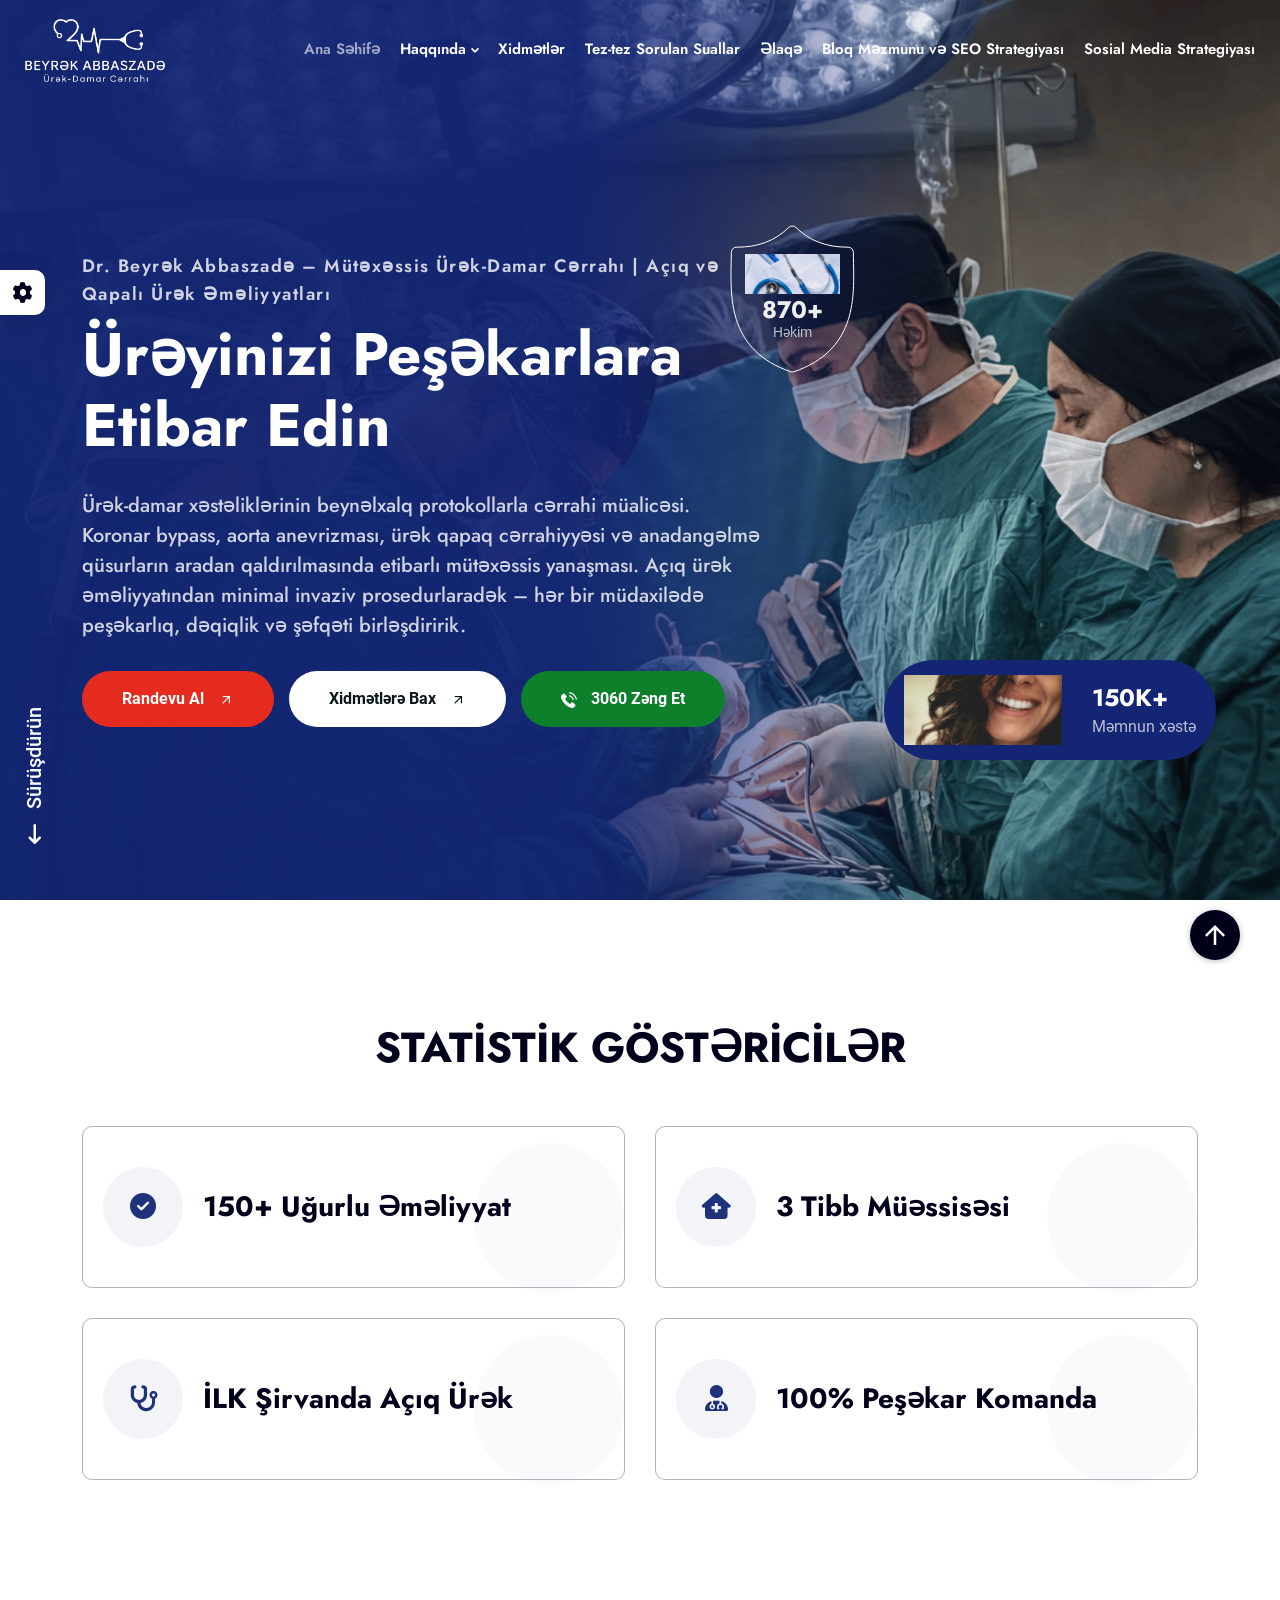
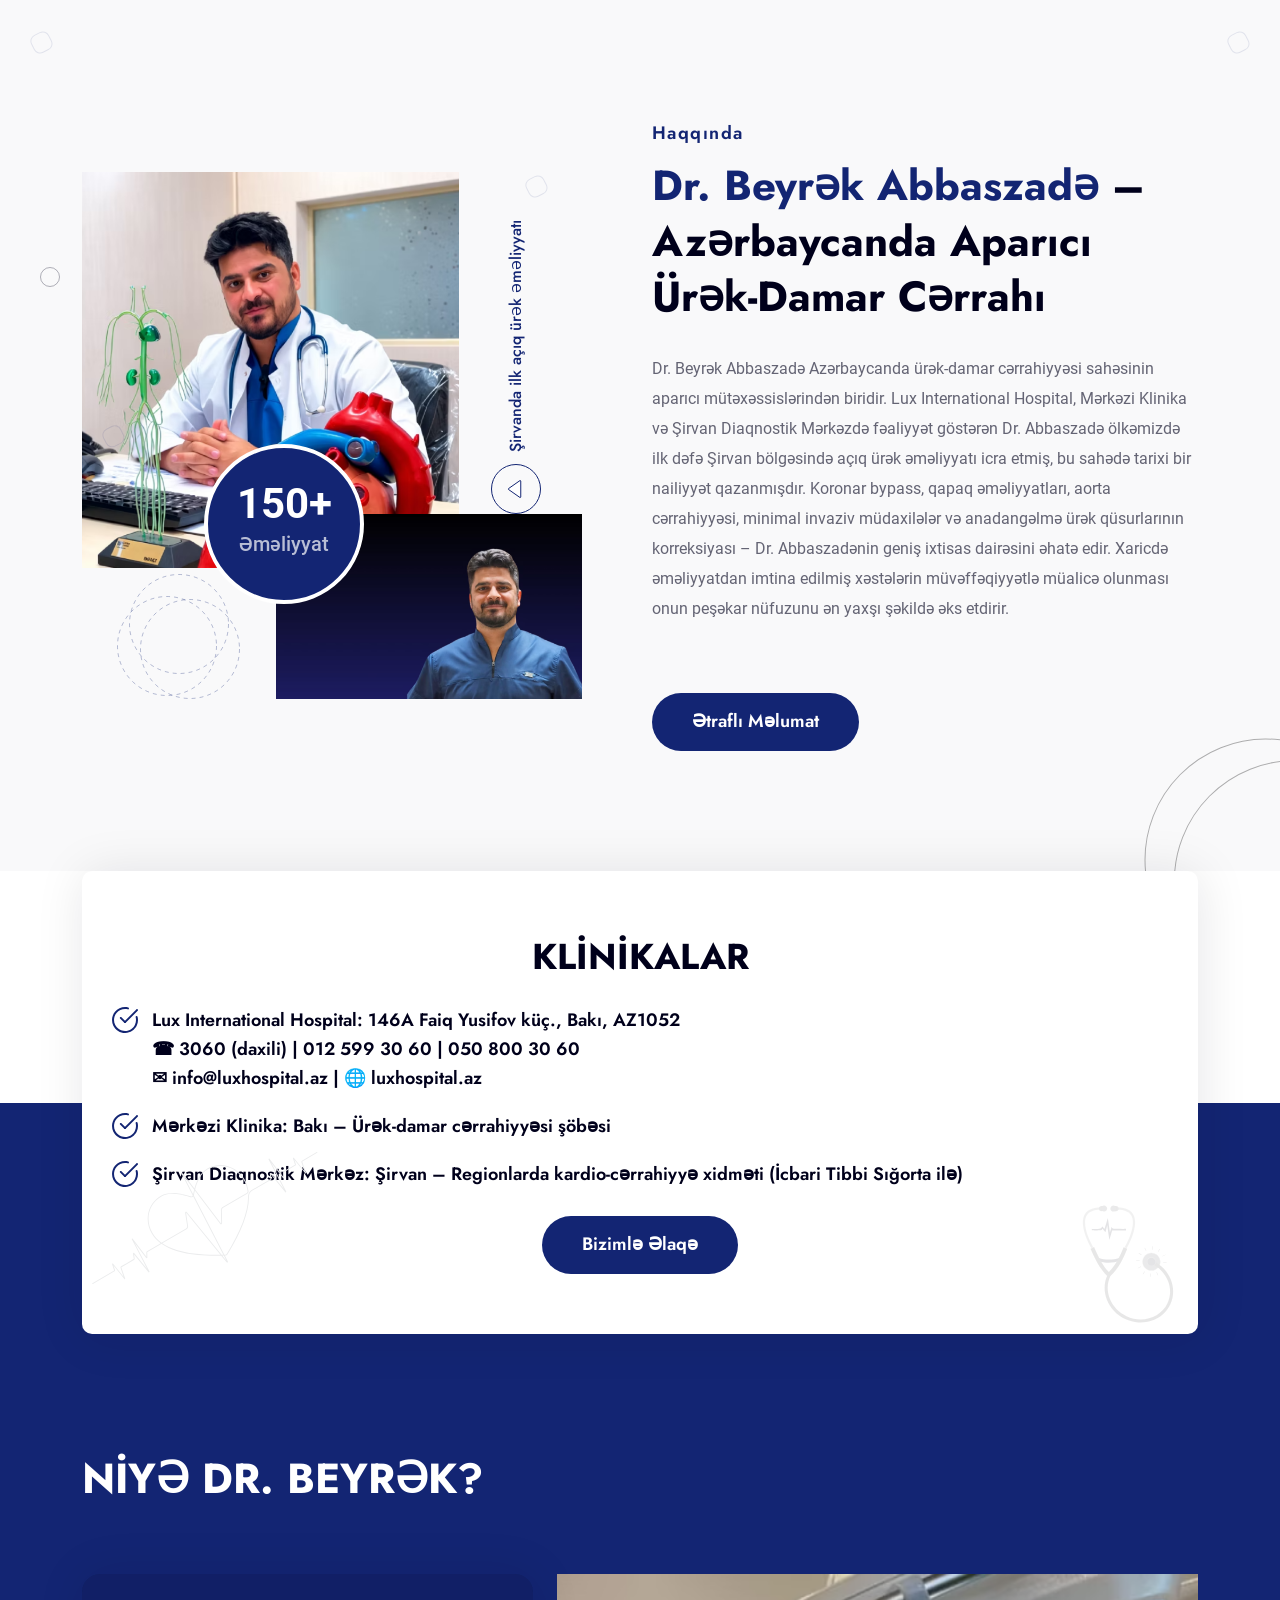
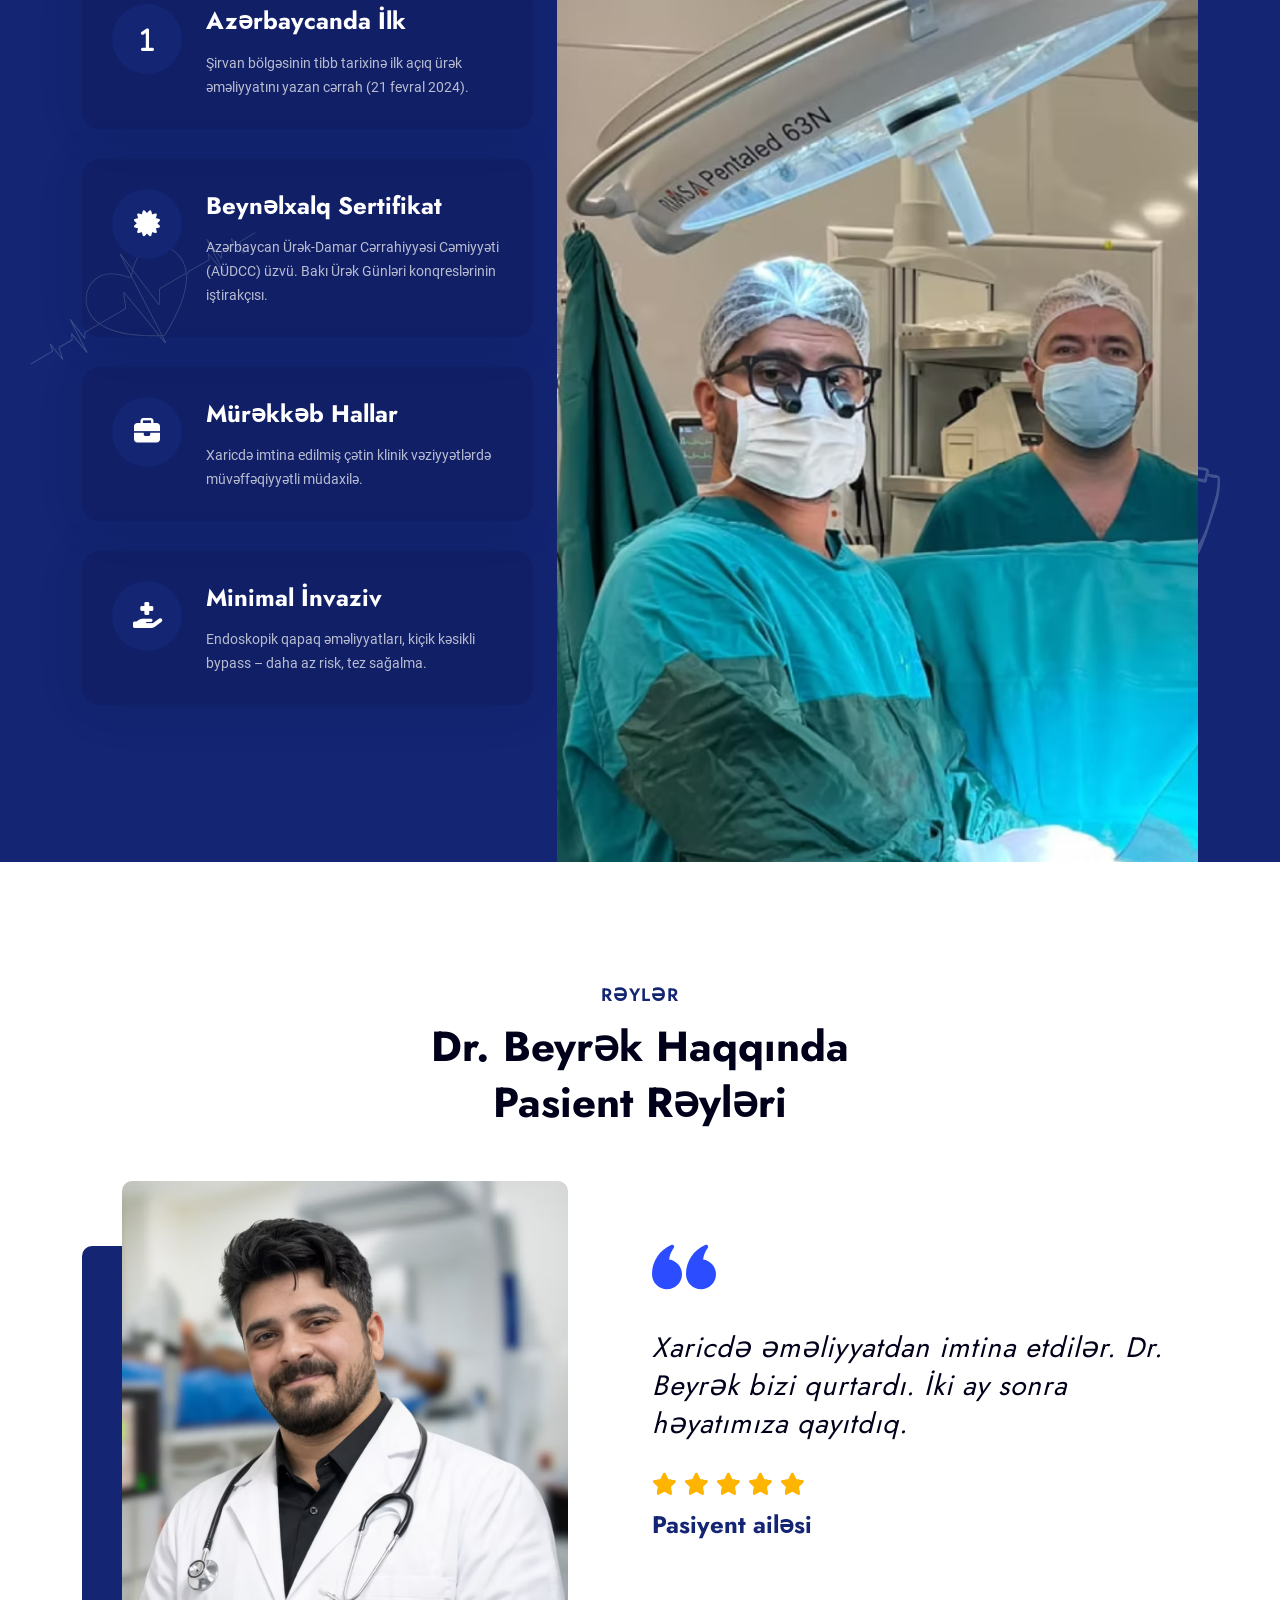
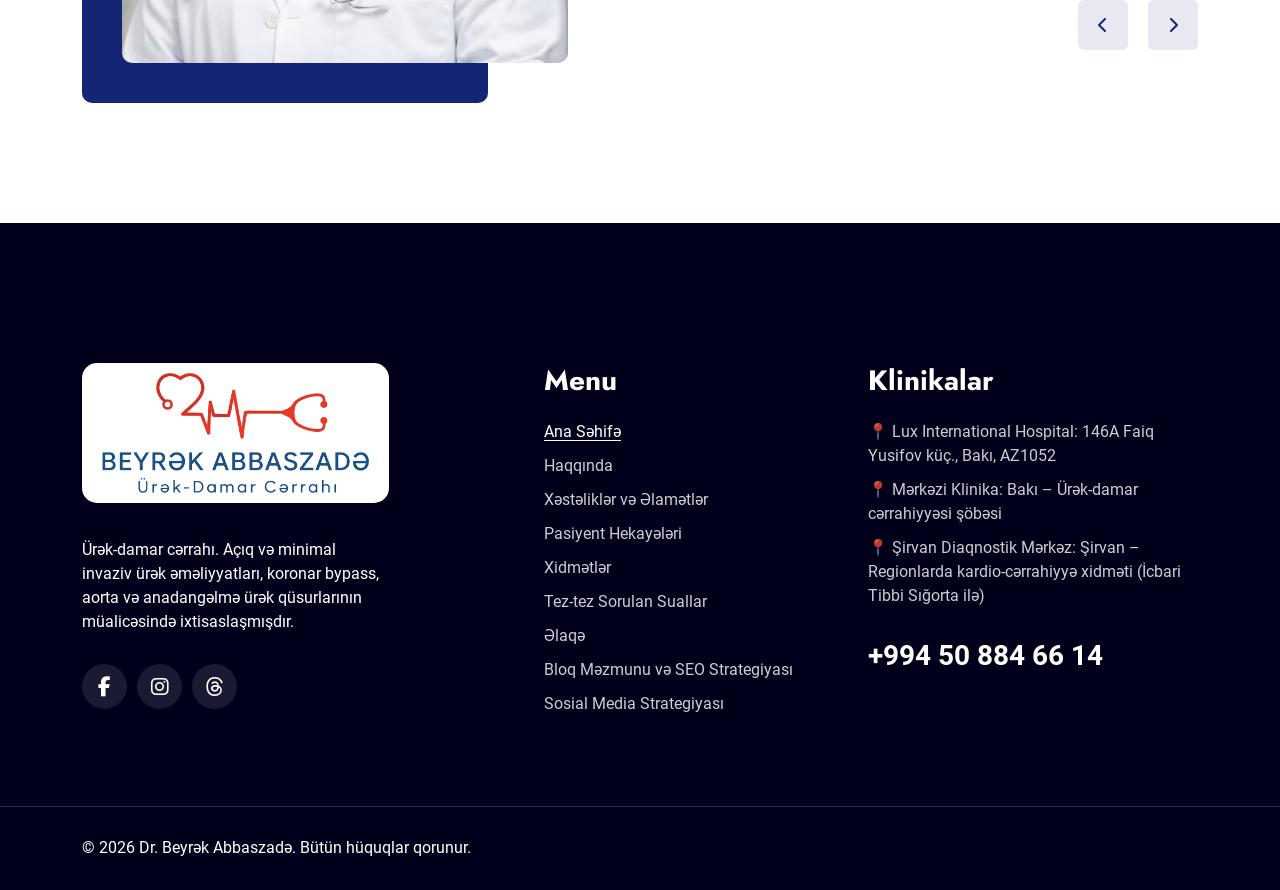
<file: index.html>
<!DOCTYPE html>
<html class="no-js" lang="az">

<head>
  <!-- Meta Tags -->
  <meta charset="utf-8">
  <meta http-equiv="x-ua-compatible" content="ie=edge">
  <meta name="viewport" content="width=device-width, initial-scale=1">
  <meta name="author" content="Aysel Mammad">
  <meta name="description" content="Dr. Beyrək Abbaszadə — Bakıda təcrübəli ürək-damar cərrahı. Koronar bypass, qapaq cərrahiyyəsi, aorta əməliyyatı. 150+ uğurlu əməliyyat. Növbə al..">
  <!-- Favicon Icon -->
  <link rel="icon" href="assets/img/favicon.png">
  <!-- Site Title -->
  <title>Ana Səhifə | Ürək-Damar Cərrahı, Dr. Beyrək Abbaszadə</title>
  <link rel="stylesheet" href="assets/css/bootstrap.min.css">
  <link rel="stylesheet" href="assets/css/fontawesome.min.css">
  <link rel="stylesheet" href="assets/css/animate.css">
  <link rel='stylesheet' href="assets/css/icon-micare.css">
  <link rel="stylesheet" href="assets/css/slick.min.css">
  <link rel="stylesheet" href="assets/css/odometer.css">
  <link rel="stylesheet" href="assets/css/light-gallerr.min.css">
  <link rel="stylesheet" href="assets/css/jquery-ui.min.css">
  <link rel="stylesheet" href="assets/css/jquery-timepicker.min.css">
  <link rel="stylesheet" href="assets/css/select2.min.css">
  <link rel="stylesheet" href="assets/css/style.css">
</head>

<body>
  <!-- Start Preloader -->
  <div class="cs_preloader">
    <div class="cs_preloader_in">
      <div class="cs_wave_first">
        <svg enable-background="new 0 0 300.08 300.08" viewBox="0 0 300.08 300.08" xmlns="http://www.w3.org/2000/svg"><path d="m293.26 184.14h-82.877l-12.692-76.138c-.546-3.287-3.396-5.701-6.718-5.701-.034 0-.061 0-.089 0-3.369.027-6.199 2.523-6.677 5.845l-12.507 87.602-14.874-148.69c-.355-3.43-3.205-6.056-6.643-6.138-.048 0-.096 0-.143 0-3.39 0-6.274 2.489-6.752 5.852l-19.621 137.368h-9.405l-12.221-42.782c-.866-3.028-3.812-5.149-6.8-4.944-3.13.109-5.777 2.332-6.431 5.395l-8.941 42.332h-73.049c-3.771 0-6.82 3.049-6.82 6.82 0 3.778 3.049 6.82 6.82 6.82h78.566c3.219 0 6.002-2.251 6.67-5.408l4.406-20.856 6.09 21.313c.839 2.939 3.526 4.951 6.568 4.951h20.46c3.396 0 6.274-2.489 6.752-5.845l12.508-87.596 14.874 148.683c.355 3.437 3.205 6.056 6.643 6.138h.143c3.39 0 6.274-2.489 6.752-5.845l14.227-99.599 6.397 38.362c.546 3.287 3.396 5.702 6.725 5.702h88.66c3.771 0 6.82-3.049 6.82-6.82-.001-3.772-3.05-6.821-6.821-6.821z" /></svg>
      </div>
      <div class="cs_wave_second">
        <svg enable-background="new 0 0 300.08 300.08" viewBox="0 0 300.08 300.08" xmlns="http://www.w3.org/2000/svg"><path d="m293.26 184.14h-82.877l-12.692-76.138c-.546-3.287-3.396-5.701-6.718-5.701-.034 0-.061 0-.089 0-3.369.027-6.199 2.523-6.677 5.845l-12.507 87.602-14.874-148.69c-.355-3.43-3.205-6.056-6.643-6.138-.048 0-.096 0-.143 0-3.39 0-6.274 2.489-6.752 5.852l-19.621 137.368h-9.405l-12.221-42.782c-.866-3.028-3.812-5.149-6.8-4.944-3.13.109-5.777 2.332-6.431 5.395l-8.941 42.332h-73.049c-3.771 0-6.82 3.049-6.82 6.82 0 3.778 3.049 6.82 6.82 6.82h78.566c3.219 0 6.002-2.251 6.67-5.408l4.406-20.856 6.09 21.313c.839 2.939 3.526 4.951 6.568 4.951h20.46c3.396 0 6.274-2.489 6.752-5.845l12.508-87.596 14.874 148.683c.355 3.437 3.205 6.056 6.643 6.138h.143c3.39 0 6.274-2.489 6.752-5.845l14.227-99.599 6.397 38.362c.546 3.287 3.396 5.702 6.725 5.702h88.66c3.771 0 6.82-3.049 6.82-6.82-.001-3.772-3.05-6.821-6.821-6.821z" /></svg>
      </div>
    </div>
  </div>
  <!-- End Preloader -->
  <!-- Start Header Section -->
  <header class="cs_site_header cs_style_1 cs_sticky_header cs_heading_font">
    <div class="cs_main_header">
      <div class="container-fluid">
        <div class="cs_main_header_in">
          <div class="cs_main_header_left diff_header">
            <a class="cs_site_branding" href="index.html">
              <img src="assets/img/Dr.-Beyrək-Abbaszadə-Logo.png" alt="Logo">
            </a>
            <div class="cs_nav cs_fs_18 cs_semibold">
              <div class="cs_nav_list_wrap">
                <ul class="cs_nav_list">
                  <li><a href="index.html" class="active">Ana Səhifə</a></li>
                  <li class="menu-item-has-children">
                    <a href="about.html">Haqqında</a>
                    <ul>
                      <li><a href="#">Xəstəliklər və Əlamətlər</a></li>
                      <li><a href="#">Pasiyent Hekayələri</a></li>
                    </ul>
                  </li>
                  <li><a href="services.html">Xidmətlər</a></li>
                  <li><a href="faq.html">Tez-tez Sorulan Suallar</a></li>
                  <li><a href="contact.html">Əlaqə</a></li>
                  <li><a href="blog.html">Bloq Məzmunu və SEO Strategiyası</a></li>
                  <li><a href="#">Sosial Media Strategiyası</a></li>
                </ul>
              </div>
            </div>
          </div>
        </div>
      </div>
    </div>
  </header>
  <div class="cs_modal_search cs_center">
    <div class="cs_search_overlay cs_header_overlay"></div>
    <form action="#" class="cs_modal_search_form">
      <button class="cs_search_close" type="button">
        <svg width="40" height="40" viewBox="0 0 40 40" fill="none" xmlns="http://www.w3.org/2000/svg">
          <path
            d="M26.4233 14.7567L21.18 20L26.4233 25.2433C26.7483 25.5683 26.7483 26.0967 26.4233 26.4217C26.26 26.585 26.0467 26.665 25.8333 26.665C25.62 26.665 25.4067 26.5833 25.2433 26.4217L20 21.1783L14.7567 26.4217C14.5933 26.585 14.38 26.665 14.1667 26.665C13.9533 26.665 13.74 26.5833 13.5767 26.4217C13.2517 26.0967 13.2517 25.5683 13.5767 25.2433L18.82 20L13.5767 14.7567C13.2517 14.4317 13.2517 13.9033 13.5767 13.5783C13.9017 13.2533 14.43 13.2533 14.755 13.5783L19.9983 18.8217L25.2417 13.5783C25.5667 13.2533 26.095 13.2533 26.42 13.5783C26.745 13.9033 26.745 14.4317 26.42 14.7567H26.4233ZM40 20C40 31.0283 31.0283 40 20 40C8.97167 40 0 31.0283 0 20C0 8.97167 8.97167 0 20 0C31.0283 0 40 8.97167 40 20ZM38.3333 20C38.3333 9.89167 30.1083 1.66667 20 1.66667C9.89167 1.66667 1.66667 9.89167 1.66667 20C1.66667 30.1083 9.89167 38.3333 20 38.3333C30.1083 38.3333 38.3333 30.1083 38.3333 20Z"
            fill="currentColor" />
        </svg>
      </button>
      <input type="text" placeholder="Type to search..." class="cs_fs_32 cs_modal_search_input">
    </form>
  </div>
  <!-- End Header Section -->
  <!-- Start Hero Section -->
  <section class="cs_hero cs_style_1 cs_bg_filed position-relative" data-src="assets/img/banner.png">
    <div class="cs_hero_overlay position-absolute"></div>
    <div class="container">
      <div class="cs_hero_content_wrapper">
        <div class="cs_hero_content wow fadeInRight" data-wow-duration="0.9s" data-wow-delay="0.25s">
          <h3 class="cs_hero_title_mini cs_fs_18 cs_white_color cs_semibold">Dr. Beyrək Abbaszadə – Mütəxəssis Ürək-Damar Cərrahı | Açıq və Qapalı Ürək Əməliyyatları</h3>
          <h1 class="cs_hero_title cs_fs_64 cs_white_color">Ürəyinizi Peşəkarlara Etibar Edin</h1>
          <p class="cs_hero_subtitle cs_fs_20 cs_medium cs_white_color cs_heading_font">Ürək-damar xəstəliklərinin beynəlxalq protokollarla cərrahi müalicəsi. Koronar bypass, aorta anevrizması, ürək qapaq cərrahiyyəsi və anadangəlmə qüsurların aradan qaldırılmasında etibarlı mütəxəssis yanaşması. Açıq ürək əməliyyatından minimal invaziv prosedurlaradək – hər bir müdaxilədə peşəkarlıq, dəqiqlik və şəfqəti birləşdiririk.</p>
          <div class="wrap-btn fade-item fade-item-3">
            <div class="hero_buttons flex-wrap">
                <a href="appointment.html" class="hero_button" target="_blank" rel="nofollow">
                    Randevu Al <i aria-hidden="true" class="icon-micare-arrow-right"></i>
                </a>
                                                                                
                <a href="services.html" class="hero_button white" target="_blank" rel="nofollow">
                    Xidmətlərə Bax <i aria-hidden="true" class="icon-micare-arrow-right"></i>
                </a>

                <a href="tel:+9943060" class="hero_button call">
                    <i aria-hidden="true" class="icon-micare-phone4"></i> 3060 Zəng Et
                </a>
            </div>
            </div>
        </div>
      </div>
    </div>
    <div class="cs_hero_doctorbox cs_center position-absolute wow fadeInDown" data-wow-duration="0.8s" data-wow-delay="0.45s">
      <div class="cs_hero_doctorbox_shape">
        <svg width="125" height="148" viewBox="0 0 125 148" fill="none" xmlns="http://www.w3.org/2000/svg">
          <path d="M123.519 38.592C123.444 34.6503 123.372 30.9264 123.372 27.3243C123.372 24.5018 121.085 22.214 118.262 22.214C96.4073 22.214 79.7679 15.9326 65.8979 2.44702C63.9138 0.517212 60.7564 0.518112 58.7729 2.44702C44.9045 15.9326 28.2677 22.214 6.41438 22.214C3.59191 22.214 1.30378 24.5018 1.30378 27.3243C1.30378 30.9273 1.2332 34.6524 1.15748 38.595C0.45716 75.2777 -0.50214 125.517 60.6615 146.718C61.204 146.906 61.7696 147 62.3351 147C62.9006 147 63.4667 146.906 64.0086 146.718C125.177 125.516 124.219 75.2756 123.519 38.592Z" fill="currentColor" fill-opacity="0.11" stroke="white" stroke-miterlimit="10" />
        </svg>
      </div>
      <div class="cs_hero_doctorbox_content">
        <div class="cs_hero_doctorbox_thumbnail">
          <img src="assets/img/doctors.png" alt="doctors">
        </div>
        <h3 class="cs_hero_doctorbox_title cs_fs_24 cs_bold cs_white_color mb-0">870+</h3>
        <p class="cs_hero_doctorbox_subtitle cs_fs_14 mb-0">Həkim</p>
      </div>
    </div>
    <div class="cs_hero_patientbox cs_accent_bg position-absolute wow fadeInRight" data-wow-duration="0.9s" data-wow-delay="0.5s">
      <div class="cs_hero_patientbox_content">
        <div class="cs_hero_patientbox_thumb">
          <img src="assets/img/patient.png" alt="Image">
        </div>
        <div class="cs_hero_patientbox_info">
          <h3 class="cs_hero_patientbox_title cs_fs_24 cs_bold cs_white_color mb-0">150K+</h3>
          <p class="cs_hero_patientbox_subtitle cs_white_color mb-0">Məmnun xəstə</p>
        </div>
      </div>
    </div>
    <a href="#about" class="cs_scroll_more_btn cs_fs_20 cs_white_color cs_medium position-absolute">
      <span class="cs_scroll_more_btn_in">
        <i class="fa-solid fa-arrow-left-long"></i> Sürüşdürün
      </span>
    </a>
  </section>
  <!-- End Hero Section -->
  <!-- Start Department Section -->
  <section class="cs_department cs_style_1">
    <div class="cs_height_120 cs_height_lg_80"></div>
    <div class="container">
      <div class="cs_section_heading cs_style_1 cs_text_center wow fadeInUp" data-wow-duration="0.9s" data-wow-delay="0.25s">
        <h2 class="cs_section_title cs_fs_48 mb-0">STATİSTİK GÖSTƏRİCİLƏR</h2>
      </div>
      <div class="cs_height_50 cs_height_lg_40"></div>
      <div class="row cs_row_gap_30 cs_gap_y_30">
        <div class="col-md-6">
          <div class="cs_iconbox cs_style_1 cs_radius_10 position-relative w-100">
            <div class="cs_iconbox_header">
              <div class="cs_iconbox_icon cs_center">
                <i class="fa-solid fa-circle-check cs_fs_28"></i>
              </div>
              <h3 class="cs_iconbox_title cs_fs_32 cs_bold mb-0">150+ Uğurlu Əməliyyat</h3>
            </div>
            <div class="cs_iconbox_shape position-absolute"></div>
        </div>
        </div>
        <div class="col-md-6">
          <div class="cs_iconbox cs_style_1 cs_radius_10 position-relative w-100">
            <div class="cs_iconbox_header">
              <div class="cs_iconbox_icon cs_center">
                <i class="fa-solid fa-house-medical cs_fs_28"></i>
              </div>
              <h3 class="cs_iconbox_title cs_fs_32 cs_bold mb-0">3 Tibb Müəssisəsi</h3>
            </div>
            <div class="cs_iconbox_shape position-absolute"></div>
        </div>
        </div>
        <div class="col-md-6">
          <div class="cs_iconbox cs_style_1 cs_radius_10 position-relative w-100">
            <div class="cs_iconbox_header">
              <div class="cs_iconbox_icon cs_center">
                <i class="fa-solid fa-stethoscope cs_fs_28"></i>
              </div>
              <h3 class="cs_iconbox_title cs_fs_32 cs_bold mb-0">İLK Şirvanda Açıq Ürək</h3>
            </div>
            <div class="cs_iconbox_shape position-absolute"></div>
        </div>
        </div>
        <div class="col-md-6">
          <div class="cs_iconbox cs_style_1 cs_radius_10 position-relative w-100">
            <div class="cs_iconbox_header">
              <div class="cs_iconbox_icon cs_center">
                <i class="fa-solid fa-user-doctor cs_fs_28"></i>
              </div>
              <h3 class="cs_iconbox_title cs_fs_32 cs_bold mb-0">100% Peşəkar Komanda</h3>
            </div>
            <div class="cs_iconbox_shape position-absolute"></div>
        </div>
        </div>
      </div>
    </div>
    <div class="cs_height_120 cs_height_lg_80"></div>
  </section>
  <!-- End Department Section -->
  <!-- Start About Section -->
  <section class="cs_about cs_style_1 position-relative" id="about">
    <div class="cs_height_120 cs_height_lg_80"></div>
    <div class="container">
      <div class="row align-items-center cs_gap_y_40">
        <div class="col-lg-6">
          <div class="cs_about_thumbnail">
            <div class="cs_about_thumbnail_1">
              <img src="assets/img/Dr.-Beyrək-Abbaszadə-About.png" alt="Dr. Beyrək Abbaszadə">
              <a href="https://www.youtube.com/embed/f3v9ULZ2zOc" class="cs_player_btn cs_style_1 cs_video_open">
                <span class="cs_player_btn_icon cs_center">
                  <img src="assets/img/icons/player_icon.svg" alt="Icon">
                </span>
                <span class="cs_play_btn_text cs_fs_18 cs_semibold cs_accent_color">Şirvanda ilk açıq ürək əməliyyatı</span>
              </a>
            </div>
            <div class="cs_about_thumbnail_2">
              <img src="assets/img/Dr.-Beyrək-Abbaszadə-About2.png" alt="About Image">
              <svg class="cs_about_thumbnail_shape_2 cs_accent_color" width="123" height="125" viewBox="0 0 123 125" fill="none" xmlns="http://www.w3.org/2000/svg">
                <circle opacity="0.3" cx="73" cy="75" r="49.5" stroke="currentColor" stroke-dasharray="4 4"/>
                <circle opacity="0.3" cx="62" cy="50" r="49.5" stroke="currentColor" stroke-dasharray="4 4"/>
                <circle opacity="0.3" cx="50" cy="72" r="49.5" stroke="currentColor" stroke-dasharray="4 4"/>
              </svg>
            </div>
            <div class="cs_experience_box cs_center cs_accent_bg cs_radius_50">
              <p class="cs_experience_box_number cs_fs_48 cs_bold cs_white_color">150+</p>
              <p class="cs_experience_box_title cs_fs_20 cs_medium cs_white_color">Əməliyyat</p>
            </div>
          </div>
        </div>
        <div class="col-lg-6 wow fadeInRight" data-wow-duration="0.9s" data-wow-delay="0.25s">
          <div class="cs_about_content">
            <div class="cs_section_heading cs_style_1">
              <p class="cs_section_subtitle cs_accent_color cs_fs_18 cs_semibold cs_heading_font">Haqqında</p>
              <h2 class="cs_section_title cs_fs_48 mb-0"><span class="cs_accent_color">Dr. Beyrək Abbaszadə</span> – Azərbaycanda aparıcı ürək-damar cərrahı</h2>
            </div>
            <p class="cs_about_text">Dr. Beyrək Abbaszadə Azərbaycanda ürək-damar cərrahiyyəsi sahəsinin aparıcı mütəxəssislərindən biridir. Lux International Hospital, Mərkəzi Klinika və Şirvan Diaqnostik Mərkəzdə fəaliyyət göstərən Dr. Abbaszadə ölkəmizdə ilk dəfə Şirvan bölgəsində açıq ürək əməliyyatı icra etmiş, bu sahədə tarixi bir nailiyyət qazanmışdır.
                Koronar bypass, qapaq əməliyyatları, aorta cərrahiyyəsi, minimal invaziv müdaxilələr və anadangəlmə ürək qüsurlarının korreksiyası – Dr. Abbaszadənin geniş ixtisas dairəsini əhatə edir. Xaricdə əməliyyatdan imtina edilmiş xəstələrin müvəffəqiyyətlə müalicə olunması onun peşəkar nüfuzunu ən yaxşı şəkildə əks etdirir.
            </p>

            <a href="about.html" class="cs_btn cs_style_1 cs_fs_18 cs_semibold cs_accent_bg  cs_radius_100"><span class="cs_btn_text">Ətraflı Məlumat</span></a>
          </div>
        </div>
      </div>
    </div>
    <div class="cs_about_shape_1">
      <img src="assets/img/about_shape_1.svg" alt="Shape Image">
    </div>
    <div class="cs_about_shape_2">
      <img src="assets/img/about_shape_1.svg" alt="Shape Image">
    </div>
    <div class="cs_about_shape_3">
      <img src="assets/img/about_shape_1.svg" alt="Shape Image">
    </div>
    <div class="cs_about_shape_4">
      <img src="assets/img/about_shape_1.svg" alt="Shape Image">
    </div>
    <div class="cs_about_shape_5">
      <img src="assets/img/about_shape_4.svg" alt="Shape Image">
    </div>
    <div class="cs_height_120 cs_height_lg_80"></div>
  </section>
  <!-- End About Section -->
  <!-- Start Video Section -->
  <section class="cs_video_section cs_style_1 cs_accent_bg position-relative">
    <div class="container">
      <div class="cs_vider_wrapper cs_style_1">
        <h2 class="cs_video_title">KLİNİKALAR</h2>

        <ul class="cs_list cs_style_1 cs_mp0 diff_list">
            <li>
                <svg class="cs_accent_color" width="26" height="26" viewBox="0 0 26 26" fill="none" xmlns="http://www.w3.org/2000/svg">
                    <path d="M13.0097 25.9988C8.06573 25.9993 3.50673 23.1663 1.32323 18.7073C-0.886265 14.1938 -0.217265 8.56483 2.98873 4.70033C6.19124 0.839828 11.3977 -0.844672 16.2517 0.408828C16.7862 0.546828 17.1077 1.09233 16.9702 1.62733C16.8322 2.16233 16.2862 2.48333 15.7517 2.34583C11.6457 1.28533 7.23874 2.71033 4.52823 5.97783C1.81624 9.24733 1.25023 14.0098 3.11974 17.8288C4.98223 21.6328 9.09073 24.1108 13.3077 23.9958C17.5242 23.8808 21.3507 21.3163 23.0562 17.4628C24.0577 15.1998 24.2697 12.6373 23.6522 10.2468C23.5142 9.71233 23.8357 9.16683 24.3707 9.02833C24.9042 8.88983 25.4507 9.21183 25.5892 9.74683C26.3182 12.5713 26.0687 15.5993 24.8857 18.2723C22.8697 22.8273 18.3462 25.8588 13.3627 25.9948C13.2447 25.9973 13.1267 25.9988 13.0097 25.9988Z" fill="currentColor"></path>
                    <path d="M12.9999 16.1171C12.7439 16.1171 12.4879 16.0196 12.2929 15.8241C11.9024 15.4336 11.9024 14.8006 12.2929 14.4101L24.2929 2.41006C24.6829 2.01956 25.3169 2.01956 25.7069 2.41006C26.0974 2.80056 26.0974 3.43356 25.7069 3.82406L13.7069 15.8241C13.5119 16.0191 13.2559 16.1171 12.9999 16.1171Z" fill="currentColor"></path>
                    <path d="M13.0002 16.1174C12.7442 16.1174 12.4882 16.0199 12.2932 15.8244L8.05069 11.5819C7.66019 11.1914 7.66019 10.5584 8.05069 10.1679C8.44069 9.77737 9.07469 9.77737 9.46469 10.1679L13.7072 14.4104C14.0977 14.8009 14.0977 15.4339 13.7072 15.8244C13.5122 16.0194 13.2562 16.1174 13.0002 16.1174Z" fill="currentColor"></path>
                </svg>
                Lux International Hospital: 146A Faiq Yusifov küç., Bakı, AZ1052

                <span>☎ 3060 (daxili) | 012 599 30 60 | 050 800 30 60</span>
                <span>✉ info@luxhospital.az | 🌐 luxhospital.az</span>
            </li>
            <li>
                <svg class="cs_accent_color" width="26" height="26" viewBox="0 0 26 26" fill="none" xmlns="http://www.w3.org/2000/svg">
                    <path d="M13.0097 25.9988C8.06573 25.9993 3.50673 23.1663 1.32323 18.7073C-0.886265 14.1938 -0.217265 8.56483 2.98873 4.70033C6.19124 0.839828 11.3977 -0.844672 16.2517 0.408828C16.7862 0.546828 17.1077 1.09233 16.9702 1.62733C16.8322 2.16233 16.2862 2.48333 15.7517 2.34583C11.6457 1.28533 7.23874 2.71033 4.52823 5.97783C1.81624 9.24733 1.25023 14.0098 3.11974 17.8288C4.98223 21.6328 9.09073 24.1108 13.3077 23.9958C17.5242 23.8808 21.3507 21.3163 23.0562 17.4628C24.0577 15.1998 24.2697 12.6373 23.6522 10.2468C23.5142 9.71233 23.8357 9.16683 24.3707 9.02833C24.9042 8.88983 25.4507 9.21183 25.5892 9.74683C26.3182 12.5713 26.0687 15.5993 24.8857 18.2723C22.8697 22.8273 18.3462 25.8588 13.3627 25.9948C13.2447 25.9973 13.1267 25.9988 13.0097 25.9988Z" fill="currentColor"></path>
                    <path d="M12.9999 16.1171C12.7439 16.1171 12.4879 16.0196 12.2929 15.8241C11.9024 15.4336 11.9024 14.8006 12.2929 14.4101L24.2929 2.41006C24.6829 2.01956 25.3169 2.01956 25.7069 2.41006C26.0974 2.80056 26.0974 3.43356 25.7069 3.82406L13.7069 15.8241C13.5119 16.0191 13.2559 16.1171 12.9999 16.1171Z" fill="currentColor"></path>
                    <path d="M13.0002 16.1174C12.7442 16.1174 12.4882 16.0199 12.2932 15.8244L8.05069 11.5819C7.66019 11.1914 7.66019 10.5584 8.05069 10.1679C8.44069 9.77737 9.07469 9.77737 9.46469 10.1679L13.7072 14.4104C14.0977 14.8009 14.0977 15.4339 13.7072 15.8244C13.5122 16.0194 13.2562 16.1174 13.0002 16.1174Z" fill="currentColor"></path>
                </svg>
                Mərkəzi Klinika: Bakı – Ürək-damar cərrahiyyəsi şöbəsi
            </li>
            <li>
                <svg class="cs_accent_color" width="26" height="26" viewBox="0 0 26 26" fill="none" xmlns="http://www.w3.org/2000/svg">
                    <path d="M13.0097 25.9988C8.06573 25.9993 3.50673 23.1663 1.32323 18.7073C-0.886265 14.1938 -0.217265 8.56483 2.98873 4.70033C6.19124 0.839828 11.3977 -0.844672 16.2517 0.408828C16.7862 0.546828 17.1077 1.09233 16.9702 1.62733C16.8322 2.16233 16.2862 2.48333 15.7517 2.34583C11.6457 1.28533 7.23874 2.71033 4.52823 5.97783C1.81624 9.24733 1.25023 14.0098 3.11974 17.8288C4.98223 21.6328 9.09073 24.1108 13.3077 23.9958C17.5242 23.8808 21.3507 21.3163 23.0562 17.4628C24.0577 15.1998 24.2697 12.6373 23.6522 10.2468C23.5142 9.71233 23.8357 9.16683 24.3707 9.02833C24.9042 8.88983 25.4507 9.21183 25.5892 9.74683C26.3182 12.5713 26.0687 15.5993 24.8857 18.2723C22.8697 22.8273 18.3462 25.8588 13.3627 25.9948C13.2447 25.9973 13.1267 25.9988 13.0097 25.9988Z" fill="currentColor"></path>
                    <path d="M12.9999 16.1171C12.7439 16.1171 12.4879 16.0196 12.2929 15.8241C11.9024 15.4336 11.9024 14.8006 12.2929 14.4101L24.2929 2.41006C24.6829 2.01956 25.3169 2.01956 25.7069 2.41006C26.0974 2.80056 26.0974 3.43356 25.7069 3.82406L13.7069 15.8241C13.5119 16.0191 13.2559 16.1171 12.9999 16.1171Z" fill="currentColor"></path>
                    <path d="M13.0002 16.1174C12.7442 16.1174 12.4882 16.0199 12.2932 15.8244L8.05069 11.5819C7.66019 11.1914 7.66019 10.5584 8.05069 10.1679C8.44069 9.77737 9.07469 9.77737 9.46469 10.1679L13.7072 14.4104C14.0977 14.8009 14.0977 15.4339 13.7072 15.8244C13.5122 16.0194 13.2562 16.1174 13.0002 16.1174Z" fill="currentColor"></path>
                </svg>
                Şirvan Diaqnostik Mərkəz: Şirvan – Regionlarda kardio-cərrahiyyə xidməti (İcbari Tibbi Sığorta ilə)
            </li>
        </ul>

        <div class="cs_btns_group wow fadeInUp" data-wow-duration="0.9s" data-wow-delay="0.25s">
          <a href="contact.html" class="cs_btn cs_style_1 cs_fs_18 cs_semibold cs_accent_bg  cs_radius_100">
            <span class="cs_btn_text">Bizimlə Əlaqə</span>
          </a>
        </div>
        <div class="cs_video_shape_3">
          <img src="assets/img/heartbeat.svg" alt="Icon">
        </div>
        <div class="cs_video_shape_4">
          <img src="assets/img/stethoscope.svg" alt="Icon">
        </div>
      </div>
      <div class="cs_video_shape_1">
        <img src="assets/img/icons/coronavirus.svg" alt="Icon">
      </div>
      <div class="cs_video_shape_2">
        <img src="assets/img/icons/health-insurance.svg" alt="Icon" class="cs_spinner_img">
      </div>
    </div>
  </section>
  <!-- End Video Section  -->
  <!-- Start Feature Section -->
  <section class="cs_service_area cs_accent_bg position-relative">
    <div class="cs_height_120 cs_height_lg_80"></div>
    <div class="container">
      <div class="cs_section_heading cs_style_1 cs_type_1">
        <div class="cs_section_heading_left">
          <h2 class="cs_section_title cs_white_color">NİYƏ DR. BEYRƏK?</h2>
        </div>
      </div>
      <div class="cs_height_50 cs_height_lg_40"></div>
      <div class="row cs_gap_y_40">
        <div class="col-xl-5">
          <div class="cs_iconbox_wrapper cs_style_2">
            <div class="cs_iconbox cs_style_2 wow fadeInUp" data-wow-duration="0.9s" data-wow-delay="0.25s">
              <div class="cs_iconbox_icon cs_center">
                <i class="fa-solid fa-1 cs_fs_28"></i>
              </div>
              <div class="cs_iconbox_text">
                <h3 class="cs_iconbox_title cs_fs_24 cs_white_color">Azərbaycanda İlk
                </h3>
                <p class="cs_iconbox_subtitle cs_white_color mb-0">Şirvan bölgəsinin tibb tarixinə ilk açıq ürək əməliyyatını yazan cərrah (21 fevral 2024).</p>
              </div>
            </div>
            <div class="cs_iconbox cs_style_2 wow fadeInUp" data-wow-duration="0.9s" data-wow-delay="0.35">
              <div class="cs_iconbox_icon cs_center">
                <i class="fa-solid fa-certificate cs_fs_28"></i>
              </div>
              <div class="cs_iconbox_text">
                <h3 class="cs_iconbox_title cs_fs_24 cs_white_color">Beynəlxalq Sertifikat</h3>
                <p class="cs_iconbox_subtitle cs_white_color mb-0">Azərbaycan Ürək-Damar Cərrahiyyəsi Cəmiyyəti (AÜDCC) üzvü. Bakı Ürək Günləri konqreslərinin iştirakçısı.</p>
              </div>
            </div>
            <div class="cs_iconbox cs_style_2 wow fadeInUp" data-wow-duration="0.9s" data-wow-delay="0.45s">
              <div class="cs_iconbox_icon cs_center">
                <i class="fa-solid fa-briefcase cs_fs_28"></i>
              </div>
              <div class="cs_iconbox_text">
                <h3 class="cs_iconbox_title cs_fs_24 cs_white_color">Mürəkkəb Hallar
                </h3>
                <p class="cs_iconbox_subtitle cs_white_color mb-0">Xaricdə imtina edilmiş çətin klinik vəziyyətlərdə müvəffəqiyyətli müdaxilə.</p>
              </div>
            </div>
            <div class="cs_iconbox cs_style_2 wow fadeInUp" data-wow-duration="0.9s" data-wow-delay="0.55">
              <div class="cs_iconbox_icon cs_center">
                <i class="fa-solid fa-hand-holding-medical cs_fs_28"></i>
              </div>
              <div class="cs_iconbox_text">
                <h3 class="cs_iconbox_title cs_fs_24 cs_white_color">Minimal İnvaziv</h3>
                <p class="cs_iconbox_subtitle cs_white_color mb-0">Endoskopik qapaq əməliyyatları, kiçik kəsikli bypass – daha az risk, tez sağalma.</p>
                
              </div>
            </div>
          </div>
        </div>
        <div class="col-xl-7">
          <div class="cs_card_thumbnail wow fadeInRight" data-wow-duration="0.9s" data-wow-delay="0.25s">
            <img src="assets/img/Dr-Beyrək-Abbaszadə-Blog-4.png" alt="Dr. Beyrək Abbaszadə">
          </div>
        </div>
      </div>
    </div>
    <div class="cs_service_shape_1 position-absolute">
      <img src="assets/img/heartbeat_2.svg" alt="Shape">
    </div>
    <div class="cs_service_shape_2 position-absolute">
      <img src="assets/img/stethoscope_2.svg" alt="Shape" class="cs_spinner_img">        
    </div>
  </section>
  <!-- End Feature Section -->
  <!-- Start Feedback Section -->
  <section class="cs_testimonial cs_style_1">
    <div class="cs_height_120 cs_height_lg_80"></div>
    <div class="container">
      <div class="cs_section_heading cs_style_1 cs_text_center wow fadeInUp" data-wow-duration="0.9s" data-wow-delay="0.25s">
        <p class="cs_section_subtitle cs_accent_color cs_fs_18 cs_semibold cs_heading_font">RƏYLƏR</p>
        <h2 class="cs_section_title cs_fs_48 mb-0">Dr. Beyrək haqqında <br> pasient rəyləri</h2>
      </div>
      <div class="cs_height_50 cs_height_lg_40"></div>
      <div class="row cs_gap_y_30 align-items-center">
        <div class="col-lg-6">
          <div class="cs_testimonial_left">
            <div class="cs_testimonial_thumbnail">
              <img src="assets/img/Dr.-Beyrək.png" alt="Dr. Beyrək">
            </div>
          </div>
        </div>
        <div class="col-lg-6">
          <div class="cs_testimonial_content">
            <div class="cs_slider cs_style_1 cs_slider_gap_30 position-relative">
              <div class="cs_slider_container" data-autoplay="0" data-loop="1" data-speed="600" data-center="0"
                data-variable-width="0" data-slides-per-view="responsive" data-xs-slides="1" data-sm-slides="1"
                data-md-slides="1" data-lg-slides="1" data-add-slides="1">
                <div class="cs_slider_wrapper">
                  <div class="cs_slide">
                    <div class="cs_testimonial cs_style_1">
                      <div class="cs_quote_icon">
                        <img src="assets/img/icons/quote_icon.svg" alt="Quote Icon">
                      </div>
                      <p class="cs_testimonial_subtitle cs_fs_32">Xaricdə əməliyyatdan imtina etdilər. Dr. Beyrək bizi qurtardı. İki ay sonra həyatımıza qayıtdıq.</p>
                      <div class="cs_avatar cs_style_1">
                        <div class="cs_rating_container">
                          <div class="cs_rating" data-rating="5">
                            <div class="cs_rating_percentage"></div>
                          </div>
                        </div>
                        <div class="cs_avatar_info">
                          <h3 class="cs_avatar_title cs_fs_24">Pasiyent ailəsi</h3>
                        </div>
                      </div>
                    </div>
                  </div>
                  <div class="cs_slide">
                    <div class="cs_testimonial cs_style_1">
                      <div class="cs_quote_icon">
                        <img src="assets/img/icons/quote_icon.svg" alt="Quote Icon">
                      </div>
                      <p class="cs_testimonial_subtitle cs_fs_32">82 yaşında bypass keçirdim. 6 gün sonra evə getdim. Çox sağ olun, həkimim.</p>
                      <div class="cs_avatar cs_style_1">
                        <div class="cs_rating_container">
                          <div class="cs_rating" data-rating="5">
                            <div class="cs_rating_percentage"></div>
                          </div>
                        </div>
                        <div class="cs_avatar_info">
                          <h3 class="cs_avatar_title cs_fs_24">Hüseynqulu baba</h3>
                        </div>
                      </div>
                    </div>
                  </div>
                  <div class="cs_slide">
                    <div class="cs_testimonial cs_style_1">
                      <div class="cs_quote_icon">
                        <img src="assets/img/icons/quote_icon.svg" alt="Quote Icon">
                      </div>
                      <p class="cs_testimonial_subtitle cs_fs_32">4 damar bypass – klinik prosedur çox peşəkar aparıldı. Bütün göstəricilər normal.</p>
                      <div class="cs_avatar cs_style_1">
                        <div class="cs_rating_container">
                          <div class="cs_rating" data-rating="5">
                            <div class="cs_rating_percentage"></div>
                          </div>
                        </div>
                        <div class="cs_avatar_info">
                          <h3 class="cs_avatar_title cs_fs_24">Biləsuvar pasiyenti</h3>
                        </div>
                      </div>
                    </div>
                  </div><div class="cs_slide">
                    <div class="cs_testimonial cs_style_1">
                      <div class="cs_quote_icon">
                        <img src="assets/img/icons/quote_icon.svg" alt="Quote Icon">
                      </div>
                      <p class="cs_testimonial_subtitle cs_fs_32">32 yaşında ASD ilə gəldim. 5 gün sonra evə yazıldım. Gözəl komanda!</p>
                      <div class="cs_avatar cs_style_1">
                        <div class="cs_rating_container">
                          <div class="cs_rating" data-rating="5">
                            <div class="cs_rating_percentage"></div>
                          </div>
                        </div>
                        <div class="cs_avatar_info">
                          <h3 class="cs_avatar_title cs_fs_24">Gənc pasiyent</h3>
                        </div>
                      </div>
                    </div>
                  </div>
                </div>
              </div>
              <div class="cs_height_50 cs_height_lg_40"></div>
              <div class="cs_slider_arrows cs_style_1">
                <div class="cs_left_arrow cs_center cs_radius_6"><i class="fa-solid fa-chevron-left"></i></div>
                <div class="cs_right_arrow cs_center cs_radius_6"><i class="fa-solid fa-chevron-right"></i></div>
              </div>
            </div>
          </div>
        </div>
      </div>
    </div>
    <div class="cs_height_120 cs_height_lg_80"></div>
  </section>
  <!-- End Feedback Section -->
  <!-- Start Footer Section -->
  <footer class="cs_footer cs_style_1 cs_heading_bg">
    <div class="container cs_white_color">
      <div class="cs_footer_row">
        <div class="cs_footer_col">
          <div class="cs_footer_widget">
            <div class="cs_footer_text_widget">
              <img src="assets/img/Dr.-Beyrək-Abbaszadə-Logo.png" alt="Logo">
              <p>Ürək-damar cərrahı. Açıq və minimal invaziv ürək əməliyyatları, koronar bypass, aorta və anadangəlmə ürək qüsurlarının müalicəsində ixtisaslaşmışdır.</p>
            </div>
            <div class="cs_social_btns cs_style_1">
              <a href="https://www.facebook.com/61550082035111" target="_blank" class="cs_center">
                <i class="fa-brands fa-facebook-f"></i>
              </a>
              <a href="https://www.instagram.com/dr.beyrek/" target="_blank" class="cs_center">
                <i class="fa-brands fa-instagram"></i>
              </a>
              <a href="https://www.threads.com/@dr.beyrek" target="_blank" class="cs_center">
                <i class="fa-brands fa-threads"></i>
              </a>
            </div>
          </div>
        </div>
        <div class="cs_footer_col">
          <div class="cs_footer_widget">
            <h2 class="cs_footer_widget_title cs_fs_32 cs_white_color cs_bold">Menu</h2>
            <ul class="cs_footer_widget_menu">
                <li><a href="index.html" class="active">Ana Səhifə</a></li>
                <li><a href="about.html">Haqqında</a></li>
                <li><a href="#">Xəstəliklər və Əlamətlər</a></li>
                <li><a href="#">Pasiyent Hekayələri</a></li>
                <li><a href="services.html">Xidmətlər</a></li>
                <li><a href="faq.html">Tez-tez Sorulan Suallar</a></li>
                <li><a href="contact.html">Əlaqə</a></li>
                <li><a href="blog.html">Bloq Məzmunu və SEO Strategiyası</a></li>
                <li><a href="#">Sosial Media Strategiyası</a></li>
            </ul>
          </div>
        </div>
        <div class="cs_footer_col">
          <div class="cs_footer_widget">
            <h2 class="cs_footer_widget_title cs_fs_32 cs_white_color cs_bold">Klinikalar</h2>
            <ul class="cs_footer_widget_menu cs_address">
              <li>📍 Lux International Hospital: 146A Faiq Yusifov küç., Bakı, AZ1052</li>
              <li>📍 Mərkəzi Klinika: Bakı – Ürək-damar cərrahiyyəsi şöbəsi</li>
              <li>📍 Şirvan Diaqnostik Mərkəz: Şirvan – Regionlarda kardio-cərrahiyyə xidməti (İcbari Tibbi Sığorta ilə)</li>
              <li class="cs_fs_32 cs_bold cs_phone_number">
                <div class="cs_height_20 cs_height_lg_20"></div>
                <a href="tel:+994508846614">+994 50 884 66 14</a>
              </li>
            </ul>
          </div>
        </div>
      </div>
    </div>
    <div class="cs_footer_bottom cs_white_color">
      <div class="container">
        <div class="cs_footer_bottom_in">
          <p class="cs_copyright mb-0">© 2026 Dr. Beyrək Abbaszadə. Bütün hüquqlar qorunur.</p>
        </div>
      </div>
    </div>
  </footer>
  <!-- End Footer Section -->
  <!-- Start Scroll Up Button -->
  <span class="cs_scrollup">
    <svg width="20" height="20" viewBox="0 0 20 20" fill="none" xmlns="http://www.w3.org/2000/svg">
      <path d="M0 10L1.7625 11.7625L8.75 4.7875V20H11.25V4.7875L18.225 11.775L20 10L10 0L0 10Z" fill="currentColor" />
    </svg>
  </span>
  <!-- End Scroll Up Button -->
  
  <!-- Start Color Chnage  -->
  <div class="cs_color_settings">
    <div class="cs_color_settings_btn cs_center"><i class="fa-solid fa-gear"></i></div>
    <div class="cs_color_settings_in">
      <div class="cs_color_option cs_color_option_bg_1 cs_center active" data-color="#132573">
        <i class="fa-solid fa-check"></i>
      </div>
      <div class="cs_color_option cs_color_option_bg_2 cs_center" data-color="#09bbaf">
        <i class="fa-solid fa-check"></i>
      </div>
      <div class="cs_color_option cs_color_option_bg_3 cs_center" data-color="#a81874">
        <i class="fa-solid fa-check"></i>
      </div>
      <div class="cs_color_option cs_color_option_bg_4 cs_center" data-color="#2d3928">
        <i class="fa-solid fa-check"></i>
      </div>
      <div class="cs_color_option cs_color_option_bg_5 cs_center" data-color="#966046">
        <i class="fa-solid fa-check"></i>
      </div>
      <div class="cs_color_option cs_color_option_bg_6 cs_center" data-color="#307bc4">
        <i class="fa-solid fa-check"></i>
      </div>
    </div>
  </div>
  <!-- End Color Chnage  -->

  <!-- Script -->
  <script src="assets/js/jquery-3.7.1.min.js"></script>
  <script src="assets/js/wow.min.js"></script>
  <script src="assets/js/jquery.slick.min.js"></script>
  <script src="assets/js/odometer.js"></script>
  <script src="assets/js/light-gallery.min.js"></script>
  <script src="assets/js/jquery-ui.js"></script>
  <script src="assets/js/jquery-timepicker.min.js"></script>
  <script src="assets/js/select2.min.js"></script>
  <script src="assets/js/ripples.min.js"></script>
  <script src="assets/js/main.js"></script>
</body>
</html>
</file>
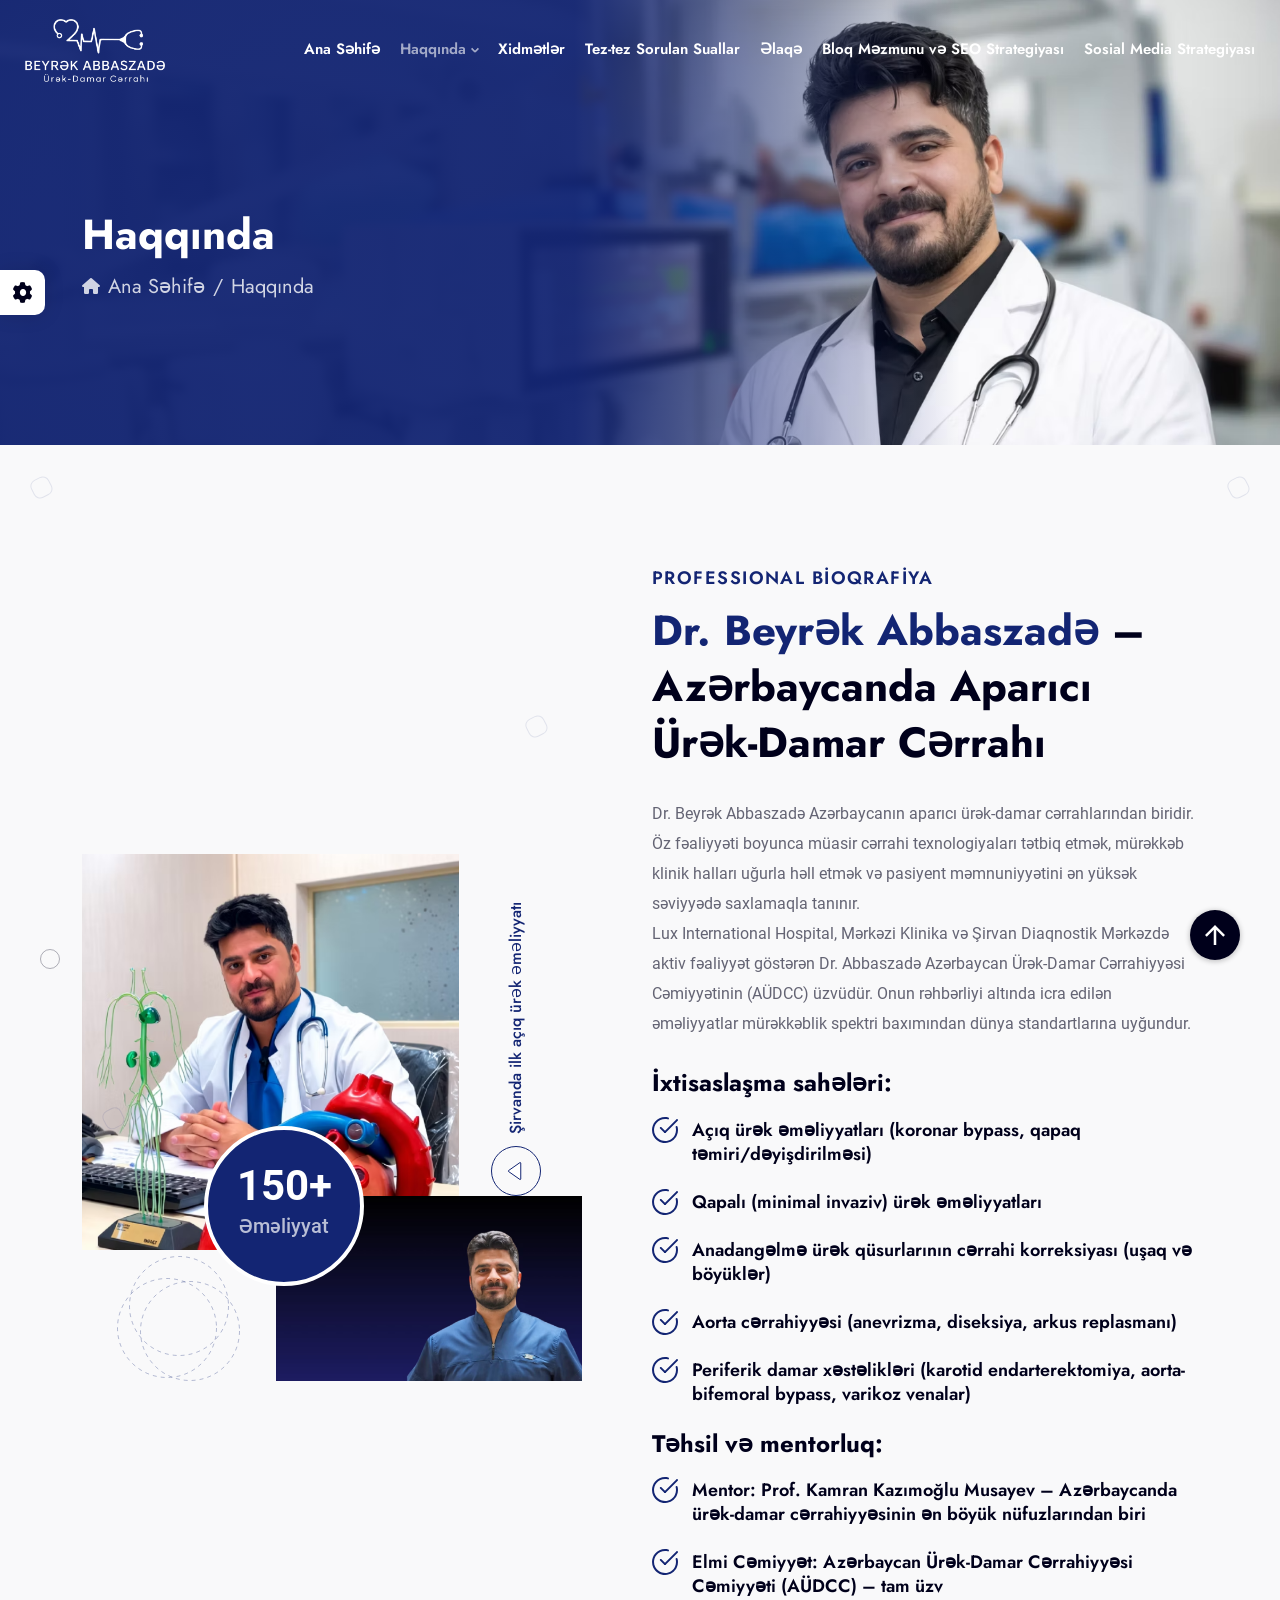
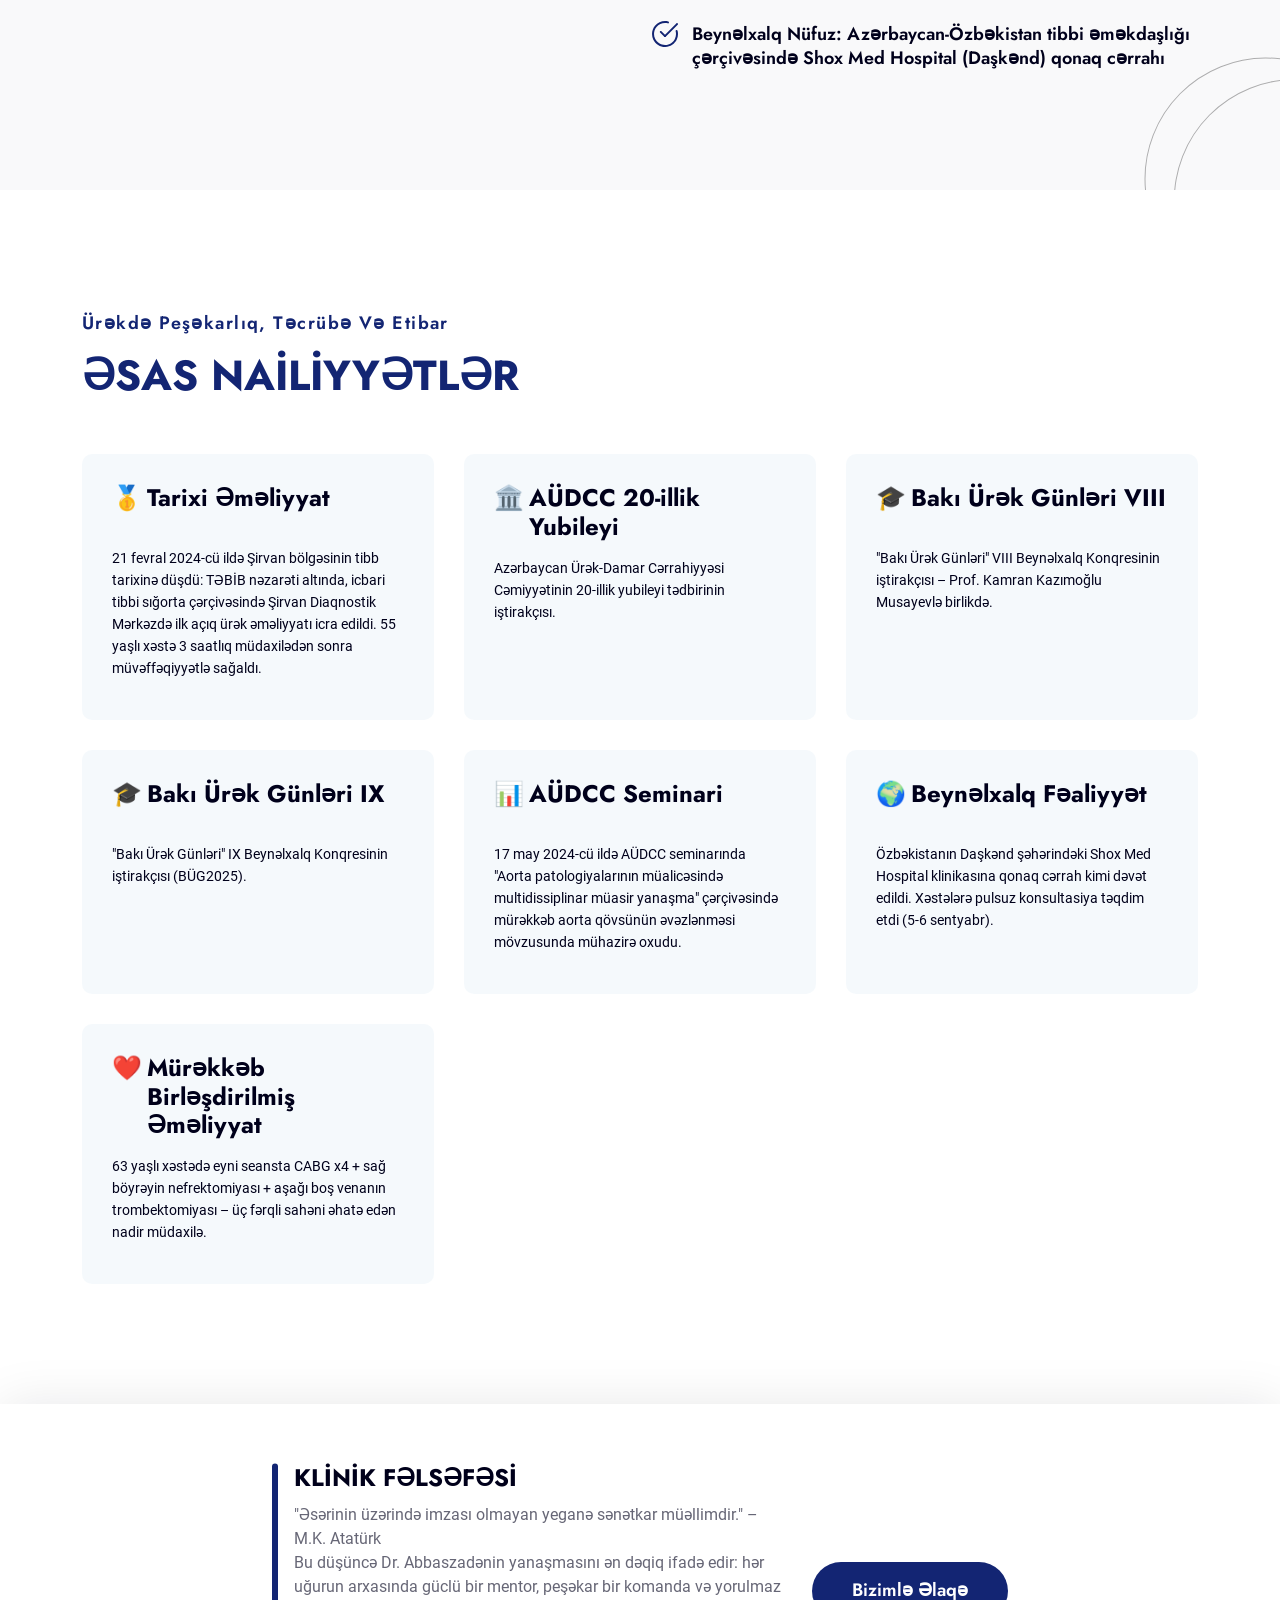
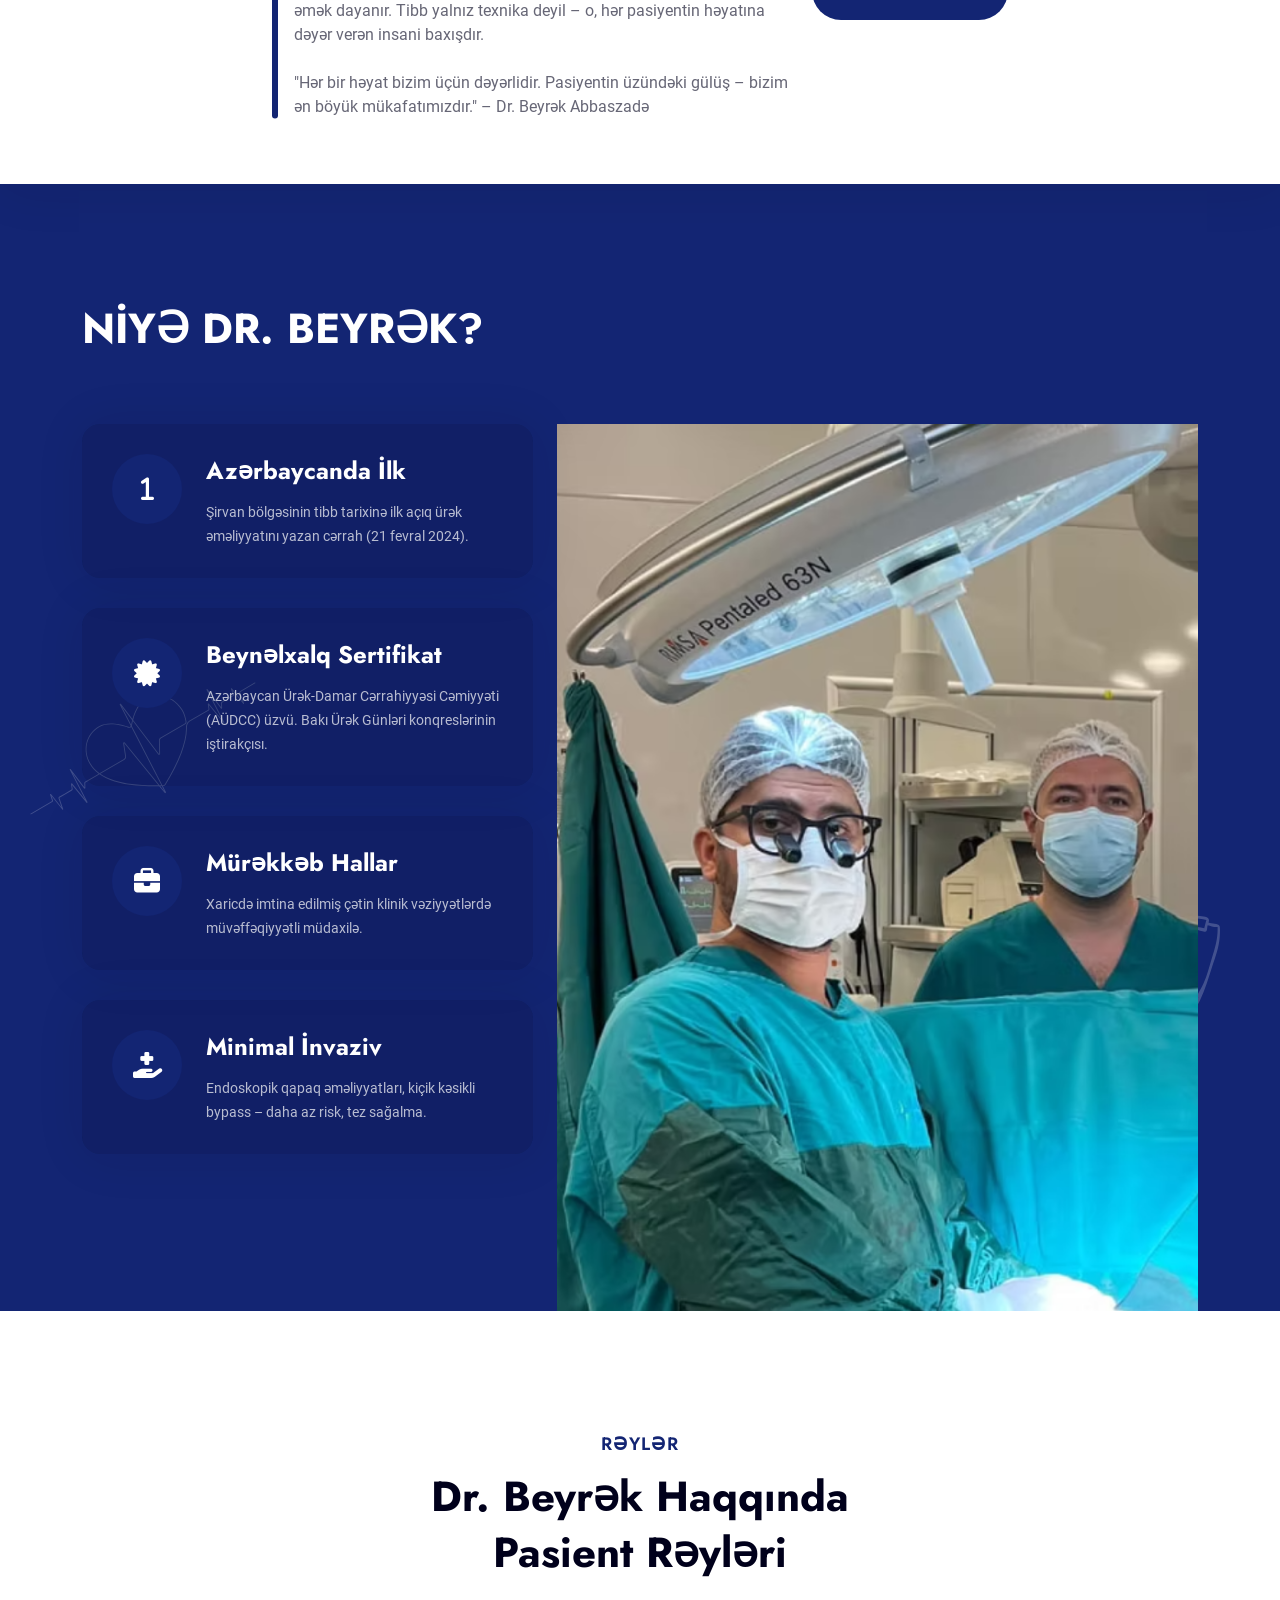
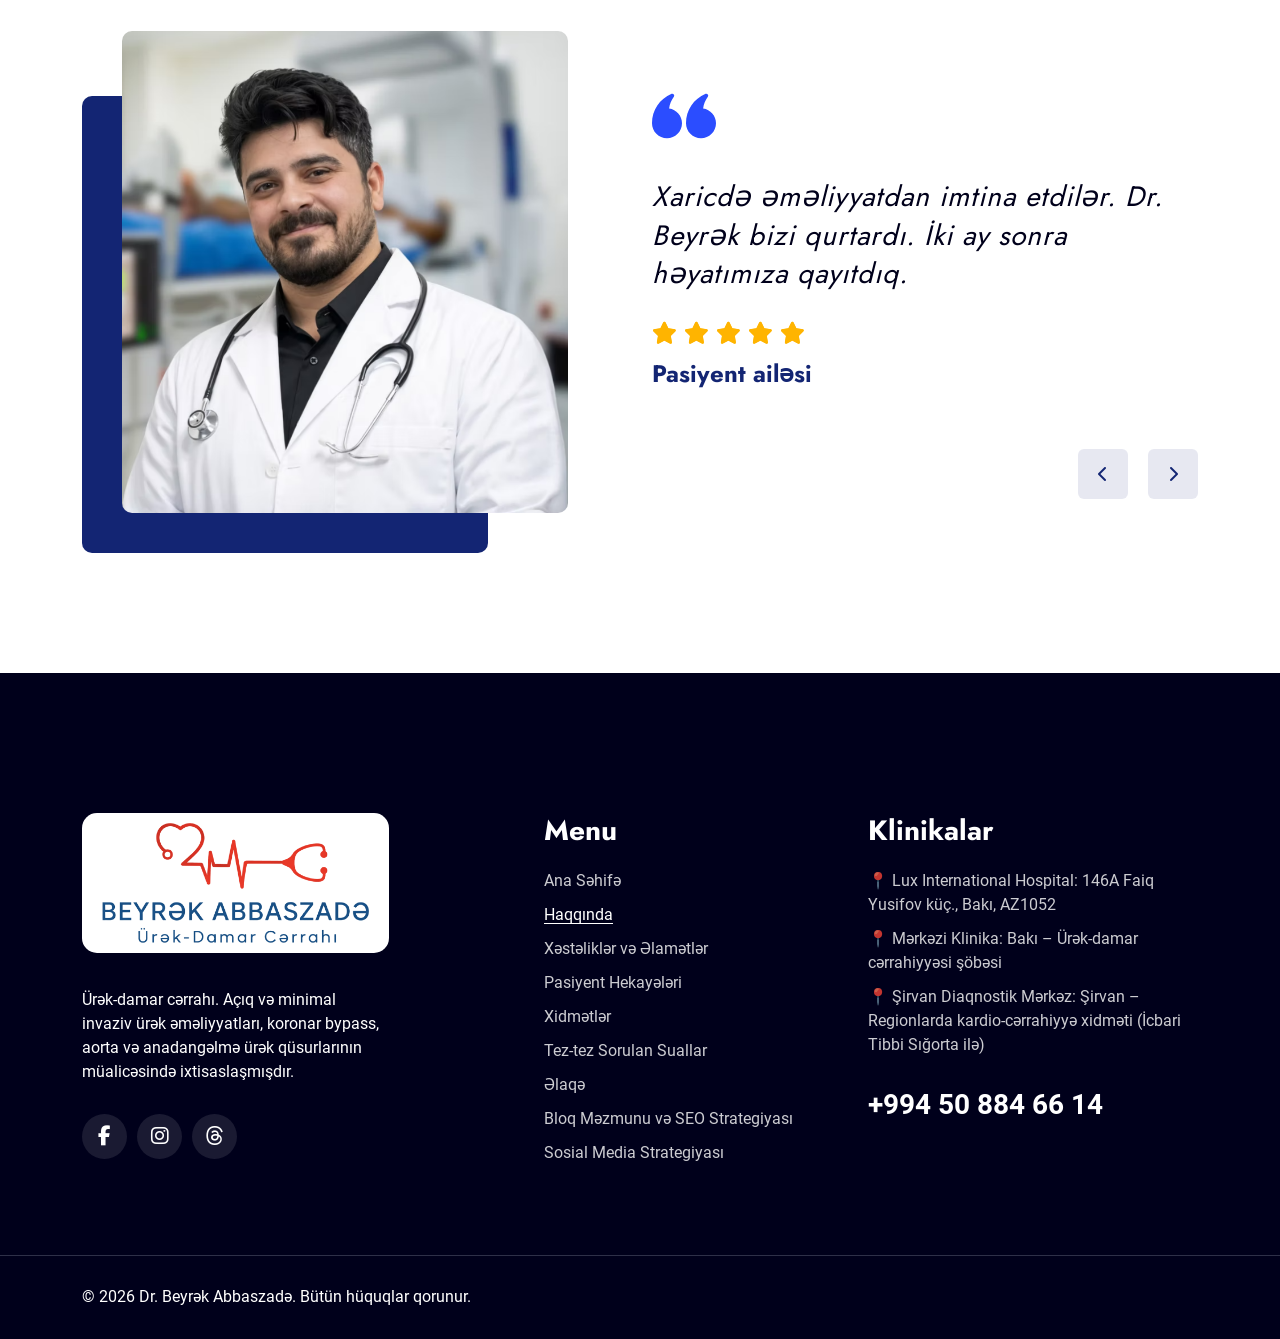
<file: about.html>
<!DOCTYPE html>
<html class="no-js" lang="az">

<head>
  <!-- Meta Tags -->
  <meta charset="utf-8">
  <meta http-equiv="x-ua-compatible" content="ie=edge">
  <meta name="viewport" content="width=device-width, initial-scale=1">
  <meta name="author" content="Aysel Mammad">
  <meta name="description" content="Bakıda ürək-damar cərrahı Dr. Beyrək Abbaszadənin təhsil, sertifikat, klinik fəaliyyət və beynəlxalq iş təcrübəsi haqqında ətraflı məlumat.">
  <!-- Favicon Icon -->
  <link rel="icon" href="assets/img/favicon.png">
  <!-- Site Title -->
  <title>Dr. Beyrək Abbaszadə kimdir?</title>
  <link rel="stylesheet" href="assets/css/bootstrap.min.css">
  <link rel="stylesheet" href="assets/css/fontawesome.min.css">
  <link rel="stylesheet" href="assets/css/animate.css">
  <link rel="stylesheet" href="assets/css/slick.min.css">
  <link rel="stylesheet" href="assets/css/odometer.css">
  <link rel="stylesheet" href="assets/css/light-gallerr.min.css">
  <link rel="stylesheet" href="assets/css/jquery-ui.min.css">
  <link rel="stylesheet" href="assets/css/jquery-timepicker.min.css">
  <link rel="stylesheet" href="assets/css/select2.min.css">
  <link rel="stylesheet" href="assets/css/style.css">
</head>

<body>
    <!-- Start Preloader -->
    <div class="cs_preloader">
        <div class="cs_preloader_in">
        <div class="cs_wave_first">
            <svg enable-background="new 0 0 300.08 300.08" viewBox="0 0 300.08 300.08" xmlns="http://www.w3.org/2000/svg"><path d="m293.26 184.14h-82.877l-12.692-76.138c-.546-3.287-3.396-5.701-6.718-5.701-.034 0-.061 0-.089 0-3.369.027-6.199 2.523-6.677 5.845l-12.507 87.602-14.874-148.69c-.355-3.43-3.205-6.056-6.643-6.138-.048 0-.096 0-.143 0-3.39 0-6.274 2.489-6.752 5.852l-19.621 137.368h-9.405l-12.221-42.782c-.866-3.028-3.812-5.149-6.8-4.944-3.13.109-5.777 2.332-6.431 5.395l-8.941 42.332h-73.049c-3.771 0-6.82 3.049-6.82 6.82 0 3.778 3.049 6.82 6.82 6.82h78.566c3.219 0 6.002-2.251 6.67-5.408l4.406-20.856 6.09 21.313c.839 2.939 3.526 4.951 6.568 4.951h20.46c3.396 0 6.274-2.489 6.752-5.845l12.508-87.596 14.874 148.683c.355 3.437 3.205 6.056 6.643 6.138h.143c3.39 0 6.274-2.489 6.752-5.845l14.227-99.599 6.397 38.362c.546 3.287 3.396 5.702 6.725 5.702h88.66c3.771 0 6.82-3.049 6.82-6.82-.001-3.772-3.05-6.821-6.821-6.821z" /></svg>
        </div>
        <div class="cs_wave_second">
            <svg enable-background="new 0 0 300.08 300.08" viewBox="0 0 300.08 300.08" xmlns="http://www.w3.org/2000/svg"><path d="m293.26 184.14h-82.877l-12.692-76.138c-.546-3.287-3.396-5.701-6.718-5.701-.034 0-.061 0-.089 0-3.369.027-6.199 2.523-6.677 5.845l-12.507 87.602-14.874-148.69c-.355-3.43-3.205-6.056-6.643-6.138-.048 0-.096 0-.143 0-3.39 0-6.274 2.489-6.752 5.852l-19.621 137.368h-9.405l-12.221-42.782c-.866-3.028-3.812-5.149-6.8-4.944-3.13.109-5.777 2.332-6.431 5.395l-8.941 42.332h-73.049c-3.771 0-6.82 3.049-6.82 6.82 0 3.778 3.049 6.82 6.82 6.82h78.566c3.219 0 6.002-2.251 6.67-5.408l4.406-20.856 6.09 21.313c.839 2.939 3.526 4.951 6.568 4.951h20.46c3.396 0 6.274-2.489 6.752-5.845l12.508-87.596 14.874 148.683c.355 3.437 3.205 6.056 6.643 6.138h.143c3.39 0 6.274-2.489 6.752-5.845l14.227-99.599 6.397 38.362c.546 3.287 3.396 5.702 6.725 5.702h88.66c3.771 0 6.82-3.049 6.82-6.82-.001-3.772-3.05-6.821-6.821-6.821z" /></svg>
        </div>
        </div>
    </div>
    <!-- End Preloader -->
    <!-- Start Header Section -->
    <header class="cs_site_header cs_style_1 cs_sticky_header cs_heading_font">
        <div class="cs_main_header">
        <div class="container-fluid">
            <div class="cs_main_header_in">
            <div class="cs_main_header_left diff_header">
                <a class="cs_site_branding" href="index.html">
                <img src="assets/img/Dr.-Beyrək-Abbaszadə-Logo.png" alt="Logo">
                </a>
                <div class="cs_nav cs_fs_18 cs_semibold">
                <div class="cs_nav_list_wrap">
                    <ul class="cs_nav_list">
                    <li><a href="index.html">Ana Səhifə</a></li>
                    <li class="menu-item-has-children">
                        <a href="about.html" class="active">Haqqında</a>
                        <ul>
                        <li><a href="#">Xəstəliklər və Əlamətlər</a></li>
                        <li><a href="#">Pasiyent Hekayələri</a></li>
                        </ul>
                    </li>
                    <li><a href="services.html">Xidmətlər</a></li>
                    <li><a href="faq.html">Tez-tez Sorulan Suallar</a></li>
                    <li><a href="contact.html">Əlaqə</a></li>
                    <li><a href="blog.html">Bloq Məzmunu və SEO Strategiyası</a></li>
                    <li><a href="#">Sosial Media Strategiyası</a></li>
                    </ul>
                </div>
                </div>
            </div>
            </div>
        </div>
        </div>
    </header>
    <div class="cs_modal_search cs_center">
        <div class="cs_search_overlay cs_header_overlay"></div>
        <form action="#" class="cs_modal_search_form">
        <button class="cs_search_close" type="button">
            <svg width="40" height="40" viewBox="0 0 40 40" fill="none" xmlns="http://www.w3.org/2000/svg">
            <path
                d="M26.4233 14.7567L21.18 20L26.4233 25.2433C26.7483 25.5683 26.7483 26.0967 26.4233 26.4217C26.26 26.585 26.0467 26.665 25.8333 26.665C25.62 26.665 25.4067 26.5833 25.2433 26.4217L20 21.1783L14.7567 26.4217C14.5933 26.585 14.38 26.665 14.1667 26.665C13.9533 26.665 13.74 26.5833 13.5767 26.4217C13.2517 26.0967 13.2517 25.5683 13.5767 25.2433L18.82 20L13.5767 14.7567C13.2517 14.4317 13.2517 13.9033 13.5767 13.5783C13.9017 13.2533 14.43 13.2533 14.755 13.5783L19.9983 18.8217L25.2417 13.5783C25.5667 13.2533 26.095 13.2533 26.42 13.5783C26.745 13.9033 26.745 14.4317 26.42 14.7567H26.4233ZM40 20C40 31.0283 31.0283 40 20 40C8.97167 40 0 31.0283 0 20C0 8.97167 8.97167 0 20 0C31.0283 0 40 8.97167 40 20ZM38.3333 20C38.3333 9.89167 30.1083 1.66667 20 1.66667C9.89167 1.66667 1.66667 9.89167 1.66667 20C1.66667 30.1083 9.89167 38.3333 20 38.3333C30.1083 38.3333 38.3333 30.1083 38.3333 20Z"
                fill="currentColor" />
            </svg>
        </button>
        <input type="text" placeholder="Type to search..." class="cs_fs_32 cs_modal_search_input">
        </form>
    </div>
    <!-- End Header Section -->
  <!-- Start Page Header -->
  <section class="cs_page_heading cs_center cs_bg_filed diff_cover" data-src="assets/img/Dr.-Beyrək-Abbaszadə-Banner.png">
    <div class="container">
      <div class="cs_page_heading_in">
        <h1 class="cs_page_heading_title cs_fs_48 cs_white_color">Haqqında</h1>
        <ol class="breadcrumb cs_fs_20 cs_white_color cs_heading_font">
          <li class="breadcrumb-item"><a href="index.html"><i class="fa-solid fa-house"></i>Ana Səhifə</a></li>
          <li class="breadcrumb-item active">Haqqında</li>
        </ol>
      </div>
    </div>
  </section>
  <!-- End Page Header -->
  <!-- Start About Section -->
  <section class="cs_about cs_style_1 position-relative" id="about">
    <div class="cs_height_120 cs_height_lg_80"></div>
    <div class="container">
      <div class="row align-items-center cs_gap_y_40">
        <div class="col-lg-6">
          <div class="cs_about_thumbnail">
            <div class="cs_about_thumbnail_1">
              <img src="assets/img/Dr.-Beyrək-Abbaszadə-About.png" alt="Dr. Beyrək Abbaszadə">
              <a href="https://www.youtube.com/embed/f3v9ULZ2zOc" class="cs_player_btn cs_style_1 cs_video_open">
                <span class="cs_player_btn_icon cs_center">
                  <img src="assets/img/icons/player_icon.svg" alt="Icon">
                </span>
                <span class="cs_play_btn_text cs_fs_18 cs_semibold cs_accent_color">Şirvanda ilk açıq ürək əməliyyatı</span>
              </a>
            </div>
            <div class="cs_about_thumbnail_2">
              <img src="assets/img/Dr.-Beyrək-Abbaszadə-About2.png" alt="About Image">
              <svg class="cs_about_thumbnail_shape_2 cs_accent_color" width="123" height="125" viewBox="0 0 123 125" fill="none" xmlns="http://www.w3.org/2000/svg">
                <circle opacity="0.3" cx="73" cy="75" r="49.5" stroke="currentColor" stroke-dasharray="4 4"/>
                <circle opacity="0.3" cx="62" cy="50" r="49.5" stroke="currentColor" stroke-dasharray="4 4"/>
                <circle opacity="0.3" cx="50" cy="72" r="49.5" stroke="currentColor" stroke-dasharray="4 4"/>
              </svg>
            </div>
            <div class="cs_experience_box cs_center cs_accent_bg cs_radius_50">
              <p class="cs_experience_box_number cs_fs_48 cs_bold cs_white_color">150+</p>
              <p class="cs_experience_box_title cs_fs_20 cs_medium cs_white_color">Əməliyyat</p>
            </div>
          </div>
        </div>
        <div class="col-lg-6 wow fadeInRight" data-wow-duration="0.9s" data-wow-delay="0.25s">
          <div class="cs_about_content">
            <div class="cs_section_heading cs_style_1">
              <p class="cs_section_subtitle cs_accent_color cs_fs_18 cs_semibold cs_heading_font">PROFESSIONAL BİOQRAFİYA</p>
              <h2 class="cs_section_title cs_fs_48 mb-0"><span class="cs_accent_color">Dr. Beyrək Abbaszadə</span> – Azərbaycanda aparıcı ürək-damar cərrahı</h2>
            </div>
            <p class="cs_about_text">Dr. Beyrək Abbaszadə Azərbaycanın aparıcı ürək-damar cərrahlarından biridir. Öz fəaliyyəti boyunca müasir cərrahi texnologiyaları tətbiq etmək, mürəkkəb klinik halları uğurla həll etmək və pasiyent məmnuniyyətini ən yüksək səviyyədə saxlamaqla tanınır.
                <br> Lux International Hospital, Mərkəzi Klinika və Şirvan Diaqnostik Mərkəzdə aktiv fəaliyyət göstərən Dr. Abbaszadə Azərbaycan Ürək-Damar Cərrahiyyəsi Cəmiyyətinin (AÜDCC) üzvüdür. Onun rəhbərliyi altında icra edilən əməliyyatlar mürəkkəblik spektri baxımından dünya standartlarına uyğundur.
            </p>

            <h4>İxtisaslaşma sahələri:</h4>
            
            <ul class="cs_list cs_style_1 cs_mp0">
              <li>
                <svg class="cs_accent_color" width="26" height="26" viewBox="0 0 26 26" fill="none" xmlns="http://www.w3.org/2000/svg">
                  <path d="M13.0097 25.9988C8.06573 25.9993 3.50673 23.1663 1.32323 18.7073C-0.886265 14.1938 -0.217265 8.56483 2.98873 4.70033C6.19124 0.839828 11.3977 -0.844672 16.2517 0.408828C16.7862 0.546828 17.1077 1.09233 16.9702 1.62733C16.8322 2.16233 16.2862 2.48333 15.7517 2.34583C11.6457 1.28533 7.23874 2.71033 4.52823 5.97783C1.81624 9.24733 1.25023 14.0098 3.11974 17.8288C4.98223 21.6328 9.09073 24.1108 13.3077 23.9958C17.5242 23.8808 21.3507 21.3163 23.0562 17.4628C24.0577 15.1998 24.2697 12.6373 23.6522 10.2468C23.5142 9.71233 23.8357 9.16683 24.3707 9.02833C24.9042 8.88983 25.4507 9.21183 25.5892 9.74683C26.3182 12.5713 26.0687 15.5993 24.8857 18.2723C22.8697 22.8273 18.3462 25.8588 13.3627 25.9948C13.2447 25.9973 13.1267 25.9988 13.0097 25.9988Z" fill="currentColor"></path>
                  <path d="M12.9999 16.1171C12.7439 16.1171 12.4879 16.0196 12.2929 15.8241C11.9024 15.4336 11.9024 14.8006 12.2929 14.4101L24.2929 2.41006C24.6829 2.01956 25.3169 2.01956 25.7069 2.41006C26.0974 2.80056 26.0974 3.43356 25.7069 3.82406L13.7069 15.8241C13.5119 16.0191 13.2559 16.1171 12.9999 16.1171Z" fill="currentColor"></path>
                  <path d="M13.0002 16.1174C12.7442 16.1174 12.4882 16.0199 12.2932 15.8244L8.05069 11.5819C7.66019 11.1914 7.66019 10.5584 8.05069 10.1679C8.44069 9.77737 9.07469 9.77737 9.46469 10.1679L13.7072 14.4104C14.0977 14.8009 14.0977 15.4339 13.7072 15.8244C13.5122 16.0194 13.2562 16.1174 13.0002 16.1174Z" fill="currentColor"></path>
                </svg>
                Açıq ürək əməliyyatları (koronar bypass, qapaq təmiri/dəyişdirilməsi)
              </li>
              <li>
                <svg class="cs_accent_color" width="26" height="26" viewBox="0 0 26 26" fill="none" xmlns="http://www.w3.org/2000/svg">
                  <path d="M13.0097 25.9988C8.06573 25.9993 3.50673 23.1663 1.32323 18.7073C-0.886265 14.1938 -0.217265 8.56483 2.98873 4.70033C6.19124 0.839828 11.3977 -0.844672 16.2517 0.408828C16.7862 0.546828 17.1077 1.09233 16.9702 1.62733C16.8322 2.16233 16.2862 2.48333 15.7517 2.34583C11.6457 1.28533 7.23874 2.71033 4.52823 5.97783C1.81624 9.24733 1.25023 14.0098 3.11974 17.8288C4.98223 21.6328 9.09073 24.1108 13.3077 23.9958C17.5242 23.8808 21.3507 21.3163 23.0562 17.4628C24.0577 15.1998 24.2697 12.6373 23.6522 10.2468C23.5142 9.71233 23.8357 9.16683 24.3707 9.02833C24.9042 8.88983 25.4507 9.21183 25.5892 9.74683C26.3182 12.5713 26.0687 15.5993 24.8857 18.2723C22.8697 22.8273 18.3462 25.8588 13.3627 25.9948C13.2447 25.9973 13.1267 25.9988 13.0097 25.9988Z" fill="currentColor"></path>
                  <path d="M12.9999 16.1171C12.7439 16.1171 12.4879 16.0196 12.2929 15.8241C11.9024 15.4336 11.9024 14.8006 12.2929 14.4101L24.2929 2.41006C24.6829 2.01956 25.3169 2.01956 25.7069 2.41006C26.0974 2.80056 26.0974 3.43356 25.7069 3.82406L13.7069 15.8241C13.5119 16.0191 13.2559 16.1171 12.9999 16.1171Z" fill="currentColor"></path>
                  <path d="M13.0002 16.1174C12.7442 16.1174 12.4882 16.0199 12.2932 15.8244L8.05069 11.5819C7.66019 11.1914 7.66019 10.5584 8.05069 10.1679C8.44069 9.77737 9.07469 9.77737 9.46469 10.1679L13.7072 14.4104C14.0977 14.8009 14.0977 15.4339 13.7072 15.8244C13.5122 16.0194 13.2562 16.1174 13.0002 16.1174Z" fill="currentColor"></path>
                </svg>
                Qapalı (minimal invaziv) ürək əməliyyatları
              </li>
              <li>
                <svg class="cs_accent_color" width="26" height="26" viewBox="0 0 26 26" fill="none" xmlns="http://www.w3.org/2000/svg">
                  <path d="M13.0097 25.9988C8.06573 25.9993 3.50673 23.1663 1.32323 18.7073C-0.886265 14.1938 -0.217265 8.56483 2.98873 4.70033C6.19124 0.839828 11.3977 -0.844672 16.2517 0.408828C16.7862 0.546828 17.1077 1.09233 16.9702 1.62733C16.8322 2.16233 16.2862 2.48333 15.7517 2.34583C11.6457 1.28533 7.23874 2.71033 4.52823 5.97783C1.81624 9.24733 1.25023 14.0098 3.11974 17.8288C4.98223 21.6328 9.09073 24.1108 13.3077 23.9958C17.5242 23.8808 21.3507 21.3163 23.0562 17.4628C24.0577 15.1998 24.2697 12.6373 23.6522 10.2468C23.5142 9.71233 23.8357 9.16683 24.3707 9.02833C24.9042 8.88983 25.4507 9.21183 25.5892 9.74683C26.3182 12.5713 26.0687 15.5993 24.8857 18.2723C22.8697 22.8273 18.3462 25.8588 13.3627 25.9948C13.2447 25.9973 13.1267 25.9988 13.0097 25.9988Z" fill="currentColor"></path>
                  <path d="M12.9999 16.1171C12.7439 16.1171 12.4879 16.0196 12.2929 15.8241C11.9024 15.4336 11.9024 14.8006 12.2929 14.4101L24.2929 2.41006C24.6829 2.01956 25.3169 2.01956 25.7069 2.41006C26.0974 2.80056 26.0974 3.43356 25.7069 3.82406L13.7069 15.8241C13.5119 16.0191 13.2559 16.1171 12.9999 16.1171Z" fill="currentColor"></path>
                  <path d="M13.0002 16.1174C12.7442 16.1174 12.4882 16.0199 12.2932 15.8244L8.05069 11.5819C7.66019 11.1914 7.66019 10.5584 8.05069 10.1679C8.44069 9.77737 9.07469 9.77737 9.46469 10.1679L13.7072 14.4104C14.0977 14.8009 14.0977 15.4339 13.7072 15.8244C13.5122 16.0194 13.2562 16.1174 13.0002 16.1174Z" fill="currentColor"></path>
                </svg>
                Anadangəlmə ürək qüsurlarının cərrahi korreksiyası (uşaq və böyüklər)
              </li>
              <li>
                <svg class="cs_accent_color" width="26" height="26" viewBox="0 0 26 26" fill="none" xmlns="http://www.w3.org/2000/svg">
                  <path d="M13.0097 25.9988C8.06573 25.9993 3.50673 23.1663 1.32323 18.7073C-0.886265 14.1938 -0.217265 8.56483 2.98873 4.70033C6.19124 0.839828 11.3977 -0.844672 16.2517 0.408828C16.7862 0.546828 17.1077 1.09233 16.9702 1.62733C16.8322 2.16233 16.2862 2.48333 15.7517 2.34583C11.6457 1.28533 7.23874 2.71033 4.52823 5.97783C1.81624 9.24733 1.25023 14.0098 3.11974 17.8288C4.98223 21.6328 9.09073 24.1108 13.3077 23.9958C17.5242 23.8808 21.3507 21.3163 23.0562 17.4628C24.0577 15.1998 24.2697 12.6373 23.6522 10.2468C23.5142 9.71233 23.8357 9.16683 24.3707 9.02833C24.9042 8.88983 25.4507 9.21183 25.5892 9.74683C26.3182 12.5713 26.0687 15.5993 24.8857 18.2723C22.8697 22.8273 18.3462 25.8588 13.3627 25.9948C13.2447 25.9973 13.1267 25.9988 13.0097 25.9988Z" fill="currentColor"></path>
                  <path d="M12.9999 16.1171C12.7439 16.1171 12.4879 16.0196 12.2929 15.8241C11.9024 15.4336 11.9024 14.8006 12.2929 14.4101L24.2929 2.41006C24.6829 2.01956 25.3169 2.01956 25.7069 2.41006C26.0974 2.80056 26.0974 3.43356 25.7069 3.82406L13.7069 15.8241C13.5119 16.0191 13.2559 16.1171 12.9999 16.1171Z" fill="currentColor"></path>
                  <path d="M13.0002 16.1174C12.7442 16.1174 12.4882 16.0199 12.2932 15.8244L8.05069 11.5819C7.66019 11.1914 7.66019 10.5584 8.05069 10.1679C8.44069 9.77737 9.07469 9.77737 9.46469 10.1679L13.7072 14.4104C14.0977 14.8009 14.0977 15.4339 13.7072 15.8244C13.5122 16.0194 13.2562 16.1174 13.0002 16.1174Z" fill="currentColor"></path>
                </svg>
                Aorta cərrahiyyəsi (anevrizma, diseksiya, arkus replasmanı)
              </li>
              <li>
                <svg class="cs_accent_color" width="26" height="26" viewBox="0 0 26 26" fill="none" xmlns="http://www.w3.org/2000/svg">
                  <path d="M13.0097 25.9988C8.06573 25.9993 3.50673 23.1663 1.32323 18.7073C-0.886265 14.1938 -0.217265 8.56483 2.98873 4.70033C6.19124 0.839828 11.3977 -0.844672 16.2517 0.408828C16.7862 0.546828 17.1077 1.09233 16.9702 1.62733C16.8322 2.16233 16.2862 2.48333 15.7517 2.34583C11.6457 1.28533 7.23874 2.71033 4.52823 5.97783C1.81624 9.24733 1.25023 14.0098 3.11974 17.8288C4.98223 21.6328 9.09073 24.1108 13.3077 23.9958C17.5242 23.8808 21.3507 21.3163 23.0562 17.4628C24.0577 15.1998 24.2697 12.6373 23.6522 10.2468C23.5142 9.71233 23.8357 9.16683 24.3707 9.02833C24.9042 8.88983 25.4507 9.21183 25.5892 9.74683C26.3182 12.5713 26.0687 15.5993 24.8857 18.2723C22.8697 22.8273 18.3462 25.8588 13.3627 25.9948C13.2447 25.9973 13.1267 25.9988 13.0097 25.9988Z" fill="currentColor"></path>
                  <path d="M12.9999 16.1171C12.7439 16.1171 12.4879 16.0196 12.2929 15.8241C11.9024 15.4336 11.9024 14.8006 12.2929 14.4101L24.2929 2.41006C24.6829 2.01956 25.3169 2.01956 25.7069 2.41006C26.0974 2.80056 26.0974 3.43356 25.7069 3.82406L13.7069 15.8241C13.5119 16.0191 13.2559 16.1171 12.9999 16.1171Z" fill="currentColor"></path>
                  <path d="M13.0002 16.1174C12.7442 16.1174 12.4882 16.0199 12.2932 15.8244L8.05069 11.5819C7.66019 11.1914 7.66019 10.5584 8.05069 10.1679C8.44069 9.77737 9.07469 9.77737 9.46469 10.1679L13.7072 14.4104C14.0977 14.8009 14.0977 15.4339 13.7072 15.8244C13.5122 16.0194 13.2562 16.1174 13.0002 16.1174Z" fill="currentColor"></path>
                </svg>
                Periferik damar xəstəlikləri (karotid endarterektomiya, aorta-bifemoral bypass, varikoz venalar)
              </li>
            </ul>

            <h4 class="mt-4">Təhsil və mentorluq:</h4>
            
            <ul class="cs_list cs_style_1 cs_mp0">
              <li>
                <svg class="cs_accent_color" width="26" height="26" viewBox="0 0 26 26" fill="none" xmlns="http://www.w3.org/2000/svg">
                  <path d="M13.0097 25.9988C8.06573 25.9993 3.50673 23.1663 1.32323 18.7073C-0.886265 14.1938 -0.217265 8.56483 2.98873 4.70033C6.19124 0.839828 11.3977 -0.844672 16.2517 0.408828C16.7862 0.546828 17.1077 1.09233 16.9702 1.62733C16.8322 2.16233 16.2862 2.48333 15.7517 2.34583C11.6457 1.28533 7.23874 2.71033 4.52823 5.97783C1.81624 9.24733 1.25023 14.0098 3.11974 17.8288C4.98223 21.6328 9.09073 24.1108 13.3077 23.9958C17.5242 23.8808 21.3507 21.3163 23.0562 17.4628C24.0577 15.1998 24.2697 12.6373 23.6522 10.2468C23.5142 9.71233 23.8357 9.16683 24.3707 9.02833C24.9042 8.88983 25.4507 9.21183 25.5892 9.74683C26.3182 12.5713 26.0687 15.5993 24.8857 18.2723C22.8697 22.8273 18.3462 25.8588 13.3627 25.9948C13.2447 25.9973 13.1267 25.9988 13.0097 25.9988Z" fill="currentColor"></path>
                  <path d="M12.9999 16.1171C12.7439 16.1171 12.4879 16.0196 12.2929 15.8241C11.9024 15.4336 11.9024 14.8006 12.2929 14.4101L24.2929 2.41006C24.6829 2.01956 25.3169 2.01956 25.7069 2.41006C26.0974 2.80056 26.0974 3.43356 25.7069 3.82406L13.7069 15.8241C13.5119 16.0191 13.2559 16.1171 12.9999 16.1171Z" fill="currentColor"></path>
                  <path d="M13.0002 16.1174C12.7442 16.1174 12.4882 16.0199 12.2932 15.8244L8.05069 11.5819C7.66019 11.1914 7.66019 10.5584 8.05069 10.1679C8.44069 9.77737 9.07469 9.77737 9.46469 10.1679L13.7072 14.4104C14.0977 14.8009 14.0977 15.4339 13.7072 15.8244C13.5122 16.0194 13.2562 16.1174 13.0002 16.1174Z" fill="currentColor"></path>
                </svg>
                Mentor: Prof. Kamran Kazımoğlu Musayev – Azərbaycanda ürək-damar cərrahiyyəsinin ən böyük nüfuzlarından biri
              </li>
              <li>
                <svg class="cs_accent_color" width="26" height="26" viewBox="0 0 26 26" fill="none" xmlns="http://www.w3.org/2000/svg">
                  <path d="M13.0097 25.9988C8.06573 25.9993 3.50673 23.1663 1.32323 18.7073C-0.886265 14.1938 -0.217265 8.56483 2.98873 4.70033C6.19124 0.839828 11.3977 -0.844672 16.2517 0.408828C16.7862 0.546828 17.1077 1.09233 16.9702 1.62733C16.8322 2.16233 16.2862 2.48333 15.7517 2.34583C11.6457 1.28533 7.23874 2.71033 4.52823 5.97783C1.81624 9.24733 1.25023 14.0098 3.11974 17.8288C4.98223 21.6328 9.09073 24.1108 13.3077 23.9958C17.5242 23.8808 21.3507 21.3163 23.0562 17.4628C24.0577 15.1998 24.2697 12.6373 23.6522 10.2468C23.5142 9.71233 23.8357 9.16683 24.3707 9.02833C24.9042 8.88983 25.4507 9.21183 25.5892 9.74683C26.3182 12.5713 26.0687 15.5993 24.8857 18.2723C22.8697 22.8273 18.3462 25.8588 13.3627 25.9948C13.2447 25.9973 13.1267 25.9988 13.0097 25.9988Z" fill="currentColor"></path>
                  <path d="M12.9999 16.1171C12.7439 16.1171 12.4879 16.0196 12.2929 15.8241C11.9024 15.4336 11.9024 14.8006 12.2929 14.4101L24.2929 2.41006C24.6829 2.01956 25.3169 2.01956 25.7069 2.41006C26.0974 2.80056 26.0974 3.43356 25.7069 3.82406L13.7069 15.8241C13.5119 16.0191 13.2559 16.1171 12.9999 16.1171Z" fill="currentColor"></path>
                  <path d="M13.0002 16.1174C12.7442 16.1174 12.4882 16.0199 12.2932 15.8244L8.05069 11.5819C7.66019 11.1914 7.66019 10.5584 8.05069 10.1679C8.44069 9.77737 9.07469 9.77737 9.46469 10.1679L13.7072 14.4104C14.0977 14.8009 14.0977 15.4339 13.7072 15.8244C13.5122 16.0194 13.2562 16.1174 13.0002 16.1174Z" fill="currentColor"></path>
                </svg>
                Elmi Cəmiyyət: Azərbaycan Ürək-Damar Cərrahiyyəsi Cəmiyyəti (AÜDCC) – tam üzv
              </li>
              <li>
                <svg class="cs_accent_color" width="26" height="26" viewBox="0 0 26 26" fill="none" xmlns="http://www.w3.org/2000/svg">
                  <path d="M13.0097 25.9988C8.06573 25.9993 3.50673 23.1663 1.32323 18.7073C-0.886265 14.1938 -0.217265 8.56483 2.98873 4.70033C6.19124 0.839828 11.3977 -0.844672 16.2517 0.408828C16.7862 0.546828 17.1077 1.09233 16.9702 1.62733C16.8322 2.16233 16.2862 2.48333 15.7517 2.34583C11.6457 1.28533 7.23874 2.71033 4.52823 5.97783C1.81624 9.24733 1.25023 14.0098 3.11974 17.8288C4.98223 21.6328 9.09073 24.1108 13.3077 23.9958C17.5242 23.8808 21.3507 21.3163 23.0562 17.4628C24.0577 15.1998 24.2697 12.6373 23.6522 10.2468C23.5142 9.71233 23.8357 9.16683 24.3707 9.02833C24.9042 8.88983 25.4507 9.21183 25.5892 9.74683C26.3182 12.5713 26.0687 15.5993 24.8857 18.2723C22.8697 22.8273 18.3462 25.8588 13.3627 25.9948C13.2447 25.9973 13.1267 25.9988 13.0097 25.9988Z" fill="currentColor"></path>
                  <path d="M12.9999 16.1171C12.7439 16.1171 12.4879 16.0196 12.2929 15.8241C11.9024 15.4336 11.9024 14.8006 12.2929 14.4101L24.2929 2.41006C24.6829 2.01956 25.3169 2.01956 25.7069 2.41006C26.0974 2.80056 26.0974 3.43356 25.7069 3.82406L13.7069 15.8241C13.5119 16.0191 13.2559 16.1171 12.9999 16.1171Z" fill="currentColor"></path>
                  <path d="M13.0002 16.1174C12.7442 16.1174 12.4882 16.0199 12.2932 15.8244L8.05069 11.5819C7.66019 11.1914 7.66019 10.5584 8.05069 10.1679C8.44069 9.77737 9.07469 9.77737 9.46469 10.1679L13.7072 14.4104C14.0977 14.8009 14.0977 15.4339 13.7072 15.8244C13.5122 16.0194 13.2562 16.1174 13.0002 16.1174Z" fill="currentColor"></path>
                </svg>
                Beynəlxalq Nüfuz: Azərbaycan-Özbəkistan tibbi əməkdaşlığı çərçivəsində Shox Med Hospital (Daşkənd) qonaq cərrahı
              </li>
            </ul>
          </div>
        </div>
      </div>
    </div>
    <div class="cs_about_shape_1">
      <img src="assets/img/about_shape_1.svg" alt="Shape Image">
    </div>
    <div class="cs_about_shape_2">
      <img src="assets/img/about_shape_1.svg" alt="Shape Image">
    </div>
    <div class="cs_about_shape_3">
      <img src="assets/img/about_shape_1.svg" alt="Shape Image">
    </div>
    <div class="cs_about_shape_4">
      <img src="assets/img/about_shape_1.svg" alt="Shape Image">
    </div>
    <div class="cs_about_shape_5">
      <img src="assets/img/about_shape_4.svg" alt="Shape Image">
    </div>
    <div class="cs_height_120 cs_height_lg_80"></div>
  </section>
  <!-- End About Section -->
  <!-- Start Achievements Section -->
  <section class="cs_style_1 position-relative">
    <div class="cs_height_120 cs_height_lg_80"></div>
    <div class="container">
      <div class="cs_section_heading cs_style_1 cs_type_1">
        <div class="cs_section_heading_left">
          <p class="cs_section_subtitle cs_accent_color cs_fs_18 cs_semibold cs_heading_font">Ürəkdə Peşəkarlıq, Təcrübə və Etibar</p>
          <h2 class="cs_section_title cs_fs_48 mb-0"><span class="cs_accent_color">ƏSAS NAİLİYYƏTLƏR</span>
          </h2>
        </div>
      </div>
      <div class="cs_height_50 cs_height_lg_40"></div>
      <div class="row cs_row_gap_30 cs_gap_y_30">
        <div class="col-xl-4 col-md-6">
            <div class="cs_card cs_style_1 cs_radius_10 h-100">
                <div class="cs_card_bio">
                    <h3 class="cs_card_title cs_fs_24 cs_bold">
                        <span>🥇</span> Tarixi Əməliyyat
                    </h3>
                    <p class="cs_card_subtitle cs_fs_14 cs_heading_color">21 fevral 2024-cü ildə Şirvan bölgəsinin tibb tarixinə düşdü: TƏBİB nəzarəti altında, icbari tibbi sığorta çərçivəsində Şirvan Diaqnostik Mərkəzdə ilk açıq ürək əməliyyatı icra edildi. 55 yaşlı xəstə 3 saatlıq müdaxilədən sonra müvəffəqiyyətlə sağaldı.</p>
                </div>
            </div>
        </div>

        <div class="col-xl-4 col-md-6">
            <div class="cs_card cs_style_1 cs_radius_10 h-100">
                <div class="cs_card_bio">
                    <h3 class="cs_card_title cs_fs_24 cs_bold">
                        <span>🏛️</span> AÜDCC 20-illik Yubileyi
                    </h3>
                    <p class="cs_card_subtitle cs_fs_14 cs_heading_color">Azərbaycan Ürək-Damar Cərrahiyyəsi Cəmiyyətinin 20-illik yubileyi tədbirinin iştirakçısı.</p>
                </div>
            </div>
        </div>

        <div class="col-xl-4 col-md-6">
            <div class="cs_card cs_style_1 cs_radius_10 h-100">
                <div class="cs_card_bio">
                    <h3 class="cs_card_title cs_fs_24 cs_bold">
                        <span>🎓</span> Bakı Ürək Günləri VIII
                    </h3>
                    <p class="cs_card_subtitle cs_fs_14 cs_heading_color">"Bakı Ürək Günləri" VIII Beynəlxalq Konqresinin iştirakçısı – Prof. Kamran Kazımoğlu Musayevlə birlikdə.</p>
                </div>
            </div>
        </div>

        <div class="col-xl-4 col-md-6">
            <div class="cs_card cs_style_1 cs_radius_10 h-100">
                <div class="cs_card_bio">
                    <h3 class="cs_card_title cs_fs_24 cs_bold">
                        <span>🎓</span> Bakı Ürək Günləri IX
                    </h3>
                    <p class="cs_card_subtitle cs_fs_14 cs_heading_color">"Bakı Ürək Günləri" IX Beynəlxalq Konqresinin iştirakçısı (BÜG2025).</p>
                </div>
            </div>
        </div>

        <div class="col-xl-4 col-md-6">
            <div class="cs_card cs_style_1 cs_radius_10 h-100">
                <div class="cs_card_bio">
                    <h3 class="cs_card_title cs_fs_24 cs_bold">
                        <span>📊</span> AÜDCC Seminari
                    </h3>
                    <p class="cs_card_subtitle cs_fs_14 cs_heading_color">17 may 2024-cü ildə AÜDCC seminarında "Aorta patologiyalarının müalicəsində multidissiplinar müasir yanaşma" çərçivəsində mürəkkəb aorta qövsünün əvəzlənməsi mövzusunda mühazirə oxudu.</p>
                </div>
            </div>
        </div>

        <div class="col-xl-4 col-md-6">
            <div class="cs_card cs_style_1 cs_radius_10 h-100">
                <div class="cs_card_bio">
                    <h3 class="cs_card_title cs_fs_24 cs_bold">
                        <span>🌍</span> Beynəlxalq Fəaliyyət
                    </h3>
                    <p class="cs_card_subtitle cs_fs_14 cs_heading_color">Özbəkistanın Daşkənd şəhərindəki Shox Med Hospital klinikasına qonaq cərrah kimi dəvət edildi. Xəstələrə pulsuz konsultasiya təqdim etdi (5-6 sentyabr).</p>
                </div>
            </div>
        </div>

        <div class="col-xl-4 col-md-6">
            <div class="cs_card cs_style_1 cs_radius_10 h-100">
                <div class="cs_card_bio">
                    <h3 class="cs_card_title cs_fs_24 cs_bold">
                        <span>❤️</span> Mürəkkəb Birləşdirilmiş Əməliyyat
                    </h3>
                    <p class="cs_card_subtitle cs_fs_14 cs_heading_color">63 yaşlı xəstədə eyni seansta CABG x4 + sağ böyrəyin nefrektomiyası + aşağı boş venanın trombektomiyası – üç fərqli sahəni əhatə edən nadir müdaxilə.</p>
                </div>
            </div>
        </div>
      </div>
    </div>
    <div class="cs_height_120 cs_height_lg_80"></div>
  </section>
  <!-- End Achievements Section -->
  <!-- Start Philosophy Section -->
  <section class="cs_cta cs_style_1 mt-0">
    <div class="container">
      <div class="row">
        <div class="col-xl-8 offset-xl-2">
          <div class="cs_cta_in">
            <div class="cs_cta_info">
              <h2 class="cs_cta_title">KLİNİK FƏLSƏFƏSİ</h2>
              <p class="cs_cta_subtitle mb-0">"Əsərinin üzərində imzası olmayan yeganə sənətkar müəllimdir." – M.K. Atatürk <br>
                Bu düşüncə Dr. Abbaszadənin yanaşmasını ən dəqiq ifadə edir: hər uğurun arxasında güclü bir mentor, peşəkar bir komanda və yorulmaz əmək dayanır. Tibb yalnız texnika deyil – o, hər pasiyentin həyatına dəyər verən insani baxışdır.<br><br>
                "Hər bir həyat bizim üçün dəyərlidir. Pasiyentin üzündəki gülüş – bizim ən böyük mükafatımızdır." – Dr. Beyrək Abbaszadə
              </p>
            </div>
            <a href="contact.html" class="cs_btn cs_style_1 cs_fs_18 cs_semibold cs_accent_bg  cs_radius_100">
              <span class="cs_btn_text">Bizimlə Əlaqə</span>
            </a>
          </div>
        </div>
      </div>
    </div>
  </section>
  <!-- End Philosophy Section -->
  <!-- Start Feature Section -->
  <section class="cs_service_area cs_accent_bg position-relative">
    <div class="cs_height_120 cs_height_lg_80"></div>
    <div class="container">
      <div class="cs_section_heading cs_style_1 cs_type_1">
        <div class="cs_section_heading_left">
          <h2 class="cs_section_title cs_white_color">NİYƏ DR. BEYRƏK?</h2>
        </div>
      </div>
      <div class="cs_height_50 cs_height_lg_40"></div>
      <div class="row cs_gap_y_40">
        <div class="col-xl-5">
          <div class="cs_iconbox_wrapper cs_style_2">
            <div class="cs_iconbox cs_style_2 wow fadeInUp" data-wow-duration="0.9s" data-wow-delay="0.25s">
              <div class="cs_iconbox_icon cs_center">
                <i class="fa-solid fa-1 cs_fs_28"></i>
              </div>
              <div class="cs_iconbox_text">
                <h3 class="cs_iconbox_title cs_fs_24 cs_white_color">Azərbaycanda İlk
                </h3>
                <p class="cs_iconbox_subtitle cs_white_color mb-0">Şirvan bölgəsinin tibb tarixinə ilk açıq ürək əməliyyatını yazan cərrah (21 fevral 2024).</p>
              </div>
            </div>
            <div class="cs_iconbox cs_style_2 wow fadeInUp" data-wow-duration="0.9s" data-wow-delay="0.35">
              <div class="cs_iconbox_icon cs_center">
                <i class="fa-solid fa-certificate cs_fs_28"></i>
              </div>
              <div class="cs_iconbox_text">
                <h3 class="cs_iconbox_title cs_fs_24 cs_white_color">Beynəlxalq Sertifikat</h3>
                <p class="cs_iconbox_subtitle cs_white_color mb-0">Azərbaycan Ürək-Damar Cərrahiyyəsi Cəmiyyəti (AÜDCC) üzvü. Bakı Ürək Günləri konqreslərinin iştirakçısı.</p>
              </div>
            </div>
            <div class="cs_iconbox cs_style_2 wow fadeInUp" data-wow-duration="0.9s" data-wow-delay="0.45s">
              <div class="cs_iconbox_icon cs_center">
                <i class="fa-solid fa-briefcase cs_fs_28"></i>
              </div>
              <div class="cs_iconbox_text">
                <h3 class="cs_iconbox_title cs_fs_24 cs_white_color">Mürəkkəb Hallar
                </h3>
                <p class="cs_iconbox_subtitle cs_white_color mb-0">Xaricdə imtina edilmiş çətin klinik vəziyyətlərdə müvəffəqiyyətli müdaxilə.</p>
              </div>
            </div>
            <div class="cs_iconbox cs_style_2 wow fadeInUp" data-wow-duration="0.9s" data-wow-delay="0.55">
              <div class="cs_iconbox_icon cs_center">
                <i class="fa-solid fa-hand-holding-medical cs_fs_28"></i>
              </div>
              <div class="cs_iconbox_text">
                <h3 class="cs_iconbox_title cs_fs_24 cs_white_color">Minimal İnvaziv</h3>
                <p class="cs_iconbox_subtitle cs_white_color mb-0">Endoskopik qapaq əməliyyatları, kiçik kəsikli bypass – daha az risk, tez sağalma.</p>
                
              </div>
            </div>
          </div>
        </div>
        <div class="col-xl-7">
          <div class="cs_card_thumbnail wow fadeInRight" data-wow-duration="0.9s" data-wow-delay="0.25s">
            <img src="assets/img/Dr-Beyrək-Abbaszadə-Blog-4.png" alt="Dr. Beyrək Abbaszadə">
          </div>
        </div>
      </div>
    </div>
    <div class="cs_service_shape_1 position-absolute">
      <img src="assets/img/heartbeat_2.svg" alt="Shape">
    </div>
    <div class="cs_service_shape_2 position-absolute">
      <img src="assets/img/stethoscope_2.svg" alt="Shape" class="cs_spinner_img">        
    </div>
  </section>
  <!-- End Feature Section -->
  <!-- Start Feedback Section -->
  <section class="cs_testimonial cs_style_1">
    <div class="cs_height_120 cs_height_lg_80"></div>
    <div class="container">
      <div class="cs_section_heading cs_style_1 cs_text_center wow fadeInUp" data-wow-duration="0.9s" data-wow-delay="0.25s">
        <p class="cs_section_subtitle cs_accent_color cs_fs_18 cs_semibold cs_heading_font">RƏYLƏR</p>
        <h2 class="cs_section_title cs_fs_48 mb-0">Dr. Beyrək haqqında <br> pasient rəyləri</h2>
      </div>
      <div class="cs_height_50 cs_height_lg_40"></div>
      <div class="row cs_gap_y_30 align-items-center">
        <div class="col-lg-6">
          <div class="cs_testimonial_left">
            <div class="cs_testimonial_thumbnail">
              <img src="assets/img/Dr.-Beyrək.png" alt="Dr. Beyrək">
            </div>
          </div>
        </div>
        <div class="col-lg-6">
          <div class="cs_testimonial_content">
            <div class="cs_slider cs_style_1 cs_slider_gap_30 position-relative">
              <div class="cs_slider_container" data-autoplay="0" data-loop="1" data-speed="600" data-center="0"
                data-variable-width="0" data-slides-per-view="responsive" data-xs-slides="1" data-sm-slides="1"
                data-md-slides="1" data-lg-slides="1" data-add-slides="1">
                <div class="cs_slider_wrapper">
                  <div class="cs_slide">
                    <div class="cs_testimonial cs_style_1">
                      <div class="cs_quote_icon">
                        <img src="assets/img/icons/quote_icon.svg" alt="Quote Icon">
                      </div>
                      <p class="cs_testimonial_subtitle cs_fs_32">Xaricdə əməliyyatdan imtina etdilər. Dr. Beyrək bizi qurtardı. İki ay sonra həyatımıza qayıtdıq.</p>
                      <div class="cs_avatar cs_style_1">
                        <div class="cs_rating_container">
                          <div class="cs_rating" data-rating="5">
                            <div class="cs_rating_percentage"></div>
                          </div>
                        </div>
                        <div class="cs_avatar_info">
                          <h3 class="cs_avatar_title cs_fs_24">Pasiyent ailəsi</h3>
                        </div>
                      </div>
                    </div>
                  </div>
                  <div class="cs_slide">
                    <div class="cs_testimonial cs_style_1">
                      <div class="cs_quote_icon">
                        <img src="assets/img/icons/quote_icon.svg" alt="Quote Icon">
                      </div>
                      <p class="cs_testimonial_subtitle cs_fs_32">82 yaşında bypass keçirdim. 6 gün sonra evə getdim. Çox sağ olun, həkimim.</p>
                      <div class="cs_avatar cs_style_1">
                        <div class="cs_rating_container">
                          <div class="cs_rating" data-rating="5">
                            <div class="cs_rating_percentage"></div>
                          </div>
                        </div>
                        <div class="cs_avatar_info">
                          <h3 class="cs_avatar_title cs_fs_24">Hüseynqulu baba</h3>
                        </div>
                      </div>
                    </div>
                  </div>
                  <div class="cs_slide">
                    <div class="cs_testimonial cs_style_1">
                      <div class="cs_quote_icon">
                        <img src="assets/img/icons/quote_icon.svg" alt="Quote Icon">
                      </div>
                      <p class="cs_testimonial_subtitle cs_fs_32">4 damar bypass – klinik prosedur çox peşəkar aparıldı. Bütün göstəricilər normal.</p>
                      <div class="cs_avatar cs_style_1">
                        <div class="cs_rating_container">
                          <div class="cs_rating" data-rating="5">
                            <div class="cs_rating_percentage"></div>
                          </div>
                        </div>
                        <div class="cs_avatar_info">
                          <h3 class="cs_avatar_title cs_fs_24">Biləsuvar pasiyenti</h3>
                        </div>
                      </div>
                    </div>
                  </div><div class="cs_slide">
                    <div class="cs_testimonial cs_style_1">
                      <div class="cs_quote_icon">
                        <img src="assets/img/icons/quote_icon.svg" alt="Quote Icon">
                      </div>
                      <p class="cs_testimonial_subtitle cs_fs_32">32 yaşında ASD ilə gəldim. 5 gün sonra evə yazıldım. Gözəl komanda!</p>
                      <div class="cs_avatar cs_style_1">
                        <div class="cs_rating_container">
                          <div class="cs_rating" data-rating="5">
                            <div class="cs_rating_percentage"></div>
                          </div>
                        </div>
                        <div class="cs_avatar_info">
                          <h3 class="cs_avatar_title cs_fs_24">Gənc pasiyent</h3>
                        </div>
                      </div>
                    </div>
                  </div>
                </div>
              </div>
              <div class="cs_height_50 cs_height_lg_40"></div>
              <div class="cs_slider_arrows cs_style_1">
                <div class="cs_left_arrow cs_center cs_radius_6"><i class="fa-solid fa-chevron-left"></i></div>
                <div class="cs_right_arrow cs_center cs_radius_6"><i class="fa-solid fa-chevron-right"></i></div>
              </div>
            </div>
          </div>
        </div>
      </div>
    </div>
    <div class="cs_height_120 cs_height_lg_80"></div>
  </section>
  <!-- End Feedback Section -->
  <!-- Start Footer Section -->
  <footer class="cs_footer cs_style_1 cs_heading_bg">
    <div class="container cs_white_color">
      <div class="cs_footer_row">
        <div class="cs_footer_col">
          <div class="cs_footer_widget">
            <div class="cs_footer_text_widget">
              <img src="assets/img/Dr.-Beyrək-Abbaszadə-Logo.png" alt="Logo">
              <p>Ürək-damar cərrahı. Açıq və minimal invaziv ürək əməliyyatları, koronar bypass, aorta və anadangəlmə ürək qüsurlarının müalicəsində ixtisaslaşmışdır.</p>
            </div>
            <div class="cs_social_btns cs_style_1">
              <a href="https://www.facebook.com/61550082035111" target="_blank" class="cs_center">
                <i class="fa-brands fa-facebook-f"></i>
              </a>
              <a href="https://www.instagram.com/dr.beyrek/" target="_blank" class="cs_center">
                <i class="fa-brands fa-instagram"></i>
              </a>
              <a href="https://www.threads.com/@dr.beyrek" target="_blank" class="cs_center">
                <i class="fa-brands fa-threads"></i>
              </a>
            </div>
          </div>
        </div>
        <div class="cs_footer_col">
          <div class="cs_footer_widget">
            <h2 class="cs_footer_widget_title cs_fs_32 cs_white_color cs_bold">Menu</h2>
            <ul class="cs_footer_widget_menu">
                <li><a href="index.html">Ana Səhifə</a></li>
                <li><a href="about.html" class="active">Haqqında</a></li>
                <li><a href="#">Xəstəliklər və Əlamətlər</a></li>
                <li><a href="#">Pasiyent Hekayələri</a></li>
                <li><a href="services.html">Xidmətlər</a></li>
                <li><a href="faq.html">Tez-tez Sorulan Suallar</a></li>
                <li><a href="contact.html">Əlaqə</a></li>
                <li><a href="blog.html">Bloq Məzmunu və SEO Strategiyası</a></li>
                <li><a href="#">Sosial Media Strategiyası</a></li>
            </ul>
          </div>
        </div>
        <div class="cs_footer_col">
          <div class="cs_footer_widget">
            <h2 class="cs_footer_widget_title cs_fs_32 cs_white_color cs_bold">Klinikalar</h2>
            <ul class="cs_footer_widget_menu cs_address">
              <li>📍 Lux International Hospital: 146A Faiq Yusifov küç., Bakı, AZ1052</li>
              <li>📍 Mərkəzi Klinika: Bakı – Ürək-damar cərrahiyyəsi şöbəsi</li>
              <li>📍 Şirvan Diaqnostik Mərkəz: Şirvan – Regionlarda kardio-cərrahiyyə xidməti (İcbari Tibbi Sığorta ilə)</li>
              <li class="cs_fs_32 cs_bold cs_phone_number">
                <div class="cs_height_20 cs_height_lg_20"></div>
                <a href="tel:+994508846614">+994 50 884 66 14</a>
              </li>
            </ul>
          </div>
        </div>
      </div>
    </div>
    <div class="cs_footer_bottom cs_white_color">
      <div class="container">
        <div class="cs_footer_bottom_in">
          <p class="cs_copyright mb-0">© 2026 Dr. Beyrək Abbaszadə. Bütün hüquqlar qorunur.</p>
        </div>
      </div>
    </div>
  </footer>
  <!-- End Footer Section -->
  <!-- Start Scroll Up Button -->
  <span class="cs_scrollup">
    <svg width="20" height="20" viewBox="0 0 20 20" fill="none" xmlns="http://www.w3.org/2000/svg">
      <path d="M0 10L1.7625 11.7625L8.75 4.7875V20H11.25V4.7875L18.225 11.775L20 10L10 0L0 10Z" fill="currentColor" />
    </svg>
  </span>
  <!-- End Scroll Up Button -->

  <!-- Start Color Chnage  -->
  <div class="cs_color_settings">
    <div class="cs_color_settings_btn cs_center"><i class="fa-solid fa-gear"></i></div>
    <div class="cs_color_settings_in">
      <div class="cs_color_option cs_color_option_bg_1 cs_center active" data-color="#132573">
        <i class="fa-solid fa-check"></i>
      </div>
      <div class="cs_color_option cs_color_option_bg_2 cs_center" data-color="#09bbaf">
        <i class="fa-solid fa-check"></i>
      </div>
      <div class="cs_color_option cs_color_option_bg_3 cs_center" data-color="#a81874">
        <i class="fa-solid fa-check"></i>
      </div>
      <div class="cs_color_option cs_color_option_bg_4 cs_center" data-color="#2d3928">
        <i class="fa-solid fa-check"></i>
      </div>
      <div class="cs_color_option cs_color_option_bg_5 cs_center" data-color="#966046">
        <i class="fa-solid fa-check"></i>
      </div>
      <div class="cs_color_option cs_color_option_bg_6 cs_center" data-color="#307bc4">
        <i class="fa-solid fa-check"></i>
      </div>
    </div>
  </div>
  <!-- End Color Chnage  -->

  <!-- Script -->
  <script src="assets/js/jquery-3.7.1.min.js"></script>
  <script src="assets/js/wow.min.js"></script>
  <script src="assets/js/jquery.slick.min.js"></script>
  <script src="assets/js/odometer.js"></script>
  <script src="assets/js/light-gallery.min.js"></script>
  <script src="assets/js/jquery-ui.js"></script>
  <script src="assets/js/jquery-timepicker.min.js"></script>
  <script src="assets/js/select2.min.js"></script>
  <script src="assets/js/ripples.min.js"></script>
  <script src="assets/js/main.js"></script>
</body>
</html>
</file>
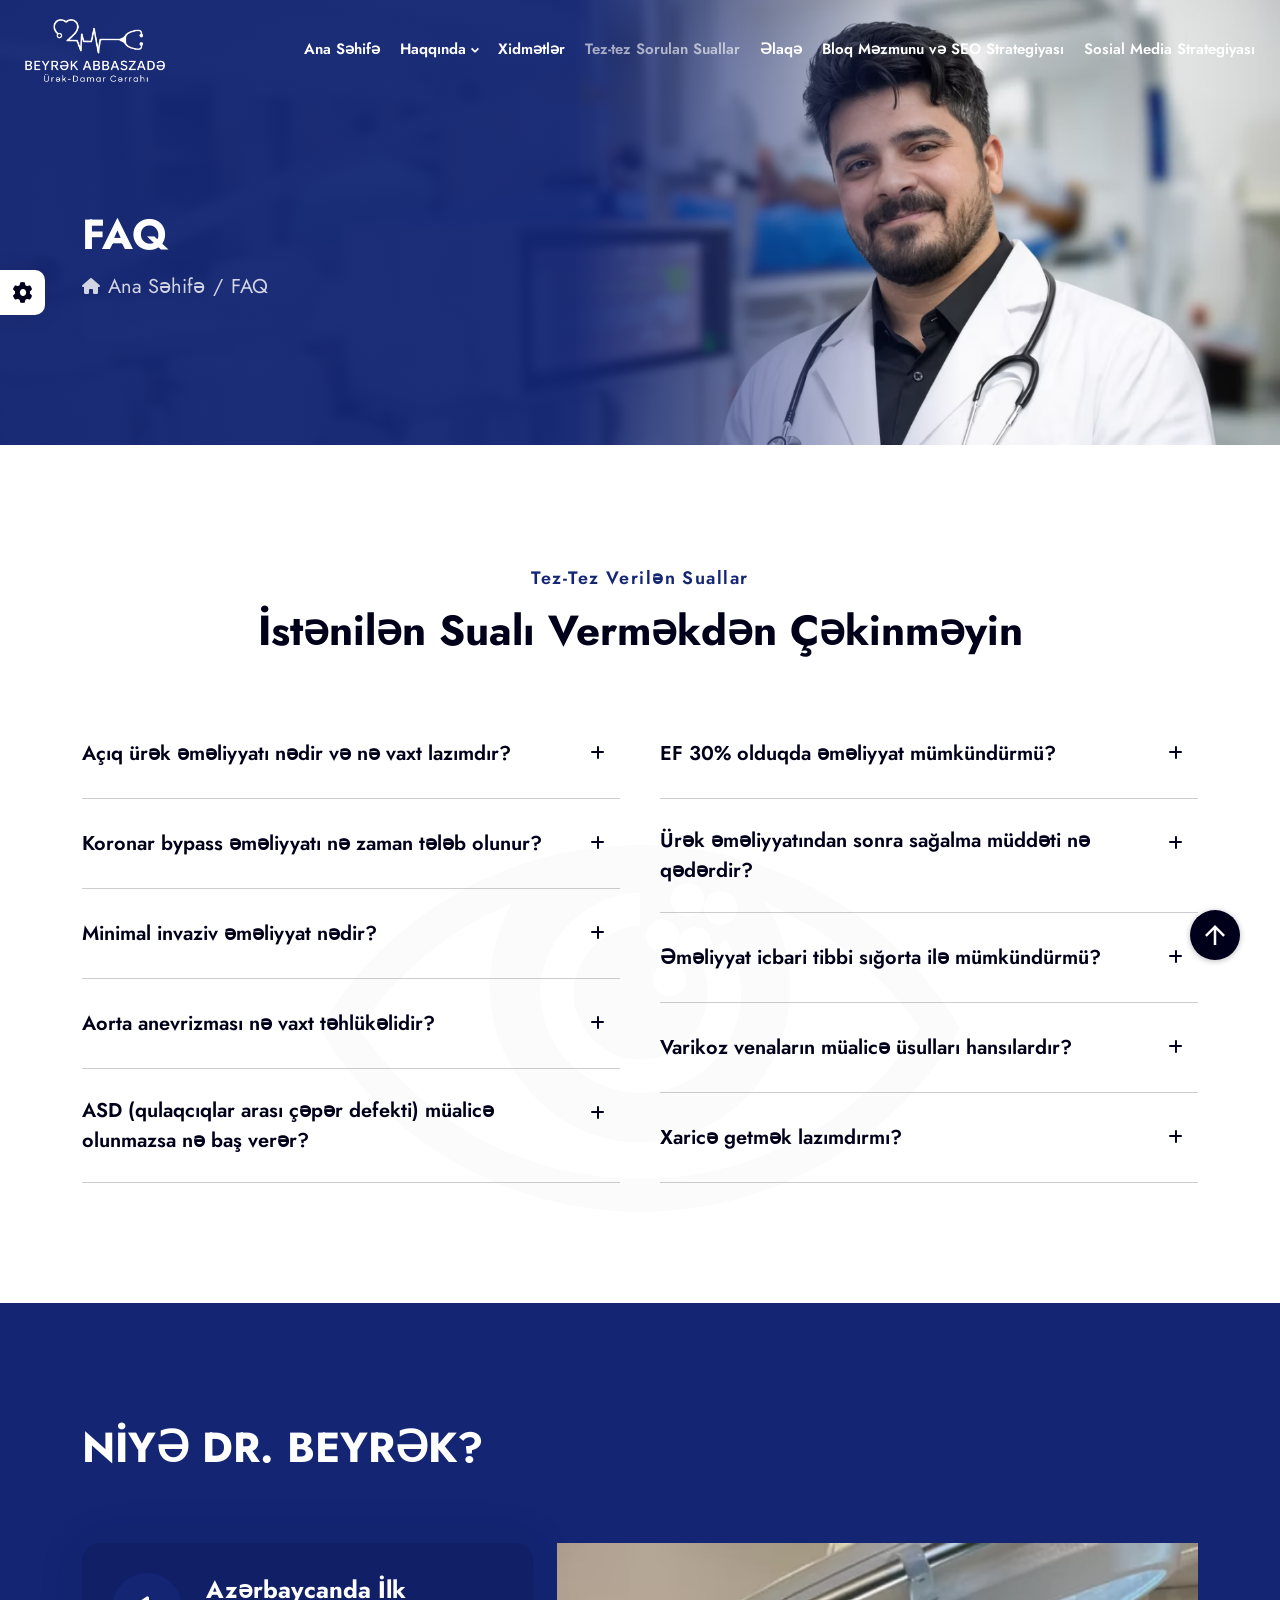
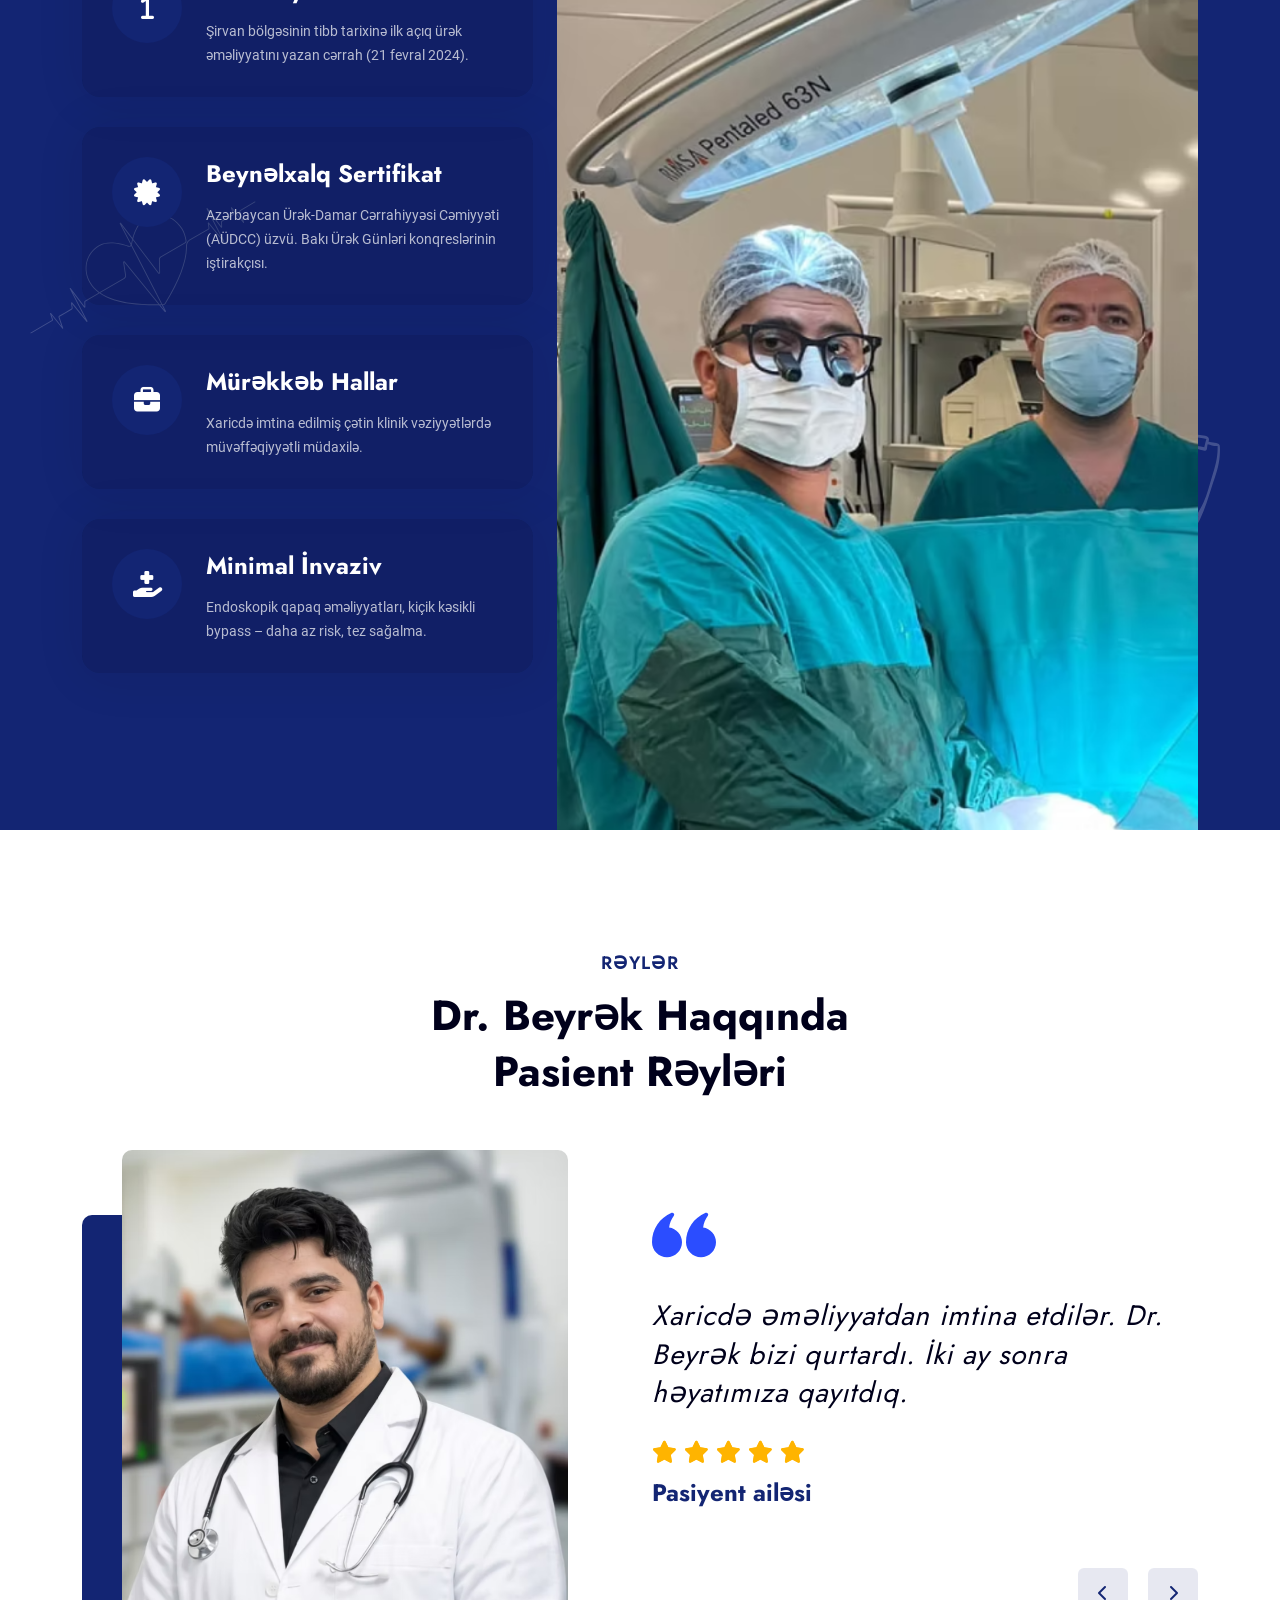
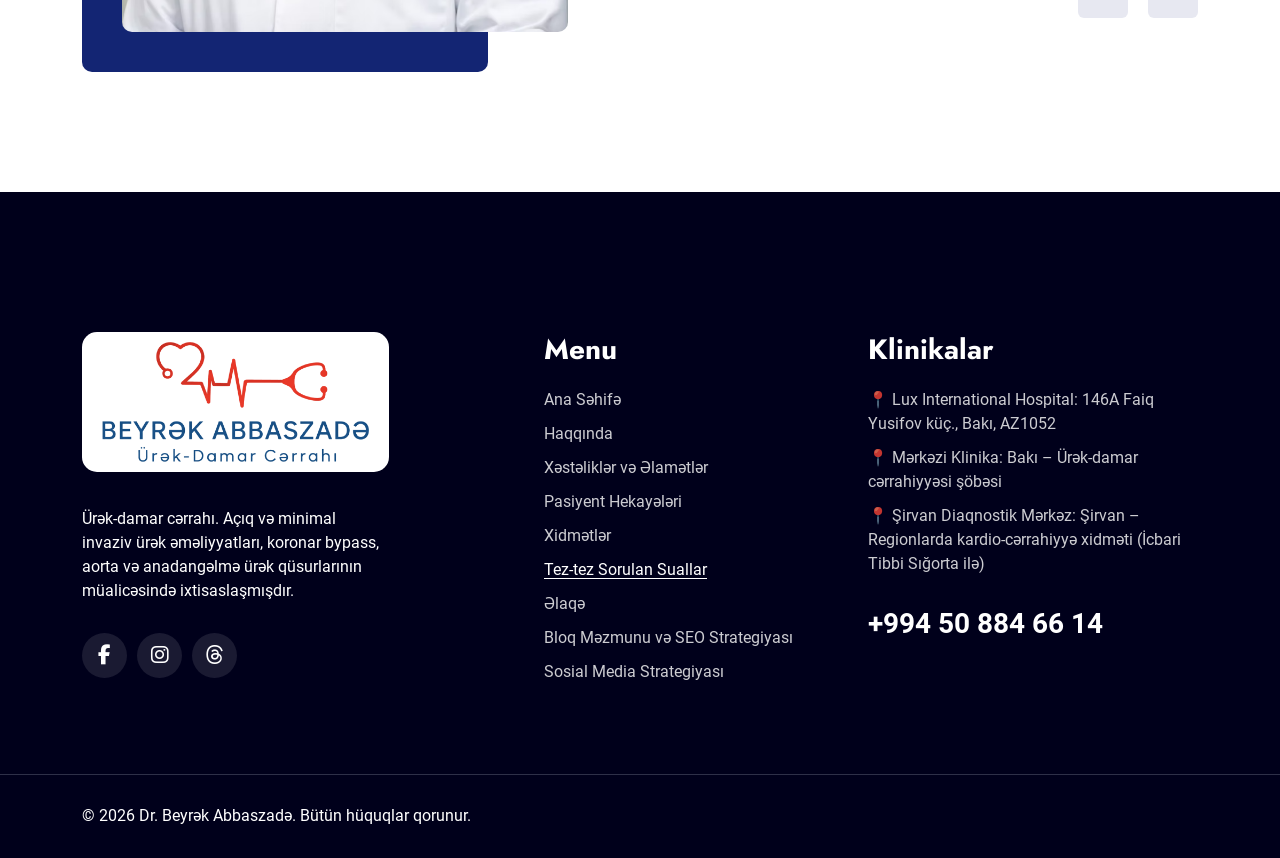
<file: faq.html>
<!DOCTYPE html>
<html class="no-js" lang="az">

<head>
  <!-- Meta Tags -->
  <meta charset="utf-8">
  <meta http-equiv="x-ua-compatible" content="ie=edge">
  <meta name="viewport" content="width=device-width, initial-scale=1">
  <meta name="author" content="Aysel Mammad">
  <meta name="description" content="Ürək əməliyyatları haqqında ən çox sorulan suallar – bypass, qapaq əməliyyatı, sağalma müddəti, sığorta, hazırlıq. Dr. Beyrək Abbaszadə cavab verir.">
  <!-- Favicon Icon -->
  <link rel="icon" href="assets/img/favicon.png">
  <!-- Site Title -->
  <title>FAQ</title>
  <link rel="stylesheet" href="assets/css/bootstrap.min.css">
  <link rel="stylesheet" href="assets/css/fontawesome.min.css">
  <link rel="stylesheet" href="assets/css/animate.css">
  <link rel="stylesheet" href="assets/css/slick.min.css">
  <link rel="stylesheet" href="assets/css/odometer.css">
  <link rel="stylesheet" href="assets/css/light-gallerr.min.css">
  <link rel="stylesheet" href="assets/css/jquery-ui.min.css">
  <link rel="stylesheet" href="assets/css/jquery-timepicker.min.css">
  <link rel="stylesheet" href="assets/css/select2.min.css">
  <link rel="stylesheet" href="assets/css/style.css">
</head>

<body>
  <!-- Start Preloader -->
  <div class="cs_preloader">
    <div class="cs_preloader_in">
      <div class="cs_wave_first">
        <svg enable-background="new 0 0 300.08 300.08" viewBox="0 0 300.08 300.08" xmlns="http://www.w3.org/2000/svg"><path d="m293.26 184.14h-82.877l-12.692-76.138c-.546-3.287-3.396-5.701-6.718-5.701-.034 0-.061 0-.089 0-3.369.027-6.199 2.523-6.677 5.845l-12.507 87.602-14.874-148.69c-.355-3.43-3.205-6.056-6.643-6.138-.048 0-.096 0-.143 0-3.39 0-6.274 2.489-6.752 5.852l-19.621 137.368h-9.405l-12.221-42.782c-.866-3.028-3.812-5.149-6.8-4.944-3.13.109-5.777 2.332-6.431 5.395l-8.941 42.332h-73.049c-3.771 0-6.82 3.049-6.82 6.82 0 3.778 3.049 6.82 6.82 6.82h78.566c3.219 0 6.002-2.251 6.67-5.408l4.406-20.856 6.09 21.313c.839 2.939 3.526 4.951 6.568 4.951h20.46c3.396 0 6.274-2.489 6.752-5.845l12.508-87.596 14.874 148.683c.355 3.437 3.205 6.056 6.643 6.138h.143c3.39 0 6.274-2.489 6.752-5.845l14.227-99.599 6.397 38.362c.546 3.287 3.396 5.702 6.725 5.702h88.66c3.771 0 6.82-3.049 6.82-6.82-.001-3.772-3.05-6.821-6.821-6.821z" /></svg>
      </div>
      <div class="cs_wave_second">
        <svg enable-background="new 0 0 300.08 300.08" viewBox="0 0 300.08 300.08" xmlns="http://www.w3.org/2000/svg"><path d="m293.26 184.14h-82.877l-12.692-76.138c-.546-3.287-3.396-5.701-6.718-5.701-.034 0-.061 0-.089 0-3.369.027-6.199 2.523-6.677 5.845l-12.507 87.602-14.874-148.69c-.355-3.43-3.205-6.056-6.643-6.138-.048 0-.096 0-.143 0-3.39 0-6.274 2.489-6.752 5.852l-19.621 137.368h-9.405l-12.221-42.782c-.866-3.028-3.812-5.149-6.8-4.944-3.13.109-5.777 2.332-6.431 5.395l-8.941 42.332h-73.049c-3.771 0-6.82 3.049-6.82 6.82 0 3.778 3.049 6.82 6.82 6.82h78.566c3.219 0 6.002-2.251 6.67-5.408l4.406-20.856 6.09 21.313c.839 2.939 3.526 4.951 6.568 4.951h20.46c3.396 0 6.274-2.489 6.752-5.845l12.508-87.596 14.874 148.683c.355 3.437 3.205 6.056 6.643 6.138h.143c3.39 0 6.274-2.489 6.752-5.845l14.227-99.599 6.397 38.362c.546 3.287 3.396 5.702 6.725 5.702h88.66c3.771 0 6.82-3.049 6.82-6.82-.001-3.772-3.05-6.821-6.821-6.821z" /></svg>
      </div>
    </div>
  </div>
  <!-- End Preloader -->
  <!-- Start Header Section -->
    <header class="cs_site_header cs_style_1 cs_sticky_header cs_heading_font">
        <div class="cs_main_header">
        <div class="container-fluid">
            <div class="cs_main_header_in">
            <div class="cs_main_header_left diff_header">
                <a class="cs_site_branding" href="index.html">
                <img src="assets/img/Dr.-Beyrək-Abbaszadə-Logo.png" alt="Logo">
                </a>
                <div class="cs_nav cs_fs_18 cs_semibold">
                <div class="cs_nav_list_wrap">
                    <ul class="cs_nav_list">
                    <li><a href="index.html">Ana Səhifə</a></li>
                    <li class="menu-item-has-children">
                        <a href="about.html">Haqqında</a>
                        <ul>
                        <li><a href="#">Xəstəliklər və Əlamətlər</a></li>
                        <li><a href="#">Pasiyent Hekayələri</a></li>
                        </ul>
                    </li>
                    <li><a href="services.html">Xidmətlər</a></li>
                    <li><a href="faq.html" class="active">Tez-tez Sorulan Suallar</a></li>
                    <li><a href="contact.html">Əlaqə</a></li>
                    <li><a href="blog.html">Bloq Məzmunu və SEO Strategiyası</a></li>
                    <li><a href="#">Sosial Media Strategiyası</a></li>
                    </ul>
                </div>
                </div>
            </div>
            </div>
        </div>
        </div>
    </header>
    <div class="cs_modal_search cs_center">
        <div class="cs_search_overlay cs_header_overlay"></div>
        <form action="#" class="cs_modal_search_form">
        <button class="cs_search_close" type="button">
            <svg width="40" height="40" viewBox="0 0 40 40" fill="none" xmlns="http://www.w3.org/2000/svg">
            <path
                d="M26.4233 14.7567L21.18 20L26.4233 25.2433C26.7483 25.5683 26.7483 26.0967 26.4233 26.4217C26.26 26.585 26.0467 26.665 25.8333 26.665C25.62 26.665 25.4067 26.5833 25.2433 26.4217L20 21.1783L14.7567 26.4217C14.5933 26.585 14.38 26.665 14.1667 26.665C13.9533 26.665 13.74 26.5833 13.5767 26.4217C13.2517 26.0967 13.2517 25.5683 13.5767 25.2433L18.82 20L13.5767 14.7567C13.2517 14.4317 13.2517 13.9033 13.5767 13.5783C13.9017 13.2533 14.43 13.2533 14.755 13.5783L19.9983 18.8217L25.2417 13.5783C25.5667 13.2533 26.095 13.2533 26.42 13.5783C26.745 13.9033 26.745 14.4317 26.42 14.7567H26.4233ZM40 20C40 31.0283 31.0283 40 20 40C8.97167 40 0 31.0283 0 20C0 8.97167 8.97167 0 20 0C31.0283 0 40 8.97167 40 20ZM38.3333 20C38.3333 9.89167 30.1083 1.66667 20 1.66667C9.89167 1.66667 1.66667 9.89167 1.66667 20C1.66667 30.1083 9.89167 38.3333 20 38.3333C30.1083 38.3333 38.3333 30.1083 38.3333 20Z"
                fill="currentColor" />
            </svg>
        </button>
        <input type="text" placeholder="Type to search..." class="cs_fs_32 cs_modal_search_input">
        </form>
    </div>
  <!-- End Header Section -->
  <!-- Start Page Header -->
  <section class="cs_page_heading cs_center cs_bg_filed diff_cover" data-src="assets/img/Dr.-Beyrək-Abbaszadə-Banner.png">
    <div class="container">
      <div class="cs_page_heading_in">
        <h1 class="cs_page_heading_title cs_fs_48 cs_white_color">FAQ</h1>
        <ol class="breadcrumb cs_fs_20 cs_white_color cs_heading_font">
          <li class="breadcrumb-item"><a href="index.html"><i class="fa-solid fa-house"></i>Ana Səhifə</a></li>
          <li class="breadcrumb-item active">FAQ</li>
        </ol>
      </div>
    </div>
  </section>
  <!-- End Page Header -->
   <!-- Start FAQ Section -->
  <section class="position-relative">
    <div class="cs_height_120 cs_height_lg_80"></div>
    <div class="container">
      <div class="cs_section_heading cs_style_1 cs_text_center wow fadeInUp" data-wow-duration="0.9s" data-wow-delay="0.25s">
        <p class="cs_section_subtitle cs_fs_18 cs_semibold cs_accent_color cs_heading_font">Tez-tez verilən suallar</p>
        <h2 class="cs_section_title cs_fs_48 mb-0">İstənilən sualı verməkdən çəkinməyin</h2>
      </div>
      <div class="cs_height_50 cs_height_lg_40"></div>
      <div class="row cs_row_gap_40">
        <div class="col-lg-6">
          <div class="cs_accordian cs_type_1">
            <div class="cs_accordian_head">
              <h2 class="cs_accordian_title cs_fs_20 cs_semibold">Açıq ürək əməliyyatı nədir və nə vaxt lazımdır?</h2>
              <span class="cs_accordian_toggle cs_center cs_radius_50"><i class="fa-solid fa-plus"></i></span>
            </div>
            <div class="cs_accordian_body cs_fs_18 cs_heading_color">
              <p>Açıq ürək əməliyyatı döş sümüyü açılaraq və kardiopulmoner bypass aparatı vasitəsilə icra olunan cərrahi müdaxilədir. Koronar bypass, qapaq xəstəlikləri, aorta anevrizması və anadangəlmə ürək qüsurlarında tətbiq edilir.</p>
            </div>
          </div>
          <div class="cs_accordian cs_type_1">
            <div class="cs_accordian_head">
              <h2 class="cs_accordian_title cs_fs_20 cs_semibold">Koronar bypass əməliyyatı nə zaman tələb olunur?</h2>
              <span class="cs_accordian_toggle cs_center cs_radius_50"><i class="fa-solid fa-plus"></i></span>
            </div>
            <div class="cs_accordian_body cs_fs_18 cs_heading_color" style="display: none;">
              <p>Çoxdamar koronar xəstəliyi, LMCA 80-85% stenozu və dərman müalicəsinin effektiv olmadığı hallarda bypass əməliyyatı tövsiyə edilir.</p>
            </div>
          </div>
          <div class="cs_accordian cs_type_1">
            <div class="cs_accordian_head">
              <h2 class="cs_accordian_title cs_fs_20 cs_semibold">Minimal invaziv əməliyyat nədir?</h2>
              <span class="cs_accordian_toggle cs_center cs_radius_50"><i class="fa-solid fa-plus"></i></span>
            </div>
            <div class="cs_accordian_body cs_fs_18 cs_heading_color" style="display: none;">
              <p>Minimal invaziv üsulda döş sümüyü tam kəsilmir. Kiçik kəsiklərlə və endoskopik texnologiya ilə icra olunur. Daha az ağrı və sürətli sağalma təmin edir.</p>
            </div>
          </div>
          <div class="cs_accordian cs_type_1">
            <div class="cs_accordian_head">
              <h2 class="cs_accordian_title cs_fs_20 cs_semibold">Aorta anevrizması nə vaxt təhlükəlidir?</h2>
              <span class="cs_accordian_toggle cs_center cs_radius_50"><i class="fa-solid fa-plus"></i></span>
            </div>
            <div class="cs_accordian_body cs_fs_18 cs_heading_color" style="display: none;">
              <p>Abdominal aorta diametri 55 mm-dən çox olduqda cərrahi müdaxilə tövsiyə edilir. 65 mm və üzəri hallarda yırtılma riski yüksəkdir.</p>
            </div>
          </div>
          <div class="cs_accordian cs_type_1">
            <div class="cs_accordian_head">
              <h2 class="cs_accordian_title cs_fs_20 cs_semibold">ASD (qulaqcıqlar arası çəpər defekti) müalicə olunmazsa nə baş verər?</h2>
              <span class="cs_accordian_toggle cs_center cs_radius_50"><i class="fa-solid fa-plus"></i></span>
            </div>
            <div class="cs_accordian_body cs_fs_18 cs_heading_color">
              <p>Müalicə olunmadıqda sağ ürək boşluqları genişlənir, pulmonar hipertenziya və ürək çatışmazlığı inkişaf edə bilər.</p>
            </div>
          </div>
        </div>
        <div class="col-lg-6">
          <div class="cs_accordian cs_type_1">
            <div class="cs_accordian_head">
              <h2 class="cs_accordian_title cs_fs_20 cs_semibold">EF 30% olduqda əməliyyat mümkündürmü?
              </h2>
              <span class="cs_accordian_toggle cs_center cs_radius_50"><i class="fa-solid fa-plus"></i></span>
            </div>
            <div class="cs_accordian_body cs_fs_18 cs_heading_color" style="display: none;">
              <p>Bəli, lakin yüksək risk qrupu sayılır. Dr. Beyrək Abbaszadə EF-30% və çoxdamar xəstəliyi olan pasiyentlərdə uğurlu bypass əməliyyatları icra etmişdir.</p>
            </div>
          </div>
          <div class="cs_accordian cs_type_1">
            <div class="cs_accordian_head">
              <h2 class="cs_accordian_title cs_fs_20 cs_semibold">Ürək əməliyyatından sonra sağalma müddəti nə qədərdir?</h2>
              <span class="cs_accordian_toggle cs_center cs_radius_50"><i class="fa-solid fa-plus"></i></span>
            </div>
            <div class="cs_accordian_body cs_fs_18 cs_heading_color" style="display: none;">
              <p>Açıq ürək əməliyyatından sonra hospitalizasiya 5–10 gün, tam sağalma isə təxminən 6–12 həftə davam edir. Minimal invaziv üsullarda bu müddət daha qısadır.</p>
            </div>
          </div>
          <div class="cs_accordian cs_type_1">
            <div class="cs_accordian_head">
              <h2 class="cs_accordian_title cs_fs_20 cs_semibold">Əməliyyat icbari tibbi sığorta ilə mümkündürmü?</h2>
              <span class="cs_accordian_toggle cs_center cs_radius_50"><i class="fa-solid fa-plus"></i></span>
            </div>
            <div class="cs_accordian_body cs_fs_18 cs_heading_color" style="display: none;">
              <p>Bəli. Şirvan Diaqnostik Mərkəzdə icbari tibbi sığorta çərçivəsində açıq ürək əməliyyatları icra olunur.</p>
            </div>
          </div>
          <div class="cs_accordian cs_type_1">
            <div class="cs_accordian_head">
              <h2 class="cs_accordian_title cs_fs_20 cs_semibold">Varikoz venaların müalicə üsulları hansılardır?</h2>
              <span class="cs_accordian_toggle cs_center cs_radius_50"><i class="fa-solid fa-plus"></i></span>
            </div>
            <div class="cs_accordian_body cs_fs_18 cs_heading_color" style="display: none;">
              <p>Lazer ablasiyası (EVLA), skleroterapiya və cərrahi çıxarılma üsulları mövcuddur. Seçim ultrasəs müayinəsinə əsasən edilir.</p>
            </div>
          </div>
          <div class="cs_accordian cs_type_1">
            <div class="cs_accordian_head">
              <h2 class="cs_accordian_title cs_fs_20 cs_semibold">Xaricə getmək lazımdırmı?</h2>
              <span class="cs_accordian_toggle cs_center cs_radius_50"><i class="fa-solid fa-plus"></i></span>
            </div>
            <div class="cs_accordian_body cs_fs_18 cs_heading_color" style="display: none;">
              <p>Dr. Beyrək Abbaszadə mürəkkəb və yüksək riskli hallarda, hətta xaricdə imtina edilmiş pasiyentlərdə belə uğurlu əməliyyatlar icra etmişdir.</p>
            </div>
          </div>
        </div>
      </div>
    </div>
    <div class="cs_faq_shape_1 position-absolute">
      <img src="assets/img/faq_shape_1.svg" alt="Shape">
    </div>
    <div class="cs_height_120 cs_height_lg_80"></div>
  </section>
  <!-- End FAQ Section  -->
    <!-- Start Feature Section -->
  <section class="cs_service_area cs_accent_bg position-relative">
    <div class="cs_height_120 cs_height_lg_80"></div>
    <div class="container">
      <div class="cs_section_heading cs_style_1 cs_type_1">
        <div class="cs_section_heading_left">
          <h2 class="cs_section_title cs_white_color">NİYƏ DR. BEYRƏK?</h2>
        </div>
      </div>
      <div class="cs_height_50 cs_height_lg_40"></div>
      <div class="row cs_gap_y_40">
        <div class="col-xl-5">
          <div class="cs_iconbox_wrapper cs_style_2">
            <div class="cs_iconbox cs_style_2 wow fadeInUp" data-wow-duration="0.9s" data-wow-delay="0.25s">
              <div class="cs_iconbox_icon cs_center">
                <i class="fa-solid fa-1 cs_fs_28"></i>
              </div>
              <div class="cs_iconbox_text">
                <h3 class="cs_iconbox_title cs_fs_24 cs_white_color">Azərbaycanda İlk
                </h3>
                <p class="cs_iconbox_subtitle cs_white_color mb-0">Şirvan bölgəsinin tibb tarixinə ilk açıq ürək əməliyyatını yazan cərrah (21 fevral 2024).</p>
              </div>
            </div>
            <div class="cs_iconbox cs_style_2 wow fadeInUp" data-wow-duration="0.9s" data-wow-delay="0.35">
              <div class="cs_iconbox_icon cs_center">
                <i class="fa-solid fa-certificate cs_fs_28"></i>
              </div>
              <div class="cs_iconbox_text">
                <h3 class="cs_iconbox_title cs_fs_24 cs_white_color">Beynəlxalq Sertifikat</h3>
                <p class="cs_iconbox_subtitle cs_white_color mb-0">Azərbaycan Ürək-Damar Cərrahiyyəsi Cəmiyyəti (AÜDCC) üzvü. Bakı Ürək Günləri konqreslərinin iştirakçısı.</p>
              </div>
            </div>
            <div class="cs_iconbox cs_style_2 wow fadeInUp" data-wow-duration="0.9s" data-wow-delay="0.45s">
              <div class="cs_iconbox_icon cs_center">
                <i class="fa-solid fa-briefcase cs_fs_28"></i>
              </div>
              <div class="cs_iconbox_text">
                <h3 class="cs_iconbox_title cs_fs_24 cs_white_color">Mürəkkəb Hallar
                </h3>
                <p class="cs_iconbox_subtitle cs_white_color mb-0">Xaricdə imtina edilmiş çətin klinik vəziyyətlərdə müvəffəqiyyətli müdaxilə.</p>
              </div>
            </div>
            <div class="cs_iconbox cs_style_2 wow fadeInUp" data-wow-duration="0.9s" data-wow-delay="0.55">
              <div class="cs_iconbox_icon cs_center">
                <i class="fa-solid fa-hand-holding-medical cs_fs_28"></i>
              </div>
              <div class="cs_iconbox_text">
                <h3 class="cs_iconbox_title cs_fs_24 cs_white_color">Minimal İnvaziv</h3>
                <p class="cs_iconbox_subtitle cs_white_color mb-0">Endoskopik qapaq əməliyyatları, kiçik kəsikli bypass – daha az risk, tez sağalma.</p>
                
              </div>
            </div>
          </div>
        </div>
        <div class="col-xl-7">
          <div class="cs_card_thumbnail wow fadeInRight" data-wow-duration="0.9s" data-wow-delay="0.25s">
            <img src="assets/img/Dr-Beyrək-Abbaszadə-Blog-4.png" alt="Dr. Beyrək Abbaszadə">
          </div>
        </div>
      </div>
    </div>
    <div class="cs_service_shape_1 position-absolute">
      <img src="assets/img/heartbeat_2.svg" alt="Shape">
    </div>
    <div class="cs_service_shape_2 position-absolute">
      <img src="assets/img/stethoscope_2.svg" alt="Shape" class="cs_spinner_img">        
    </div>
  </section>
  <!-- End Feature Section -->
  <!-- Start Feedback Section -->
  <section class="cs_testimonial cs_style_1">
    <div class="cs_height_120 cs_height_lg_80"></div>
    <div class="container">
      <div class="cs_section_heading cs_style_1 cs_text_center wow fadeInUp" data-wow-duration="0.9s" data-wow-delay="0.25s">
        <p class="cs_section_subtitle cs_accent_color cs_fs_18 cs_semibold cs_heading_font">RƏYLƏR</p>
        <h2 class="cs_section_title cs_fs_48 mb-0">Dr. Beyrək haqqında <br> pasient rəyləri</h2>
      </div>
      <div class="cs_height_50 cs_height_lg_40"></div>
      <div class="row cs_gap_y_30 align-items-center">
        <div class="col-lg-6">
          <div class="cs_testimonial_left">
            <div class="cs_testimonial_thumbnail">
              <img src="assets/img/Dr.-Beyrək.png" alt="Dr. Beyrək">
            </div>
          </div>
        </div>
        <div class="col-lg-6">
          <div class="cs_testimonial_content">
            <div class="cs_slider cs_style_1 cs_slider_gap_30 position-relative">
              <div class="cs_slider_container" data-autoplay="0" data-loop="1" data-speed="600" data-center="0"
                data-variable-width="0" data-slides-per-view="responsive" data-xs-slides="1" data-sm-slides="1"
                data-md-slides="1" data-lg-slides="1" data-add-slides="1">
                <div class="cs_slider_wrapper">
                  <div class="cs_slide">
                    <div class="cs_testimonial cs_style_1">
                      <div class="cs_quote_icon">
                        <img src="assets/img/icons/quote_icon.svg" alt="Quote Icon">
                      </div>
                      <p class="cs_testimonial_subtitle cs_fs_32">Xaricdə əməliyyatdan imtina etdilər. Dr. Beyrək bizi qurtardı. İki ay sonra həyatımıza qayıtdıq.</p>
                      <div class="cs_avatar cs_style_1">
                        <div class="cs_rating_container">
                          <div class="cs_rating" data-rating="5">
                            <div class="cs_rating_percentage"></div>
                          </div>
                        </div>
                        <div class="cs_avatar_info">
                          <h3 class="cs_avatar_title cs_fs_24">Pasiyent ailəsi</h3>
                        </div>
                      </div>
                    </div>
                  </div>
                  <div class="cs_slide">
                    <div class="cs_testimonial cs_style_1">
                      <div class="cs_quote_icon">
                        <img src="assets/img/icons/quote_icon.svg" alt="Quote Icon">
                      </div>
                      <p class="cs_testimonial_subtitle cs_fs_32">82 yaşında bypass keçirdim. 6 gün sonra evə getdim. Çox sağ olun, həkimim.</p>
                      <div class="cs_avatar cs_style_1">
                        <div class="cs_rating_container">
                          <div class="cs_rating" data-rating="5">
                            <div class="cs_rating_percentage"></div>
                          </div>
                        </div>
                        <div class="cs_avatar_info">
                          <h3 class="cs_avatar_title cs_fs_24">Hüseynqulu baba</h3>
                        </div>
                      </div>
                    </div>
                  </div>
                  <div class="cs_slide">
                    <div class="cs_testimonial cs_style_1">
                      <div class="cs_quote_icon">
                        <img src="assets/img/icons/quote_icon.svg" alt="Quote Icon">
                      </div>
                      <p class="cs_testimonial_subtitle cs_fs_32">4 damar bypass – klinik prosedur çox peşəkar aparıldı. Bütün göstəricilər normal.</p>
                      <div class="cs_avatar cs_style_1">
                        <div class="cs_rating_container">
                          <div class="cs_rating" data-rating="5">
                            <div class="cs_rating_percentage"></div>
                          </div>
                        </div>
                        <div class="cs_avatar_info">
                          <h3 class="cs_avatar_title cs_fs_24">Biləsuvar pasiyenti</h3>
                        </div>
                      </div>
                    </div>
                  </div><div class="cs_slide">
                    <div class="cs_testimonial cs_style_1">
                      <div class="cs_quote_icon">
                        <img src="assets/img/icons/quote_icon.svg" alt="Quote Icon">
                      </div>
                      <p class="cs_testimonial_subtitle cs_fs_32">32 yaşında ASD ilə gəldim. 5 gün sonra evə yazıldım. Gözəl komanda!</p>
                      <div class="cs_avatar cs_style_1">
                        <div class="cs_rating_container">
                          <div class="cs_rating" data-rating="5">
                            <div class="cs_rating_percentage"></div>
                          </div>
                        </div>
                        <div class="cs_avatar_info">
                          <h3 class="cs_avatar_title cs_fs_24">Gənc pasiyent</h3>
                        </div>
                      </div>
                    </div>
                  </div>
                </div>
              </div>
              <div class="cs_height_50 cs_height_lg_40"></div>
              <div class="cs_slider_arrows cs_style_1">
                <div class="cs_left_arrow cs_center cs_radius_6"><i class="fa-solid fa-chevron-left"></i></div>
                <div class="cs_right_arrow cs_center cs_radius_6"><i class="fa-solid fa-chevron-right"></i></div>
              </div>
            </div>
          </div>
        </div>
      </div>
    </div>
    <div class="cs_height_120 cs_height_lg_80"></div>
  </section>
  <!-- End Feedback Section -->
  <!-- Start Footer Section -->
  <footer class="cs_footer cs_style_1 cs_heading_bg">
    <div class="container cs_white_color">
      <div class="cs_footer_row">
        <div class="cs_footer_col">
          <div class="cs_footer_widget">
            <div class="cs_footer_text_widget">
              <img src="assets/img/Dr.-Beyrək-Abbaszadə-Logo.png" alt="Logo">
              <p>Ürək-damar cərrahı. Açıq və minimal invaziv ürək əməliyyatları, koronar bypass, aorta və anadangəlmə ürək qüsurlarının müalicəsində ixtisaslaşmışdır.</p>
            </div>
            <div class="cs_social_btns cs_style_1">
              <a href="https://www.facebook.com/61550082035111" target="_blank" class="cs_center">
                <i class="fa-brands fa-facebook-f"></i>
              </a>
              <a href="https://www.instagram.com/dr.beyrek/" target="_blank" class="cs_center">
                <i class="fa-brands fa-instagram"></i>
              </a>
              <a href="https://www.threads.com/@dr.beyrek" target="_blank" class="cs_center">
                <i class="fa-brands fa-threads"></i>
              </a>
            </div>
          </div>
        </div>
        <div class="cs_footer_col">
          <div class="cs_footer_widget">
            <h2 class="cs_footer_widget_title cs_fs_32 cs_white_color cs_bold">Menu</h2>
            <ul class="cs_footer_widget_menu">
                <li><a href="index.html">Ana Səhifə</a></li>
                <li><a href="about.html">Haqqında</a></li>
                <li><a href="#">Xəstəliklər və Əlamətlər</a></li>
                <li><a href="#">Pasiyent Hekayələri</a></li>
                <li><a href="services.html">Xidmətlər</a></li>
                <li><a href="faq.html" class="active">Tez-tez Sorulan Suallar</a></li>
                <li><a href="contact.html">Əlaqə</a></li>
                <li><a href="blog.html">Bloq Məzmunu və SEO Strategiyası</a></li>
                <li><a href="#">Sosial Media Strategiyası</a></li>
            </ul>
          </div>
        </div>
        <div class="cs_footer_col">
          <div class="cs_footer_widget">
            <h2 class="cs_footer_widget_title cs_fs_32 cs_white_color cs_bold">Klinikalar</h2>
            <ul class="cs_footer_widget_menu cs_address">
              <li>📍 Lux International Hospital: 146A Faiq Yusifov küç., Bakı, AZ1052</li>
              <li>📍 Mərkəzi Klinika: Bakı – Ürək-damar cərrahiyyəsi şöbəsi</li>
              <li>📍 Şirvan Diaqnostik Mərkəz: Şirvan – Regionlarda kardio-cərrahiyyə xidməti (İcbari Tibbi Sığorta ilə)</li>
              <li class="cs_fs_32 cs_bold cs_phone_number">
                <div class="cs_height_20 cs_height_lg_20"></div>
                <a href="tel:+994508846614">+994 50 884 66 14</a>
              </li>
            </ul>
          </div>
        </div>
      </div>
    </div>
    <div class="cs_footer_bottom cs_white_color">
      <div class="container">
        <div class="cs_footer_bottom_in">
          <p class="cs_copyright mb-0">© 2026 Dr. Beyrək Abbaszadə. Bütün hüquqlar qorunur.</p>
        </div>
      </div>
    </div>
  </footer>
  <!-- End Footer Section -->
  <!-- Start Scroll Up Button -->
  <span class="cs_scrollup">
    <svg width="20" height="20" viewBox="0 0 20 20" fill="none" xmlns="http://www.w3.org/2000/svg">
      <path d="M0 10L1.7625 11.7625L8.75 4.7875V20H11.25V4.7875L18.225 11.775L20 10L10 0L0 10Z" fill="currentColor" />
    </svg>
  </span>
  <!-- End Scroll Up Button -->

  <!-- Start Color Chnage  -->
  <div class="cs_color_settings">
    <div class="cs_color_settings_btn cs_center"><i class="fa-solid fa-gear"></i></div>
    <div class="cs_color_settings_in">
      <div class="cs_color_option cs_color_option_bg_1 cs_center active" data-color="#132573">
        <i class="fa-solid fa-check"></i>
      </div>
      <div class="cs_color_option cs_color_option_bg_2 cs_center" data-color="#09bbaf">
        <i class="fa-solid fa-check"></i>
      </div>
      <div class="cs_color_option cs_color_option_bg_3 cs_center" data-color="#a81874">
        <i class="fa-solid fa-check"></i>
      </div>
      <div class="cs_color_option cs_color_option_bg_4 cs_center" data-color="#2d3928">
        <i class="fa-solid fa-check"></i>
      </div>
      <div class="cs_color_option cs_color_option_bg_5 cs_center" data-color="#966046">
        <i class="fa-solid fa-check"></i>
      </div>
      <div class="cs_color_option cs_color_option_bg_6 cs_center" data-color="#307bc4">
        <i class="fa-solid fa-check"></i>
      </div>
    </div>
  </div>
  <!-- End Color Chnage  -->

  <!-- FAQ SCHEMA (Google SEO) -->
  <script type="application/ld+json">
    {
        "@context": "https://schema.org",
        "@type": "FAQPage",
        "mainEntity": [
            {
            "@type": "Question",
            "name": "Açıq ürək əməliyyatı nədir və nə vaxt lazımdır?",
            "acceptedAnswer": {
                "@type": "Answer",
                "text": "Açıq ürək əməliyyatı, cərrahın kardiopulmoner bypass istifadə edərək döş sümüyünü açmaqla ürəyə birbaşa müdaxilə etdiyi cərrahi prosedurdur. Koronar bypass, qapaq xəstəliyi, aorta anevrizması və anadangəlmə qüsurlar əsas göstərişlərdir."
            }
            },
            {
            "@type": "Question",
            "name": "Açıq və qapalı (minimal invaziv) əməliyyatlar arasındakı fərq nədir?",
            "acceptedAnswer": {
                "@type": "Answer",
                "text": "Açıq cərrahiyyədə döş sümüyü tam açılır və ürəyə birbaşa giriş olur. Minimal invaziv əməliyyatda isə kiçik kəsiklər və endoskopik kamera istifadə edilir. Qapalı metod daha az ağrı və daha sürətli sağalma təmin edir."
            }
            },
            {
            "@type": "Question",
            "name": "Koronar bypass əməliyyatında damar haradan alınır?",
            "acceptedAnswer": {
                "@type": "Answer",
                "text": "Adətən döş daxili arteriya (IMA), radial arteriya və ya safena venadan istifadə edilir. Arterial damarların istifadəsi uzunmüddətli nəticələr baxımından daha üstündür."
            }
            },
            {
            "@type": "Question",
            "name": "Bypass əməliyyatı nə vaxt tələb olunur?",
            "acceptedAnswer": {
                "@type": "Answer",
                "text": "Koronar arteriyalarda ciddi daralma olduqda, xüsusilə LMCA 80-85% stenoz və çox damar xəstəliyində bypass əməliyyatı tövsiyə edilir."
            }
            },
            {
            "@type": "Question",
            "name": "Aorta anevrizması nə vaxt təhlükəlidir?",
            "acceptedAnswer": {
                "@type": "Answer",
                "text": "Abdominal aortanın diametri 55 mm-dən böyük olduqda əməliyyat tövsiyə edilir. 65 mm-dən yuxarı hallarda yırtılma riski yüksəkdir."
            }
            },
            {
            "@type": "Question",
            "name": "ASD müalicə edilməsə nə olar?",
            "acceptedAnswer": {
                "@type": "Answer",
                "text": "Müalicə edilməzsə sağ ürək böyüməsi, pulmoner hipertenziya və ürək çatışmazlığı inkişaf edə bilər."
            }
            },
            {
            "@type": "Question",
            "name": "Anadangəlmə ürək qüsurları hansı yaşda müalicə edilə bilər?",
            "acceptedAnswer": {
                "@type": "Answer",
                "text": "Hər yaşda müalicə mümkündür. Bəzi qüsurlar uşaqlıqda, bəziləri isə yetkin yaşda aşkar edilir."
            }
            },
            {
            "@type": "Question",
            "name": "EF 30% isə əməliyyat mümkündürmü?",
            "acceptedAnswer": {
                "@type": "Answer",
                "text": "Bəli, mümkündür, lakin yüksək risklidir. EF 30% olan xəstələrdə əməliyyat diqqətli planlaşdırma tələb edir."
            }
            },
            {
            "@type": "Question",
            "name": "Varikoz venalar üçün hansı müalicə üsulları var?",
            "acceptedAnswer": {
                "@type": "Answer",
                "text": "Lazer ablasiyası (EVLA), skleroterapiya və cərrahi çıxarılma əsas müalicə üsullarıdır."
            }
            },
            {
            "@type": "Question",
            "name": "Karotid endarterektomiya nədir?",
            "acceptedAnswer": {
                "@type": "Answer",
                "text": "Karotid arteriyadakı plakların cərrahi yolla çıxarılmasıdır və insult riskini azaldır."
            }
            },
            {
            "@type": "Question",
            "name": "Ürək əməliyyatından sonra sağalma müddəti nə qədərdir?",
            "acceptedAnswer": {
                "@type": "Answer",
                "text": "Xəstəxanada qalma 5-10 gün, tam sağalma isə 6-12 həftə çəkir."
            }
            },
            {
            "@type": "Question",
            "name": "Əməliyyatı icbari tibbi sığorta ilə etdirmək olurmu?",
            "acceptedAnswer": {
                "@type": "Answer",
                "text": "Bəli, icbari tibbi sığorta çərçivəsində bu əməliyyatlar mümkündür."
            }
            },
            {
            "@type": "Question",
            "name": "Xaricə getmək lazımdırmı? Azərbaycanda bu əməliyyatlar mümkündürmü?",
            "acceptedAnswer": {
                "@type": "Answer",
                "text": "Azərbaycanda bu cür mürəkkəb ürək əməliyyatları icra olunur və xaricə getməyə ehtiyac olmaya bilər."
            }
            },
            {
            "@type": "Question",
            "name": "Ürək əməliyyatına hazırlaşarkən nə etməliyəm?",
            "acceptedAnswer": {
                "@type": "Answer",
                "text": "EKQ, ExoKQ, angioqrafiya və KT müayinələri aparılmalı, dərman siyahısı hazırlanmalı və siqaret dayandırılmalıdır."
            }
            },
            {
            "@type": "Question",
            "name": "Açıq ürək əməliyyatları nə qədər təhlükəlidir?",
            "acceptedAnswer": {
                "@type": "Answer",
                "text": "Müasir texnologiyalar sayəsində risklər minimuma endirilmişdir və əməliyyatlar yüksək təhlükəsizliklə icra olunur."
            }
            },
            {
            "@type": "Question",
            "name": "Qan təzyiqi normaldırmı və nəyə diqqət etməliyəm?",
            "acceptedAnswer": {
                "@type": "Answer",
                "text": "Normal təzyiq 120/80 mmHg-dir. Duz azaldılmalı, siqaret tərgidilməli və müntəzəm ölçüm aparılmalıdır."
            }
            }
        ]
    }
    </script>

  <!-- Script -->
  <script src="assets/js/jquery-3.7.1.min.js"></script>
  <script src="assets/js/wow.min.js"></script>
  <script src="assets/js/jquery.slick.min.js"></script>
  <script src="assets/js/odometer.js"></script>
  <script src="assets/js/light-gallery.min.js"></script>
  <script src="assets/js/jquery-ui.js"></script>
  <script src="assets/js/jquery-timepicker.min.js"></script>
  <script src="assets/js/select2.min.js"></script>
  <script src="assets/js/ripples.min.js"></script>
  <script src="assets/js/main.js"></script>
</body>
</html>
</file>
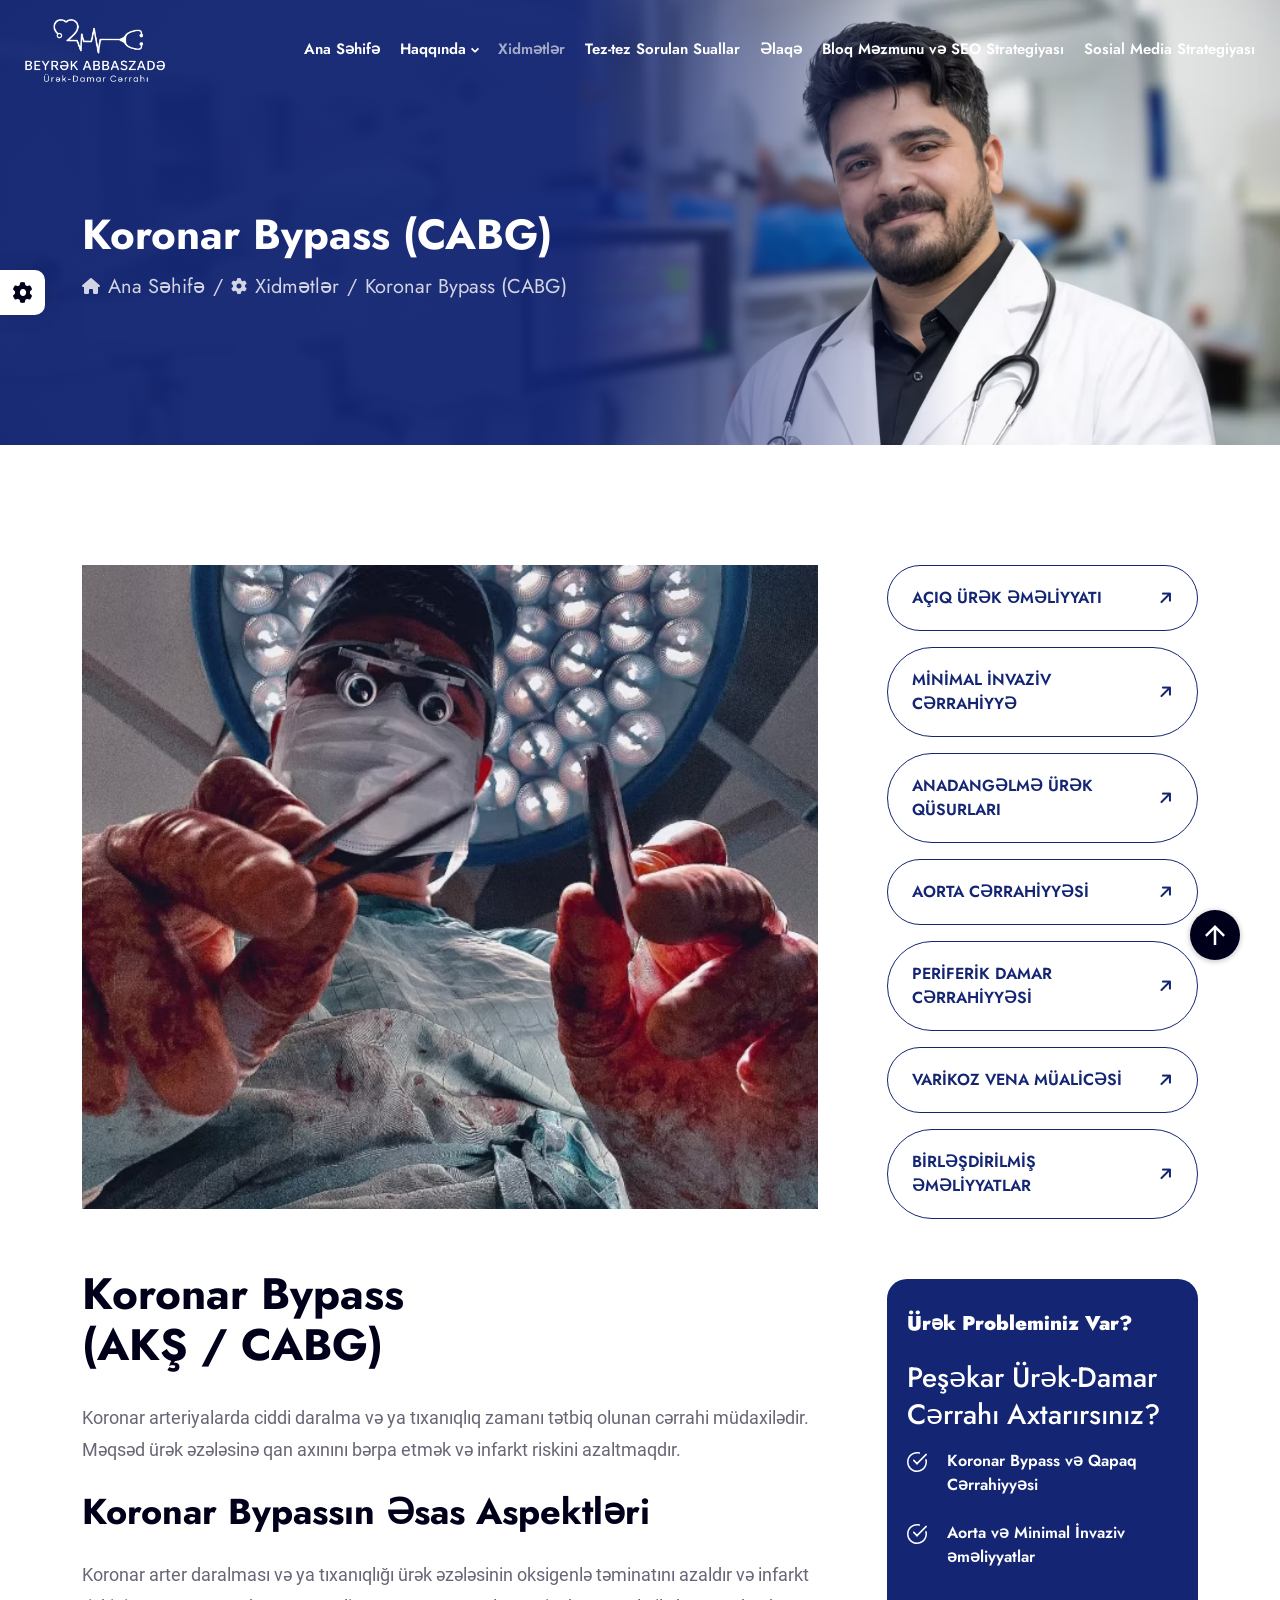
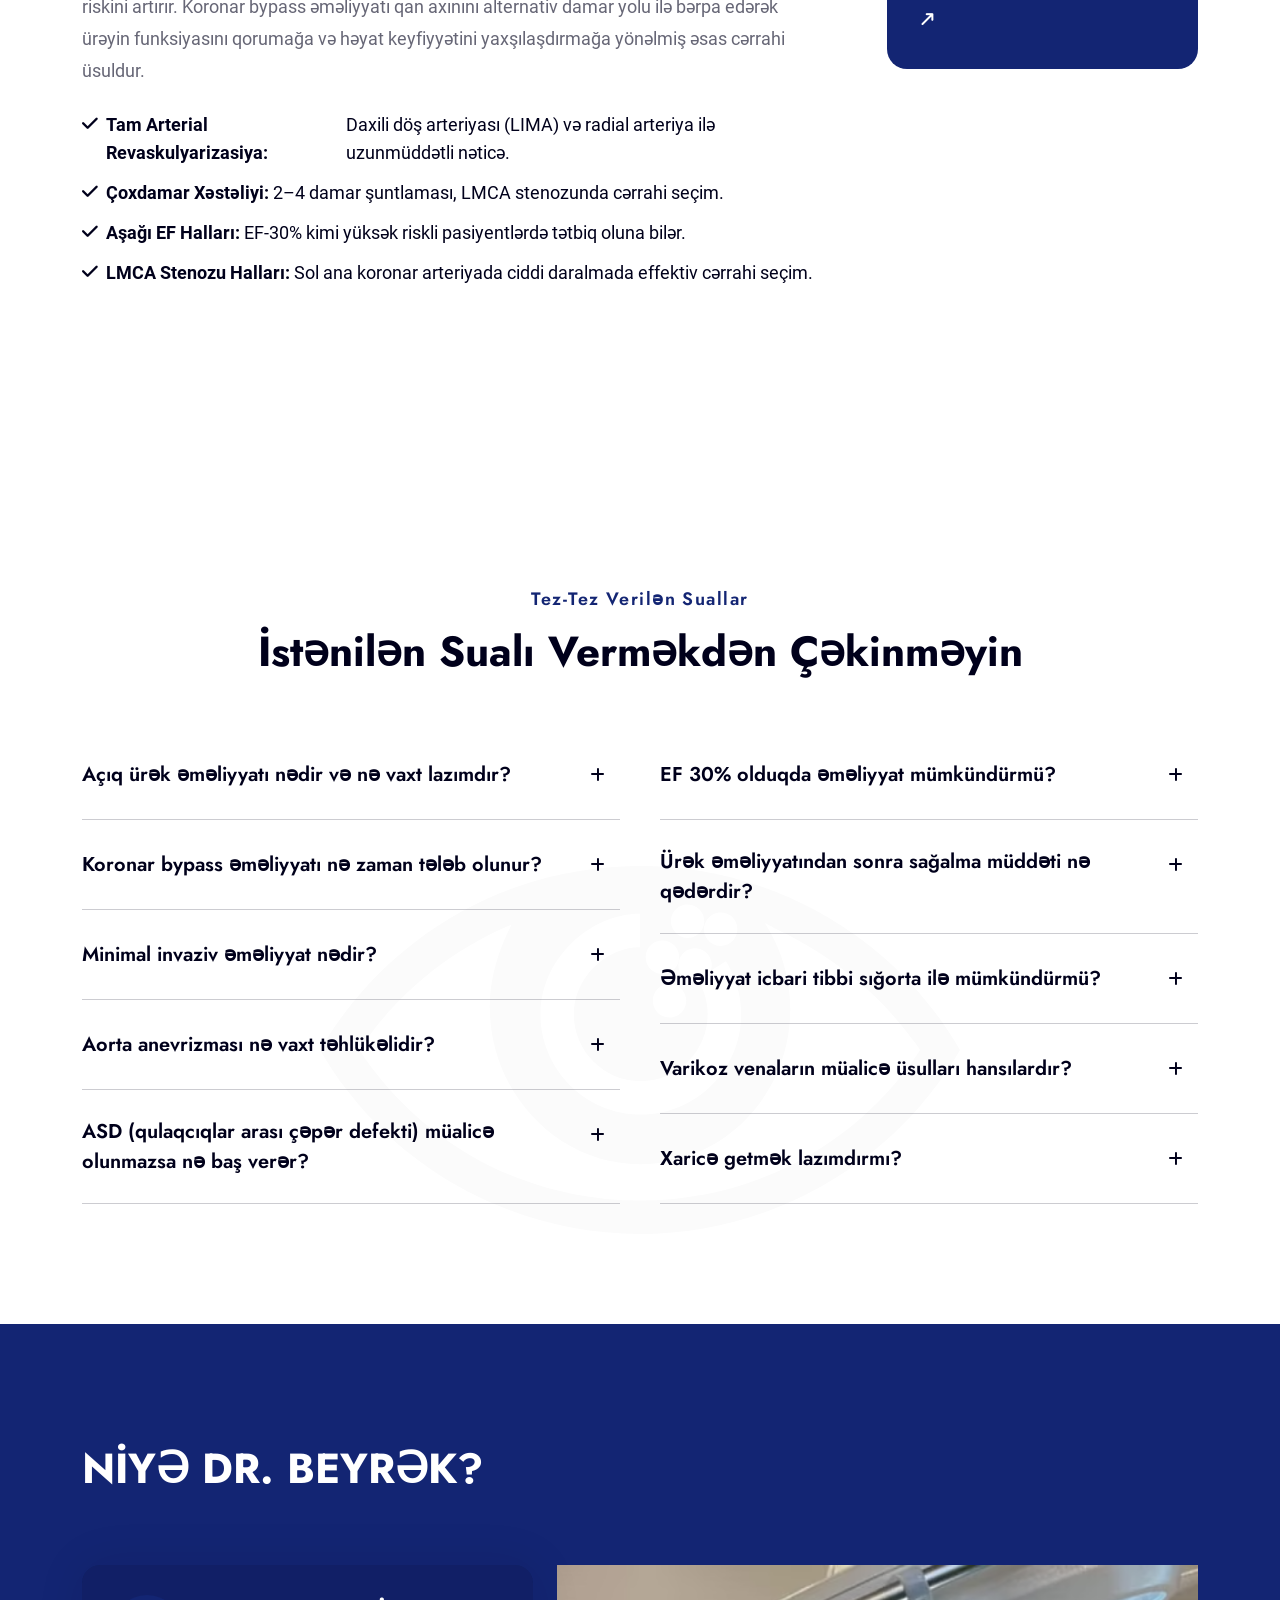
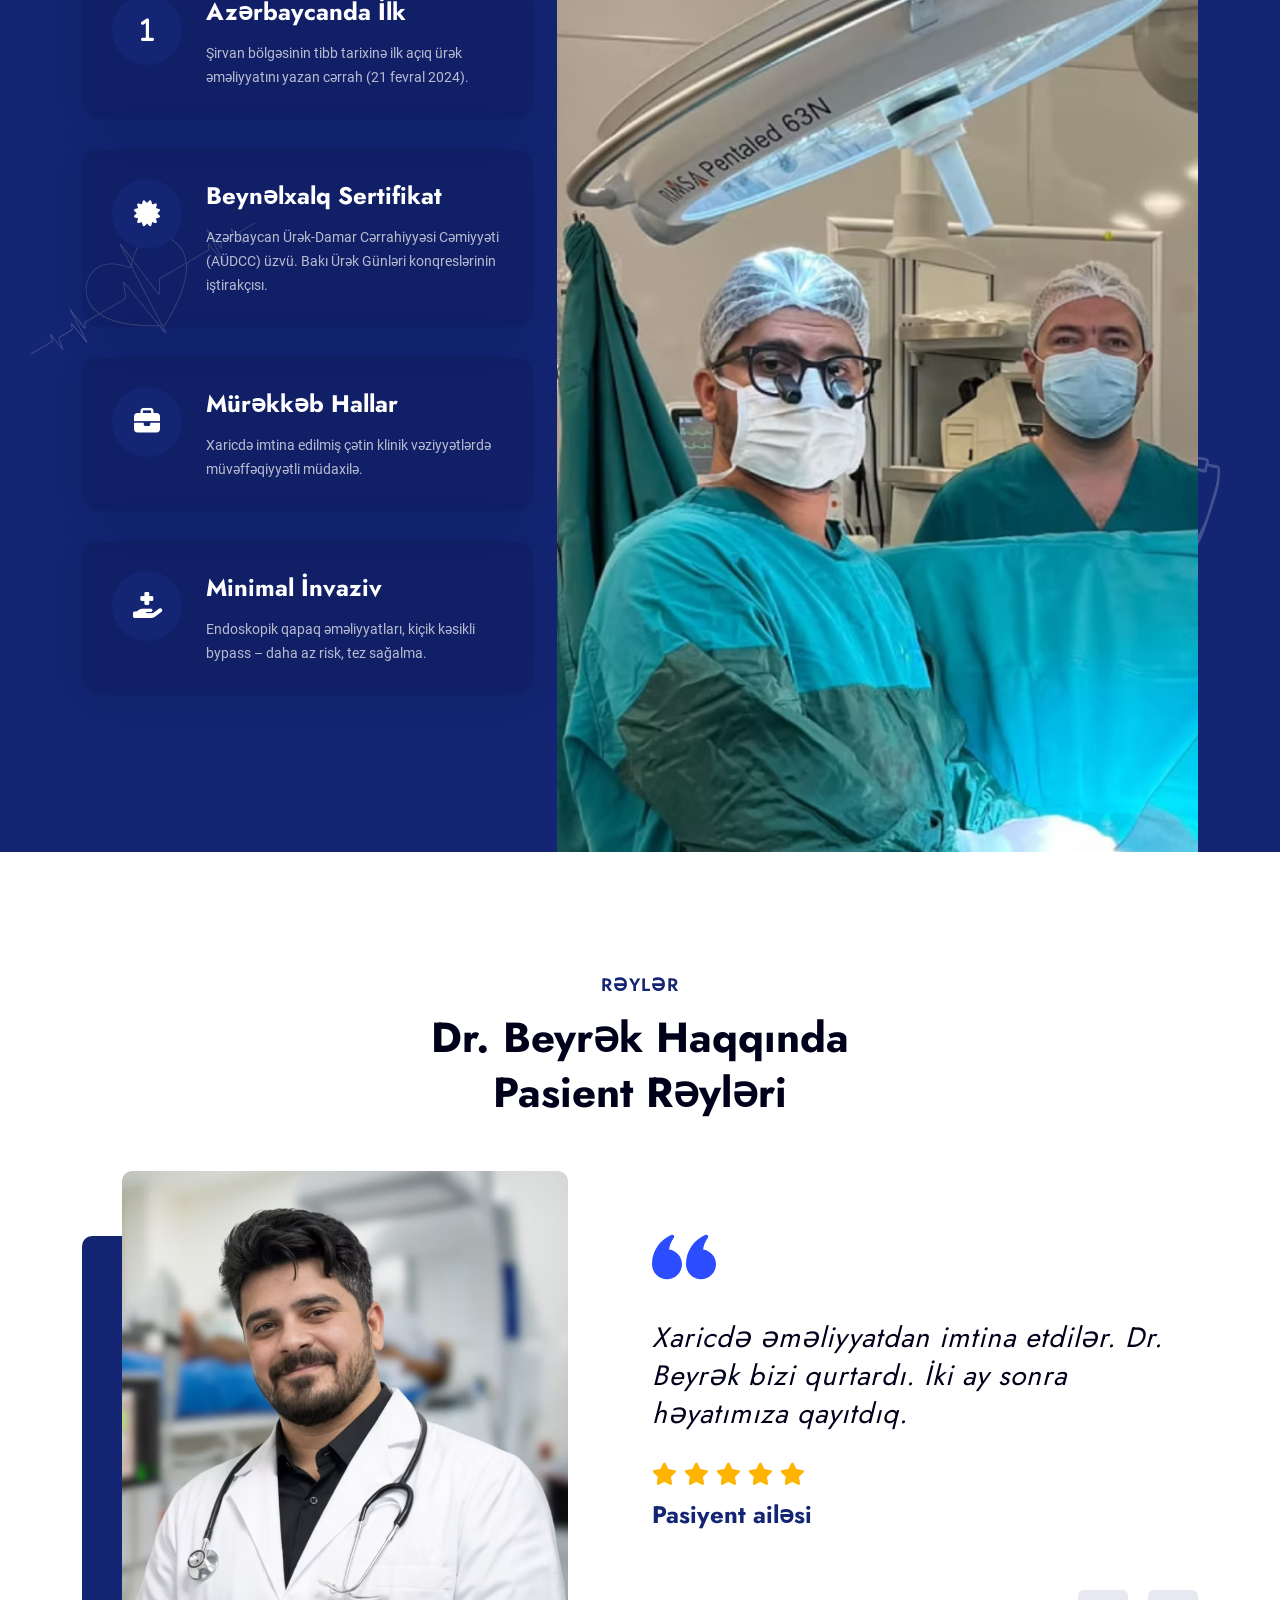
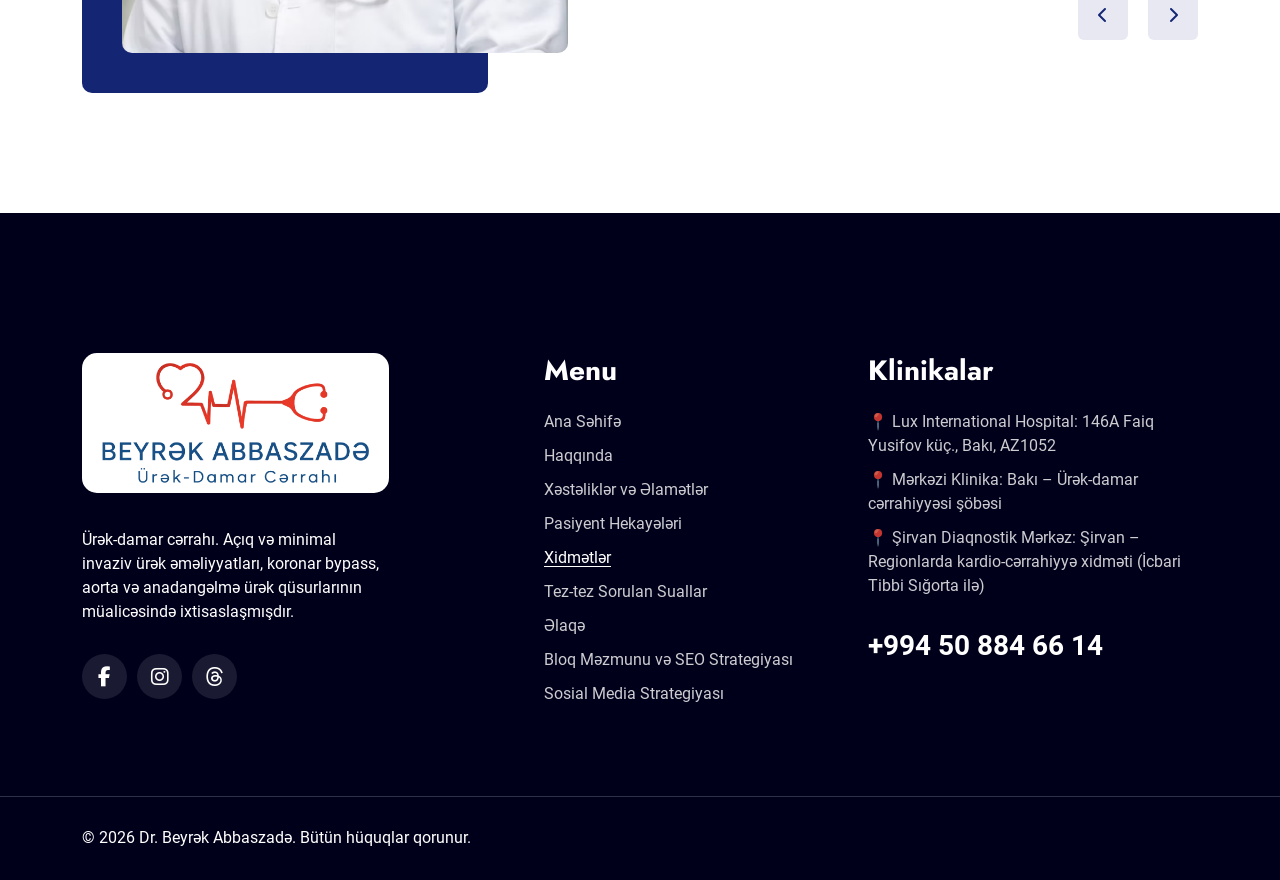
<file: service-details.html>
<!DOCTYPE html>
<html class="no-js" lang="az">

<head>
  <!-- Meta Tags -->
  <meta charset="utf-8">
  <meta http-equiv="x-ua-compatible" content="ie=edge">
  <meta name="viewport" content="width=device-width, initial-scale=1">
  <meta name="author" content="Aysel Mammad">
  <meta name="description" content="Koronar Bypass (CABG)">
  <!-- Favicon Icon -->
  <link rel="icon" href="assets/img/favicon.png">
  <!-- Site Title -->
  <title>Koronar Bypass (CABG)</title>
  <link rel="stylesheet" href="assets/css/bootstrap.min.css">
  <link rel="stylesheet" href="assets/css/fontawesome.min.css">
  <link rel="stylesheet" href="assets/css/animate.css">
  <link rel="stylesheet" href="assets/css/slick.min.css">
  <link rel="stylesheet" href="assets/css/odometer.css">
  <link rel="stylesheet" href="assets/css/light-gallerr.min.css">
  <link rel="stylesheet" href="assets/css/jquery-ui.min.css">
  <link rel="stylesheet" href="assets/css/jquery-timepicker.min.css">
  <link rel="stylesheet" href="assets/css/select2.min.css">
  <link rel="stylesheet" href="assets/css/style.css">
</head>

<body>
  <!-- Start Preloader -->
  <div class="cs_preloader">
    <div class="cs_preloader_in">
      <div class="cs_wave_first">
        <svg enable-background="new 0 0 300.08 300.08" viewBox="0 0 300.08 300.08" xmlns="http://www.w3.org/2000/svg"><path d="m293.26 184.14h-82.877l-12.692-76.138c-.546-3.287-3.396-5.701-6.718-5.701-.034 0-.061 0-.089 0-3.369.027-6.199 2.523-6.677 5.845l-12.507 87.602-14.874-148.69c-.355-3.43-3.205-6.056-6.643-6.138-.048 0-.096 0-.143 0-3.39 0-6.274 2.489-6.752 5.852l-19.621 137.368h-9.405l-12.221-42.782c-.866-3.028-3.812-5.149-6.8-4.944-3.13.109-5.777 2.332-6.431 5.395l-8.941 42.332h-73.049c-3.771 0-6.82 3.049-6.82 6.82 0 3.778 3.049 6.82 6.82 6.82h78.566c3.219 0 6.002-2.251 6.67-5.408l4.406-20.856 6.09 21.313c.839 2.939 3.526 4.951 6.568 4.951h20.46c3.396 0 6.274-2.489 6.752-5.845l12.508-87.596 14.874 148.683c.355 3.437 3.205 6.056 6.643 6.138h.143c3.39 0 6.274-2.489 6.752-5.845l14.227-99.599 6.397 38.362c.546 3.287 3.396 5.702 6.725 5.702h88.66c3.771 0 6.82-3.049 6.82-6.82-.001-3.772-3.05-6.821-6.821-6.821z" /></svg>
      </div>
      <div class="cs_wave_second">
        <svg enable-background="new 0 0 300.08 300.08" viewBox="0 0 300.08 300.08" xmlns="http://www.w3.org/2000/svg"><path d="m293.26 184.14h-82.877l-12.692-76.138c-.546-3.287-3.396-5.701-6.718-5.701-.034 0-.061 0-.089 0-3.369.027-6.199 2.523-6.677 5.845l-12.507 87.602-14.874-148.69c-.355-3.43-3.205-6.056-6.643-6.138-.048 0-.096 0-.143 0-3.39 0-6.274 2.489-6.752 5.852l-19.621 137.368h-9.405l-12.221-42.782c-.866-3.028-3.812-5.149-6.8-4.944-3.13.109-5.777 2.332-6.431 5.395l-8.941 42.332h-73.049c-3.771 0-6.82 3.049-6.82 6.82 0 3.778 3.049 6.82 6.82 6.82h78.566c3.219 0 6.002-2.251 6.67-5.408l4.406-20.856 6.09 21.313c.839 2.939 3.526 4.951 6.568 4.951h20.46c3.396 0 6.274-2.489 6.752-5.845l12.508-87.596 14.874 148.683c.355 3.437 3.205 6.056 6.643 6.138h.143c3.39 0 6.274-2.489 6.752-5.845l14.227-99.599 6.397 38.362c.546 3.287 3.396 5.702 6.725 5.702h88.66c3.771 0 6.82-3.049 6.82-6.82-.001-3.772-3.05-6.821-6.821-6.821z" /></svg>
      </div>
    </div>
  </div>
  <!-- End Preloader -->
  <!-- Start Header Section -->
    <header class="cs_site_header cs_style_1 cs_sticky_header cs_heading_font">
        <div class="cs_main_header">
        <div class="container-fluid">
            <div class="cs_main_header_in">
            <div class="cs_main_header_left diff_header">
                <a class="cs_site_branding" href="index.html">
                <img src="assets/img/Dr.-Beyrək-Abbaszadə-Logo.png" alt="Logo">
                </a>
                <div class="cs_nav cs_fs_18 cs_semibold">
                <div class="cs_nav_list_wrap">
                    <ul class="cs_nav_list">
                    <li><a href="index.html">Ana Səhifə</a></li>
                    <li class="menu-item-has-children">
                        <a href="about.html">Haqqında</a>
                        <ul>
                        <li><a href="#">Xəstəliklər və Əlamətlər</a></li>
                        <li><a href="#">Pasiyent Hekayələri</a></li>
                        </ul>
                    </li>
                    <li><a href="services.html" class="active">Xidmətlər</a></li>
                    <li><a href="faq.html">Tez-tez Sorulan Suallar</a></li>
                    <li><a href="contact.html">Əlaqə</a></li>
                    <li><a href="blog.html">Bloq Məzmunu və SEO Strategiyası</a></li>
                    <li><a href="#">Sosial Media Strategiyası</a></li>
                    </ul>
                </div>
                </div>
            </div>
            </div>
        </div>
        </div>
    </header>
    <div class="cs_modal_search cs_center">
        <div class="cs_search_overlay cs_header_overlay"></div>
        <form action="#" class="cs_modal_search_form">
        <button class="cs_search_close" type="button">
            <svg width="40" height="40" viewBox="0 0 40 40" fill="none" xmlns="http://www.w3.org/2000/svg">
            <path
                d="M26.4233 14.7567L21.18 20L26.4233 25.2433C26.7483 25.5683 26.7483 26.0967 26.4233 26.4217C26.26 26.585 26.0467 26.665 25.8333 26.665C25.62 26.665 25.4067 26.5833 25.2433 26.4217L20 21.1783L14.7567 26.4217C14.5933 26.585 14.38 26.665 14.1667 26.665C13.9533 26.665 13.74 26.5833 13.5767 26.4217C13.2517 26.0967 13.2517 25.5683 13.5767 25.2433L18.82 20L13.5767 14.7567C13.2517 14.4317 13.2517 13.9033 13.5767 13.5783C13.9017 13.2533 14.43 13.2533 14.755 13.5783L19.9983 18.8217L25.2417 13.5783C25.5667 13.2533 26.095 13.2533 26.42 13.5783C26.745 13.9033 26.745 14.4317 26.42 14.7567H26.4233ZM40 20C40 31.0283 31.0283 40 20 40C8.97167 40 0 31.0283 0 20C0 8.97167 8.97167 0 20 0C31.0283 0 40 8.97167 40 20ZM38.3333 20C38.3333 9.89167 30.1083 1.66667 20 1.66667C9.89167 1.66667 1.66667 9.89167 1.66667 20C1.66667 30.1083 9.89167 38.3333 20 38.3333C30.1083 38.3333 38.3333 30.1083 38.3333 20Z"
                fill="currentColor" />
            </svg>
        </button>
        <input type="text" placeholder="Type to search..." class="cs_fs_32 cs_modal_search_input">
        </form>
    </div>
  <!-- End Header Section -->
  <!-- Start Page Header -->
  <section class="cs_page_heading cs_center cs_bg_filed diff_cover" data-src="assets/img/Dr.-Beyrək-Abbaszadə-Banner.png">
    <div class="container">
      <div class="cs_page_heading_in">
        <h1 class="cs_page_heading_title cs_fs_48 cs_white_color">Koronar Bypass (CABG)</h1>
        <ol class="breadcrumb cs_fs_20 cs_white_color cs_heading_font">
          <li class="breadcrumb-item"><a href="index.html"><i class="fa-solid fa-house"></i>Ana Səhifə</a></li>
          <li class="breadcrumb-item"><a href="services.html"><i class="fa-solid fa-gear"></i>Xidmətlər</a></li>
          <li class="breadcrumb-item active">Koronar Bypass (CABG)</li>
        </ol>
      </div>
    </div>
  </section>
  <!-- End Page Header -->
  <!-- Start Service Details Section -->
  <div class="cs_height_120 cs_height_lg_80"></div>
    <div class="container">
      <div class="row cs_gap_y_40">
        <div class="col-lg-8">
          <div class="cs_service_details">
            <img src="assets/img/service-detail.avif" alt="service detail" class="w-100">
            <h2>Koronar Bypass <br>(AKŞ / CABG)</h2>
            <p>Koronar arteriyalarda ciddi daralma və ya tıxanıqlıq zamanı tətbiq olunan cərrahi müdaxilədir. Məqsəd ürək əzələsinə qan axınını bərpa etmək və infarkt riskini azaltmaqdır.</p>

            <h3>Koronar Bypassın Əsas Aspektləri</h3>
            <p>Koronar arter daralması və ya tıxanıqlığı ürək əzələsinin oksigenlə təminatını azaldır və infarkt riskini artırır. Koronar bypass əməliyyatı qan axınını alternativ damar yolu ilə bərpa edərək ürəyin funksiyasını qorumağa və həyat keyfiyyətini yaxşılaşdırmağa yönəlmiş əsas cərrahi üsuldur.</p>
            <ul class="cs_list cs_style_4 cs_fs_18 cs_body_font cs_heading_color cs_semibold cs_mp0">
              <li><i class="fa-solid fa-check"></i>Tam Arterial Revaskulyarizasiya: <span class="cs_normal ms-1">Daxili döş arteriyası (LIMA) və radial arteriya ilə uzunmüddətli nəticə.</span></li>
              <li><i class="fa-solid fa-check"></i>Çoxdamar Xəstəliyi: <span class="cs_normal ms-1">2–4 damar şuntlaması, LMCA stenozunda cərrahi seçim.</span></li>
              <li><i class="fa-solid fa-check"></i>Aşağı EF Halları: <span class="cs_normal ms-1">EF-30% kimi yüksək riskli pasiyentlərdə tətbiq oluna bilər.</span></li>
              <li><i class="fa-solid fa-check"></i>LMCA Stenozu Halları: <span class="cs_normal ms-1">Sol ana koronar arteriyada ciddi daralmada effektiv cərrahi seçim.</span></li>
            </ul>
          </div>
        </div>
        <aside class="col-lg-4">
          <div class="cs_sidebar cs_style_2">
            <div class="cs_sidebar_widget cs_type_1 cs_heading_font text-uppercase">
              <ul class="cs_btn_list cs_mp0">
                <li><a href="service-details.html" class="cs_accent_color cs_semibold cs_radius_100">
                    Açıq Ürək Əməliyyatı<i class="fa-solid fa-arrow-right"></i></a>
                </li>
                <li><a href="service-details.html" class="cs_accent_color cs_semibold cs_radius_100">
                    Minimal İnvaziv Cərrahiyyə<i class="fa-solid fa-arrow-right"></i></a>
                  </li>
                <li><a href="service-details.html" class="cs_accent_color cs_semibold cs_radius_100">
                  Anadangəlmə Ürək Qüsurları<i class="fa-solid fa-arrow-right"></i></a>
                </li>
                <li><a href="service-details.html" class="cs_accent_color cs_semibold cs_radius_100">
                  Aorta Cərrahiyyəsi<i class="fa-solid fa-arrow-right"></i></a>
                </li>
                <li><a href="service-details.html" class="cs_accent_color cs_semibold cs_radius_100">
                  Periferik Damar Cərrahiyyəsi<i class="fa-solid fa-arrow-right"></i></a>
                </li>
                <li><a href="service-details.html" class="cs_accent_color cs_semibold cs_radius_100">
                  Varikoz Vena Müalicəsi<i class="fa-solid fa-arrow-right"></i></a>
                </li>
                <li><a href="service-details.html" class="cs_accent_color cs_semibold cs_radius_100">
                  Birləşdirilmiş Əməliyyatlar<i class="fa-solid fa-arrow-right"></i></a>
                </li>
              </ul>
            </div>
            <div class="cs_card cs_style_9 cs_accent_bg cs_radius_20">
              <h4 class="cs_fs_20 cs_black cs_white_color">Ürək Probleminiz Var?</h4>
              <h3 class="cs_fs_30 cs_medium cs_white_color">Peşəkar Ürək-Damar Cərrahı Axtarırsınız?</h3>
              <ul class="cs_list cs_style_1 cs_mp0 diff_list">
                <li class="d-flex align-items-center">
                    <svg class="cs_white_color mt-1" width="20" height="20" viewBox="0 0 26 26" fill="none" xmlns="http://www.w3.org/2000/svg">
                        <path d="M13.0097 25.9988C8.06573 25.9993 3.50673 23.1663 1.32323 18.7073C-0.886265 14.1938 -0.217265 8.56483 2.98873 4.70033C6.19124 0.839828 11.3977 -0.844672 16.2517 0.408828C16.7862 0.546828 17.1077 1.09233 16.9702 1.62733C16.8322 2.16233 16.2862 2.48333 15.7517 2.34583C11.6457 1.28533 7.23874 2.71033 4.52823 5.97783C1.81624 9.24733 1.25023 14.0098 3.11974 17.8288C4.98223 21.6328 9.09073 24.1108 13.3077 23.9958C17.5242 23.8808 21.3507 21.3163 23.0562 17.4628C24.0577 15.1998 24.2697 12.6373 23.6522 10.2468C23.5142 9.71233 23.8357 9.16683 24.3707 9.02833C24.9042 8.88983 25.4507 9.21183 25.5892 9.74683C26.3182 12.5713 26.0687 15.5993 24.8857 18.2723C22.8697 22.8273 18.3462 25.8588 13.3627 25.9948C13.2447 25.9973 13.1267 25.9988 13.0097 25.9988Z" fill="currentColor"></path>
                        <path d="M12.9999 16.1171C12.7439 16.1171 12.4879 16.0196 12.2929 15.8241C11.9024 15.4336 11.9024 14.8006 12.2929 14.4101L24.2929 2.41006C24.6829 2.01956 25.3169 2.01956 25.7069 2.41006C26.0974 2.80056 26.0974 3.43356 25.7069 3.82406L13.7069 15.8241C13.5119 16.0191 13.2559 16.1171 12.9999 16.1171Z" fill="currentColor"></path>
                        <path d="M13.0002 16.1174C12.7442 16.1174 12.4882 16.0199 12.2932 15.8244L8.05069 11.5819C7.66019 11.1914 7.66019 10.5584 8.05069 10.1679C8.44069 9.77737 9.07469 9.77737 9.46469 10.1679L13.7072 14.4104C14.0977 14.8009 14.0977 15.4339 13.7072 15.8244C13.5122 16.0194 13.2562 16.1174 13.0002 16.1174Z" fill="currentColor"></path>
                    </svg>
                    <span class="cs_white_color cs_fs_16 mt-0">Koronar Bypass və Qapaq Cərrahiyyəsi</span>
                </li>
                <li class="d-flex align-items-center">
                    <svg class="cs_white_color mt-1" width="20" height="20" viewBox="0 0 26 26" fill="none" xmlns="http://www.w3.org/2000/svg">
                        <path d="M13.0097 25.9988C8.06573 25.9993 3.50673 23.1663 1.32323 18.7073C-0.886265 14.1938 -0.217265 8.56483 2.98873 4.70033C6.19124 0.839828 11.3977 -0.844672 16.2517 0.408828C16.7862 0.546828 17.1077 1.09233 16.9702 1.62733C16.8322 2.16233 16.2862 2.48333 15.7517 2.34583C11.6457 1.28533 7.23874 2.71033 4.52823 5.97783C1.81624 9.24733 1.25023 14.0098 3.11974 17.8288C4.98223 21.6328 9.09073 24.1108 13.3077 23.9958C17.5242 23.8808 21.3507 21.3163 23.0562 17.4628C24.0577 15.1998 24.2697 12.6373 23.6522 10.2468C23.5142 9.71233 23.8357 9.16683 24.3707 9.02833C24.9042 8.88983 25.4507 9.21183 25.5892 9.74683C26.3182 12.5713 26.0687 15.5993 24.8857 18.2723C22.8697 22.8273 18.3462 25.8588 13.3627 25.9948C13.2447 25.9973 13.1267 25.9988 13.0097 25.9988Z" fill="currentColor"></path>
                        <path d="M12.9999 16.1171C12.7439 16.1171 12.4879 16.0196 12.2929 15.8241C11.9024 15.4336 11.9024 14.8006 12.2929 14.4101L24.2929 2.41006C24.6829 2.01956 25.3169 2.01956 25.7069 2.41006C26.0974 2.80056 26.0974 3.43356 25.7069 3.82406L13.7069 15.8241C13.5119 16.0191 13.2559 16.1171 12.9999 16.1171Z" fill="currentColor"></path>
                        <path d="M13.0002 16.1174C12.7442 16.1174 12.4882 16.0199 12.2932 15.8244L8.05069 11.5819C7.66019 11.1914 7.66019 10.5584 8.05069 10.1679C8.44069 9.77737 9.07469 9.77737 9.46469 10.1679L13.7072 14.4104C14.0977 14.8009 14.0977 15.4339 13.7072 15.8244C13.5122 16.0194 13.2562 16.1174 13.0002 16.1174Z" fill="currentColor"></path>
                    </svg>
                    <span class="cs_white_color cs_fs_16 mt-0">Aorta və Minimal İnvaziv əməliyyatlar</span>
                </li>
              </ul>

              <a href="contact.html" class="cs_center cs_radius_50">
                <i class="fa-solid fa-arrow-right-long"></i>
                <i class="fa-solid fa-arrow-right-long"></i>
              </a>
            </div>
          </div>
        </aside>
      </div>
    </div>
  <div class="cs_height_120 cs_height_lg_80"></div>
  <!-- End Service Details Section -->
   <!-- Start FAQ Section -->
  <section class="position-relative">
    <div class="cs_height_120 cs_height_lg_80"></div>
    <div class="container">
      <div class="cs_section_heading cs_style_1 cs_text_center wow fadeInUp" data-wow-duration="0.9s" data-wow-delay="0.25s">
        <p class="cs_section_subtitle cs_fs_18 cs_semibold cs_accent_color cs_heading_font">Tez-tez verilən suallar</p>
        <h2 class="cs_section_title cs_fs_48 mb-0">İstənilən sualı verməkdən çəkinməyin</h2>
      </div>
      <div class="cs_height_50 cs_height_lg_40"></div>
      <div class="row cs_row_gap_40">
        <div class="col-lg-6">
          <div class="cs_accordian cs_type_1">
            <div class="cs_accordian_head">
              <h2 class="cs_accordian_title cs_fs_20 cs_semibold">Açıq ürək əməliyyatı nədir və nə vaxt lazımdır?</h2>
              <span class="cs_accordian_toggle cs_center cs_radius_50"><i class="fa-solid fa-plus"></i></span>
            </div>
            <div class="cs_accordian_body cs_fs_18 cs_heading_color">
              <p>Açıq ürək əməliyyatı döş sümüyü açılaraq və kardiopulmoner bypass aparatı vasitəsilə icra olunan cərrahi müdaxilədir. Koronar bypass, qapaq xəstəlikləri, aorta anevrizması və anadangəlmə ürək qüsurlarında tətbiq edilir.</p>
            </div>
          </div>
          <div class="cs_accordian cs_type_1">
            <div class="cs_accordian_head">
              <h2 class="cs_accordian_title cs_fs_20 cs_semibold">Koronar bypass əməliyyatı nə zaman tələb olunur?</h2>
              <span class="cs_accordian_toggle cs_center cs_radius_50"><i class="fa-solid fa-plus"></i></span>
            </div>
            <div class="cs_accordian_body cs_fs_18 cs_heading_color" style="display: none;">
              <p>Çoxdamar koronar xəstəliyi, LMCA 80-85% stenozu və dərman müalicəsinin effektiv olmadığı hallarda bypass əməliyyatı tövsiyə edilir.</p>
            </div>
          </div>
          <div class="cs_accordian cs_type_1">
            <div class="cs_accordian_head">
              <h2 class="cs_accordian_title cs_fs_20 cs_semibold">Minimal invaziv əməliyyat nədir?</h2>
              <span class="cs_accordian_toggle cs_center cs_radius_50"><i class="fa-solid fa-plus"></i></span>
            </div>
            <div class="cs_accordian_body cs_fs_18 cs_heading_color" style="display: none;">
              <p>Minimal invaziv üsulda döş sümüyü tam kəsilmir. Kiçik kəsiklərlə və endoskopik texnologiya ilə icra olunur. Daha az ağrı və sürətli sağalma təmin edir.</p>
            </div>
          </div>
          <div class="cs_accordian cs_type_1">
            <div class="cs_accordian_head">
              <h2 class="cs_accordian_title cs_fs_20 cs_semibold">Aorta anevrizması nə vaxt təhlükəlidir?</h2>
              <span class="cs_accordian_toggle cs_center cs_radius_50"><i class="fa-solid fa-plus"></i></span>
            </div>
            <div class="cs_accordian_body cs_fs_18 cs_heading_color" style="display: none;">
              <p>Abdominal aorta diametri 55 mm-dən çox olduqda cərrahi müdaxilə tövsiyə edilir. 65 mm və üzəri hallarda yırtılma riski yüksəkdir.</p>
            </div>
          </div>
          <div class="cs_accordian cs_type_1">
            <div class="cs_accordian_head">
              <h2 class="cs_accordian_title cs_fs_20 cs_semibold">ASD (qulaqcıqlar arası çəpər defekti) müalicə olunmazsa nə baş verər?</h2>
              <span class="cs_accordian_toggle cs_center cs_radius_50"><i class="fa-solid fa-plus"></i></span>
            </div>
            <div class="cs_accordian_body cs_fs_18 cs_heading_color">
              <p>Müalicə olunmadıqda sağ ürək boşluqları genişlənir, pulmonar hipertenziya və ürək çatışmazlığı inkişaf edə bilər.</p>
            </div>
          </div>
        </div>
        <div class="col-lg-6">
          <div class="cs_accordian cs_type_1">
            <div class="cs_accordian_head">
              <h2 class="cs_accordian_title cs_fs_20 cs_semibold">EF 30% olduqda əməliyyat mümkündürmü?
              </h2>
              <span class="cs_accordian_toggle cs_center cs_radius_50"><i class="fa-solid fa-plus"></i></span>
            </div>
            <div class="cs_accordian_body cs_fs_18 cs_heading_color" style="display: none;">
              <p>Bəli, lakin yüksək risk qrupu sayılır. Dr. Beyrək Abbaszadə EF-30% və çoxdamar xəstəliyi olan pasiyentlərdə uğurlu bypass əməliyyatları icra etmişdir.</p>
            </div>
          </div>
          <div class="cs_accordian cs_type_1">
            <div class="cs_accordian_head">
              <h2 class="cs_accordian_title cs_fs_20 cs_semibold">Ürək əməliyyatından sonra sağalma müddəti nə qədərdir?</h2>
              <span class="cs_accordian_toggle cs_center cs_radius_50"><i class="fa-solid fa-plus"></i></span>
            </div>
            <div class="cs_accordian_body cs_fs_18 cs_heading_color" style="display: none;">
              <p>Açıq ürək əməliyyatından sonra hospitalizasiya 5–10 gün, tam sağalma isə təxminən 6–12 həftə davam edir. Minimal invaziv üsullarda bu müddət daha qısadır.</p>
            </div>
          </div>
          <div class="cs_accordian cs_type_1">
            <div class="cs_accordian_head">
              <h2 class="cs_accordian_title cs_fs_20 cs_semibold">Əməliyyat icbari tibbi sığorta ilə mümkündürmü?</h2>
              <span class="cs_accordian_toggle cs_center cs_radius_50"><i class="fa-solid fa-plus"></i></span>
            </div>
            <div class="cs_accordian_body cs_fs_18 cs_heading_color" style="display: none;">
              <p>Bəli. Şirvan Diaqnostik Mərkəzdə icbari tibbi sığorta çərçivəsində açıq ürək əməliyyatları icra olunur.</p>
            </div>
          </div>
          <div class="cs_accordian cs_type_1">
            <div class="cs_accordian_head">
              <h2 class="cs_accordian_title cs_fs_20 cs_semibold">Varikoz venaların müalicə üsulları hansılardır?</h2>
              <span class="cs_accordian_toggle cs_center cs_radius_50"><i class="fa-solid fa-plus"></i></span>
            </div>
            <div class="cs_accordian_body cs_fs_18 cs_heading_color" style="display: none;">
              <p>Lazer ablasiyası (EVLA), skleroterapiya və cərrahi çıxarılma üsulları mövcuddur. Seçim ultrasəs müayinəsinə əsasən edilir.</p>
            </div>
          </div>
          <div class="cs_accordian cs_type_1">
            <div class="cs_accordian_head">
              <h2 class="cs_accordian_title cs_fs_20 cs_semibold">Xaricə getmək lazımdırmı?</h2>
              <span class="cs_accordian_toggle cs_center cs_radius_50"><i class="fa-solid fa-plus"></i></span>
            </div>
            <div class="cs_accordian_body cs_fs_18 cs_heading_color" style="display: none;">
              <p>Dr. Beyrək Abbaszadə mürəkkəb və yüksək riskli hallarda, hətta xaricdə imtina edilmiş pasiyentlərdə belə uğurlu əməliyyatlar icra etmişdir.</p>
            </div>
          </div>
        </div>
      </div>
    </div>
    <div class="cs_faq_shape_1 position-absolute">
      <img src="assets/img/faq_shape_1.svg" alt="Shape">
    </div>
    <div class="cs_height_120 cs_height_lg_80"></div>
  </section>
  <!-- End FAQ Section  -->
    <!-- Start Feature Section -->
  <section class="cs_service_area cs_accent_bg position-relative">
    <div class="cs_height_120 cs_height_lg_80"></div>
    <div class="container">
      <div class="cs_section_heading cs_style_1 cs_type_1">
        <div class="cs_section_heading_left">
          <h2 class="cs_section_title cs_white_color">NİYƏ DR. BEYRƏK?</h2>
        </div>
      </div>
      <div class="cs_height_50 cs_height_lg_40"></div>
      <div class="row cs_gap_y_40">
        <div class="col-xl-5">
          <div class="cs_iconbox_wrapper cs_style_2">
            <div class="cs_iconbox cs_style_2 wow fadeInUp" data-wow-duration="0.9s" data-wow-delay="0.25s">
              <div class="cs_iconbox_icon cs_center">
                <i class="fa-solid fa-1 cs_fs_28"></i>
              </div>
              <div class="cs_iconbox_text">
                <h3 class="cs_iconbox_title cs_fs_24 cs_white_color">Azərbaycanda İlk
                </h3>
                <p class="cs_iconbox_subtitle cs_white_color mb-0">Şirvan bölgəsinin tibb tarixinə ilk açıq ürək əməliyyatını yazan cərrah (21 fevral 2024).</p>
              </div>
            </div>
            <div class="cs_iconbox cs_style_2 wow fadeInUp" data-wow-duration="0.9s" data-wow-delay="0.35">
              <div class="cs_iconbox_icon cs_center">
                <i class="fa-solid fa-certificate cs_fs_28"></i>
              </div>
              <div class="cs_iconbox_text">
                <h3 class="cs_iconbox_title cs_fs_24 cs_white_color">Beynəlxalq Sertifikat</h3>
                <p class="cs_iconbox_subtitle cs_white_color mb-0">Azərbaycan Ürək-Damar Cərrahiyyəsi Cəmiyyəti (AÜDCC) üzvü. Bakı Ürək Günləri konqreslərinin iştirakçısı.</p>
              </div>
            </div>
            <div class="cs_iconbox cs_style_2 wow fadeInUp" data-wow-duration="0.9s" data-wow-delay="0.45s">
              <div class="cs_iconbox_icon cs_center">
                <i class="fa-solid fa-briefcase cs_fs_28"></i>
              </div>
              <div class="cs_iconbox_text">
                <h3 class="cs_iconbox_title cs_fs_24 cs_white_color">Mürəkkəb Hallar
                </h3>
                <p class="cs_iconbox_subtitle cs_white_color mb-0">Xaricdə imtina edilmiş çətin klinik vəziyyətlərdə müvəffəqiyyətli müdaxilə.</p>
              </div>
            </div>
            <div class="cs_iconbox cs_style_2 wow fadeInUp" data-wow-duration="0.9s" data-wow-delay="0.55">
              <div class="cs_iconbox_icon cs_center">
                <i class="fa-solid fa-hand-holding-medical cs_fs_28"></i>
              </div>
              <div class="cs_iconbox_text">
                <h3 class="cs_iconbox_title cs_fs_24 cs_white_color">Minimal İnvaziv</h3>
                <p class="cs_iconbox_subtitle cs_white_color mb-0">Endoskopik qapaq əməliyyatları, kiçik kəsikli bypass – daha az risk, tez sağalma.</p>
                
              </div>
            </div>
          </div>
        </div>
        <div class="col-xl-7">
          <div class="cs_card_thumbnail wow fadeInRight" data-wow-duration="0.9s" data-wow-delay="0.25s">
            <img src="assets/img/Dr-Beyrək-Abbaszadə-Blog-4.png" alt="Dr. Beyrək Abbaszadə">
          </div>
        </div>
      </div>
    </div>
    <div class="cs_service_shape_1 position-absolute">
      <img src="assets/img/heartbeat_2.svg" alt="Shape">
    </div>
    <div class="cs_service_shape_2 position-absolute">
      <img src="assets/img/stethoscope_2.svg" alt="Shape" class="cs_spinner_img">        
    </div>
  </section>
  <!-- End Feature Section -->
  <!-- Start Feedback Section -->
  <section class="cs_testimonial cs_style_1">
    <div class="cs_height_120 cs_height_lg_80"></div>
    <div class="container">
      <div class="cs_section_heading cs_style_1 cs_text_center wow fadeInUp" data-wow-duration="0.9s" data-wow-delay="0.25s">
        <p class="cs_section_subtitle cs_accent_color cs_fs_18 cs_semibold cs_heading_font">RƏYLƏR</p>
        <h2 class="cs_section_title cs_fs_48 mb-0">Dr. Beyrək haqqında <br> pasient rəyləri</h2>
      </div>
      <div class="cs_height_50 cs_height_lg_40"></div>
      <div class="row cs_gap_y_30 align-items-center">
        <div class="col-lg-6">
          <div class="cs_testimonial_left">
            <div class="cs_testimonial_thumbnail">
              <img src="assets/img/Dr.-Beyrək.png" alt="Dr. Beyrək">
            </div>
          </div>
        </div>
        <div class="col-lg-6">
          <div class="cs_testimonial_content">
            <div class="cs_slider cs_style_1 cs_slider_gap_30 position-relative">
              <div class="cs_slider_container" data-autoplay="0" data-loop="1" data-speed="600" data-center="0"
                data-variable-width="0" data-slides-per-view="responsive" data-xs-slides="1" data-sm-slides="1"
                data-md-slides="1" data-lg-slides="1" data-add-slides="1">
                <div class="cs_slider_wrapper">
                  <div class="cs_slide">
                    <div class="cs_testimonial cs_style_1">
                      <div class="cs_quote_icon">
                        <img src="assets/img/icons/quote_icon.svg" alt="Quote Icon">
                      </div>
                      <p class="cs_testimonial_subtitle cs_fs_32">Xaricdə əməliyyatdan imtina etdilər. Dr. Beyrək bizi qurtardı. İki ay sonra həyatımıza qayıtdıq.</p>
                      <div class="cs_avatar cs_style_1">
                        <div class="cs_rating_container">
                          <div class="cs_rating" data-rating="5">
                            <div class="cs_rating_percentage"></div>
                          </div>
                        </div>
                        <div class="cs_avatar_info">
                          <h3 class="cs_avatar_title cs_fs_24">Pasiyent ailəsi</h3>
                        </div>
                      </div>
                    </div>
                  </div>
                  <div class="cs_slide">
                    <div class="cs_testimonial cs_style_1">
                      <div class="cs_quote_icon">
                        <img src="assets/img/icons/quote_icon.svg" alt="Quote Icon">
                      </div>
                      <p class="cs_testimonial_subtitle cs_fs_32">82 yaşında bypass keçirdim. 6 gün sonra evə getdim. Çox sağ olun, həkimim.</p>
                      <div class="cs_avatar cs_style_1">
                        <div class="cs_rating_container">
                          <div class="cs_rating" data-rating="5">
                            <div class="cs_rating_percentage"></div>
                          </div>
                        </div>
                        <div class="cs_avatar_info">
                          <h3 class="cs_avatar_title cs_fs_24">Hüseynqulu baba</h3>
                        </div>
                      </div>
                    </div>
                  </div>
                  <div class="cs_slide">
                    <div class="cs_testimonial cs_style_1">
                      <div class="cs_quote_icon">
                        <img src="assets/img/icons/quote_icon.svg" alt="Quote Icon">
                      </div>
                      <p class="cs_testimonial_subtitle cs_fs_32">4 damar bypass – klinik prosedur çox peşəkar aparıldı. Bütün göstəricilər normal.</p>
                      <div class="cs_avatar cs_style_1">
                        <div class="cs_rating_container">
                          <div class="cs_rating" data-rating="5">
                            <div class="cs_rating_percentage"></div>
                          </div>
                        </div>
                        <div class="cs_avatar_info">
                          <h3 class="cs_avatar_title cs_fs_24">Biləsuvar pasiyenti</h3>
                        </div>
                      </div>
                    </div>
                  </div><div class="cs_slide">
                    <div class="cs_testimonial cs_style_1">
                      <div class="cs_quote_icon">
                        <img src="assets/img/icons/quote_icon.svg" alt="Quote Icon">
                      </div>
                      <p class="cs_testimonial_subtitle cs_fs_32">32 yaşında ASD ilə gəldim. 5 gün sonra evə yazıldım. Gözəl komanda!</p>
                      <div class="cs_avatar cs_style_1">
                        <div class="cs_rating_container">
                          <div class="cs_rating" data-rating="5">
                            <div class="cs_rating_percentage"></div>
                          </div>
                        </div>
                        <div class="cs_avatar_info">
                          <h3 class="cs_avatar_title cs_fs_24">Gənc pasiyent</h3>
                        </div>
                      </div>
                    </div>
                  </div>
                </div>
              </div>
              <div class="cs_height_50 cs_height_lg_40"></div>
              <div class="cs_slider_arrows cs_style_1">
                <div class="cs_left_arrow cs_center cs_radius_6"><i class="fa-solid fa-chevron-left"></i></div>
                <div class="cs_right_arrow cs_center cs_radius_6"><i class="fa-solid fa-chevron-right"></i></div>
              </div>
            </div>
          </div>
        </div>
      </div>
    </div>
    <div class="cs_height_120 cs_height_lg_80"></div>
  </section>
  <!-- End Feedback Section -->
  <!-- Start Footer Section -->
  <footer class="cs_footer cs_style_1 cs_heading_bg">
    <div class="container cs_white_color">
      <div class="cs_footer_row">
        <div class="cs_footer_col">
          <div class="cs_footer_widget">
            <div class="cs_footer_text_widget">
              <img src="assets/img/Dr.-Beyrək-Abbaszadə-Logo.png" alt="Logo">
              <p>Ürək-damar cərrahı. Açıq və minimal invaziv ürək əməliyyatları, koronar bypass, aorta və anadangəlmə ürək qüsurlarının müalicəsində ixtisaslaşmışdır.</p>
            </div>
            <div class="cs_social_btns cs_style_1">
              <a href="https://www.facebook.com/61550082035111" target="_blank" class="cs_center">
                <i class="fa-brands fa-facebook-f"></i>
              </a>
              <a href="https://www.instagram.com/dr.beyrek/" target="_blank" class="cs_center">
                <i class="fa-brands fa-instagram"></i>
              </a>
              <a href="https://www.threads.com/@dr.beyrek" target="_blank" class="cs_center">
                <i class="fa-brands fa-threads"></i>
              </a>
            </div>
          </div>
        </div>
        <div class="cs_footer_col">
          <div class="cs_footer_widget">
            <h2 class="cs_footer_widget_title cs_fs_32 cs_white_color cs_bold">Menu</h2>
            <ul class="cs_footer_widget_menu">
                <li><a href="index.html">Ana Səhifə</a></li>
                <li><a href="about.html">Haqqında</a></li>
                <li><a href="#">Xəstəliklər və Əlamətlər</a></li>
                <li><a href="#">Pasiyent Hekayələri</a></li>
                <li><a href="services.html" class="active">Xidmətlər</a></li>
                <li><a href="faq.html">Tez-tez Sorulan Suallar</a></li>
                <li><a href="contact.html">Əlaqə</a></li>
                <li><a href="blog.html">Bloq Məzmunu və SEO Strategiyası</a></li>
                <li><a href="#">Sosial Media Strategiyası</a></li>
            </ul>
          </div>
        </div>
        <div class="cs_footer_col">
          <div class="cs_footer_widget">
            <h2 class="cs_footer_widget_title cs_fs_32 cs_white_color cs_bold">Klinikalar</h2>
            <ul class="cs_footer_widget_menu cs_address">
              <li>📍 Lux International Hospital: 146A Faiq Yusifov küç., Bakı, AZ1052</li>
              <li>📍 Mərkəzi Klinika: Bakı – Ürək-damar cərrahiyyəsi şöbəsi</li>
              <li>📍 Şirvan Diaqnostik Mərkəz: Şirvan – Regionlarda kardio-cərrahiyyə xidməti (İcbari Tibbi Sığorta ilə)</li>
              <li class="cs_fs_32 cs_bold cs_phone_number">
                <div class="cs_height_20 cs_height_lg_20"></div>
                <a href="tel:+994508846614">+994 50 884 66 14</a>
              </li>
            </ul>
          </div>
        </div>
      </div>
    </div>
    <div class="cs_footer_bottom cs_white_color">
      <div class="container">
        <div class="cs_footer_bottom_in">
          <p class="cs_copyright mb-0">© 2026 Dr. Beyrək Abbaszadə. Bütün hüquqlar qorunur.</p>
        </div>
      </div>
    </div>
  </footer>
  <!-- End Footer Section -->
  <!-- Start Scroll Up Button -->
  <span class="cs_scrollup">
    <svg width="20" height="20" viewBox="0 0 20 20" fill="none" xmlns="http://www.w3.org/2000/svg">
      <path d="M0 10L1.7625 11.7625L8.75 4.7875V20H11.25V4.7875L18.225 11.775L20 10L10 0L0 10Z" fill="currentColor" />
    </svg>
  </span>
  <!-- End Scroll Up Button -->

  <!-- Start Color Chnage  -->
  <div class="cs_color_settings">
    <div class="cs_color_settings_btn cs_center"><i class="fa-solid fa-gear"></i></div>
    <div class="cs_color_settings_in">
      <div class="cs_color_option cs_color_option_bg_1 cs_center active" data-color="#132573">
        <i class="fa-solid fa-check"></i>
      </div>
      <div class="cs_color_option cs_color_option_bg_2 cs_center" data-color="#09bbaf">
        <i class="fa-solid fa-check"></i>
      </div>
      <div class="cs_color_option cs_color_option_bg_3 cs_center" data-color="#a81874">
        <i class="fa-solid fa-check"></i>
      </div>
      <div class="cs_color_option cs_color_option_bg_4 cs_center" data-color="#2d3928">
        <i class="fa-solid fa-check"></i>
      </div>
      <div class="cs_color_option cs_color_option_bg_5 cs_center" data-color="#966046">
        <i class="fa-solid fa-check"></i>
      </div>
      <div class="cs_color_option cs_color_option_bg_6 cs_center" data-color="#307bc4">
        <i class="fa-solid fa-check"></i>
      </div>
    </div>
  </div>
  <!-- End Color Chnage  -->

  <!-- Script -->
  <script src="assets/js/jquery-3.7.1.min.js"></script>
  <script src="assets/js/wow.min.js"></script>
  <script src="assets/js/jquery.slick.min.js"></script>
  <script src="assets/js/odometer.js"></script>
  <script src="assets/js/light-gallery.min.js"></script>
  <script src="assets/js/jquery-ui.js"></script>
  <script src="assets/js/jquery-timepicker.min.js"></script>
  <script src="assets/js/select2.min.js"></script>
  <script src="assets/js/ripples.min.js"></script>
  <script src="assets/js/main.js"></script>
</body>
</html>
</file>
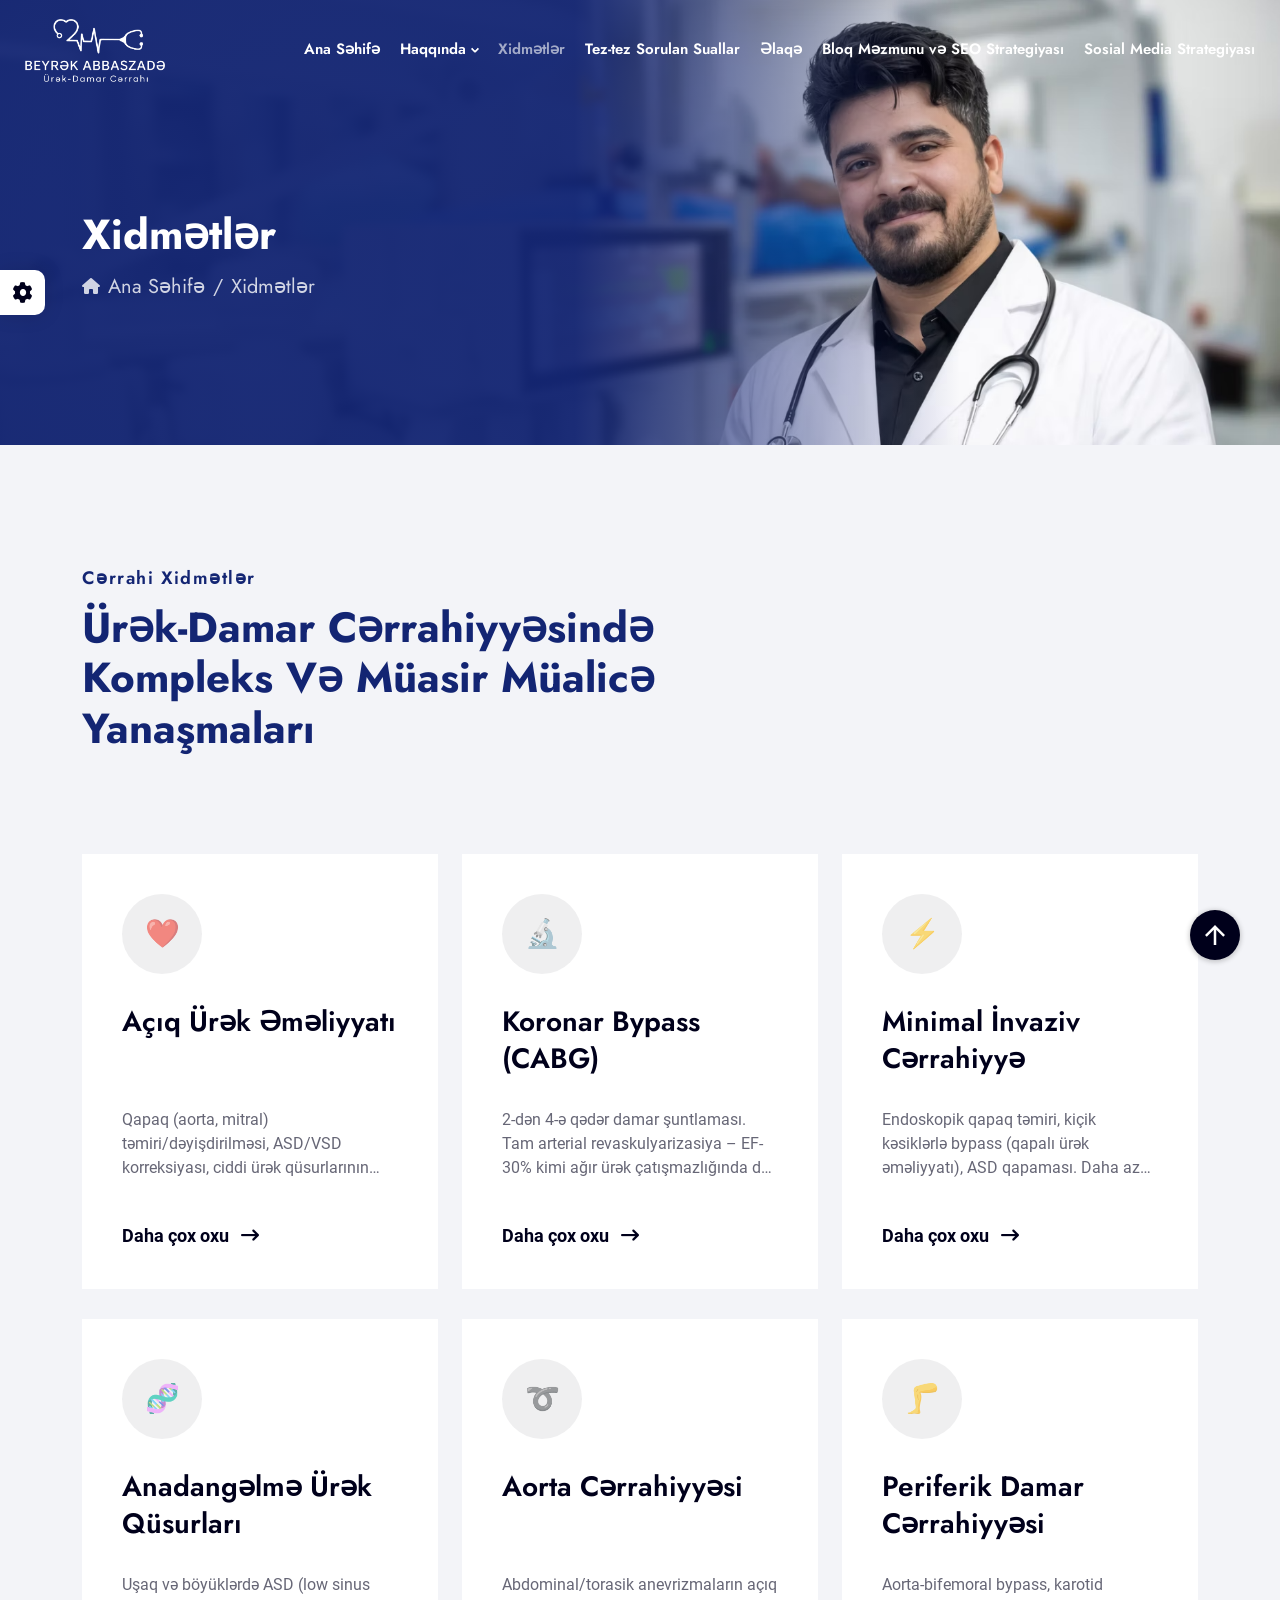
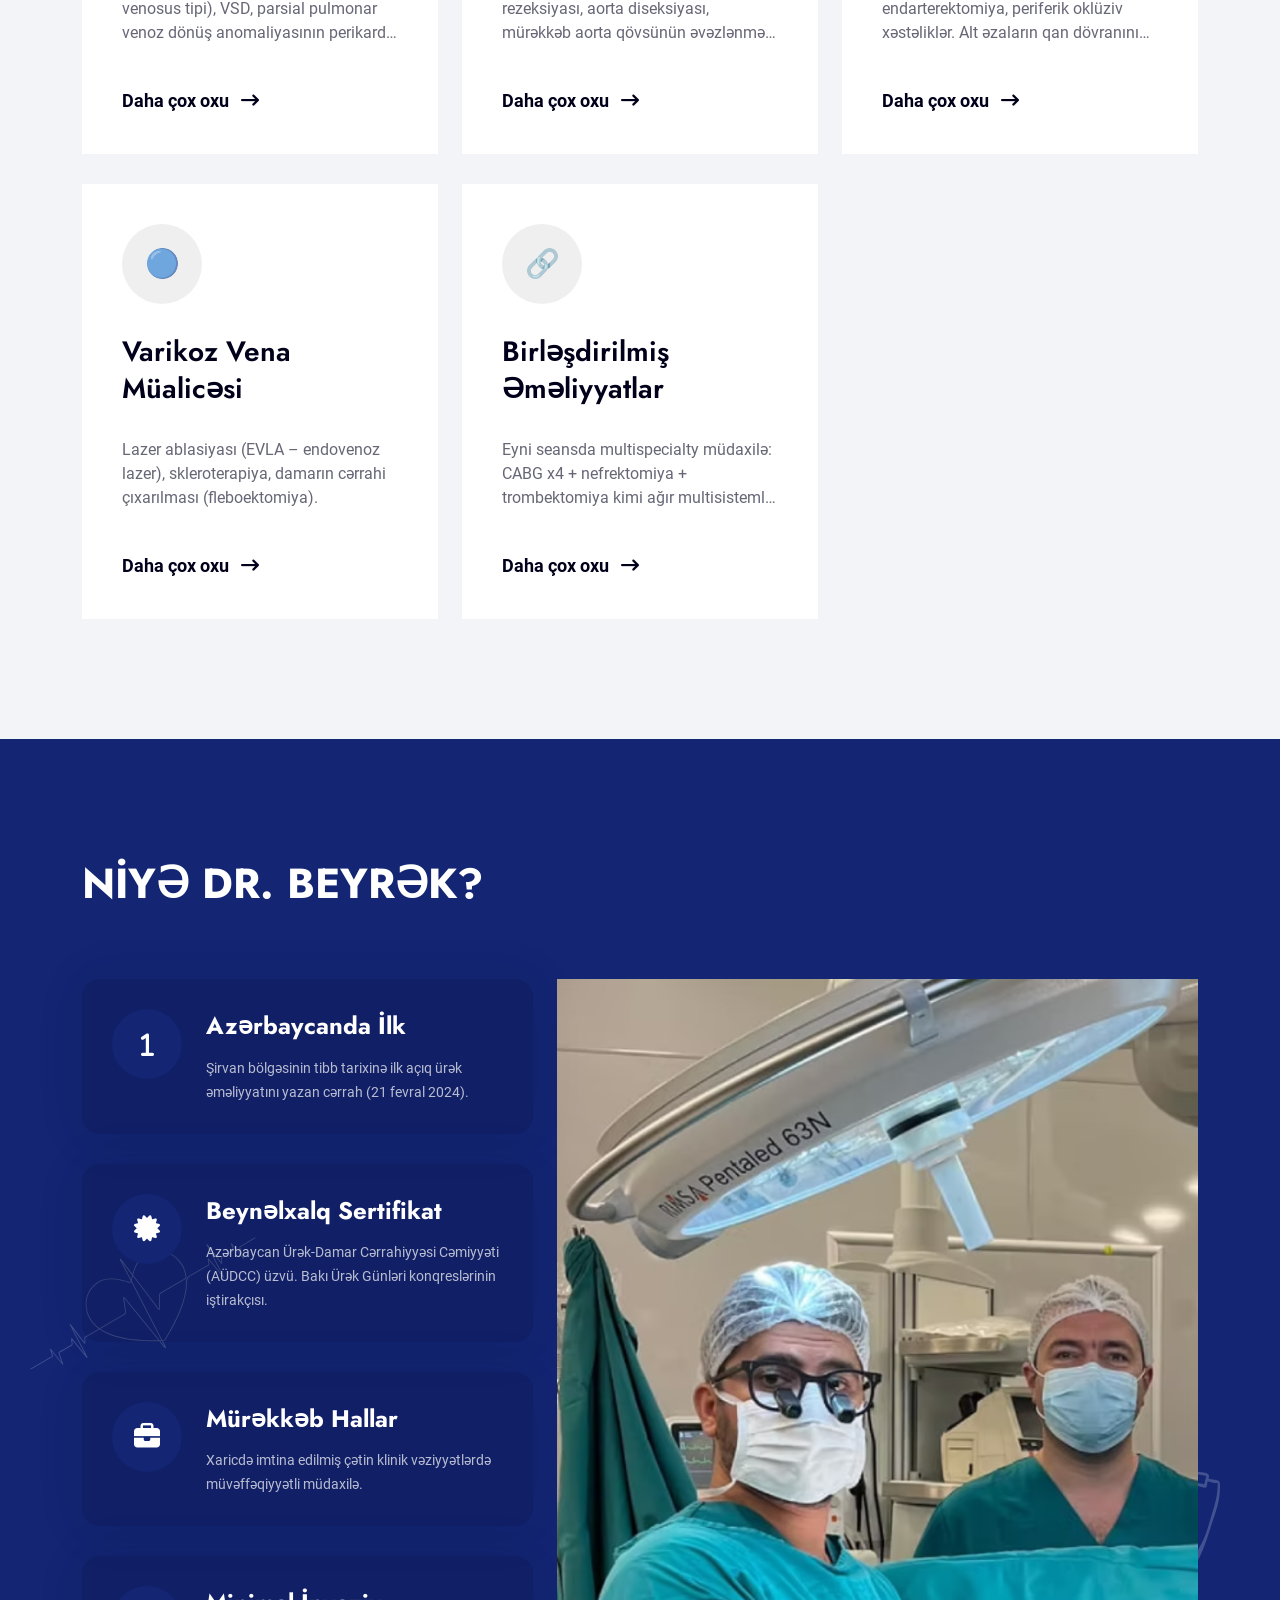
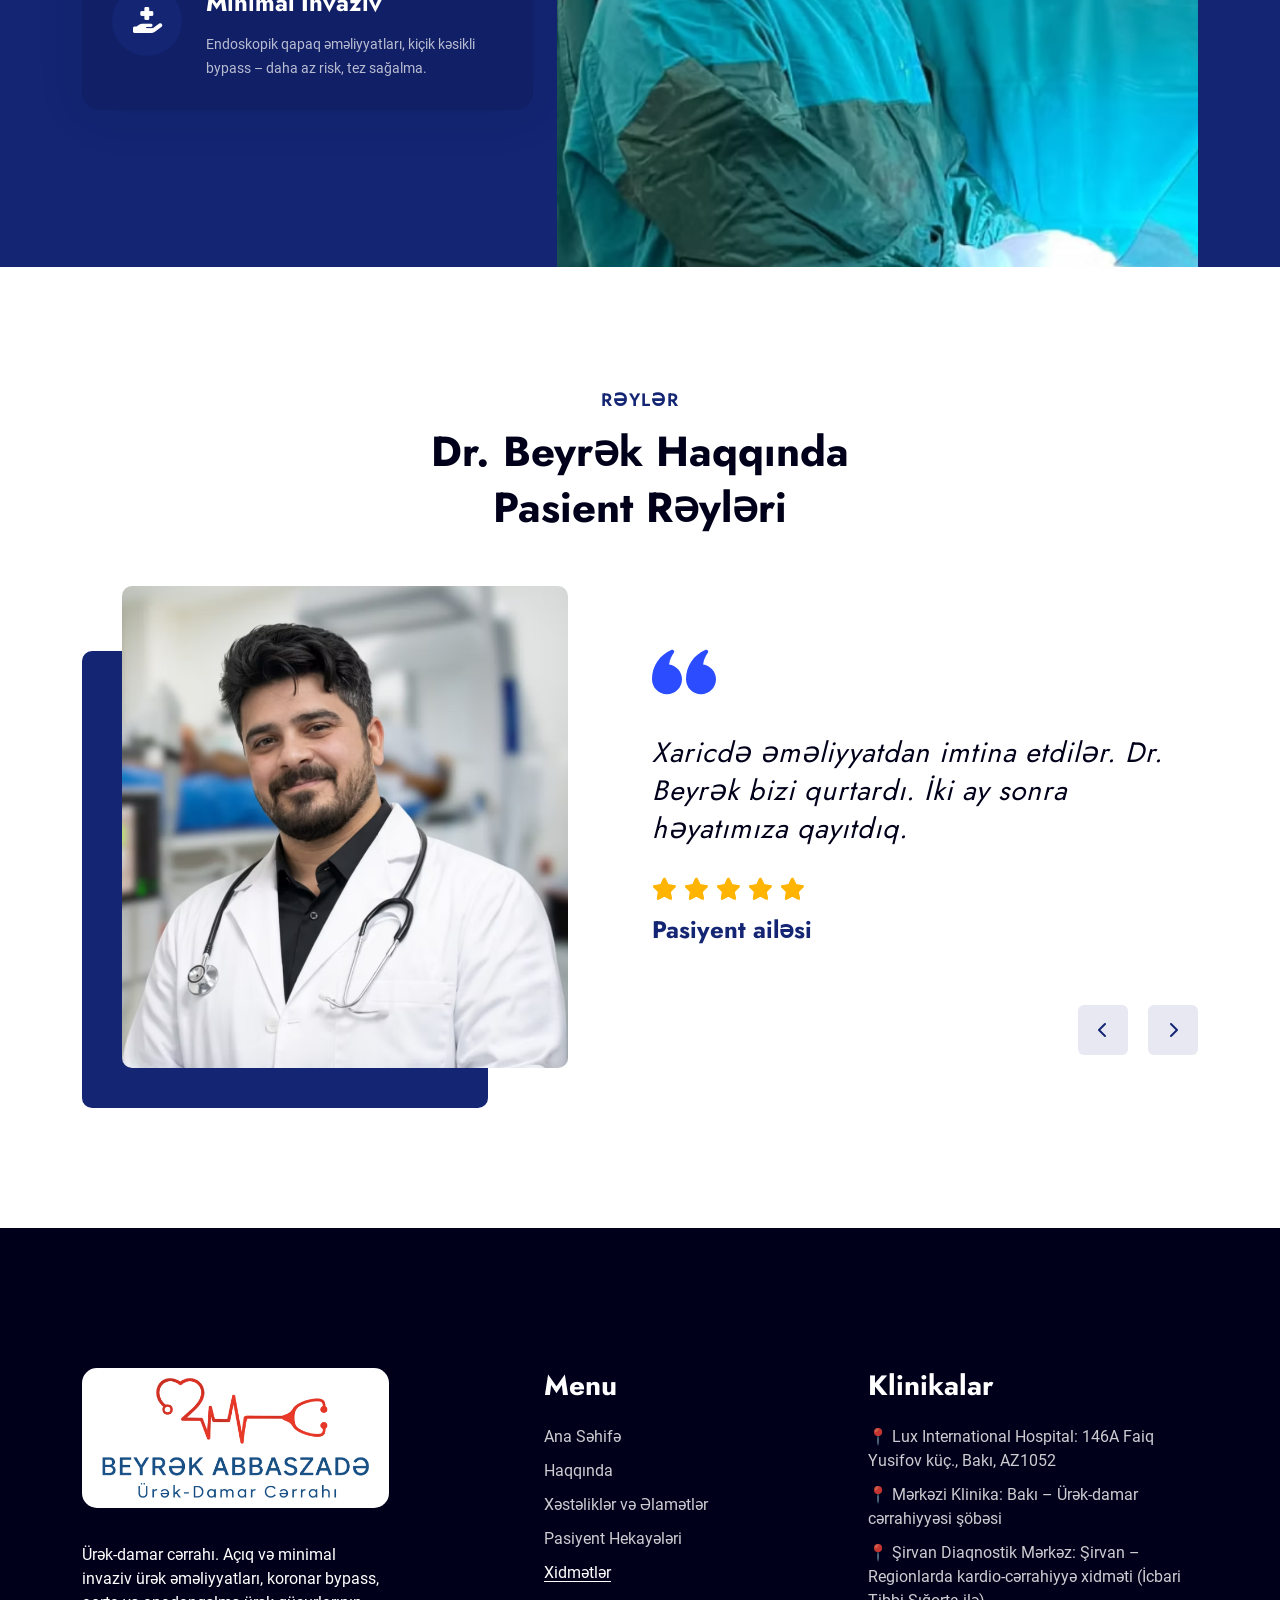
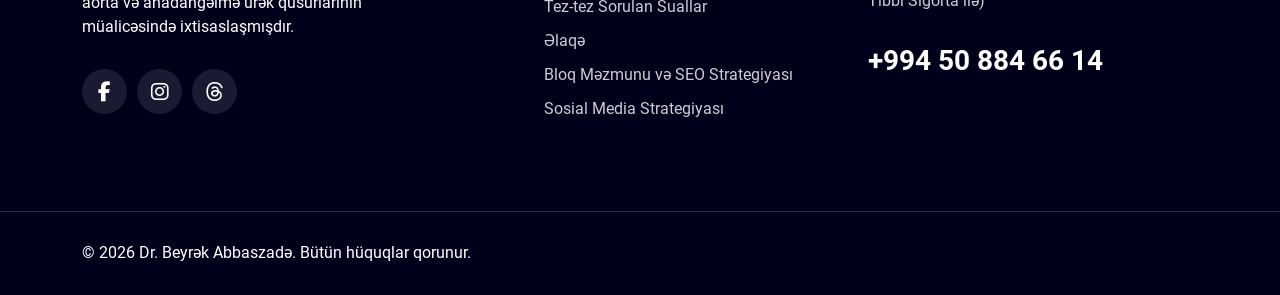
<file: services.html>
<!DOCTYPE html>
<html class="no-js" lang="az">

<head>
  <!-- Meta Tags -->
  <meta charset="utf-8">
  <meta http-equiv="x-ua-compatible" content="ie=edge">
  <meta name="viewport" content="width=device-width, initial-scale=1">
  <meta name="author" content="Aysel Mammad">
  <meta name="description" content="Bakıda Dr. Beyrək Abbaszadə tərəfindən icra edilən ürək-damar cərrahiyyəsi xidmətləri: koronar bypass, qapaq əməliyyatları, aorta cərrahiyyəsi, minimal invaziv müdaxilələr, anadangəlmə qüsurlar, periferik damar cərrahiyyəsi.">
  <!-- Favicon Icon -->
  <link rel="icon" href="assets/img/favicon.png">
  <!-- Site Title -->
  <title>XİDMƏTLƏR</title>
  <link rel="stylesheet" href="assets/css/bootstrap.min.css">
  <link rel="stylesheet" href="assets/css/fontawesome.min.css">
  <link rel="stylesheet" href="assets/css/animate.css">
  <link rel="stylesheet" href="assets/css/slick.min.css">
  <link rel="stylesheet" href="assets/css/odometer.css">
  <link rel="stylesheet" href="assets/css/light-gallerr.min.css">
  <link rel="stylesheet" href="assets/css/jquery-ui.min.css">
  <link rel="stylesheet" href="assets/css/jquery-timepicker.min.css">
  <link rel="stylesheet" href="assets/css/select2.min.css">
  <link rel="stylesheet" href="assets/css/style.css">
</head>

<body>
  <!-- Start Preloader -->
  <div class="cs_preloader">
    <div class="cs_preloader_in">
      <div class="cs_wave_first">
        <svg enable-background="new 0 0 300.08 300.08" viewBox="0 0 300.08 300.08" xmlns="http://www.w3.org/2000/svg"><path d="m293.26 184.14h-82.877l-12.692-76.138c-.546-3.287-3.396-5.701-6.718-5.701-.034 0-.061 0-.089 0-3.369.027-6.199 2.523-6.677 5.845l-12.507 87.602-14.874-148.69c-.355-3.43-3.205-6.056-6.643-6.138-.048 0-.096 0-.143 0-3.39 0-6.274 2.489-6.752 5.852l-19.621 137.368h-9.405l-12.221-42.782c-.866-3.028-3.812-5.149-6.8-4.944-3.13.109-5.777 2.332-6.431 5.395l-8.941 42.332h-73.049c-3.771 0-6.82 3.049-6.82 6.82 0 3.778 3.049 6.82 6.82 6.82h78.566c3.219 0 6.002-2.251 6.67-5.408l4.406-20.856 6.09 21.313c.839 2.939 3.526 4.951 6.568 4.951h20.46c3.396 0 6.274-2.489 6.752-5.845l12.508-87.596 14.874 148.683c.355 3.437 3.205 6.056 6.643 6.138h.143c3.39 0 6.274-2.489 6.752-5.845l14.227-99.599 6.397 38.362c.546 3.287 3.396 5.702 6.725 5.702h88.66c3.771 0 6.82-3.049 6.82-6.82-.001-3.772-3.05-6.821-6.821-6.821z" /></svg>
      </div>
      <div class="cs_wave_second">
        <svg enable-background="new 0 0 300.08 300.08" viewBox="0 0 300.08 300.08" xmlns="http://www.w3.org/2000/svg"><path d="m293.26 184.14h-82.877l-12.692-76.138c-.546-3.287-3.396-5.701-6.718-5.701-.034 0-.061 0-.089 0-3.369.027-6.199 2.523-6.677 5.845l-12.507 87.602-14.874-148.69c-.355-3.43-3.205-6.056-6.643-6.138-.048 0-.096 0-.143 0-3.39 0-6.274 2.489-6.752 5.852l-19.621 137.368h-9.405l-12.221-42.782c-.866-3.028-3.812-5.149-6.8-4.944-3.13.109-5.777 2.332-6.431 5.395l-8.941 42.332h-73.049c-3.771 0-6.82 3.049-6.82 6.82 0 3.778 3.049 6.82 6.82 6.82h78.566c3.219 0 6.002-2.251 6.67-5.408l4.406-20.856 6.09 21.313c.839 2.939 3.526 4.951 6.568 4.951h20.46c3.396 0 6.274-2.489 6.752-5.845l12.508-87.596 14.874 148.683c.355 3.437 3.205 6.056 6.643 6.138h.143c3.39 0 6.274-2.489 6.752-5.845l14.227-99.599 6.397 38.362c.546 3.287 3.396 5.702 6.725 5.702h88.66c3.771 0 6.82-3.049 6.82-6.82-.001-3.772-3.05-6.821-6.821-6.821z" /></svg>
      </div>
    </div>
  </div>
  <!-- End Preloader -->
  <!-- Start Header Section -->
    <header class="cs_site_header cs_style_1 cs_sticky_header cs_heading_font">
        <div class="cs_main_header">
        <div class="container-fluid">
            <div class="cs_main_header_in">
            <div class="cs_main_header_left diff_header">
                <a class="cs_site_branding" href="index.html">
                <img src="assets/img/Dr.-Beyrək-Abbaszadə-Logo.png" alt="Logo">
                </a>
                <div class="cs_nav cs_fs_18 cs_semibold">
                <div class="cs_nav_list_wrap">
                    <ul class="cs_nav_list">
                    <li><a href="index.html">Ana Səhifə</a></li>
                    <li class="menu-item-has-children">
                        <a href="about.html">Haqqında</a>
                        <ul>
                        <li><a href="#">Xəstəliklər və Əlamətlər</a></li>
                        <li><a href="#">Pasiyent Hekayələri</a></li>
                        </ul>
                    </li>
                    <li><a href="services.html" class="active">Xidmətlər</a></li>
                    <li><a href="faq.html">Tez-tez Sorulan Suallar</a></li>
                    <li><a href="contact.html">Əlaqə</a></li>
                    <li><a href="blog.html">Bloq Məzmunu və SEO Strategiyası</a></li>
                    <li><a href="#">Sosial Media Strategiyası</a></li>
                    </ul>
                </div>
                </div>
            </div>
            </div>
        </div>
        </div>
    </header>
    <div class="cs_modal_search cs_center">
        <div class="cs_search_overlay cs_header_overlay"></div>
        <form action="#" class="cs_modal_search_form">
        <button class="cs_search_close" type="button">
            <svg width="40" height="40" viewBox="0 0 40 40" fill="none" xmlns="http://www.w3.org/2000/svg">
            <path
                d="M26.4233 14.7567L21.18 20L26.4233 25.2433C26.7483 25.5683 26.7483 26.0967 26.4233 26.4217C26.26 26.585 26.0467 26.665 25.8333 26.665C25.62 26.665 25.4067 26.5833 25.2433 26.4217L20 21.1783L14.7567 26.4217C14.5933 26.585 14.38 26.665 14.1667 26.665C13.9533 26.665 13.74 26.5833 13.5767 26.4217C13.2517 26.0967 13.2517 25.5683 13.5767 25.2433L18.82 20L13.5767 14.7567C13.2517 14.4317 13.2517 13.9033 13.5767 13.5783C13.9017 13.2533 14.43 13.2533 14.755 13.5783L19.9983 18.8217L25.2417 13.5783C25.5667 13.2533 26.095 13.2533 26.42 13.5783C26.745 13.9033 26.745 14.4317 26.42 14.7567H26.4233ZM40 20C40 31.0283 31.0283 40 20 40C8.97167 40 0 31.0283 0 20C0 8.97167 8.97167 0 20 0C31.0283 0 40 8.97167 40 20ZM38.3333 20C38.3333 9.89167 30.1083 1.66667 20 1.66667C9.89167 1.66667 1.66667 9.89167 1.66667 20C1.66667 30.1083 9.89167 38.3333 20 38.3333C30.1083 38.3333 38.3333 30.1083 38.3333 20Z"
                fill="currentColor" />
            </svg>
        </button>
        <input type="text" placeholder="Type to search..." class="cs_fs_32 cs_modal_search_input">
        </form>
    </div>
  <!-- End Header Section -->
  <!-- Start Page Header -->
  <section class="cs_page_heading cs_center cs_bg_filed diff_cover" data-src="assets/img/Dr.-Beyrək-Abbaszadə-Banner.png">
    <div class="container">
      <div class="cs_page_heading_in">
        <h1 class="cs_page_heading_title cs_fs_48 cs_white_color">Xidmətlər</h1>
        <ol class="breadcrumb cs_fs_20 cs_white_color cs_heading_font">
          <li class="breadcrumb-item"><a href="index.html"><i class="fa-solid fa-house"></i>Ana Səhifə</a></li>
          <li class="breadcrumb-item active">Xidmətlər</li>
        </ol>
      </div>
    </div>
  </section>
  <!-- End Page Header -->
  <!-- Start Service Section -->
  <section class="cs_service_area cs_type_3">
    <div class="cs_height_120 cs_height_lg_80"></div>
    <div class="container">
      <div class="cs_section_heading cs_style_1 cs_type_1">
        <div class="cs_section_heading_left">
          <p class="cs_section_subtitle cs_fs_18 cs_semibold cs_accent_color cs_heading_font">Cərrahi Xidmətlər</p>
          <h2 class="cs_section_title cs_accent_color mb-0"><span>Ürək-Damar Cərrahiyyəsində Kompleks və Müasir Müalicə Yanaşmaları</span></h2>
        </div>
      </div>
      <div class="cs_height_100 cs_height_lg_40"></div>
      <div class="row cs_gap_y_30">
        <div class="col-lg-4">
          <div class="cs_iconbox cs_style_8 cs_white_bg">
            <div class="cs_iconbox_icon cs_center cs_radius_50">
                <span>❤️</span>
            </div>
            <h3 class="cs_iconbox_title cs_fs_32 cs_semibold">
              <a href="service-details.html">Açıq Ürək Əməliyyatı</a>
            </h3>
            <p class="cs_iconbox_subtitle">
              Qapaq (aorta, mitral) təmiri/dəyişdirilməsi, ASD/VSD korreksiyası, ciddi ürək qüsurlarının cərrahi həlli. Kardiopulmoner bypass aparatı ("heart-lung machine") altında icra edilir.</p>
            <a href="service-details.html" class="cs_text_btn cs_fs_18 cs_semibold cs_heading_color">
              <span>Daha çox oxu</span>
              <div class="cs_text_btn_icon cs_center">
                <span><i class="fa-solid fa-arrow-right-long"></i></span>
                <span><i class="fa-solid fa-arrow-right-long"></i></span>
              </div>
            </a>
          </div>
        </div>
        <div class="col-lg-4">
          <div class="cs_iconbox cs_style_8 cs_white_bg">
            <div class="cs_iconbox_icon cs_center cs_radius_50">
              <span>🔬</span>
            </div>
            <h3 class="cs_iconbox_title cs_fs_32 cs_semibold">
              <a href="service-details.html">Koronar Bypass (CABG)</a>
            </h3>
            <p class="cs_iconbox_subtitle">
              2-dən 4-ə qədər damar şuntlaması. Tam arterial revaskulyarizasiya – EF-30% kimi ağır ürək çatışmazlığında da tətbiq edilir. LMCA 80-85% stenozunda cərrahi seçim. Daxili döş arteriyası (LIMA), radial arteriya, safen vena istifadə olunur.</p>
            <a href="service-details.html" class="cs_text_btn cs_fs_18 cs_semibold cs_heading_color">
              <span>Daha çox oxu</span>
              <div class="cs_text_btn_icon cs_center">
                <span><i class="fa-solid fa-arrow-right-long"></i></span>
                <span><i class="fa-solid fa-arrow-right-long"></i></span>
              </div>
            </a>
          </div>
        </div>
        <div class="col-lg-4">
          <div class="cs_iconbox cs_style_8 cs_white_bg">
            <div class="cs_iconbox_icon cs_center cs_radius_50">
              <span>⚡</span>
            </div>
            <h3 class="cs_iconbox_title cs_fs_32 cs_semibold">
              <a href="service-details.html">Minimal İnvaziv Cərrahiyyə</a>
            </h3>
            <p class="cs_iconbox_subtitle">
              Endoskopik qapaq təmiri, kiçik kəsiklərlə bypass (qapalı ürək əməliyyatı), ASD qapaması. Daha az qan itkisi, tez sağalma, estetik üstünlük. Döş sümüyü tam kəsilmir.</p>
            <a href="service-details.html" class="cs_text_btn cs_fs_18 cs_semibold cs_heading_color">
              <span>Daha çox oxu</span>
              <div class="cs_text_btn_icon cs_center">
                <span><i class="fa-solid fa-arrow-right-long"></i></span>
                <span><i class="fa-solid fa-arrow-right-long"></i></span>
              </div>
            </a>
          </div>
        </div>
        <div class="col-lg-4">
          <div class="cs_iconbox cs_style_8 cs_white_bg">
            <div class="cs_iconbox_icon cs_center cs_radius_50">
              <span>🧬</span>
            </div>
            <h3 class="cs_iconbox_title cs_fs_32 cs_semibold">
              <a href="service-details.html">Anadangəlmə Ürək Qüsurları</a>
            </h3>
            <p class="cs_iconbox_subtitle">
              Uşaq və böyüklərdə ASD (low sinus venosus tipi), VSD, parsial pulmonar venoz dönüş anomaliyasının perikard yamağı ilə cərrahi korreksiyası. Qulaqcıqlararası çəpər defektinin ləğvi.</p>
            <a href="service-details.html" class="cs_text_btn cs_fs_18 cs_semibold cs_heading_color">
              <span>Daha çox oxu</span>
              <div class="cs_text_btn_icon cs_center">
                <span><i class="fa-solid fa-arrow-right-long"></i></span>
                <span><i class="fa-solid fa-arrow-right-long"></i></span>
              </div>
            </a>
          </div>
        </div>
        <div class="col-lg-4">
          <div class="cs_iconbox cs_style_8 cs_white_bg">
            <div class="cs_iconbox_icon cs_center cs_radius_50">
              <span>➰</span>
            </div>
            <h3 class="cs_iconbox_title cs_fs_32 cs_semibold">
              <a href="service-details.html">Aorta Cərrahiyyəsi</a>
            </h3>
            <p class="cs_iconbox_subtitle">
              Abdominal/torasik anevrizmaların açıq rezeksiyası, aorta diseksiyası, mürəkkəb aorta qövsünün əvəzlənməsi (kompleks arkus replasmanı), EVAR/TEVAR endovasküler stent. Aorta-bifemoral bypass.</p>
            <a href="service-details.html" class="cs_text_btn cs_fs_18 cs_semibold cs_heading_color">
              <span>Daha çox oxu</span>
              <div class="cs_text_btn_icon cs_center">
                <span><i class="fa-solid fa-arrow-right-long"></i></span>
                <span><i class="fa-solid fa-arrow-right-long"></i></span>
              </div>
            </a>
          </div>
        </div>
        <div class="col-lg-4">
          <div class="cs_iconbox cs_style_8 cs_white_bg">
            <div class="cs_iconbox_icon cs_center cs_radius_50">
              <span>🦵</span>
            </div>
            <h3 class="cs_iconbox_title cs_fs_32 cs_semibold">
              <a href="service-details.html">Periferik Damar Cərrahiyyəsi</a>
            </h3>
            <p class="cs_iconbox_subtitle">
              Aorta-bifemoral bypass, karotid endarterektomiya, periferik oklüziv xəstəliklər. Alt əzaların qan dövranının bərpası.</p>
            <a href="service-details.html" class="cs_text_btn cs_fs_18 cs_semibold cs_heading_color">
              <span>Daha çox oxu</span>
              <div class="cs_text_btn_icon cs_center">
                <span><i class="fa-solid fa-arrow-right-long"></i></span>
                <span><i class="fa-solid fa-arrow-right-long"></i></span>
              </div>
            </a>
          </div>
        </div>
        <div class="col-lg-4">
          <div class="cs_iconbox cs_style_8 cs_white_bg">
            <div class="cs_iconbox_icon cs_center cs_radius_50">
              <span>🔵</span>
            </div>
            <h3 class="cs_iconbox_title cs_fs_32 cs_semibold">
              <a href="service-details.html">Varikoz Vena Müalicəsi</a>
            </h3>
            <p class="cs_iconbox_subtitle">
              Lazer ablasiyası (EVLA – endovenoz lazer), skleroterapiya, damarın cərrahi çıxarılması (fleboektomiya).</p>
            <a href="service-details.html" class="cs_text_btn cs_fs_18 cs_semibold cs_heading_color">
              <span>Daha çox oxu</span>
              <div class="cs_text_btn_icon cs_center">
                <span><i class="fa-solid fa-arrow-right-long"></i></span>
                <span><i class="fa-solid fa-arrow-right-long"></i></span>
              </div>
            </a>
          </div>
        </div>
        <div class="col-lg-4">
          <div class="cs_iconbox cs_style_8 cs_white_bg">
            <div class="cs_iconbox_icon cs_center cs_radius_50">
              <span>🔗</span>
            </div>
            <h3 class="cs_iconbox_title cs_fs_32 cs_semibold">
              <a href="service-details.html">Birləşdirilmiş Əməliyyatlar</a>
            </h3>
            <p class="cs_iconbox_subtitle">
              Eyni seansda multispecialty müdaxilə: CABG x4 + nefrektomiya + trombektomiya kimi ağır multisistemli xəstələrə xüsusi yanaşma.</p>
            <a href="service-details.html" class="cs_text_btn cs_fs_18 cs_semibold cs_heading_color">
              <span>Daha çox oxu</span>
              <div class="cs_text_btn_icon cs_center">
                <span><i class="fa-solid fa-arrow-right-long"></i></span>
                <span><i class="fa-solid fa-arrow-right-long"></i></span>
              </div>
            </a>
          </div>
        </div>
      </div>
    </div>
    <div class="cs_height_120 cs_height_lg_80"></div>
  </section>
  <!-- End Service Section -->
  <!-- Start Feature Section -->
  <section class="cs_service_area cs_accent_bg position-relative">
    <div class="cs_height_120 cs_height_lg_80"></div>
    <div class="container">
      <div class="cs_section_heading cs_style_1 cs_type_1">
        <div class="cs_section_heading_left">
          <h2 class="cs_section_title cs_white_color">NİYƏ DR. BEYRƏK?</h2>
        </div>
      </div>
      <div class="cs_height_50 cs_height_lg_40"></div>
      <div class="row cs_gap_y_40">
        <div class="col-xl-5">
          <div class="cs_iconbox_wrapper cs_style_2">
            <div class="cs_iconbox cs_style_2 wow fadeInUp" data-wow-duration="0.9s" data-wow-delay="0.25s">
              <div class="cs_iconbox_icon cs_center">
                <i class="fa-solid fa-1 cs_fs_28"></i>
              </div>
              <div class="cs_iconbox_text">
                <h3 class="cs_iconbox_title cs_fs_24 cs_white_color">Azərbaycanda İlk
                </h3>
                <p class="cs_iconbox_subtitle cs_white_color mb-0">Şirvan bölgəsinin tibb tarixinə ilk açıq ürək əməliyyatını yazan cərrah (21 fevral 2024).</p>
              </div>
            </div>
            <div class="cs_iconbox cs_style_2 wow fadeInUp" data-wow-duration="0.9s" data-wow-delay="0.35">
              <div class="cs_iconbox_icon cs_center">
                <i class="fa-solid fa-certificate cs_fs_28"></i>
              </div>
              <div class="cs_iconbox_text">
                <h3 class="cs_iconbox_title cs_fs_24 cs_white_color">Beynəlxalq Sertifikat</h3>
                <p class="cs_iconbox_subtitle cs_white_color mb-0">Azərbaycan Ürək-Damar Cərrahiyyəsi Cəmiyyəti (AÜDCC) üzvü. Bakı Ürək Günləri konqreslərinin iştirakçısı.</p>
              </div>
            </div>
            <div class="cs_iconbox cs_style_2 wow fadeInUp" data-wow-duration="0.9s" data-wow-delay="0.45s">
              <div class="cs_iconbox_icon cs_center">
                <i class="fa-solid fa-briefcase cs_fs_28"></i>
              </div>
              <div class="cs_iconbox_text">
                <h3 class="cs_iconbox_title cs_fs_24 cs_white_color">Mürəkkəb Hallar
                </h3>
                <p class="cs_iconbox_subtitle cs_white_color mb-0">Xaricdə imtina edilmiş çətin klinik vəziyyətlərdə müvəffəqiyyətli müdaxilə.</p>
              </div>
            </div>
            <div class="cs_iconbox cs_style_2 wow fadeInUp" data-wow-duration="0.9s" data-wow-delay="0.55">
              <div class="cs_iconbox_icon cs_center">
                <i class="fa-solid fa-hand-holding-medical cs_fs_28"></i>
              </div>
              <div class="cs_iconbox_text">
                <h3 class="cs_iconbox_title cs_fs_24 cs_white_color">Minimal İnvaziv</h3>
                <p class="cs_iconbox_subtitle cs_white_color mb-0">Endoskopik qapaq əməliyyatları, kiçik kəsikli bypass – daha az risk, tez sağalma.</p>
                
              </div>
            </div>
          </div>
        </div>
        <div class="col-xl-7">
          <div class="cs_card_thumbnail wow fadeInRight" data-wow-duration="0.9s" data-wow-delay="0.25s">
            <img src="assets/img/Dr-Beyrək-Abbaszadə-Blog-4.png" alt="Dr. Beyrək Abbaszadə">
          </div>
        </div>
      </div>
    </div>
    <div class="cs_service_shape_1 position-absolute">
      <img src="assets/img/heartbeat_2.svg" alt="Shape">
    </div>
    <div class="cs_service_shape_2 position-absolute">
      <img src="assets/img/stethoscope_2.svg" alt="Shape" class="cs_spinner_img">        
    </div>
  </section>
  <!-- End Feature Section -->
  <!-- Start Feedback Section -->
  <section class="cs_testimonial cs_style_1">
    <div class="cs_height_120 cs_height_lg_80"></div>
    <div class="container">
      <div class="cs_section_heading cs_style_1 cs_text_center wow fadeInUp" data-wow-duration="0.9s" data-wow-delay="0.25s">
        <p class="cs_section_subtitle cs_accent_color cs_fs_18 cs_semibold cs_heading_font">RƏYLƏR</p>
        <h2 class="cs_section_title cs_fs_48 mb-0">Dr. Beyrək haqqında <br> pasient rəyləri</h2>
      </div>
      <div class="cs_height_50 cs_height_lg_40"></div>
      <div class="row cs_gap_y_30 align-items-center">
        <div class="col-lg-6">
          <div class="cs_testimonial_left">
            <div class="cs_testimonial_thumbnail">
              <img src="assets/img/Dr.-Beyrək.png" alt="Dr. Beyrək">
            </div>
          </div>
        </div>
        <div class="col-lg-6">
          <div class="cs_testimonial_content">
            <div class="cs_slider cs_style_1 cs_slider_gap_30 position-relative">
              <div class="cs_slider_container" data-autoplay="0" data-loop="1" data-speed="600" data-center="0"
                data-variable-width="0" data-slides-per-view="responsive" data-xs-slides="1" data-sm-slides="1"
                data-md-slides="1" data-lg-slides="1" data-add-slides="1">
                <div class="cs_slider_wrapper">
                  <div class="cs_slide">
                    <div class="cs_testimonial cs_style_1">
                      <div class="cs_quote_icon">
                        <img src="assets/img/icons/quote_icon.svg" alt="Quote Icon">
                      </div>
                      <p class="cs_testimonial_subtitle cs_fs_32">Xaricdə əməliyyatdan imtina etdilər. Dr. Beyrək bizi qurtardı. İki ay sonra həyatımıza qayıtdıq.</p>
                      <div class="cs_avatar cs_style_1">
                        <div class="cs_rating_container">
                          <div class="cs_rating" data-rating="5">
                            <div class="cs_rating_percentage"></div>
                          </div>
                        </div>
                        <div class="cs_avatar_info">
                          <h3 class="cs_avatar_title cs_fs_24">Pasiyent ailəsi</h3>
                        </div>
                      </div>
                    </div>
                  </div>
                  <div class="cs_slide">
                    <div class="cs_testimonial cs_style_1">
                      <div class="cs_quote_icon">
                        <img src="assets/img/icons/quote_icon.svg" alt="Quote Icon">
                      </div>
                      <p class="cs_testimonial_subtitle cs_fs_32">82 yaşında bypass keçirdim. 6 gün sonra evə getdim. Çox sağ olun, həkimim.</p>
                      <div class="cs_avatar cs_style_1">
                        <div class="cs_rating_container">
                          <div class="cs_rating" data-rating="5">
                            <div class="cs_rating_percentage"></div>
                          </div>
                        </div>
                        <div class="cs_avatar_info">
                          <h3 class="cs_avatar_title cs_fs_24">Hüseynqulu baba</h3>
                        </div>
                      </div>
                    </div>
                  </div>
                  <div class="cs_slide">
                    <div class="cs_testimonial cs_style_1">
                      <div class="cs_quote_icon">
                        <img src="assets/img/icons/quote_icon.svg" alt="Quote Icon">
                      </div>
                      <p class="cs_testimonial_subtitle cs_fs_32">4 damar bypass – klinik prosedur çox peşəkar aparıldı. Bütün göstəricilər normal.</p>
                      <div class="cs_avatar cs_style_1">
                        <div class="cs_rating_container">
                          <div class="cs_rating" data-rating="5">
                            <div class="cs_rating_percentage"></div>
                          </div>
                        </div>
                        <div class="cs_avatar_info">
                          <h3 class="cs_avatar_title cs_fs_24">Biləsuvar pasiyenti</h3>
                        </div>
                      </div>
                    </div>
                  </div><div class="cs_slide">
                    <div class="cs_testimonial cs_style_1">
                      <div class="cs_quote_icon">
                        <img src="assets/img/icons/quote_icon.svg" alt="Quote Icon">
                      </div>
                      <p class="cs_testimonial_subtitle cs_fs_32">32 yaşında ASD ilə gəldim. 5 gün sonra evə yazıldım. Gözəl komanda!</p>
                      <div class="cs_avatar cs_style_1">
                        <div class="cs_rating_container">
                          <div class="cs_rating" data-rating="5">
                            <div class="cs_rating_percentage"></div>
                          </div>
                        </div>
                        <div class="cs_avatar_info">
                          <h3 class="cs_avatar_title cs_fs_24">Gənc pasiyent</h3>
                        </div>
                      </div>
                    </div>
                  </div>
                </div>
              </div>
              <div class="cs_height_50 cs_height_lg_40"></div>
              <div class="cs_slider_arrows cs_style_1">
                <div class="cs_left_arrow cs_center cs_radius_6"><i class="fa-solid fa-chevron-left"></i></div>
                <div class="cs_right_arrow cs_center cs_radius_6"><i class="fa-solid fa-chevron-right"></i></div>
              </div>
            </div>
          </div>
        </div>
      </div>
    </div>
    <div class="cs_height_120 cs_height_lg_80"></div>
  </section>
  <!-- End Feedback Section -->
  <!-- Start Footer Section -->
  <footer class="cs_footer cs_style_1 cs_heading_bg">
    <div class="container cs_white_color">
      <div class="cs_footer_row">
        <div class="cs_footer_col">
          <div class="cs_footer_widget">
            <div class="cs_footer_text_widget">
              <img src="assets/img/Dr.-Beyrək-Abbaszadə-Logo.png" alt="Logo">
              <p>Ürək-damar cərrahı. Açıq və minimal invaziv ürək əməliyyatları, koronar bypass, aorta və anadangəlmə ürək qüsurlarının müalicəsində ixtisaslaşmışdır.</p>
            </div>
            <div class="cs_social_btns cs_style_1">
              <a href="https://www.facebook.com/61550082035111" target="_blank" class="cs_center">
                <i class="fa-brands fa-facebook-f"></i>
              </a>
              <a href="https://www.instagram.com/dr.beyrek/" target="_blank" class="cs_center">
                <i class="fa-brands fa-instagram"></i>
              </a>
              <a href="https://www.threads.com/@dr.beyrek" target="_blank" class="cs_center">
                <i class="fa-brands fa-threads"></i>
              </a>
            </div>
          </div>
        </div>
        <div class="cs_footer_col">
          <div class="cs_footer_widget">
            <h2 class="cs_footer_widget_title cs_fs_32 cs_white_color cs_bold">Menu</h2>
            <ul class="cs_footer_widget_menu">
                <li><a href="index.html">Ana Səhifə</a></li>
                <li><a href="about.html">Haqqında</a></li>
                <li><a href="#">Xəstəliklər və Əlamətlər</a></li>
                <li><a href="#">Pasiyent Hekayələri</a></li>
                <li><a href="services.html" class="active">Xidmətlər</a></li>
                <li><a href="faq.html">Tez-tez Sorulan Suallar</a></li>
                <li><a href="contact.html">Əlaqə</a></li>
                <li><a href="blog.html">Bloq Məzmunu və SEO Strategiyası</a></li>
                <li><a href="#">Sosial Media Strategiyası</a></li>
            </ul>
          </div>
        </div>
        <div class="cs_footer_col">
          <div class="cs_footer_widget">
            <h2 class="cs_footer_widget_title cs_fs_32 cs_white_color cs_bold">Klinikalar</h2>
            <ul class="cs_footer_widget_menu cs_address">
              <li>📍 Lux International Hospital: 146A Faiq Yusifov küç., Bakı, AZ1052</li>
              <li>📍 Mərkəzi Klinika: Bakı – Ürək-damar cərrahiyyəsi şöbəsi</li>
              <li>📍 Şirvan Diaqnostik Mərkəz: Şirvan – Regionlarda kardio-cərrahiyyə xidməti (İcbari Tibbi Sığorta ilə)</li>
              <li class="cs_fs_32 cs_bold cs_phone_number">
                <div class="cs_height_20 cs_height_lg_20"></div>
                <a href="tel:+994508846614">+994 50 884 66 14</a>
              </li>
            </ul>
          </div>
        </div>
      </div>
    </div>
    <div class="cs_footer_bottom cs_white_color">
      <div class="container">
        <div class="cs_footer_bottom_in">
          <p class="cs_copyright mb-0">© 2026 Dr. Beyrək Abbaszadə. Bütün hüquqlar qorunur.</p>
        </div>
      </div>
    </div>
  </footer>
  <!-- End Footer Section -->
  <!-- Start Scroll Up Button -->
  <span class="cs_scrollup">
    <svg width="20" height="20" viewBox="0 0 20 20" fill="none" xmlns="http://www.w3.org/2000/svg">
      <path d="M0 10L1.7625 11.7625L8.75 4.7875V20H11.25V4.7875L18.225 11.775L20 10L10 0L0 10Z" fill="currentColor" />
    </svg>
  </span>
  <!-- End Scroll Up Button -->

  <!-- Start Color Chnage  -->
  <div class="cs_color_settings">
    <div class="cs_color_settings_btn cs_center"><i class="fa-solid fa-gear"></i></div>
    <div class="cs_color_settings_in">
      <div class="cs_color_option cs_color_option_bg_1 cs_center active" data-color="#132573">
        <i class="fa-solid fa-check"></i>
      </div>
      <div class="cs_color_option cs_color_option_bg_2 cs_center" data-color="#09bbaf">
        <i class="fa-solid fa-check"></i>
      </div>
      <div class="cs_color_option cs_color_option_bg_3 cs_center" data-color="#a81874">
        <i class="fa-solid fa-check"></i>
      </div>
      <div class="cs_color_option cs_color_option_bg_4 cs_center" data-color="#2d3928">
        <i class="fa-solid fa-check"></i>
      </div>
      <div class="cs_color_option cs_color_option_bg_5 cs_center" data-color="#966046">
        <i class="fa-solid fa-check"></i>
      </div>
      <div class="cs_color_option cs_color_option_bg_6 cs_center" data-color="#307bc4">
        <i class="fa-solid fa-check"></i>
      </div>
    </div>
  </div>
  <!-- End Color Chnage  -->

  <!-- Script -->
  <script src="assets/js/jquery-3.7.1.min.js"></script>
  <script src="assets/js/wow.min.js"></script>
  <script src="assets/js/jquery.slick.min.js"></script>
  <script src="assets/js/odometer.js"></script>
  <script src="assets/js/light-gallery.min.js"></script>
  <script src="assets/js/jquery-ui.js"></script>
  <script src="assets/js/jquery-timepicker.min.js"></script>
  <script src="assets/js/select2.min.js"></script>
  <script src="assets/js/ripples.min.js"></script>
  <script src="assets/js/main.js"></script>
</body>
</html>
</file>
<file: assets/css/icon-micare.css>
@font-face {
  font-family: 'micare';
  src:  url('../fonts/micare.eot?gzlukr');
  src:  url('../fonts/micare.eot?gzlukr#iefix') format('embedded-opentype'),
    url('../fonts/micare.ttf?gzlukr') format('truetype'),
    url('../fonts/micare.woff?gzlukr') format('woff'),
    url('../fonts/micare.svg?gzlukr#micare') format('svg');
  font-weight: normal;
  font-style: normal;
  font-display: block;
}

[class^="icon-micare-"], [class*=" icon-micare-"] {
  /* use !important to prevent issues with browser extensions that change fonts */
  font-family: 'micare' !important;
  speak: never;
  font-style: normal;
  font-weight: normal;
  font-variant: normal;
  text-transform: none;
  line-height: 1;

  /* Better Font Rendering =========== */
  -webkit-font-smoothing: antialiased;
  -moz-osx-font-smoothing: grayscale;
}

.icon-micare-line:before {
  content: "\e952";
}
.icon-micare-twitter:before {
  content: "\e900";
}
.icon-micare-hours:before {
  content: "\e901";
}
.icon-micare-ambulance:before {
  content: "\e902";
}
.icon-micare-emergency:before {
  content: "\e902";
}
.icon-micare-medical:before {
  content: "\e902";
}
.icon-micare-vehicle:before {
  content: "\e902";
}
.icon-micare-healthcare:before {
  content: "\e902";
}
.icon-micare-ambulance1:before {
  content: "\e903";
}
.icon-micare-Artboard-1:before {
  content: "\e904";
}
.icon-micare-Artboard-2:before {
  content: "\e905";
}
.icon-micare-Artboard-3:before {
  content: "\e906";
}
.icon-micare-Artboard-4:before {
  content: "\e907";
}
.icon-micare-Artboard-5:before {
  content: "\e908";
}
.icon-micare-Artboard-6:before {
  content: "\e909";
}
.icon-micare-Artboard-7:before {
  content: "\e90a";
}
.icon-micare-Artboard-8:before {
  content: "\e90b";
}
.icon-micare-Artboard-9:before {
  content: "\e90c";
}
.icon-micare-artboard-1:before {
  content: "\e90d";
}
.icon-micare-artboard-2:before {
  content: "\e90e";
}
.icon-micare-artboard-33:before {
  content: "\e90f";
}
.icon-micare-artboard-4:before {
  content: "\e910";
}
.icon-micare-artboard-53:before {
  content: "\e911";
}
.icon-micare-artboard-62:before {
  content: "\e912";
}
.icon-micare-artboard-72:before {
  content: "\e913";
}
.icon-micare-artboard-8:before {
  content: "\e914";
}
.icon-micare-artboard-92:before {
  content: "\e915";
}
.icon-micare-Asset-1:before {
  content: "\e916";
}
.icon-micare-Asset-2:before {
  content: "\e917";
}
.icon-micare-Asset-3:before {
  content: "\e918";
}
.icon-micare-Asset-4:before {
  content: "\e919";
}
.icon-micare-Asset-5:before {
  content: "\e91a";
}
.icon-micare-Asset-6:before {
  content: "\e91b";
}
.icon-micare-Asset-7:before {
  content: "\e91c";
}
.icon-micare-Asset-8:before {
  content: "\e91d";
}
.icon-micare-Asset-9:before {
  content: "\e91e";
}
.icon-micare-Asset-10:before {
  content: "\e91f";
}
.icon-micare-Asset-11:before {
  content: "\e920";
}
.icon-micare-Asset-12:before {
  content: "\e921";
}
.icon-micare-Asset-13:before {
  content: "\e922";
}
.icon-micare-Asset-14:before {
  content: "\e923";
}
.icon-micare-Asset-15:before {
  content: "\e924";
}
.icon-micare-Asset-16:before {
  content: "\e925";
}
.icon-micare-bandage:before {
  content: "\e926";
}
.icon-micare-medical1:before {
  content: "\e926";
}
.icon-micare-wound:before {
  content: "\e926";
}
.icon-micare-care:before {
  content: "\e926";
}
.icon-micare-healthcare1:before {
  content: "\e926";
}
.icon-micare-bed:before {
  content: "\e927";
}
.icon-micare-blood-plus-minus:before {
  content: "\e928";
}
.icon-micare-blood-pressure:before {
  content: "\e929";
}
.icon-micare-monitor:before {
  content: "\e929";
}
.icon-micare-medical2:before {
  content: "\e929";
}
.icon-micare-healthcare2:before {
  content: "\e929";
}
.icon-micare-measurement:before {
  content: "\e929";
}
.icon-micare-blood:before {
  content: "\e92a";
}
.icon-micare-bottle:before {
  content: "\e92b";
}
.icon-micare-medicine:before {
  content: "\e92b";
}
.icon-micare-medical3:before {
  content: "\e92b";
}
.icon-micare-prescription:before {
  content: "\e92b";
}
.icon-micare-healthcare3:before {
  content: "\e92b";
}
.icon-micare-chemistry-glass:before {
  content: "\e92c";
}
.icon-micare-crutch:before {
  content: "\e92d";
}
.icon-micare-medical4:before {
  content: "\e92d";
}
.icon-micare-aid:before {
  content: "\e92d";
}
.icon-micare-injury:before {
  content: "\e92d";
}
.icon-micare-support:before {
  content: "\e92d";
}
.icon-micare-dna:before {
  content: "\e92e";
}
.icon-micare-doctor:before {
  content: "\e92f";
}
.icon-micare-medical5:before {
  content: "\e92f";
}
.icon-micare-healthcare4:before {
  content: "\e92f";
}
.icon-micare-professional:before {
  content: "\e92f";
}
.icon-micare-physician:before {
  content: "\e92f";
}
.icon-micare-doctor1:before {
  content: "\e930";
}
.icon-micare-esearch:before {
  content: "\e931";
}
.icon-micare-medical6:before {
  content: "\e931";
}
.icon-micare-healthcare5:before {
  content: "\e931";
}
.icon-micare-lab:before {
  content: "\e931";
}
.icon-micare-study:before {
  content: "\e931";
}
.icon-micare-file:before {
  content: "\e932";
}
.icon-micare-medical7:before {
  content: "\e932";
}
.icon-micare-healthcare6:before {
  content: "\e932";
}
.icon-micare-record:before {
  content: "\e932";
}
.icon-micare-document:before {
  content: "\e932";
}
.icon-micare-first-aid:before {
  content: "\e933";
}
.icon-micare-kit:before {
  content: "\e933";
}
.icon-micare-medical8:before {
  content: "\e933";
}
.icon-micare-emergency1:before {
  content: "\e933";
}
.icon-micare-healthcare7:before {
  content: "\e933";
}
.icon-micare-hand-sanitizer-wash:before {
  content: "\e934";
}
.icon-micare-hand-wash:before {
  content: "\e935";
}
.icon-micare-health:before {
  content: "\e936";
}
.icon-micare-insurance:before {
  content: "\e936";
}
.icon-micare-medical9:before {
  content: "\e936";
}
.icon-micare-policy:before {
  content: "\e936";
}
.icon-micare-protection:before {
  content: "\e936";
}
.icon-micare-heart-beat:before {
  content: "\e937";
}
.icon-micare-heart-monitor:before {
  content: "\e938";
}
.icon-micare-monitor1:before {
  content: "\e938";
}
.icon-micare-medical10:before {
  content: "\e938";
}
.icon-micare-healthcare8:before {
  content: "\e938";
}
.icon-micare-cardiology:before {
  content: "\e938";
}
.icon-micare-heart-monitor1:before {
  content: "\e939";
}
.icon-micare-hospital-medical-bed:before {
  content: "\e93a";
}
.icon-micare-hospital:before {
  content: "\e93b";
}
.icon-micare-building:before {
  content: "\e93b";
}
.icon-micare-medical11:before {
  content: "\e93b";
}
.icon-micare-healthcare9:before {
  content: "\e93b";
}
.icon-micare-treatment:before {
  content: "\e93b";
}
.icon-micare-hospital1:before {
  content: "\e93c";
}
.icon-micare-ID:before {
  content: "\e93d";
}
.icon-micare-patient:before {
  content: "\e93d";
}
.icon-micare-bracelet:before {
  content: "\e93d";
}
.icon-micare-medical12:before {
  content: "\e93d";
}
.icon-micare-identification:before {
  content: "\e93d";
}
.icon-micare-infused-blood:before {
  content: "\e93e";
}
.icon-micare-Line-01:before {
  content: "\e93f";
}
.icon-micare-Line-02:before {
  content: "\e940";
}
.icon-micare-Line-03:before {
  content: "\e941";
}
.icon-micare-Line-04:before {
  content: "\e942";
}
.icon-micare-Line-05:before {
  content: "\e943";
}
.icon-micare-Line-06:before {
  content: "\e944";
}
.icon-micare-Line-07:before {
  content: "\e945";
}
.icon-micare-Line-08:before {
  content: "\e946";
}
.icon-micare-Line-09:before {
  content: "\e947";
}
.icon-micare-Line-10:before {
  content: "\e948";
}
.icon-micare-Line-11:before {
  content: "\e949";
}
.icon-micare-Line-12:before {
  content: "\e94a";
}
.icon-micare-Line-13:before {
  content: "\e94b";
}
.icon-micare-Line-14:before {
  content: "\e94c";
}
.icon-micare-Line-15:before {
  content: "\e94d";
}
.icon-micare-Line-16:before {
  content: "\e94e";
}
.icon-micare-Line-17:before {
  content: "\e94f";
}
.icon-micare-Line-18:before {
  content: "\e950";
}
.icon-micare-Line-19:before {
  content: "\e951";
}
.icon-micare-magnify:before {
  content: "\e953";
}
.icon-micare-medical-bag:before {
  content: "\e954";
}
.icon-micare-medical-chart:before {
  content: "\e955";
}
.icon-micare-chart:before {
  content: "\e955";
}
.icon-micare-patient1:before {
  content: "\e955";
}
.icon-micare-healthcare10:before {
  content: "\e955";
}
.icon-micare-record1:before {
  content: "\e955";
}
.icon-micare-medical-document:before {
  content: "\e956";
}
.icon-micare-medical-id-card:before {
  content: "\e957";
}
.icon-micare-medical-report:before {
  content: "\e958";
}
.icon-micare-medical13:before {
  content: "\e958";
}
.icon-micare-report:before {
  content: "\e958";
}
.icon-micare-document1:before {
  content: "\e958";
}
.icon-micare-healthcare11:before {
  content: "\e958";
}
.icon-micare-medical-report1:before {
  content: "\e959";
}
.icon-micare-medicine-bottle:before {
  content: "\e95a";
}
.icon-micare-medicine-bowl:before {
  content: "\e95b";
}
.icon-micare-microscope:before {
  content: "\e95c";
}
.icon-micare-MRI:before {
  content: "\e95d";
}
.icon-micare-scanner:before {
  content: "\e95d";
}
.icon-micare-medical14:before {
  content: "\e95d";
}
.icon-micare-imaging:before {
  content: "\e95d";
}
.icon-micare-healthcare12:before {
  content: "\e95d";
}
.icon-micare-needle:before {
  content: "\e95e";
}
.icon-micare-no-smoke:before {
  content: "\e95f";
}
.icon-micare-nurse-man:before {
  content: "\e960";
}
.icon-micare-nurse-woman:before {
  content: "\e961";
}
.icon-micare-nurse:before {
  content: "\e962";
}
.icon-micare-healthcare13:before {
  content: "\e962";
}
.icon-micare-medical15:before {
  content: "\e962";
}
.icon-micare-professional1:before {
  content: "\e962";
}
.icon-micare-hospital2:before {
  content: "\e962";
}
.icon-micare-people-sick:before {
  content: "\e963";
}
.icon-micare-pharmacy:before {
  content: "\e964";
}
.icon-micare-phone2:before {
  content: "\e965";
}
.icon-micare-pill-tablet:before {
  content: "\e966";
}
.icon-micare-pill:before {
  content: "\e967";
}
.icon-micare-pills:before {
  content: "\e968";
}
.icon-micare-medication:before {
  content: "\e968";
}
.icon-micare-drugs:before {
  content: "\e968";
}
.icon-micare-healthcare14:before {
  content: "\e968";
}
.icon-micare-treatment1:before {
  content: "\e968";
}
.icon-micare-pipette:before {
  content: "\e969";
}
.icon-micare-plaster:before {
  content: "\e96a";
}
.icon-micare-scale:before {
  content: "\e96b";
}
.icon-micare-shield:before {
  content: "\e96c";
}
.icon-micare-skull:before {
  content: "\e96d";
}
.icon-micare-stethoscope1:before {
  content: "\e96e";
}
.icon-micare-heart:before {
  content: "\e96e";
}
.icon-micare-medical16:before {
  content: "\e96e";
}
.icon-micare-healthcare15:before {
  content: "\e96e";
}
.icon-micare-examination:before {
  content: "\e96e";
}
.icon-micare-stethoscope2:before {
  content: "\e96f";
}
.icon-micare-medical17:before {
  content: "\e96f";
}
.icon-micare-doctor2:before {
  content: "\e96f";
}
.icon-micare-healthcare16:before {
  content: "\e96f";
}
.icon-micare-examination1:before {
  content: "\e96f";
}
.icon-micare-stetoscope:before {
  content: "\e970";
}
.icon-micare-surgical:before {
  content: "\e971";
}
.icon-micare-instruments:before {
  content: "\e971";
}
.icon-micare-medical18:before {
  content: "\e971";
}
.icon-micare-surgery:before {
  content: "\e971";
}
.icon-micare-tools:before {
  content: "\e971";
}
.icon-micare-syringe:before {
  content: "\e972";
}
.icon-micare-injection:before {
  content: "\e972";
}
.icon-micare-medical19:before {
  content: "\e972";
}
.icon-micare-healthcare17:before {
  content: "\e972";
}
.icon-micare-vaccination:before {
  content: "\e972";
}
.icon-micare-thermometer:before {
  content: "\e973";
}
.icon-micare-medical20:before {
  content: "\e973";
}
.icon-micare-temperature:before {
  content: "\e973";
}
.icon-micare-healthcare18:before {
  content: "\e973";
}
.icon-micare-fever:before {
  content: "\e973";
}
.icon-micare-vaccine:before {
  content: "\e974";
}
.icon-micare-medical21:before {
  content: "\e974";
}
.icon-micare-healthcare19:before {
  content: "\e974";
}
.icon-micare-immunization:before {
  content: "\e974";
}
.icon-micare-protection1:before {
  content: "\e974";
}
.icon-micare-water-bottle-glass:before {
  content: "\e975";
}
.icon-micare-wheel-chair:before {
  content: "\e976";
}
.icon-micare-address:before {
  content: "\e977";
}
.icon-micare-angle-down:before {
  content: "\e978";
}
.icon-micare-angles-left:before {
  content: "\e979";
}
.icon-micare-angles-left1:before {
  content: "\e97a";
}
.icon-micare-arrow-right:before {
  content: "\e97b";
}
.icon-micare-atom-simple:before {
  content: "\e97c";
}
.icon-micare-calendar-day:before {
  content: "\e97d";
}
.icon-micare-chat:before {
  content: "\e97e";
}
.icon-micare-check:before {
  content: "\e97f";
}
.icon-micare-check1:before {
  content: "\e980";
}
.icon-micare-chev-righ:before {
  content: "\e981";
}
.icon-micare-chevron-left:before {
  content: "\e982";
}
.icon-micare-chevron-right:before {
  content: "\e983";
}
.icon-micare-clock:before {
  content: "\e984";
}
.icon-micare-clock1:before {
  content: "\e985";
}
.icon-micare-comments:before {
  content: "\e986";
}
.icon-micare-contact:before {
  content: "\e987";
}
.icon-micare-envelope-open:before {
  content: "\e988";
}
.icon-micare-facebook:before {
  content: "\e989";
}
.icon-micare-file-pdf:before {
  content: "\e98a";
}
.icon-micare-file-word:before {
  content: "\e98b";
}
.icon-micare-globe:before {
  content: "\e98c";
}
.icon-micare-group:before {
  content: "\e98d";
}
.icon-micare-headphones-simple:before {
  content: "\e98e";
}
.icon-micare-house:before {
  content: "\e98f";
}
.icon-micare-icon1:before {
  content: "\e990";
}
.icon-micare-icon2:before {
  content: "\e991";
}
.icon-micare-icon3:before {
  content: "\e992";
}
.icon-micare-icon4:before {
  content: "\e993";
}
.icon-micare-icon5:before {
  content: "\e994";
}
.icon-micare-icon6:before {
  content: "\e995";
}
.icon-micare-icon7:before {
  content: "\e996";
}
.icon-micare-icon8:before {
  content: "\e997";
}
.icon-micare-icon9:before {
  content: "\e998";
}
.icon-micare-icon10:before {
  content: "\e999";
}
.icon-micare-icon11:before {
  content: "\e99a";
}
.icon-micare-icon12:before {
  content: "\e99b";
}
.icon-micare-icon13:before {
  content: "\e99c";
}
.icon-micare-icon14:before {
  content: "\e99d";
}
.icon-micare-icon15:before {
  content: "\e99e";
}
.icon-micare-icon16:before {
  content: "\e99f";
}
.icon-micare-icon17:before {
  content: "\e9a0";
}
.icon-micare-icon18:before {
  content: "\e9a1";
}
.icon-micare-icon19:before {
  content: "\e9a2";
}
.icon-micare-icon20:before {
  content: "\e9a3";
}
.icon-micare-icon21:before {
  content: "\e9a4";
}
.icon-micare-icon22:before {
  content: "\e9a5";
}
.icon-micare-icon23:before {
  content: "\e9a6";
}
.icon-micare-icon24:before {
  content: "\e9a7";
}
.icon-micare-icon25:before {
  content: "\e9a8";
}
.icon-micare-icon26:before {
  content: "\e9a9";
}
.icon-micare-icon27:before {
  content: "\e9aa";
}
.icon-micare-icon28:before {
  content: "\e9ab";
}
.icon-micare-icon29:before {
  content: "\e9ac";
}
.icon-micare-icon30:before {
  content: "\e9ad";
}
.icon-micare-icon31:before {
  content: "\e9ae";
}
.icon-micare-icon32:before {
  content: "\e9af";
}
.icon-micare-icon33:before {
  content: "\e9b0";
}
.icon-micare-icon34:before {
  content: "\e9b1";
}
.icon-micare-icon35:before {
  content: "\e9b2";
}
.icon-micare-icon36:before {
  content: "\e9b3";
}
.icon-micare-icon37:before {
  content: "\e9b4";
}
.icon-micare-icon38:before {
  content: "\e9b5";
}
.icon-micare-icon39:before {
  content: "\e9b6";
}
.icon-micare-icon40:before {
  content: "\e9b7";
}
.icon-micare-icon41:before {
  content: "\e9b8";
}
.icon-micare-icon42:before {
  content: "\e9b9";
}
.icon-micare-icon43:before {
  content: "\e9ba";
}
.icon-micare-icon44:before {
  content: "\e9bb";
}
.icon-micare-icon45:before {
  content: "\e9bc";
}
.icon-micare-icon46:before {
  content: "\e9bd";
}
.icon-micare-icon47:before {
  content: "\e9be";
}
.icon-micare-icon48:before {
  content: "\e9bf";
}
.icon-micare-icon49:before {
  content: "\e9c0";
}
.icon-micare-icon50:before {
  content: "\e9c1";
}
.icon-micare-icon51:before {
  content: "\e9c2";
}
.icon-micare-icon52:before {
  content: "\e9c3";
}
.icon-micare-icon53:before {
  content: "\e9c4";
}
.icon-micare-icon54:before {
  content: "\e9c5";
}
.icon-micare-icon55:before {
  content: "\e9c6";
}
.icon-micare-icon56:before {
  content: "\e9c7";
}
.icon-micare-icon57:before {
  content: "\e9c8";
}
.icon-micare-icon58:before {
  content: "\e9c9";
}
.icon-micare-icon59:before {
  content: "\e9ca";
}
.icon-micare-icon60:before {
  content: "\e9cb";
}
.icon-micare-icon61:before {
  content: "\e9cc";
}
.icon-micare-icon62:before {
  content: "\e9cd";
}
.icon-micare-icon63:before {
  content: "\e9ce";
}
.icon-micare-instagram:before {
  content: "\e9cf";
}
.icon-micare-left:before {
  content: "\e9d0";
}
.icon-micare-linkedin:before {
  content: "\e9d1";
}
.icon-micare-linkedin2:before {
  content: "\e9d1";
}
.icon-micare-location-dot:before {
  content: "\e9d2";
}
.icon-micare-mail:before {
  content: "\e9d3";
}
.icon-micare-minus:before {
  content: "\e9d4";
}
.icon-micare-phone:before {
  content: "\e9d5";
}
.icon-micare-phone1:before {
  content: "\e9d6";
}
.icon-micare-phone3:before {
  content: "\e9d7";
}
.icon-micare-phone4:before {
  content: "\e9d8";
}
.icon-micare-plus:before {
  content: "\e9d9";
}
.icon-micare-right:before {
  content: "\e9da";
}
.icon-micare-rocket-launch:before {
  content: "\e9db";
}
.icon-micare-sach:before {
  content: "\e9dc";
}
.icon-micare-search:before {
  content: "\e9dd";
}
.icon-micare-star:before {
  content: "\e9de";
}
.icon-micare-stethoscope:before {
  content: "\e9df";
}
.icon-micare-suitcase:before {
  content: "\e9e0";
}
.icon-micare-tag:before {
  content: "\e9e1";
}
.icon-micare-twitter1:before {
  content: "\e9e2";
}
.icon-micare-user:before {
  content: "\e9e3";
}
.icon-micare-user-doctor:before {
  content: "\e9e4";
}
.icon-micare-video:before {
  content: "\e9e5";
}
.icon-micare-write:before {
  content: "\e9e6";
}
.icon-micare-toggle-on:before {
  content: "\e9e7";
}
.icon-micare-toggle-off:before {
  content: "\e9e8";
}
.icon-micare-thumb-tack:before {
  content: "\e9e9";
}
.icon-micare-digg:before {
  content: "\e9ea";
}
.icon-micare-bitcoin:before {
  content: "\e9eb";
}
.icon-micare-btc:before {
  content: "\e9eb";
}
.icon-micare-slack:before {
  content: "\e9ec";
}
.icon-micare-cross:before {
  content: "\e9ed";
}
.icon-micare-cancel:before {
  content: "\e9ed";
}
.icon-micare-close:before {
  content: "\e9ed";
}
.icon-micare-quit:before {
  content: "\e9ed";
}
.icon-micare-remove:before {
  content: "\e9ed";
}
.icon-micare-skype:before {
  content: "\e9ee";
}
.icon-micare-brand:before {
  content: "\e9ee";
}
.icon-micare-social:before {
  content: "\e9ee";
}
.icon-micare-youtube:before {
  content: "\e9ef";
}
.icon-micare-brand1:before {
  content: "\e9ef";
}
.icon-micare-social1:before {
  content: "\e9ef";
}
.icon-micare-dribbble:before {
  content: "\e9f0";
}
.icon-micare-brand2:before {
  content: "\e9f0";
}
.icon-micare-social2:before {
  content: "\e9f0";
}
.icon-micare-steam:before {
  content: "\e9f1";
}
.icon-micare-brand3:before {
  content: "\e9f1";
}
.icon-micare-social3:before {
  content: "\e9f1";
}
.icon-micare-stackoverflow:before {
  content: "\e9f2";
}
.icon-micare-brand4:before {
  content: "\e9f2";
}
.icon-micare-social4:before {
  content: "\e9f2";
}
.icon-micare-behance:before {
  content: "\e9f3";
}
.icon-micare-brand5:before {
  content: "\e9f3";
}
.icon-micare-social5:before {
  content: "\e9f3";
}
.icon-micare-vimeo:before {
  content: "\e9f4";
}
.icon-micare-brand6:before {
  content: "\e9f4";
}
.icon-micare-social6:before {
  content: "\e9f4";
}
.icon-micare-pinterest:before {
  content: "\e9f5";
}
.icon-micare-brand7:before {
  content: "\e9f5";
}
.icon-micare-social7:before {
  content: "\e9f5";
}
.icon-micare-google-plus:before {
  content: "\e9f6";
}
.icon-micare-brand8:before {
  content: "\e9f6";
}
.icon-micare-social8:before {
  content: "\e9f6";
}
.icon-micare-spotify:before {
  content: "\e9f7";
}
.icon-micare-brand9:before {
  content: "\e9f7";
}
</file>
<file: assets/css/odometer.css>
.odometer-inside {
  display: flex;
  align-items: center;
}
.odometer.odometer-auto-theme,
.odometer.odometer-theme-default {
  display: -moz-inline-box;
  -moz-box-orient: vertical;
  display: inline-block;
  vertical-align: middle;
  vertical-align: auto;
  position: relative;
}
.odometer.odometer-auto-theme,
.odometer.odometer-theme-default {
  display: inline;
}
.odometer.odometer-auto-theme .odometer-digit,
.odometer.odometer-theme-default .odometer-digit {
  display: -moz-inline-box;
  -moz-box-orient: vertical;
  display: inline-block;
  vertical-align: middle;
  vertical-align: auto;
  position: relative;
}
.odometer.odometer-auto-theme .odometer-digit,
.odometer.odometer-theme-default .odometer-digit {
  display: inline;
}
.odometer.odometer-auto-theme .odometer-digit .odometer-digit-spacer,
.odometer.odometer-theme-default .odometer-digit .odometer-digit-spacer {
  display: -moz-inline-box;
  -moz-box-orient: vertical;
  display: inline-block;
  vertical-align: middle;
  vertical-align: auto;
  visibility: hidden;
}
.odometer.odometer-auto-theme .odometer-digit .odometer-digit-spacer,
.odometer.odometer-theme-default .odometer-digit .odometer-digit-spacer {
  display: inline;
}
.odometer.odometer-auto-theme .odometer-digit .odometer-digit-inner,
.odometer.odometer-theme-default .odometer-digit .odometer-digit-inner {
  text-align: left;
  display: block;
  position: absolute;
  top: 0;
  left: 0;
  right: 0;
  bottom: 0;
  overflow: hidden;
}
.odometer.odometer-auto-theme .odometer-digit .odometer-ribbon,
.odometer.odometer-theme-default .odometer-digit .odometer-ribbon {
  display: block;
}
.odometer.odometer-auto-theme .odometer-digit .odometer-ribbon-inner,
.odometer.odometer-theme-default .odometer-digit .odometer-ribbon-inner {
  display: block;
  -webkit-backface-visibility: hidden;
}
.odometer.odometer-auto-theme .odometer-digit .odometer-value,
.odometer.odometer-theme-default .odometer-digit .odometer-value {
  display: block;
  -webkit-transform: translateZ(0);
}
.odometer.odometer-auto-theme
  .odometer-digit
  .odometer-value.odometer-last-value,
.odometer.odometer-theme-default
  .odometer-digit
  .odometer-value.odometer-last-value {
  position: absolute;
}
.odometer.odometer-auto-theme.odometer-animating-up .odometer-ribbon-inner,
.odometer.odometer-theme-default.odometer-animating-up .odometer-ribbon-inner {
  -webkit-transition: -webkit-transform 2s;
  -moz-transition: -moz-transform 2s;
  -ms-transition: -ms-transform 2s;
  -o-transition: -o-transform 2s;
  transition: transform 2s;
}
.odometer.odometer-auto-theme.odometer-animating-up.odometer-animating
  .odometer-ribbon-inner,
.odometer.odometer-theme-default.odometer-animating-up.odometer-animating
  .odometer-ribbon-inner {
  -webkit-transform: translateY(-100%);
  -moz-transform: translateY(-100%);
  -ms-transform: translateY(-100%);
  -o-transform: translateY(-100%);
  transform: translateY(-100%);
}
.odometer.odometer-auto-theme.odometer-animating-down .odometer-ribbon-inner,
.odometer.odometer-theme-default.odometer-animating-down
  .odometer-ribbon-inner {
  -webkit-transform: translateY(-100%);
  -moz-transform: translateY(-100%);
  -ms-transform: translateY(-100%);
  -o-transform: translateY(-100%);
  transform: translateY(-100%);
}
.odometer.odometer-auto-theme.odometer-animating-down.odometer-animating
  .odometer-ribbon-inner,
.odometer.odometer-theme-default.odometer-animating-down.odometer-animating
  .odometer-ribbon-inner {
  -webkit-transition: -webkit-transform 2s;
  -moz-transition: -moz-transform 2s;
  -ms-transition: -ms-transform 2s;
  -o-transition: -o-transform 2s;
  transition: transform 2s;
  -webkit-transform: translateY(0);
  -moz-transform: translateY(0);
  -ms-transform: translateY(0);
  -o-transform: translateY(0);
  transform: translateY(0);
}

.odometer.odometer-auto-theme .odometer-value,
.odometer.odometer-theme-default .odometer-value {
  text-align: center;
}
</file>
<file: assets/css/style.css>
/*--------------------------------------------------------------
>> TABLE OF CONTENTS:
----------------------------------------------------------------
1. Typography
2. Preloader
3. Spacing
4. General
5. Slider
6. Video Modal
7. Header
8. Footer
9. Sidebar
10. About Section Styling
11. Hero
12. Iconbox
13. Posts
14. CTA
15. Testimonial
16. Counter
17. Casestudie
18. Team
19. Pricing
20. Card
21. Before After Slider
22. Contact
23. Ecommerce
--------------------------------------------------------------*/
/*--------------------------------------------------------------
** All Variable
----------------------------------------------------------------*/
:root {
  --white-color: #fff;
  --heading-color: #00001b;
  --body-color: rgba(0, 0, 27, 0.6);
  --accent-color: #132573;
  --gray-color: #ebeced;
  --gray2-color: #e6f1f7;
  --border-color: rgb(0 0 27 / 30%);
  --heading-font: 'Jost', sans-serif;
  --body-font: 'Roboto', sans-serif;
}

.cs_theme_2 {
  --accent-color: #09bbaf;
}

.cs_theme_3 {
  --accent-color: #a81874;
}

.cs_theme_4 {
  --accent-color: #2d3928;
}

.cs_theme_5 {
  --accent-color: #966046;
  --heading-font: 'Marcellus', serif;
  --body-font: 'Marcellus', serif;
}

/*--------------------------------------------------------------
  ** Google Fonts Integration
----------------------------------------------------------------*/
/** Roboto **/
@font-face {
  font-family: "Roboto";
  src: url("../fonts/Roboto/Roboto-Regular.ttf") format("truetype");
  font-weight: 400;
  font-style: normal;
}
@font-face {
  font-family: "Roboto";
  src: url("../fonts/Roboto/Roboto-Medium.ttf") format("truetype");
  font-weight: 500;
  font-style: normal;
}
@font-face {
  font-family: "Roboto";
  src: url("../fonts/Roboto/Roboto-Bold.ttf") format("truetype");
  font-weight: 700;
  font-style: normal;
}
/** Jost **/
@font-face {
  font-family: "Jost";
  src: url("../fonts/Jost/Jost-VariableFont_wght.ttf") format("truetype");
  font-style: normal;
}
/** Marcellus **/
@font-face {
  font-family: "Marcellus";
  src: url("../fonts/Marcellus/Marcellus-Regular.ttf") format("truetype");
  font-weight: 400;
  font-style: normal;
}
/*--------------------------------------------------------------
1. Typography
----------------------------------------------------------------*/
body,
html {
  color: var(--body-color);
  font-family: var(--body-font);
  font-size: 16px;
  line-height: 1.5em;
  font-weight: 400;
  overflow-x: clip;
}

h1,
h2,
h3,
h4,
h5,
h6 {
  clear: both;
  color: var(--heading-color);
  padding: 0;
  margin: 0 0 20px 0;
  font-weight: 700;
  line-height: 1.2em;
  font-family: var(--heading-font);
}

.cs_heading_font {
  font-family: var(--heading-font);
}

.cs_secondary_font {
  font-family: var(--body-font);
}

h1 {
  font-size: 56px;
}

h2 {
  font-size: 42px;
}

h3 {
  font-size: 30px;
}

h4 {
  font-size: 24px;
}

h5 {
  font-size: 18px;
}

h6 {
  font-size: 16px;
}

p {
  margin-bottom: 15px;
}

ul {
  margin: 0 0 25px 0;
  padding-left: 20px;
  list-style: square outside none;
}

ol {
  padding-left: 20px;
  margin-bottom: 25px;
}

dfn,
cite,
em,
i {
  font-style: italic;
}

blockquote {
  margin: 0 15px;
  font-style: italic;
  font-size: 20px;
  line-height: 1.6em;
  margin: 0;
}

address {
  margin: 0 0 15px;
}

img {
  border: 0;
  max-width: 100%;
  height: auto;
}

a {
  color: inherit;
  text-decoration: none;
  transition: all 0.3s ease;
}

button {
  color: inherit;
  border: none;
  transition: all 0.3s ease;
  cursor: pointer;
}

a:hover {
  text-decoration: none;
  color: var(--accent-color);
}

table {
  width: 100%;
  margin-bottom: 25px;
}
table th {
  font-weight: 600;
  color: var(--body-color);
}
table td,
table th {
  border-top: 1px solid var(--gray-color);
  padding: 11px 10px;
}

dl {
  margin-bottom: 25px;
}
dl dt {
  font-weight: 600;
}

b,
strong {
  font-weight: bold;
}

pre {
  color: var(--body-color);
  border: 1px solid var(--border-color);
  font-size: 18px;
  padding: 25px;
  border-radius: 5px;
}

kbd {
  font-size: 100%;
  background-color: var(--body-color);
  border-radius: 5px;
}

input,
textarea {
  color: var(--heading-color);
  transition: all 0.4s ease;
}

.cs_theme_5 h1,
.cs_theme_5 h2,
.cs_theme_5 h3,
.cs_theme_5 h4,
.cs_theme_5 h5,
.cs_theme_5 h6,
.cs_theme_5 .cs_medium,
.cs_theme_5 .cs_semibold,
.cs_theme_5 .cs_bold,
.cs_theme_5 .cs_extra_bold {
  font-weight: 400;
}
.cs_theme_5 .cs_section_heading.cs_style_1 .cs_section_subtitle {
  text-transform: uppercase;
  letter-spacing: 4px;
}

/*--------------------------------------------------------------
2. Preloader
----------------------------------------------------------------*/
.cs_preloader {
  position: fixed;
  height: 100vh;
  width: 100vw;
  z-index: 99999;
  left: 0;
  top: 0;
  background-color: #fff;
  display: flex;
  align-items: center;
  justify-content: center;
}
.cs_preloader::before {
  content: "";
  position: absolute;
  left: 0;
  top: 0;
  height: 100%;
  width: 100%;
  background-color: var(--accent-color);
  opacity: 0.2;
}
.cs_preloader .cs_preloader_in {
  position: relative;
  z-index: 100;
}
.cs_preloader .cs_preloader_in svg {
  width: 110px;
  height: 110px;
}
.cs_preloader .cs_wave_first svg {
  fill: var(--accent-color);
  opacity: 0.2;
}
.cs_preloader .cs_wave_second {
  position: absolute;
  top: 0;
  left: 0;
  width: 100%;
  overflow: hidden;
  animation: spark 1.25s linear infinite;
}
.cs_preloader .cs_wave_second svg {
  fill: var(--accent-color);
}

@keyframes spark {
  0% {
    max-width: 0;
  }
  100% {
    max-width: 100%;
  }
}
/*--------------------------------------------------------------
  3. Spacing
----------------------------------------------------------------*/
@media screen and (min-width: 992px) {
  .cs_height_1 {
    height: 1px;
  }
  .cs_height_2 {
    height: 2px;
  }
  .cs_height_3 {
    height: 3px;
  }
  .cs_height_4 {
    height: 4px;
  }
  .cs_height_5 {
    height: 5px;
  }
  .cs_height_6 {
    height: 6px;
  }
  .cs_height_7 {
    height: 7px;
  }
  .cs_height_8 {
    height: 8px;
  }
  .cs_height_9 {
    height: 9px;
  }
  .cs_height_10 {
    height: 10px;
  }
  .cs_height_11 {
    height: 11px;
  }
  .cs_height_12 {
    height: 12px;
  }
  .cs_height_13 {
    height: 13px;
  }
  .cs_height_14 {
    height: 14px;
  }
  .cs_height_15 {
    height: 15px;
  }
  .cs_height_16 {
    height: 16px;
  }
  .cs_height_17 {
    height: 17px;
  }
  .cs_height_18 {
    height: 18px;
  }
  .cs_height_19 {
    height: 19px;
  }
  .cs_height_20 {
    height: 20px;
  }
  .cs_height_21 {
    height: 21px;
  }
  .cs_height_22 {
    height: 22px;
  }
  .cs_height_23 {
    height: 23px;
  }
  .cs_height_24 {
    height: 24px;
  }
  .cs_height_25 {
    height: 25px;
  }
  .cs_height_26 {
    height: 26px;
  }
  .cs_height_27 {
    height: 27px;
  }
  .cs_height_28 {
    height: 28px;
  }
  .cs_height_29 {
    height: 29px;
  }
  .cs_height_30 {
    height: 30px;
  }
  .cs_height_31 {
    height: 31px;
  }
  .cs_height_32 {
    height: 32px;
  }
  .cs_height_33 {
    height: 33px;
  }
  .cs_height_34 {
    height: 34px;
  }
  .cs_height_35 {
    height: 35px;
  }
  .cs_height_36 {
    height: 36px;
  }
  .cs_height_37 {
    height: 37px;
  }
  .cs_height_38 {
    height: 38px;
  }
  .cs_height_39 {
    height: 39px;
  }
  .cs_height_40 {
    height: 40px;
  }
  .cs_height_41 {
    height: 41px;
  }
  .cs_height_42 {
    height: 42px;
  }
  .cs_height_43 {
    height: 43px;
  }
  .cs_height_44 {
    height: 44px;
  }
  .cs_height_45 {
    height: 45px;
  }
  .cs_height_46 {
    height: 46px;
  }
  .cs_height_47 {
    height: 47px;
  }
  .cs_height_48 {
    height: 48px;
  }
  .cs_height_49 {
    height: 49px;
  }
  .cs_height_50 {
    height: 50px;
  }
  .cs_height_51 {
    height: 51px;
  }
  .cs_height_52 {
    height: 52px;
  }
  .cs_height_53 {
    height: 53px;
  }
  .cs_height_54 {
    height: 54px;
  }
  .cs_height_55 {
    height: 55px;
  }
  .cs_height_56 {
    height: 56px;
  }
  .cs_height_57 {
    height: 57px;
  }
  .cs_height_58 {
    height: 58px;
  }
  .cs_height_59 {
    height: 59px;
  }
  .cs_height_60 {
    height: 60px;
  }
  .cs_height_61 {
    height: 61px;
  }
  .cs_height_62 {
    height: 62px;
  }
  .cs_height_63 {
    height: 63px;
  }
  .cs_height_64 {
    height: 64px;
  }
  .cs_height_65 {
    height: 65px;
  }
  .cs_height_66 {
    height: 66px;
  }
  .cs_height_67 {
    height: 67px;
  }
  .cs_height_68 {
    height: 68px;
  }
  .cs_height_69 {
    height: 69px;
  }
  .cs_height_70 {
    height: 70px;
  }
  .cs_height_71 {
    height: 71px;
  }
  .cs_height_72 {
    height: 72px;
  }
  .cs_height_73 {
    height: 73px;
  }
  .cs_height_74 {
    height: 74px;
  }
  .cs_height_75 {
    height: 75px;
  }
  .cs_height_76 {
    height: 76px;
  }
  .cs_height_77 {
    height: 77px;
  }
  .cs_height_78 {
    height: 78px;
  }
  .cs_height_79 {
    height: 79px;
  }
  .cs_height_80 {
    height: 80px;
  }
  .cs_height_81 {
    height: 81px;
  }
  .cs_height_82 {
    height: 82px;
  }
  .cs_height_83 {
    height: 83px;
  }
  .cs_height_84 {
    height: 84px;
  }
  .cs_height_85 {
    height: 85px;
  }
  .cs_height_86 {
    height: 86px;
  }
  .cs_height_87 {
    height: 87px;
  }
  .cs_height_88 {
    height: 88px;
  }
  .cs_height_89 {
    height: 89px;
  }
  .cs_height_90 {
    height: 90px;
  }
  .cs_height_91 {
    height: 91px;
  }
  .cs_height_92 {
    height: 92px;
  }
  .cs_height_93 {
    height: 93px;
  }
  .cs_height_94 {
    height: 94px;
  }
  .cs_height_95 {
    height: 95px;
  }
  .cs_height_96 {
    height: 96px;
  }
  .cs_height_97 {
    height: 97px;
  }
  .cs_height_98 {
    height: 98px;
  }
  .cs_height_99 {
    height: 99px;
  }
  .cs_height_100 {
    height: 100px;
  }
  .cs_height_101 {
    height: 101px;
  }
  .cs_height_102 {
    height: 102px;
  }
  .cs_height_103 {
    height: 103px;
  }
  .cs_height_104 {
    height: 104px;
  }
  .cs_height_105 {
    height: 105px;
  }
  .cs_height_106 {
    height: 106px;
  }
  .cs_height_107 {
    height: 107px;
  }
  .cs_height_108 {
    height: 108px;
  }
  .cs_height_109 {
    height: 109px;
  }
  .cs_height_110 {
    height: 110px;
  }
  .cs_height_111 {
    height: 111px;
  }
  .cs_height_112 {
    height: 112px;
  }
  .cs_height_113 {
    height: 113px;
  }
  .cs_height_114 {
    height: 114px;
  }
  .cs_height_115 {
    height: 115px;
  }
  .cs_height_116 {
    height: 116px;
  }
  .cs_height_117 {
    height: 117px;
  }
  .cs_height_118 {
    height: 118px;
  }
  .cs_height_119 {
    height: 119px;
  }
  .cs_height_120 {
    height: 120px;
  }
  .cs_height_121 {
    height: 121px;
  }
  .cs_height_122 {
    height: 122px;
  }
  .cs_height_123 {
    height: 123px;
  }
  .cs_height_124 {
    height: 124px;
  }
  .cs_height_125 {
    height: 125px;
  }
  .cs_height_126 {
    height: 126px;
  }
  .cs_height_127 {
    height: 127px;
  }
  .cs_height_128 {
    height: 128px;
  }
  .cs_height_129 {
    height: 129px;
  }
  .cs_height_130 {
    height: 130px;
  }
  .cs_height_131 {
    height: 131px;
  }
  .cs_height_132 {
    height: 132px;
  }
  .cs_height_133 {
    height: 133px;
  }
  .cs_height_134 {
    height: 134px;
  }
  .cs_height_135 {
    height: 135px;
  }
  .cs_height_136 {
    height: 136px;
  }
  .cs_height_137 {
    height: 137px;
  }
  .cs_height_138 {
    height: 138px;
  }
  .cs_height_139 {
    height: 139px;
  }
  .cs_height_140 {
    height: 140px;
  }
  .cs_height_141 {
    height: 141px;
  }
  .cs_height_142 {
    height: 142px;
  }
  .cs_height_143 {
    height: 143px;
  }
  .cs_height_144 {
    height: 144px;
  }
  .cs_height_145 {
    height: 145px;
  }
  .cs_height_146 {
    height: 146px;
  }
  .cs_height_147 {
    height: 147px;
  }
  .cs_height_148 {
    height: 148px;
  }
  .cs_height_149 {
    height: 149px;
  }
  .cs_height_150 {
    height: 150px;
  }
}
@media screen and (max-width: 991px) {
  .cs_height_lg_1 {
    height: 1px;
  }
  .cs_height_lg_2 {
    height: 2px;
  }
  .cs_height_lg_3 {
    height: 3px;
  }
  .cs_height_lg_4 {
    height: 4px;
  }
  .cs_height_lg_5 {
    height: 5px;
  }
  .cs_height_lg_6 {
    height: 6px;
  }
  .cs_height_lg_7 {
    height: 7px;
  }
  .cs_height_lg_8 {
    height: 8px;
  }
  .cs_height_lg_9 {
    height: 9px;
  }
  .cs_height_lg_10 {
    height: 10px;
  }
  .cs_height_lg_11 {
    height: 11px;
  }
  .cs_height_lg_12 {
    height: 12px;
  }
  .cs_height_lg_13 {
    height: 13px;
  }
  .cs_height_lg_14 {
    height: 14px;
  }
  .cs_height_lg_15 {
    height: 15px;
  }
  .cs_height_lg_16 {
    height: 16px;
  }
  .cs_height_lg_17 {
    height: 17px;
  }
  .cs_height_lg_18 {
    height: 18px;
  }
  .cs_height_lg_19 {
    height: 19px;
  }
  .cs_height_lg_20 {
    height: 20px;
  }
  .cs_height_lg_21 {
    height: 21px;
  }
  .cs_height_lg_22 {
    height: 22px;
  }
  .cs_height_lg_23 {
    height: 23px;
  }
  .cs_height_lg_24 {
    height: 24px;
  }
  .cs_height_lg_25 {
    height: 25px;
  }
  .cs_height_lg_26 {
    height: 26px;
  }
  .cs_height_lg_27 {
    height: 27px;
  }
  .cs_height_lg_28 {
    height: 28px;
  }
  .cs_height_lg_29 {
    height: 29px;
  }
  .cs_height_lg_30 {
    height: 30px;
  }
  .cs_height_lg_31 {
    height: 31px;
  }
  .cs_height_lg_32 {
    height: 32px;
  }
  .cs_height_lg_33 {
    height: 33px;
  }
  .cs_height_lg_34 {
    height: 34px;
  }
  .cs_height_lg_35 {
    height: 35px;
  }
  .cs_height_lg_36 {
    height: 36px;
  }
  .cs_height_lg_37 {
    height: 37px;
  }
  .cs_height_lg_38 {
    height: 38px;
  }
  .cs_height_lg_39 {
    height: 39px;
  }
  .cs_height_lg_40 {
    height: 40px;
  }
  .cs_height_lg_41 {
    height: 41px;
  }
  .cs_height_lg_42 {
    height: 42px;
  }
  .cs_height_lg_43 {
    height: 43px;
  }
  .cs_height_lg_44 {
    height: 44px;
  }
  .cs_height_lg_45 {
    height: 45px;
  }
  .cs_height_lg_46 {
    height: 46px;
  }
  .cs_height_lg_47 {
    height: 47px;
  }
  .cs_height_lg_48 {
    height: 48px;
  }
  .cs_height_lg_49 {
    height: 49px;
  }
  .cs_height_lg_50 {
    height: 50px;
  }
  .cs_height_lg_51 {
    height: 51px;
  }
  .cs_height_lg_52 {
    height: 52px;
  }
  .cs_height_lg_53 {
    height: 53px;
  }
  .cs_height_lg_54 {
    height: 54px;
  }
  .cs_height_lg_55 {
    height: 55px;
  }
  .cs_height_lg_56 {
    height: 56px;
  }
  .cs_height_lg_57 {
    height: 57px;
  }
  .cs_height_lg_58 {
    height: 58px;
  }
  .cs_height_lg_59 {
    height: 59px;
  }
  .cs_height_lg_60 {
    height: 60px;
  }
  .cs_height_lg_61 {
    height: 61px;
  }
  .cs_height_lg_62 {
    height: 62px;
  }
  .cs_height_lg_63 {
    height: 63px;
  }
  .cs_height_lg_64 {
    height: 64px;
  }
  .cs_height_lg_65 {
    height: 65px;
  }
  .cs_height_lg_66 {
    height: 66px;
  }
  .cs_height_lg_67 {
    height: 67px;
  }
  .cs_height_lg_68 {
    height: 68px;
  }
  .cs_height_lg_69 {
    height: 69px;
  }
  .cs_height_lg_70 {
    height: 70px;
  }
  .cs_height_lg_71 {
    height: 71px;
  }
  .cs_height_lg_72 {
    height: 72px;
  }
  .cs_height_lg_73 {
    height: 73px;
  }
  .cs_height_lg_74 {
    height: 74px;
  }
  .cs_height_lg_75 {
    height: 75px;
  }
  .cs_height_lg_76 {
    height: 76px;
  }
  .cs_height_lg_77 {
    height: 77px;
  }
  .cs_height_lg_78 {
    height: 78px;
  }
  .cs_height_lg_79 {
    height: 79px;
  }
  .cs_height_lg_80 {
    height: 80px;
  }
  .cs_height_lg_81 {
    height: 81px;
  }
  .cs_height_lg_82 {
    height: 82px;
  }
  .cs_height_lg_83 {
    height: 83px;
  }
  .cs_height_lg_84 {
    height: 84px;
  }
  .cs_height_lg_85 {
    height: 85px;
  }
  .cs_height_lg_86 {
    height: 86px;
  }
  .cs_height_lg_87 {
    height: 87px;
  }
  .cs_height_lg_88 {
    height: 88px;
  }
  .cs_height_lg_89 {
    height: 89px;
  }
  .cs_height_lg_90 {
    height: 90px;
  }
  .cs_height_lg_91 {
    height: 91px;
  }
  .cs_height_lg_92 {
    height: 92px;
  }
  .cs_height_lg_93 {
    height: 93px;
  }
  .cs_height_lg_94 {
    height: 94px;
  }
  .cs_height_lg_95 {
    height: 95px;
  }
  .cs_height_lg_96 {
    height: 96px;
  }
  .cs_height_lg_97 {
    height: 97px;
  }
  .cs_height_lg_98 {
    height: 98px;
  }
  .cs_height_lg_99 {
    height: 99px;
  }
  .cs_height_lg_100 {
    height: 100px;
  }
  .cs_height_lg_101 {
    height: 101px;
  }
  .cs_height_lg_102 {
    height: 102px;
  }
  .cs_height_lg_103 {
    height: 103px;
  }
  .cs_height_lg_104 {
    height: 104px;
  }
  .cs_height_lg_105 {
    height: 105px;
  }
  .cs_height_lg_106 {
    height: 106px;
  }
  .cs_height_lg_107 {
    height: 107px;
  }
  .cs_height_lg_108 {
    height: 108px;
  }
  .cs_height_lg_109 {
    height: 109px;
  }
  .cs_height_lg_110 {
    height: 110px;
  }
  .cs_height_lg_111 {
    height: 111px;
  }
  .cs_height_lg_112 {
    height: 112px;
  }
  .cs_height_lg_113 {
    height: 113px;
  }
  .cs_height_lg_114 {
    height: 114px;
  }
  .cs_height_lg_115 {
    height: 115px;
  }
  .cs_height_lg_116 {
    height: 116px;
  }
  .cs_height_lg_117 {
    height: 117px;
  }
  .cs_height_lg_118 {
    height: 118px;
  }
  .cs_height_lg_119 {
    height: 119px;
  }
  .cs_height_lg_120 {
    height: 120px;
  }
  .cs_height_lg_121 {
    height: 121px;
  }
  .cs_height_lg_122 {
    height: 122px;
  }
  .cs_height_lg_123 {
    height: 123px;
  }
  .cs_height_lg_124 {
    height: 124px;
  }
  .cs_height_lg_125 {
    height: 125px;
  }
  .cs_height_lg_126 {
    height: 126px;
  }
  .cs_height_lg_127 {
    height: 127px;
  }
  .cs_height_lg_128 {
    height: 128px;
  }
  .cs_height_lg_129 {
    height: 129px;
  }
  .cs_height_lg_130 {
    height: 130px;
  }
  .cs_height_lg_131 {
    height: 131px;
  }
  .cs_height_lg_132 {
    height: 132px;
  }
  .cs_height_lg_133 {
    height: 133px;
  }
  .cs_height_lg_134 {
    height: 134px;
  }
  .cs_height_lg_135 {
    height: 135px;
  }
  .cs_height_lg_136 {
    height: 136px;
  }
  .cs_height_lg_137 {
    height: 137px;
  }
  .cs_height_lg_138 {
    height: 138px;
  }
  .cs_height_lg_139 {
    height: 139px;
  }
  .cs_height_lg_140 {
    height: 140px;
  }
  .cs_height_lg_141 {
    height: 141px;
  }
  .cs_height_lg_142 {
    height: 142px;
  }
  .cs_height_lg_143 {
    height: 143px;
  }
  .cs_height_lg_144 {
    height: 144px;
  }
  .cs_height_lg_145 {
    height: 145px;
  }
  .cs_height_lg_146 {
    height: 146px;
  }
  .cs_height_lg_147 {
    height: 147px;
  }
  .cs_height_lg_148 {
    height: 148px;
  }
  .cs_height_lg_149 {
    height: 149px;
  }
  .cs_height_lg_150 {
    height: 150px;
  }
}
/*--------------------------------------------------------------
  4. General
----------------------------------------------------------------*/
.cs_fs_14 {
  font-size: 14px;
  line-height: 1.57em;
}

.cs_fs_16 {
  font-size: 16px;
}

.cs_fs_18 {
  font-size: 18px;
  line-height: 1.17em;
}
@media (max-width: 991px) {
  .cs_fs_18 {
    font-size: 16px;
  }
}

.cs_fs_20 {
  font-size: 20px;
  line-height: 1.5em;
}
@media (max-width: 991px) {
  .cs_fs_20 {
    font-size: 18px;
  }
}

.cs_fs_24 {
  font-size: 24px;
  line-height: 1em;
}
@media (max-width: 991px) {
  .cs_fs_24 {
    font-size: 22px;
  }
}

.cs_fs_28 {
  font-size: 28px;
  line-height: 1.36em;
}
@media (max-width: 1400px) {
  .cs_fs_28 {
    font-size: 26px;
  }
}
@media (max-width: 991px) {
  .cs_fs_28 {
    font-size: 24px;
  }
}

.cs_fs_30 {
  font-size: 30px;
  line-height: 1.33em;
}
@media (max-width: 1400px) {
  .cs_fs_30 {
    font-size: 28px;
  }
}
@media (max-width: 991px) {
  .cs_fs_30 {
    font-size: 26px;
  }
}

.cs_fs_32 {
  font-size: 32px;
  line-height: 1.31em;
}
@media (max-width: 1400px) {
  .cs_fs_32 {
    font-size: 28px;
  }
}
@media (max-width: 991px) {
  .cs_fs_32 {
    font-size: 26px;
  }
}

.cs_fs_36 {
  font-size: 36px;
  line-height: 1.44em;
}
@media (max-width: 1400px) {
  .cs_fs_36 {
    font-size: 32px;
  }
}
@media (max-width: 991px) {
  .cs_fs_36 {
    font-size: 28px;
  }
}

.cs_fs_40 {
  font-size: 40px;
  line-height: 1.25em;
}
@media (max-width: 1400px) {
  .cs_fs_40 {
    font-size: 36px;
  }
}
@media (max-width: 991px) {
  .cs_fs_40 {
    font-size: 32px;
  }
}

.cs_fs_48 {
  font-size: 48px;
  line-height: 1.33em;
}
@media (max-width: 1400px) {
  .cs_fs_48 {
    font-size: 42px;
  }
}
@media (max-width: 991px) {
  .cs_fs_48 {
    font-size: 36px;
  }
}

.cs_fs_64 {
  font-size: 64px;
  line-height: 1.19em;
}
@media (max-width: 1400px) {
  .cs_fs_64 {
    font-size: 60px;
  }
}
@media (max-width: 991px) {
  .cs_fs_64 {
    font-size: 50px;
  }
}

.cs_fs_70 {
  font-size: 70px;
  line-height: 1.17em;
}
@media (max-width: 1400px) {
  .cs_fs_70 {
    font-size: 64px;
  }
}
@media (max-width: 991px) {
  .cs_fs_70 {
    font-size: 50px;
  }
}

.cs_fs_72 {
  font-size: 72px;
  line-height: 1.14em;
}
@media (max-width: 1400px) {
  .cs_fs_72 {
    font-size: 68px;
  }
}
@media (max-width: 991px) {
  .cs_fs_72 {
    font-size: 50px;
  }
}

.cs_fs_96 {
  font-size: 96px;
  line-height: 1.04em;
}
@media (max-width: 1600px) {
  .cs_fs_96 {
    font-size: 80px;
  }
}
@media (max-width: 1400px) {
  .cs_fs_96 {
    font-size: 66px;
    line-height: 1.2em;
  }
}
@media (max-width: 1199px) {
  .cs_fs_96 {
    font-size: 56px;
    line-height: 1.2em;
  }
}
@media (max-width: 575px) {
  .cs_fs_96 {
    font-size: 50px;
  }
}

.cs_fs_100 {
  font-size: 100px;
  line-height: 1.1em;
}
@media (max-width: 1750px) {
  .cs_fs_100 {
    font-size: 85px;
  }
}
@media (max-width: 1400px) {
  .cs_fs_100 {
    font-size: 70px;
  }
}
@media (max-width: 767px) {
  .cs_fs_100 {
    font-size: 56px;
  }
}
@media (max-width: 575px) {
  .cs_fs_100 {
    font-size: 50px;
  }
}

.cs_light {
  font-weight: 300;
}

.cs_normal {
  font-weight: 400;
}

.cs_medium {
  font-weight: 500;
}

.cs_semibold {
  font-weight: 600;
}

.cs_bold {
  font-weight: 700;
}

.cs_extra_bold {
  font-weight: 800;
}

.cs_black {
  font-weight: 900;
}

.cs_radius_0 {
  border-radius: 0px;
}

.cs_radius_3 {
  border-radius: 3px;
}

.cs_radius_5 {
  border-radius: 5px;
}

.cs_radius_6 {
  border-radius: 6px;
}

.cs_radius_7 {
  border-radius: 7px;
}

.cs_radius_8 {
  border-radius: 8px;
}

.cs_radius_10 {
  border-radius: 10px;
}

.cs_radius_15 {
  border-radius: 15px;
}

.cs_radius_20 {
  border-radius: 20px;
}

.cs_radius_100 {
  border-radius: 100px;
}

.cs_radius_50 {
  border-radius: 50%;
}

.cs_mp_0 {
  list-style: none;
  margin: 0;
  padding: 0;
}

@media (min-width: 1400px) {
  .cs_row_gap_50 {
    margin-left: -25px;
    margin-right: -25px;
  }
  .cs_row_gap_50 > * {
    padding-left: 25px;
    padding-right: 25px;
  }
  .cs_row_gap_60 {
    margin-left: -30px;
    margin-right: -30px;
  }
  .cs_row_gap_60 > * {
    padding-left: 30px;
    padding-right: 30px;
  }
}
@media (min-width: 1199px) {
  .cs_row_gap_30 {
    margin-left: -15px;
    margin-right: -15px;
  }
  .cs_row_gap_30 > * {
    padding-left: 15px;
    padding-right: 15px;
  }
}
.cs_row_gap_40 {
  margin-left: -20px;
  margin-right: -20px;
}
.cs_row_gap_40 > * {
  padding-left: 20px;
  padding-right: 20px;
}

.cs_gap_y_24 {
  gap: 24px 0;
}

.cs_gap_y_30 {
  gap: 30px 0;
}

.cs_gap_y_35 {
  gap: 35px 0;
}

.cs_gap_y_40 {
  gap: 40px 0;
}

.cs_gap_y_45 {
  gap: 45px 0;
}

.cs_gap_y_50 {
  gap: 50px 0;
}

.cs_gap_y_60 {
  gap: 60px 0;
}

.cs_gap_y_65 {
  gap: 65px 0;
}

.cs_gap_y_80 {
  gap: 80px 0;
}

.cs_gap_y_100 {
  gap: 100px 0;
}

hr {
  margin: 0;
  padding: 0;
  border: none;
  border-top: 1px solid var(--border-color);
  opacity: 1;
}

.cs_bg_filed {
  background-size: cover;
  background-repeat: no-repeat;
  background-position: center;
}
.cs_bg_filed.diff_cover {
  background-position: center 17%;
}

.cs_bg_fixed {
  background-attachment: fixed;
}
@media (max-width: 1370px) {
  .cs_bg_fixed {
    background-attachment: initial;
  }
}

.cs_center {
  display: flex;
  align-items: center;
  justify-content: center;
}

.cs_white_color {
  color: var(--white-color);
}

.cs_white_color_8 {
  color: rgba(255, 255, 255, 0.8);
}

.cs_heading_color {
  color: var(--heading-color);
}

.cs_body_color {
  color: var(--body-color);
}

.cs_accent_color {
  color: var(--accent-color);
}

.cs_white_bg {
  background-color: var(--white-color);
}

.cs_heading_bg {
  background-color: var(--heading-color);
}

.cs_secondary_bg {
  background-color: var(--body-color);
}

.cs_gray_bg {
  background-color: var(--gray-color);
}

.cs_gray_bg_2 {
  background-color: rgba(75, 175, 71, 0.05);
}

.cs_accent_bg {
  background-color: var(--accent-color);
}

.cs_accent_bg_gradient {
  background: linear-gradient(90deg, var(--accent-color) 0%, #5d4034 100%);
}

label {
  display: inline-block;
  margin-bottom: 5px;
}

.cs_half_screen_right {
  height: 100%;
  width: 44vw;
  margin-left: -14px;
}
@media (max-width: 1600px) {
  .cs_half_screen_right {
    width: 42.5vw;
  }
}
@media (max-width: 991px) {
  .cs_half_screen_right {
    width: 100%;
    margin-left: 0;
  }
}

.cs_half_screen_left {
  height: 100%;
  width: calc(44vw + 14px);
  margin-left: calc(-44vw + 100%);
}
@media (max-width: 991px) {
  .cs_half_screen_left {
    width: 100%;
    margin-left: 0;
  }
}

.cs_full_screen_right {
  width: calc(50vw + 650px);
}

.cs_half_screen_thumb {
  height: 100%;
  width: 100%;
  min-height: 400px;
}

.cs_hover_up {
  transition: all 0.4s ease-in-out;
}
.cs_hover_up:hover {
  transform: translateY(-3px);
}

.cs_btn.cs_style_1 {
  display: inline-flex;
  justify-content: center;
  gap: 15px;
  flex: none;
  padding: 15px 40px;
  font-family: var(--heading-font);
  text-align: center;
  line-height: 1.55em;
  color: var(--white-color);
  position: relative;
}
@media (max-width: 991px) {
  .cs_btn.cs_style_1 {
    padding: 13px 25px;
    font-size: 16px;
  }
}
.cs_btn.cs_style_1.cs_heading_bg::after {
  background-color: var(--accent-color);
}
.cs_btn.cs_style_1::after {
  content: "";
  width: 100%;
  height: 100%;
  background-color: var(--heading-color);
  border-radius: inherit;
  position: absolute;
  left: 0;
  top: 0;
  transform: scaleX(0);
  transition: all 0.4s ease;
  will-change: transform;
}
.cs_btn.cs_style_1 .cs_btn_text {
  position: relative;
  z-index: 1;
}
.cs_btn.cs_style_1:hover::after {
  transform: scaleX(1);
}

.cs_player_btn.cs_style_1 {
  display: flex;
  align-items: center;
  gap: 12px;
}
.cs_player_btn.cs_style_1 .cs_player_btn_icon {
  width: 50px;
  height: 50px;
  border: 1px solid var(--gray-color);
  border-radius: 50%;
  color: var(--gray-color);
}
.cs_player_btn.cs_style_1 .cs_play_btn_text {
  line-height: 1.55em;
  background-repeat: no-repeat;
  background-image: linear-gradient(90deg, currentColor 0, currentColor 100%);
  transition: background-size 0.42s cubic-bezier(0.49, 0.49, 0.08, 1), color 0.27s ease-out;
  background-position: 100% calc(100% - 0px);
  background-size: 0 1px;
}
.cs_player_btn.cs_style_1.cs_type_1 .cs_player_btn_icon {
  border: 1px solid var(--accent-color);
  border-radius: 50%;
  color: var(--accent-color);
}
.cs_player_btn.cs_style_1:hover .cs_play_btn_text {
  background-size: 100% 1px;
  background-position: 0 calc(100% - 0px);
}

.cs_player_btn.cs_style_2 {
  width: 60px;
  height: 60px;
  border-radius: 50%;
  background-color: var(--accent-color);
  color: var(--white-color);
  margin: 0 auto 25px;
  position: relative;
}
.cs_player_btn.cs_style_2 span {
  display: block;
  position: relative;
  z-index: 3;
  width: 0;
  height: 0;
  border-left: 15px solid currentColor;
  border-top: 10px solid transparent;
  border-bottom: 10px solid transparent;
}
.cs_player_btn.cs_style_2::after, .cs_player_btn.cs_style_2::before {
  content: "";
  position: absolute;
  left: 50%;
  top: 50%;
  transform: translate(-50%, -50%);
  display: block;
  width: 100%;
  height: 100%;
  background-color: var(--accent-color);
  border-radius: 50%;
  animation: pulse-border 5s ease-out infinite;
}
.cs_player_btn.cs_style_2::before {
  animation-delay: 2.5s;
}

.cs_text_btn {
  display: inline-flex;
  align-items: center;
  gap: 10px;
}
.cs_text_btn .cs_text_btn_icon {
  width: 20px;
  overflow: hidden;
}
.cs_text_btn .cs_text_btn_icon span {
  transition: transform 0.3s cubic-bezier(0.77, 0, 0.18, 1);
}
.cs_text_btn .cs_text_btn_icon span:first-child {
  transform: translateX(10px);
}
.cs_text_btn .cs_text_btn_icon span:last-child {
  transform: translateX(-30px);
}
.cs_text_btn.cs_type_1 .cs_text_btn_icon {
  width: 40px;
  height: 40px;
  transform: rotate(-40deg);
}
.cs_text_btn.cs_type_1 .cs_text_btn_icon span:last-child {
  transform: translateX(-40px);
}
.cs_text_btn:hover .cs_text_btn_icon span:first-child {
  transform: translateX(30px);
}
.cs_text_btn:hover .cs_text_btn_icon span:last-child {
  transform: translateX(-8px);
}
.cs_text_btn:hover.cs_type_1 .cs_text_btn_icon span:first-child {
  transform: translateX(40px);
}

.cs_form_field_wrapper {
  position: relative;
  z-index: 1;
  width: 100%;
  height: 100%;
  background-color: transparent;
}
.cs_form_field_wrapper .cs_input_icon {
  top: 50%;
  right: 20px;
  transform: translateY(-50%);
  color: var(--accent-color);
}
.cs_form_field_wrapper::after {
  content: "";
  width: 100%;
  height: 100%;
  background-color: var(--accent-color);
  opacity: 0.05;
  border-radius: inherit;
  position: absolute;
  top: 0;
  left: 0;
}
.cs_form_field_wrapper.cs_type_1 {
  border: 1px solid rgba(19, 37, 115, 0.2);
}
.cs_form_field_wrapper.cs_type_1::after {
  display: none;
}

.cs_form_field {
  width: 100%;
  border: none;
  outline: none;
  padding: 15px 20px;
  border-radius: 10px;
  background-color: transparent;
  position: relative;
  z-index: 1;
  resize: none;
  font-size: 14px;
  line-height: 1.5em;
  color: var(--accent-color);
}
.cs_form_field::-moz-placeholder {
  font-size: 14px;
  color: var(--accent-color);
}
.cs_form_field::placeholder {
  font-size: 14px;
  color: var(--accent-color);
}

.cs_mp0 {
  margin: 0;
  padding: 0;
  list-style: none;
}

.cs_spinner_img {
  animation: spinAnimaiton 6s linear infinite;
}

.cs_hide_before_after::before, .cs_hide_before_after::after {
  display: none;
}

.cs_list.cs_style_1 {
  display: flex;
  flex-direction: column;
  gap: 24px;
}
.cs_list.cs_style_1.diff_list {
  align-items: flex-start;
  margin-bottom: 30px;
  text-align: left;
}
.cs_list.cs_style_1.diff_list li span {
  display: block;
  margin-top: 5px;
}
@media (max-width: 767px) {
  .cs_list.cs_style_1.diff_list li {
    font-size: 16px;
  }
}
.cs_list.cs_style_1 li {
  padding-left: 40px;
  font-size: 18px;
  font-weight: 600;
  font-family: var(--heading-font);
  color: var(--heading-color);
  position: relative;
}
.cs_list.cs_style_1 li img,
.cs_list.cs_style_1 li svg {
  position: absolute;
  left: 0;
  top: -1px;
}

.cs_list.cs_style_2 {
  display: flex;
  flex-direction: column;
  gap: 30px;
}

.cs_list.cs_style_3 {
  display: grid;
  grid-template-columns: repeat(2, auto);
  gap: 20px;
}
@media (max-width: 575px) {
  .cs_list.cs_style_3 {
    grid-template-columns: repeat(1, auto);
  }
}
.cs_list.cs_style_3 li {
  display: flex;
  gap: 10px;
  line-height: 1.55em;
}
.cs_list.cs_style_3 span {
  opacity: 0.73;
}
.cs_list.cs_style_3 i {
  margin-top: 3px;
  color: var(--accent-color);
}

.cs_list.cs_style_4 {
  display: flex;
  flex-direction: column;
  gap: 12px;
}
.cs_list.cs_style_4 li {
  display: flex;
}
.cs_list.cs_style_4 i {
  margin: 4px 8px 0 0;
}

.cs_section_heading.cs_style_1 {
  position: relative;
  z-index: 1;
}
.cs_section_heading.cs_style_1 .cs_section_subtitle {
  line-height: 1.55em;
  text-transform: capitalize;
  margin-bottom: 10px;
  letter-spacing: 1.44px;
}
.cs_section_heading.cs_style_1 .cs_section_title {
  text-transform: capitalize;
}
.cs_section_heading.cs_style_1.cs_text_center {
  display: flex;
  flex-direction: column;
  align-items: center;
  text-align: center;
}
.cs_section_heading.cs_style_1.cs_type_1 {
  display: flex;
  align-items: end;
  justify-content: space-between;
  gap: 15px 30px;
}
@media (max-width: 991px) {
  .cs_section_heading.cs_style_1.cs_type_1 {
    flex-direction: column;
    align-items: start;
  }
  .cs_section_heading.cs_style_1.cs_type_1 .text-end {
    text-align: left !important;
  }
}
.cs_section_heading.cs_style_1 .cs_section_heading_left {
  max-width: 670px;
}
.cs_section_heading.cs_style_1 .cs_section_heading_right {
  max-width: 470px;
  line-height: 1.87em;
}
.cs_section_heading.cs_style_1 .cs_section_heading_left + .cs_section_heading_right {
  max-width: 420px;
}
@media (max-width: 991px) {
  .cs_section_heading.cs_style_1 br {
    display: none;
  }
}

.cs_transparent_text {
  color: var(--white-color);
  -webkit-text-stroke-width: 1px;
  -webkit-text-stroke-color: var(--accent-color);
  font-family: var(--body-font);
  opacity: 0.5;
}

.cs_supportbox {
  padding: 24px 35px;
  position: absolute;
  left: 5%;
  right: 5%;
  bottom: 30px;
  display: flex;
  align-items: center;
  justify-content: space-between;
  gap: 20px;
}
@media (max-width: 1540px) {
  .cs_supportbox {
    padding: 20px;
  }
}
@media (max-width: 1399px) {
  .cs_supportbox {
    flex-direction: column;
    align-items: start;
  }
}
@media (max-width: 767px) {
  .cs_supportbox {
    left: 10px;
    right: 10px;
    bottom: 10px;
    flex-direction: column;
    align-items: start;
    padding: 10px 20px;
  }
}
.cs_supportbox .cs_supportbox_title {
  margin-bottom: 6px;
}
.cs_supportbox .cs_btn.cs_style_1::after {
  background-color: var(--accent-color);
}

/*---------------------------------
 Features Section Styling
-----------------------------------*/
.cs_features.cs_style_1 {
  margin-top: -100px;
}
@media (max-width: 1400px) {
  .cs_features.cs_style_1 {
    margin-top: -85px;
  }
}

.cs_features_thumbnail {
  padding: 0 5px;
  height: 100%;
}
.cs_features_thumbnail img {
  width: 100%;
  height: 100%;
  -o-object-fit: cover;
     object-fit: cover;
}

/*-------------------------------------
 Start Video Section 
 --------------------------------------*/
.cs_video_section.cs_style_1::after {
  content: "";
  width: 100%;
  height: 50%;
  background-color: var(--white-color);
  position: absolute;
  left: 0;
  top: 0;
}
.cs_video_section.cs_style_1 .cs_vider_wrapper.cs_style_1 {
  width: 100%;
  max-width: 1120px;
  margin: 0 auto;
  position: relative;
  z-index: 1;
  text-align: center;
  padding: 60px 30px;
  background-color: var(--white-color);
  box-shadow: 2px 2px 50px 0px rgba(0, 0, 27, 0.1);
  border-radius: 10px;
}
@media (max-width: 991px) {
  .cs_video_section.cs_style_1 .cs_vider_wrapper.cs_style_1 br {
    display: none;
  }
}
.cs_video_section.cs_style_1 .cs_vider_wrapper.cs_style_1 .cs_video_title {
  font-size: 36px;
  line-height: 1.44em;
  margin-bottom: 25px;
}
.cs_video_section.cs_style_1 .cs_vider_wrapper.cs_style_1 .cs_video_subtitle {
  margin-bottom: 50px;
}
.cs_video_section.cs_style_1 .cs_vider_wrapper.cs_style_1 .cs_btns_group {
  display: flex;
  align-items: center;
  justify-content: center;
  gap: 20px;
}
@media (max-width: 450px) {
  .cs_video_section.cs_style_1 .cs_vider_wrapper.cs_style_1 .cs_btns_group {
    flex-direction: column;
    align-items: stretch;
  }
}
.cs_video_section.cs_style_1 .cs_video_shape_1 {
  position: absolute;
  left: 90px;
  bottom: 50px;
  opacity: 0.74;
}
.cs_video_section.cs_style_1 .cs_video_shape_1 img {
  animation: circular-rotation 50s linear infinite;
}
.cs_video_section.cs_style_1 .cs_video_shape_2 {
  position: absolute;
  right: 100px;
  bottom: 50px;
  opacity: 0.74;
}
.cs_video_section.cs_style_1 .cs_video_shape_3 {
  position: absolute;
  left: 10px;
  bottom: 50px;
}
@media (max-width: 991px) {
  .cs_video_section.cs_style_1 .cs_video_shape_3 {
    display: none;
  }
}
.cs_video_section.cs_style_1 .cs_video_shape_4 {
  position: absolute;
  right: 10px;
  bottom: 10px;
}
@media (max-width: 991px) {
  .cs_video_section.cs_style_1 .cs_video_shape_4 {
    display: none;
  }
}

.cs_video_section.cs_style_2 {
  min-height: 830px;
}
.cs_video_section.cs_style_2::after {
  content: "";
  width: 100%;
  height: 100%;
  background: linear-gradient(77deg, #00001b 17.7%, rgba(0, 0, 27, 0.1) 47.21%);
  position: absolute;
  top: 0;
  left: 0;
}
.cs_video_section.cs_style_2 .cs_section_heading.cs_style_1 {
  max-width: 550px;
}
.cs_video_section.cs_style_2 .cs_open_video_content {
  max-width: 450px;
  padding-left: 80px;
  position: relative;
  z-index: 1;
  display: flex;
  align-items: start;
  gap: 20px;
}
@media (max-width: 991px) {
  .cs_video_section.cs_style_2 .cs_open_video_content {
    padding-left: 0;
    max-width: 370px;
  }
}
.cs_video_section.cs_style_2 .cs_diveo_title {
  margin-bottom: 8px;
}
.cs_video_section.cs_style_2 .cs_diveo_title span {
  font-size: 18px;
  line-height: 1.55em;
}
.cs_video_section.cs_style_2 .cs_video_subtitle {
  text-transform: capitalize;
  opacity: 0.7;
}
.cs_video_section.cs_style_2 .cs_slider.cs_style_1 {
  position: relative;
  z-index: 1;
}
.cs_video_section.cs_style_2 .cs_slider.cs_style_1 .cs_slider_arrow_container {
  display: flex;
  flex-direction: column;
  align-items: center;
}
.cs_video_section.cs_style_2 .cs_video_thumbnail {
  width: 100%;
  max-width: 275px;
  min-height: 170px;
  position: relative;
}
@media (max-width: 767px) {
  .cs_video_section.cs_style_2 .cs_video_thumbnail {
    margin: 0 auto;
  }
}
.cs_video_section.cs_style_2 .cs_video_thumbnail::after {
  content: "";
  width: 100%;
  height: 100%;
  background: linear-gradient(237deg, rgba(0, 0, 27, 0) 64.41%, #00001e 100%);
  position: absolute;
  top: 0;
  left: 0;
}
.cs_video_section.cs_style_2 .cs_video_thumbnail .cs_player_btn.cs_style_1 {
  position: absolute;
  z-index: 2;
  left: 20px;
  bottom: 20px;
}

.cs_video_section.cs_style_3 {
  min-height: 844px;
  padding: 220px 0 0;
}

.cs_video_section.cs_style_4 {
  padding: 120px 0;
  position: relative;
}
@media (max-width: 991px) {
  .cs_video_section.cs_style_4 {
    padding: 0 0 80px;
  }
}
.cs_video_section.cs_style_4 .container-fluid {
  width: 100%;
  max-width: 1920px;
  height: 100%;
}
.cs_video_section.cs_style_4 .cs_video_wrapper {
  width: 65%;
  height: 100%;
  padding-left: 8%;
  position: absolute;
  top: 0;
  left: 0%;
  display: flex;
  align-items: center;
}
@media (max-width: 1399px) {
  .cs_video_section.cs_style_4 .cs_video_wrapper {
    padding-left: 4%;
    width: 60%;
  }
}
@media (max-width: 1199px) {
  .cs_video_section.cs_style_4 .cs_video_wrapper {
    width: 55%;
  }
}
@media (max-width: 991px) {
  .cs_video_section.cs_style_4 .cs_video_wrapper {
    position: initial;
    width: calc(100% + 30px);
    height: 450px;
    justify-content: center;
    margin-bottom: 80px;
    margin-left: -15px;
  }
}
.cs_video_section.cs_style_4 .cs_video_wrapper .cs_player_btn.cs_style_2 {
  margin: 0;
}
.cs_video_section.cs_style_4 .cs_form_counter_wrapper {
  display: flex;
  align-items: center;
  justify-content: end;
  gap: 140px;
}
@media (max-width: 1399px) {
  .cs_video_section.cs_style_4 .cs_form_counter_wrapper {
    gap: 80px;
  }
}
@media (max-width: 1199px) {
  .cs_video_section.cs_style_4 .cs_form_counter_wrapper {
    gap: 30px;
  }
}
@media (max-width: 991px) {
  .cs_video_section.cs_style_4 .cs_form_counter_wrapper {
    flex-direction: column;
    gap: 40px;
  }
}
.cs_video_section.cs_style_4 .cs_appointment_form_wrapper {
  max-width: 575px;
  margin-left: 0;
}

/*--------------------------------------
 Service Section Styling
----------------------------------------*/
.cs_service_area {
  position: relative;
  z-index: 0;
}
.cs_service_area::after {
  content: "";
  width: 100%;
  height: 100%;
  position: absolute;
  top: 0;
  left: 0;
}
.cs_service_area .container {
  position: relative;
  z-index: 1;
}
.cs_service_area .cs_card_thumbnail img {
  width: 100%;
  margin: 0 auto;
}
.cs_service_area.cs_type_1::after {
  background-color: var(--gray2-color);
  opacity: 0.5;
}
.cs_service_area.cs_type_2::after {
  background-color: var(--accent-color);
  opacity: 0.05;
}
.cs_service_area.cs_type_3::after {
  background-color: var(--accent-color);
  opacity: 0.05;
}
.cs_service_area.cs_type_4::after {
  background-color: var(--accent-color);
  opacity: 0.1;
}

.cs_service_shape_1 {
  left: 30px;
  top: 50%;
  transform: translateY(-50%);
  opacity: 0.6;
}

.cs_service_shape_2 {
  right: 60px;
  bottom: 200px;
  opacity: 0.2;
}

.cs_service_grid.cs_style_1 {
  display: grid;
  grid-template-columns: repeat(1, 1fr);
  gap: 60px;
}
@media (max-width: 991px) {
  .cs_service_grid.cs_style_1 {
    gap: 40px;
  }
}

.cs_service_grid.cs_style_2 {
  display: grid;
  grid-template-columns: repeat(3, 1fr);
  gap: 30px;
}
@media (max-width: 991px) {
  .cs_service_grid.cs_style_2 {
    grid-template-columns: repeat(2, 1fr);
  }
}
@media (max-width: 575px) {
  .cs_service_grid.cs_style_2 {
    grid-template-columns: repeat(1, 1fr);
  }
}

.cs_service_details img {
  margin-bottom: 60px;
}
.cs_service_details h2 {
  font-size: 66px;
  line-height: 1.15em;
  margin-bottom: 32px;
}
@media (max-width: 1400px) {
  .cs_service_details h2 {
    font-size: 50px;
  }
}
@media (max-width: 1400px) {
  .cs_service_details h2 {
    font-size: 44px;
  }
}
.cs_service_details h3 {
  font-size: 42px;
  line-height: 1.24em;
  margin-bottom: 24px;
}
@media (max-width: 1400px) {
  .cs_service_details h3 {
    font-size: 36px;
  }
}
.cs_service_details p {
  font-size: 18px;
  margin-bottom: 24px;
  line-height: 1.78em;
}
.cs_service_details p:last-child {
  margin-bottom: 0;
}
.cs_service_details .cs_list.cs_style_4 {
  margin: 16px 0 60px;
  line-height: 1.55em;
}
.cs_service_details blockquote {
  padding: 40px 48px 48px;
  border: 2px solid var(--gray-color);
  border-radius: 10px;
  font-size: 24px;
  font-weight: 700;
  font-style: italic;
  color: var(--accent-color);
  font-family: var(--heading-font);
  position: relative;
  margin: 48px 0 50px;
  gap: 0;
}
@media (max-width: 991px) {
  .cs_service_details blockquote {
    padding: 30px 30px 60px;
    font-size: 22px;
  }
}
.cs_service_details blockquote img {
  display: inline-block;
  position: absolute;
  bottom: -30px;
  right: 50px;
  margin-bottom: 0;
}
.cs_service_details blockquote small {
  display: block;
  margin-top: 24px;
  font-size: 16px;
  text-transform: uppercase;
  font-weight: 600;
  color: var(--accent-color);
  line-height: 1em;
}

/* Start Accordion */
.cs_accordian {
  position: relative;
  z-index: 1;
}
.cs_accordian::after {
  content: "";
  width: 100%;
  height: 1px;
  background-color: var(--white-color);
  opacity: 0.2;
  position: absolute;
  left: 0;
  bottom: 0;
}
.cs_accordian .cs_accordian_title {
  margin-bottom: 0;
  line-height: 1.5em;
  transition: all 0.3s ease;
}
.cs_accordian .cs_accordian_body {
  padding: 0 85px 30px 0;
  margin-top: -6px;
  line-height: 1.67em;
}
.cs_accordian .cs_accordian_body p {
  margin: 0;
}
@media (max-width: 575px) {
  .cs_accordian .cs_accordian_body {
    padding: 10px 15px 20px 0;
  }
}
.cs_accordian .cs_accordian_head {
  padding: 27px 55px 27px 0;
  position: relative;
  cursor: pointer;
  min-height: 90px;
  display: flex;
  align-items: center;
}
@media (max-width: 1199px) {
  .cs_accordian .cs_accordian_head {
    padding: 20px 55px 20px 0;
  }
}
.cs_accordian .cs_accordian_toggle {
  width: 45px;
  height: 45px;
  background-color: transparent;
  color: var(--white-color);
  transition: all 0.3s ease;
  position: absolute;
  top: 22px;
  right: 0;
}
.cs_accordian .cs_accordian_toggle i {
  transition: all 0.2s ease;
}
@media (max-width: 1199px) {
  .cs_accordian .cs_accordian_toggle {
    top: 15px;
    right: 0;
  }
}
.cs_accordian.cs_type_1::after {
  background-color: var(--heading-color);
}
.cs_accordian.cs_type_1 .cs_accordian_toggle {
  color: var(--heading-color);
}
.cs_accordian.active .cs_accordian_head {
  pointer-events: none;
}
.cs_accordian.active .cs_accordian_toggle {
  background-color: var(--white-color);
  color: var(--heading-color);
}
.cs_accordian.active .cs_accordian_toggle i {
  transform: rotate(45deg);
}
.cs_accordian.active.cs_type_1 .cs_accordian_toggle {
  background-color: var(--heading-color);
  color: var(--white-color);
}
.cs_accordian.active.cs_type_1 .cs_accordian_body {
  text-decoration: underline;
}

.cs_faq_shape_1 {
  left: 50%;
  top: 400px;
  transform: translateX(-50%);
}

/* End Accordion */
/*-------------------------------------
 Start Working Process Section Styling
 ---------------------------------------*/
.cs_working_process_grid.cs_style_1 {
  position: relative;
  min-height: 682px;
}
.cs_working_process_grid.cs_style_1::after {
  content: "";
  width: 1px;
  height: calc(100% - 257px);
  background-color: var(--heading-color);
  opacity: 0.5;
  position: absolute;
  left: 50%;
  top: 0;
  transform: translateX(-50%);
}
@media (max-width: 1399px) {
  .cs_working_process_grid.cs_style_1::after {
    height: calc(100% - 280px);
  }
}
@media (max-width: 1199px) {
  .cs_working_process_grid.cs_style_1::after {
    display: none;
  }
}
@media (max-width: 991px) {
  .cs_working_process_grid.cs_style_1 {
    display: grid;
    grid-template-columns: repeat(2, 1fr);
    gap: 30px;
    justify-items: center;
  }
}
@media (max-width: 575px) {
  .cs_working_process_grid.cs_style_1 {
    grid-template-columns: repeat(1, 1fr);
  }
}

.cs_process_item {
  width: 245px;
  height: 245px;
  padding: 20px;
  border: 1px dashed var(--heading-color);
  border-radius: 50%;
  position: absolute;
}
@media (max-width: 991px) {
  .cs_process_item {
    position: initial;
  }
}
.cs_process_item:nth-child(1) {
  top: 0;
  left: 0;
}
.cs_process_item:nth-child(2) {
  top: 120px;
  left: 311px;
}
@media (max-width: 1399px) {
  .cs_process_item:nth-child(2) {
    top: 120px;
    left: 280px;
  }
}
@media (max-width: 1199px) {
  .cs_process_item:nth-child(2) {
    top: 50px;
    left: 340px;
  }
}
.cs_process_item:nth-child(3) {
  top: 425px;
  left: 523px;
}
@media (max-width: 1399px) {
  .cs_process_item:nth-child(3) {
    left: 440px;
    top: 400px;
  }
}
@media (max-width: 1199px) {
  .cs_process_item:nth-child(3) {
    left: 135px;
    top: 260px;
  }
}
.cs_process_item:nth-child(4) {
  top: 120px;
  right: 322px;
}
@media (max-width: 1399px) {
  .cs_process_item:nth-child(4) {
    right: 280px;
  }
}
@media (max-width: 1199px) {
  .cs_process_item:nth-child(4) {
    right: 135px;
    top: 260px;
  }
}
.cs_process_item:nth-child(5) {
  top: 0;
  right: 0;
}
.cs_process_item .cs_process_iten_inner {
  width: 100%;
  height: 100%;
  padding: 20px;
  border-radius: inherit;
  position: relative;
}
.cs_process_item .cs_process_iten_inner::after {
  content: "";
  width: 100%;
  height: 100%;
  border-radius: inherit;
  position: absolute;
  top: 0;
  left: 0;
  background-color: var(--accent-color);
  opacity: 0.1;
  transition: all 0.3s ease;
}
.cs_process_item .cs_process_title {
  line-height: 1.42em;
  text-align: center;
  position: relative;
  z-index: 1;
  transition: all 0.3s ease;
}
.cs_process_item:hover .cs_process_title {
  color: var(--white-color);
}
.cs_process_item:hover .cs_process_iten_inner::after {
  opacity: 1;
}

.cs_process_shape_1 {
  width: 100%;
  max-width: 1296px;
  top: 55%;
  left: 50%;
  transform: translate(-50%, -55%);
}
.cs_process_shape_1 svg {
  width: 100%;
  margin-bottom: -35px;
}
@media (max-width: 1399px) {
  .cs_process_shape_1 {
    max-width: 1100px;
    top: 50%;
  }
  .cs_process_shape_1 svg {
    margin-bottom: -55px;
  }
}
@media (max-width: 1199px) {
  .cs_process_shape_1 {
    max-width: 940px;
    top: 48%;
  }
  .cs_process_shape_1 svg {
    margin-bottom: -72px;
  }
}
@media (max-width: 991px) {
  .cs_process_shape_1 {
    display: none;
  }
}
.cs_process_shape_1::after {
  content: "";
  width: 30px;
  height: 30px;
  border: 3px dashed var(--accent-color);
  border-radius: 50%;
  position: absolute;
  bottom: -10px;
  left: -30px;
}

/*-----------------------------------
Progress Bar 
 ------------------------------------*/
.cs_progress_head {
  display: flex;
  gap: 2px 10px;
  justify-content: space-between;
  max-width: 645px;
  font-weight: 500;
  margin-bottom: 5px;
}

.cs_progress {
  height: 7px;
  border-radius: 15px;
  max-width: 645px;
  background-color: var(--gray-color);
}
.cs_progress .cs_progress_in {
  height: 100%;
  border-radius: inherit;
  background-color: var(--accent-color);
  position: relative;
}
.cs_progress .cs_progress_in span {
  position: absolute;
  top: -35px;
  right: 0;
}

/*-----------------------------------
 Start Review 
 ------------------------------------*/
.cs_rating_container {
  max-width: 180px;
}

.cs_rating_percentage,
.cs_rating {
  overflow: hidden;
}
.cs_rating_percentage.scale_half,
.cs_rating.scale_half {
  transform: scale(0.5);
  letter-spacing: 10px;
  width: 180px;
  margin-left: -15px;
}
.cs_rating_percentage::before,
.cs_rating::before {
  content: "\f005\f005\f005\f005\f005";
  font-family: "Font Awesome 6 Free";
  position: absolute;
  top: 0;
  left: 0;
}

.cs_rating {
  flex: none;
  width: 157px;
  height: 26px;
  position: relative;
  color: #ffb400;
  font-size: 22px;
  letter-spacing: 7px;
}
.cs_rating::before {
  font-weight: 400;
}

.cs_rating_percentage {
  position: absolute;
  top: 0;
  left: 0;
  height: 100%;
}
.cs_rating_percentage::before {
  font-weight: 900;
}

@keyframes scale-up {
  50% {
    transform: scale(1.2);
  }
}
@keyframes move-down {
  50% {
    transform: translateY(100px) rotate(360deg);
  }
}
@keyframes rotate-shape {
  50% {
    transform: rotateZ(-20deg) rotateY(-20deg) rotateX(20deg);
  }
}
@keyframes pulse-border {
  0% {
    transform: translate(-50%, -50%) scale(1);
    opacity: 0.5;
  }
  100% {
    transform: translate(-50%, -50%) scale(1.5);
    opacity: 0;
  }
}
@keyframes spinAnimaiton {
  0% {
    transform: rotateX(-20deg) rotateY(0deg);
  }
  75% {
    transform: rotateX(-20deg) rotateY(360deg);
  }
  100% {
    transform: rotateX(-20deg) rotateY(360deg);
  }
}
@keyframes circular-rotation {
  0% {
    transform: rotate(0deg);
  }
  50% {
    transform: rotate(180deg);
  }
  100% {
    transform: rotate(360deg);
  }
}
/* Start Time Picker */
.ui-timepicker-standard {
  border: 1px solid var(--accent-color);
  border-radius: 20px;
  padding: 10px;
  margin-top: 5px;
  color: var(--heading-color);
  font-family: inherit;
}
.ui-timepicker-standard .ui-state-hover {
  color: var(--heading-color);
  border-color: rgba(19, 37, 115, 0.6);
  background-color: rgba(19, 37, 115, 0.15);
  border-radius: 10px;
  color: var(--accent-color);
}
.ui-timepicker-standard a {
  cursor: pointer;
  font-size: 16px;
  line-height: 1.2em;
  padding: 9px 15px;
}
.ui-timepicker-standard .ui-timepicker-viewport {
  padding-right: 0 !important;
}
.ui-timepicker-standard .ui-widget.ui-widget-content {
  border: none;
}

.ui-widget-content {
  position: relative;
  z-index: 1;
}
.ui-widget-content a {
  color: var(--heading-color);
}

/* Start Date Picker */
.ui-datepicker.ui-widget.ui-widget-content {
  border-color: var(--accent-color);
  border-radius: 20px;
  margin: 5px 0;
  color: var(--heading-color);
}

.ui-state-default,
.ui-widget-content .ui-state-default,
.ui-widget-header .ui-state-default,
.ui-button,
html .ui-button.ui-state-disabled:hover,
html .ui-button.ui-state-disabled:active {
  border: none;
  color: var(--heading-color);
  background: transparent;
  text-align: center;
}

.ui-widget {
  font-family: inherit;
}

.ui-datepicker table {
  font-size: 16px;
  margin: 0 0 4px;
}

.ui-widget-header {
  background: transparent;
  border: none;
}

.ui-datepicker {
  width: 100%;
  max-width: 388px;
  padding: 5px;
  transform: translateX(-15px);
}
@media (max-width: 500px) {
  .ui-datepicker {
    max-width: 290px;
  }
}

.ui-state-highlight,
.ui-widget-content .ui-state-highlight,
.ui-widget-header .ui-state-highlight {
  color: var(--accent-color);
  font-weight: 500;
}

.ui-state-hover,
.ui-widget-content .ui-state-hover,
.ui-widget-header .ui-state-hover,
.ui-state-focus,
.ui-widget-content .ui-state-focus,
.ui-widget-header .ui-state-focus,
.ui-button:hover,
.ui-button:focus {
  color: var(--accent-color);
}

.ui-state-active,
.ui-widget-content .ui-state-active,
.ui-widget-header .ui-state-active,
a.ui-button:active,
.ui-button:active,
.ui-button.ui-state-active:hover {
  background-color: rgba(var(--accent-color), 0.15);
  color: var(--accent-color);
  border-radius: 7px;
  font-weight: 500;
}

.ui-widget-header {
  color: var(--heading-color);
  font-weight: 600;
}

.ui-datepicker th {
  color: var(--heading-color);
  font-weight: 500;
  font-size: 16px;
}

/* End Date Picker */
/* Start Select Two */
.select2-container {
  position: relative;
  z-index: 5;
}
.select2-container .select2-selection--single {
  height: 100%;
}

.select2-container--default .select2-selection--single {
  position: relative;
  border: none;
  border-radius: 10px;
  background-color: transparent;
}
.select2-container--default .select2-selection--single::after {
  content: "";
  width: 100%;
  height: 100%;
  background-color: transparent;
  opacity: 0.05;
  border-radius: inherit;
  position: absolute;
  top: 0;
  left: 0;
}

.select2-container .select2-selection--single .select2-selection__rendered {
  display: block;
  height: 100%;
  display: flex;
  align-items: center;
  padding: 15px 30px;
  color: var(--accent-color);
  line-height: 1.31em;
}

.select2-container--default .select2-selection--single .select2-selection__placeholder {
  color: var(--body-color);
}

.select2-container--default .select2-selection--single .select2-selection__arrow {
  top: 13px;
  right: 10px;
  width: 20px;
}

.select2-container--default.select2-container--open.select2-container--below .select2-selection--single,
.select2-container--default.select2-container--open.select2-container--below .select2-selection--multiple {
  border-bottom-left-radius: 10px;
  border-bottom-right-radius: 10px;
}

.select2-dropdown {
  border-radius: 10px;
  position: relative;
  z-index: 5;
  background-color: var(--white-color);
  border: 1px solid var(--border-color);
  padding-bottom: 10px;
}

.select2-search--dropdown {
  padding: 20px 20px 10px 20px;
  position: relative;
  z-index: 1;
}

.select2-results__option {
  padding: 7px 20px;
}

.select2-container--default .select2-search--dropdown .select2-search__field {
  border-radius: 10px;
}

.select2-search--dropdown .select2-search__field {
  padding: 9px 15px;
  outline: none;
}

.select2-results__option {
  padding: 10px 20px;
  margin: 0 20px;
  border-radius: 10px;
}

.select2-container--default .select2-results__option--highlighted[aria-selected] {
  background-color: rgba(var(--accent-color), 0.15);
  color: var(--accent-color);
}

.select2-container--default .select2-results__option[aria-selected=true] {
  background-color: var(--accent-color);
  color: white;
}

.select2-container--default .select2-results > .select2-results__options {
  padding-bottom: 10px;
  color: var(--heading-color);
  position: relative;
  z-index: 1;
}

.select2-container--open .select2-dropdown--above {
  border-bottom: 1px solid var(--border-color);
  border-bottom-left-radius: 10px;
  border-bottom-right-radius: 10px;
  bottom: 5px;
}

.select2-container--open .select2-dropdown--below {
  border-top: 1px solid var(--border-color);
  border-top-left-radius: 10px;
  border-top-right-radius: 10px;
  top: 5px;
}

/* End Select Two */
.cs_page_heading {
  min-height: 445px;
  position: relative;
  padding-top: 150px;
  padding-bottom: 70px;
}
@media (max-width: 991px) {
  .cs_page_heading {
    min-height: 350px;
  }
}
.cs_page_heading::before {
  content: "";
  position: absolute;
  height: 100%;
  width: 100%;
  left: 0;
  top: 0;
  opacity: 0.95;
  background: linear-gradient(-90deg, transparent 25%, var(--accent-color) 55.11%);
}
.cs_page_heading .cs_page_heading_in {
  position: relative;
  z-index: 2;
}
.cs_page_heading .breadcrumb a i {
  font-size: 16px;
  margin-right: 8px;
  position: relative;
  top: -1px;
}
.cs_page_heading .breadcrumb-item.active,
.cs_page_heading .breadcrumb-item + .breadcrumb-item::before {
  color: rgba(255, 255, 255, 0.8);
}
.cs_page_heading .cs_page_heading_title {
  margin-bottom: 10px;
}

@keyframes rotate-x {
  50% {
    border-color: var(--accent-color);
  }
}
.cs_scrollup {
  position: fixed;
  bottom: -60px;
  right: 40px;
  color: #fff;
  padding: 5px;
  height: 50px;
  width: 50px;
  display: flex;
  justify-content: center;
  align-items: center;
  cursor: pointer;
  transition: all 0.4s ease;
  z-index: 10;
  background-color: var(--heading-color);
  box-shadow: 0px 1px 5px 1px rgba(0, 0, 0, 0.2);
  border-radius: 50%;
}
.cs_scrollup:hover {
  background-color: var(--accent-color);
  color: #fff;
}

.cs_scrollup.cs_scrollup_show {
  bottom: 50px;
}

.cs_color_settings {
  position: fixed;
  left: 0;
  top: 30%;
  box-shadow: 0px 0px 20px 1px rgba(0, 0, 0, 0.1);
  background-color: #fff;
  border-radius: 0 10px 10px 0;
  overflow: hidden;
  z-index: 99;
}
.cs_color_settings .cs_color_settings_btn {
  width: 45px;
  height: 45px;
  font-size: 20px;
  color: var(--heading-color);
  cursor: pointer;
}
.cs_color_settings .cs_color_settings_btn i {
  animation: rotating 4s linear infinite;
}
.cs_color_settings .cs_color_option {
  height: 30px;
  color: #fff;
  cursor: pointer;
}
.cs_color_settings .cs_color_option i {
  opacity: 0;
  transition: all 0.3s ease;
}
.cs_color_settings .cs_color_option:hover i {
  opacity: 0.7;
}
.cs_color_settings .cs_color_option.active i {
  opacity: 1;
}
.cs_color_settings .cs_color_option.active:hover i {
  opacity: 1;
}

.cs_color_settings_in {
  display: none;
}

.cs_color_option_bg_1 {
  background-color: #132573;
}

.cs_color_option_bg_2 {
  background-color: #09bbaf;
}

.cs_color_option_bg_3 {
  background-color: #a81874;
}

.cs_color_option_bg_4 {
  background-color: #2d3928;
}

.cs_color_option_bg_5 {
  background-color: #966046;
}

.cs_color_option_bg_6 {
  background-color: #307bc4;
}

/*--------------------------------------------------------------
  5. Slider
----------------------------------------------------------------*/
.cs_slider {
  position: relative;
}

.slick-arrow {
  cursor: pointer;
}

.draggable {
  cursor: url(../img/drag.png) 16 9, ew-resize !important;
}

.slick-slide > div {
  display: flex;
  flex-direction: column;
}

.cs_remove_overflow .slick-list {
  overflow: visible;
}
.cs_remove_overflow .slick-slide {
  opacity: 0;
  visibility: hidden;
  transition: all 0.3s linear;
}
.cs_remove_overflow .slick-slide.slick-active {
  opacity: 1;
  visibility: visible;
}

.cs_slider_gap_20 .slick-slide {
  padding-left: 10px;
  padding-right: 10px;
}
.cs_slider_gap_20 .slick-list {
  margin-left: -10px;
  margin-right: -10px;
}

.cs_slider_gap_30 .slick-slide {
  padding-left: 15px;
  padding-right: 15px;
}
@media (max-width: 991px) {
  .cs_slider_gap_30 .slick-slide {
    padding-left: 12px;
    padding-right: 12px;
  }
}
.cs_slider_gap_30 .slick-list {
  margin-left: -15px;
  margin-right: -15px;
}
@media (max-width: 991px) {
  .cs_slider_gap_30 .slick-list {
    margin-left: -12px;
    margin-right: -12px;
  }
}

.cs_slider_gap_100 .slick-slide {
  padding-left: 50px;
  padding-right: 50px;
}
.cs_slider_gap_100 .slick-list {
  margin-left: -50px;
  margin-right: -50px;
}

.cs_ptb_12 .slick-slide {
  padding-top: 12px;
  padding-bottom: 12px;
}
.cs_ptb_12 .slick-list {
  margin-top: -12px;
  margin-bottom: -12px;
}

.cs_slider_gap_90 .slick-slide {
  padding-left: 45px;
  padding-right: 45px;
}
.cs_slider_gap_90 .slick-list {
  margin-left: -45px;
  margin-right: -45px;
}

.cs_slider_arrows.cs_style_1 {
  display: flex;
  align-items: center;
  justify-content: flex-end;
  gap: 20px;
}
@media (max-width: 991px) {
  .cs_slider_arrows.cs_style_1 {
    justify-content: center;
  }
}
.cs_slider_arrows.cs_style_1 .cs_left_arrow,
.cs_slider_arrows.cs_style_1 .cs_right_arrow {
  height: 50px;
  width: 50px;
  flex: none;
  color: var(--accent-color);
  position: relative;
  transition: all 0.4s ease;
}
.cs_slider_arrows.cs_style_1 .cs_left_arrow.cs_type_1,
.cs_slider_arrows.cs_style_1 .cs_right_arrow.cs_type_1 {
  border: 1px solid currentColor;
}
.cs_slider_arrows.cs_style_1 .cs_left_arrow.cs_type_1::after,
.cs_slider_arrows.cs_style_1 .cs_right_arrow.cs_type_1::after {
  opacity: 0;
}
.cs_slider_arrows.cs_style_1 .cs_left_arrow::after,
.cs_slider_arrows.cs_style_1 .cs_right_arrow::after {
  content: "";
  width: 100%;
  height: 100%;
  background-color: var(--accent-color);
  opacity: 0.1;
  border-radius: inherit;
  position: absolute;
  left: 0;
  top: 0;
  transition: all 0.4s ease;
}
.cs_slider_arrows.cs_style_1 .cs_left_arrow i,
.cs_slider_arrows.cs_style_1 .cs_right_arrow i {
  position: relative;
  z-index: 1;
}
@media (max-width: 991px) {
  .cs_slider_arrows.cs_style_1 .cs_left_arrow,
  .cs_slider_arrows.cs_style_1 .cs_right_arrow {
    width: 50px;
    height: 50px;
  }
}
.cs_slider_arrows.cs_style_1 .cs_left_arrow:hover,
.cs_slider_arrows.cs_style_1 .cs_right_arrow:hover {
  color: var(--white-color);
}
.cs_slider_arrows.cs_style_1 .cs_left_arrow:hover::after,
.cs_slider_arrows.cs_style_1 .cs_right_arrow:hover::after {
  opacity: 1;
}

.cs_slider_arrows.cs_style_2 {
  display: flex;
  align-items: center;
  gap: 10px;
}
.cs_slider_arrows.cs_style_2 .cs_left_arrow {
  font-size: 20px;
}

.cs_slider_arrows.cs_style_3 .cs_arrow_wrap {
  width: calc((100vw - 1300px) / 2);
}
@media (max-width: 1400px) {
  .cs_slider_arrows.cs_style_3 .cs_arrow_wrap {
    width: calc((100vw - 1080px) / 2);
  }
}
@media (max-width: 1200px) {
  .cs_slider_arrows.cs_style_3 .cs_arrow_wrap {
    width: calc((100vw - 940px) / 2);
  }
}
@media (max-width: 1199px) {
  .cs_slider_arrows.cs_style_3 .cs_arrow_wrap {
    width: calc((100vw - 840px) / 2);
  }
}
@media (max-width: 991px) {
  .cs_slider_arrows.cs_style_3 {
    width: -moz-max-content;
    width: max-content;
    position: initial;
    transform: translateY(0px);
  }
}
@media (max-width: 991px) {
  .cs_slider_arrows.cs_style_3 {
    display: flex;
    justify-content: center;
    gap: 20px;
  }
}
@media (max-width: 991px) {
  .cs_slider_arrows.cs_style_3.cs_type_1 {
    justify-content: center;
    width: 100%;
    gap: 15px;
  }
}
.cs_slider_arrows.cs_style_3.cs_type_1 .cs_left_arrow,
.cs_slider_arrows.cs_style_3.cs_type_1 .cs_right_arrow {
  border: 1px solid var(--white-color);
  color: var(--white-color);
}
@media (min-width: 992px) {
  .cs_slider_arrows.cs_style_3.cs_type_1 .cs_left_arrow,
  .cs_slider_arrows.cs_style_3.cs_type_1 .cs_right_arrow {
    height: 80px;
    width: 80px;
  }
}
@media (max-width: 991px) {
  .cs_slider_arrows.cs_style_3.cs_type_1 .cs_arrow_wrap {
    position: initial;
    transform: initial;
    width: initial;
  }
}
.cs_slider_arrows.cs_style_3 .cs_arrow_wrap_left,
.cs_slider_arrows.cs_style_3 .cs_arrow_wrap_right {
  position: absolute;
  top: 50%;
  transform: translateY(-50%);
}
.cs_slider_arrows.cs_style_3 .cs_left_arrow,
.cs_slider_arrows.cs_style_3 .cs_right_arrow {
  height: 55px;
  width: 55px;
  flex: none;
  border: 1px solid var(--accent-color);
  color: var(--accent-color);
  transition: all 0.4s ease;
}
@media (max-width: 991px) {
  .cs_slider_arrows.cs_style_3 .cs_left_arrow,
  .cs_slider_arrows.cs_style_3 .cs_right_arrow {
    width: 50px;
    height: 50px;
  }
}
.cs_slider_arrows.cs_style_3 .cs_left_arrow:hover,
.cs_slider_arrows.cs_style_3 .cs_right_arrow:hover {
  background-color: var(--accent-color);
  color: var(--white-color);
}
.cs_slider_arrows.cs_style_3 .cs_arrow_wrap_left {
  left: 0;
}
.cs_slider_arrows.cs_style_3 .cs_arrow_wrap_right {
  right: 0;
}

.cs_slider_arrows.cs_style_4 {
  display: flex;
  align-items: center;
  gap: 15px;
  position: absolute;
  bottom: 10px;
  right: 20px;
  color: var(--accent-color);
}
@media (max-width: 575px) {
  .cs_slider_arrows.cs_style_4 {
    gap: 10px;
    right: 10px;
  }
}

.cs_pagination.cs_style_1 {
  display: flex;
  justify-content: center;
}
.cs_pagination.cs_style_1.cs_type_1 li button {
  height: 24px;
  width: 24px;
  background-color: transparent;
  border: none;
}
.cs_pagination.cs_style_1.cs_type_1 li button::after {
  width: 10px;
  height: 10px;
  background-color: var(--accent-color);
}
.cs_pagination.cs_style_1.cs_type_1 li.slick-active button {
  background-color: var(--accent-color);
}
.cs_pagination.cs_style_1.cs_type_1 li.slick-active button::after {
  background-color: var(--white-color);
}
.cs_pagination.cs_style_1 ul {
  list-style: none;
  padding: 0;
  margin: 0;
  display: flex !important;
  gap: 7px;
}
.cs_pagination.cs_style_1 li {
  display: flex;
}
.cs_pagination.cs_style_1 li button {
  height: 18px;
  width: 18px;
  font-size: 0;
  color: transparent;
  padding: 0;
  background-color: transparent;
  border: none;
  outline: none;
  cursor: pointer;
  border: 2px solid transparent;
  border-radius: 50%;
  position: relative;
  transition: all 0.3s ease-in-out;
}
.cs_pagination.cs_style_1 li button::after {
  content: "";
  width: 8px;
  height: 8px;
  background-color: var(--border-color);
  border-radius: inherit;
  position: absolute;
  left: 50%;
  top: 50%;
  transform: translate(-50%, -50%);
  transition: all 0.3s ease-in-out;
}
.cs_pagination.cs_style_1 li.slick-active button {
  border-color: var(--accent-color);
}
.cs_pagination.cs_style_1 li.slick-active button::after {
  background-color: var(--accent-color);
}

.cs_show_lg {
  display: none !important;
}

@media (max-width: 991px) {
  .cs_hide_lg {
    display: none !important;
  }
  .cs_show_lg {
    display: flex !important;
  }
}
/*--------------------------------------------------------------
  6. Video Modal
----------------------------------------------------------------*/
.cs-pd-video .cs_video_open,
.cs-sample-img .cs_video_open {
  position: absolute;
  left: 50%;
  top: 50%;
  transform: translate(-50%, -50%);
  color: #fff;
  font-size: 68px;
  transition: all 0.3s ease;
  line-height: 48px;
}

.cs-pd-video .cs_video_open:hover,
.cs-sample-img .cs_video_open:hover {
  color: rgba(255, 255, 255, 0.7);
}

.cs_video_popup {
  position: fixed;
  z-index: 1000;
  top: 0;
  width: 100%;
  height: 100%;
  left: -100%;
  transition-delay: 0.3s;
}

.cs_video_popup.active {
  left: 0;
  transition-delay: 0s;
  left: 0;
}

.cs_video_popup-overlay {
  position: absolute;
  left: 0;
  right: 0;
  background: #000;
  transition: all 0.4s ease-out;
  opacity: 0;
}

.cs_video_popup.active .cs_video_popup-overlay {
  opacity: 0.8;
  height: 100%;
  background: rgba(0, 0, 0, 0.5);
}

.cs_video_popup-content {
  position: absolute;
  left: 0;
  top: 0;
  right: 0;
  bottom: 0;
  overflow: auto;
  -webkit-overflow-scrolling: touch;
  font-size: 0;
  text-align: center;
  transition: all 0.4s ease-out;
  transform: translateY(100px);
  opacity: 0;
  visibility: hidden;
  padding: 15px;
}

.cs_video_popup.active .cs_video_popup-content {
  transform: translateY(0);
  opacity: 1;
  visibility: visible;
}

.cs_video_popup-content:after {
  content: "";
  display: inline-block;
  height: 100%;
  vertical-align: middle;
}

.cs_video_popup-container {
  display: inline-block;
  position: relative;
  text-align: left;
  background: #fff;
  max-width: 1380px;
  width: 100%;
  vertical-align: middle;
}

.cs_video_popup-container .embed-responsive {
  width: 100%;
}

.embed-responsive {
  position: relative;
  display: block;
  height: 0;
  padding: 0;
  overflow: hidden;
  height: 100%;
}

.embed-responsive-16by9::before {
  display: block;
  content: "";
  padding-top: 56.25%;
}

.embed-responsive iframe,
.embed-responsive video {
  position: absolute;
  top: 0;
  bottom: 0;
  left: 0;
  width: 100%;
  height: 100%;
  border: 0;
}

.cs_video_popup-close {
  position: absolute;
  top: 0;
  right: 0;
  width: 40px;
  height: 40px;
  background: #d90d0d;
  cursor: pointer;
  transition: all 0.4s ease-in-out;
}

.cs_video_popup iframe {
  width: 100%;
  height: 100%;
  position: absolute;
}

.cs_video_popup-close:before {
  content: "";
  display: block;
  position: absolute;
  top: 50%;
  left: 50%;
  width: 20px;
  height: 1px;
  background: #fff;
  margin-left: -10px;
  transform: rotate(-45deg);
  transition: all 0.4s ease-in-out;
}

.cs_video_popup-close:after {
  content: "";
  display: block;
  position: absolute;
  top: 50%;
  left: 50%;
  width: 20px;
  height: 1px;
  background: #fff;
  margin-left: -10px;
  transform: rotate(45deg);
  transition: all 0.4s ease-in-out;
}

.cs_video_popup-close:hover:before,
.cs_video_popup-close:hover:after {
  background: #000;
}

.cs_video_popup-layer {
  position: absolute;
  left: 0;
  bottom: 0;
  right: 0;
}

.cs_video_popup-align {
  overflow: hidden;
}

/*End Video Popup*/
/*--------------------------------------------------------------
7. Header
----------------------------------------------------------------*/
.cs_site_header {
  position: absolute;
  z-index: 101;
  width: 100%;
  left: 0;
  top: 0px;
  transition: all 0.4s ease;
}

.cs_search_toggle_btn {
  outline: none;
  border: none;
  background-color: transparent;
  padding: 0;
  display: flex;
  color: #fff;
}
.cs_search_toggle_btn:hover {
  color: rgba(255, 255, 255, 0.7);
}

@media (min-width: 1680px) {
  .cs_header_btn_wrap_1 {
    position: absolute;
    right: 0;
    width: calc((100vw - 1296px) / 2);
    display: flex;
    align-items: center;
    justify-content: center;
    height: 60px;
  }
}
@media (max-width: 1681px) {
  .cs_header_btn_wrap_1 {
    margin-left: 40px;
  }
}
@media (max-width: 1199px) {
  .cs_header_btn_wrap_1 {
    display: none;
  }
}
@media (min-width: 1760px) {
  .cs_header_btn_wrap_2 {
    position: absolute;
    right: 0;
    width: calc((100vw - 1296px) / 2);
    display: flex;
    align-items: center;
    justify-content: center;
    height: 140px;
    background-color: #fff;
    border-left: 1px solid var(--gray-color);
  }
  .cs_header_btn_wrap_2 + .cs_header_icon_boxes > *:last-child {
    border-right: none;
  }
}
@media (max-width: 1761px) {
  .cs_site_header.cs_style_1.cs_type_2 .cs_top_header_in .cs_top_header_right {
    display: flex;
  }
  .cs_site_header.cs_style_1.cs_type_2 .cs_btn.cs_style_1 {
    padding: 16px 30px;
  }
}
@media (max-width: 1400px) {
  .cs_site_header.cs_style_1.cs_type_2 .cs_btn.cs_style_1 {
    padding: 18px 20px;
  }
  .cs_site_header.cs_style_1.cs_type_2 .cs_header_icon_boxes > * {
    width: 70px;
  }
}
@media (max-width: 1199px) {
  .cs_site_header.cs_style_1.cs_type_2 .cs_btn.cs_style_1 {
    display: none;
  }
}
.cs_header_btn_1 {
  display: inline-block;
  position: relative;
  padding: 1px 0;
}
.cs_header_btn_1::before {
  content: "";
  position: absolute;
  height: 1px;
  width: 100%;
  left: 50%;
  transform: translateX(-50%);
  bottom: 0;
  background-color: currentColor;
  transition: all 0.3s ease;
}
.cs_header_btn_1:hover::before {
  width: 0;
}

.cs_header_number {
  background-repeat: no-repeat;
  background-image: linear-gradient(90deg, currentColor 0, currentColor 100%);
  transition: background-size 0.42s cubic-bezier(0.49, 0.49, 0.08, 1), color 0.27s ease-out;
  background-position: 100% calc(100% - 0px);
  background-size: 0 2px;
  display: inline-block;
  line-height: 1.4em;
}
.cs_header_number:hover {
  opacity: 1;
  background-size: 100% 2px;
  background-position: 0 calc(100% - 0px);
}

.cs_header_icon_boxes {
  display: flex;
  height: 100%;
  height: 60px;
  border-left: 1px solid var(--gray-color);
}
.cs_header_icon_boxes > * {
  display: flex;
  color: var(--heading-color);
  height: 100%;
  width: 88px;
  border-right: 1px solid var(--gray-color);
}
.cs_header_icon_boxes > *:hover {
  background-color: var(--accent-color);
  color: #fff;
}

.cs_hero_contact_list {
  display: flex;
}
.cs_hero_contact_list li {
  display: flex;
  gap: 8px;
  align-items: center;
}
.cs_hero_contact_list li:not(:last-child) {
  border-right: 1px solid var(--heading-color);
  padding-right: 30px;
  margin-right: 30px;
}
.cs_hero_contact_list li img {
  flex: none;
  max-width: 28px;
}

.cs_header_overlay {
  position: fixed;
  height: 100vh;
  width: 100%;
  background-color: rgba(7, 7, 7, 0.35);
  top: 0;
  left: 0;
  cursor: zoom-out;
}

.cs_search_close {
  position: absolute;
  background-color: transparent;
  border: none;
  outline: none;
  color: #fff;
  z-index: 2;
}
.cs_search_close:hover {
  color: red;
}

.cs_modal_search {
  position: fixed;
  top: 0;
  left: 0;
  z-index: 999;
  height: 100vh;
  width: 100vw;
  opacity: 0;
  visibility: hidden;
  transition: all 0.3s ease;
  padding: 15px;
}
.cs_modal_search.active {
  opacity: 1;
  visibility: visible;
}
.cs_modal_search .cs_modal_search_form {
  position: relative;
  z-index: 2;
  width: 100%;
  max-width: 1000px;
  padding: 140px 120px;
  background-color: rgb(7, 7, 7);
  border-radius: 15px;
}
@media (max-width: 767px) {
  .cs_modal_search .cs_modal_search_form {
    padding: 100px 40px;
  }
}
@media (max-width: 350px) {
  .cs_modal_search .cs_modal_search_form {
    padding: 100px 25px;
  }
}
.cs_modal_search .cs_modal_search_input {
  width: 100%;
  background-color: transparent;
  color: #fff;
  border: none;
  border-bottom: 2px solid #fff;
  padding: 20px 0;
  outline: none;
}
.cs_modal_search .cs_search_close {
  right: 30px;
  top: 30px;
  opacity: 0.7;
}
@media (max-width: 350px) {
  .cs_modal_search .cs_search_close {
    right: 15px;
    top: 20px;
  }
}
.cs_modal_search .cs_search_close:hover {
  opacity: 1;
}

.cs_header_social_links {
  display: flex;
  gap: 10px;
  flex-wrap: wrap;
}
.cs_header_social_links a {
  height: 36px;
  width: 36px;
  background-color: #fff;
  color: var(--heading-color);
  border-radius: 50%;
  font-size: 14px;
}
.cs_header_social_links a:hover {
  background-color: var(--accent-color);
  color: #fff;
}
.cs_header_social_links.cs_color_1 a {
  background-color: transparent;
  color: #fff;
}
.cs_header_social_links.cs_color_1 a:hover {
  background-color: #fff;
  color: var(--accent-color);
}

.cs_site_header.cs_style_1 .cs_main_header_in,
.cs_site_header.cs_style_1 .cs_top_header_in {
  display: flex;
  align-items: center;
  flex-wrap: wrap;
  justify-content: space-between;
}
.cs_site_header.cs_style_1 .cs_main_header_in {
  height: 100px;
}
.cs_site_header.cs_style_1 .cs_top_header_in {
  height: 60px;
}
.cs_site_header.cs_style_1 .cs_main_header_right {
  display: flex;
  align-items: center;
  height: 100%;
  gap: 30px;
}
@media (max-width: 1199px) {
  .cs_site_header.cs_style_1 .cs_main_header_right {
    padding-right: 50px;
  }
}
.cs_site_header.cs_style_1 .cs_top_header_left {
  display: flex;
  align-items: center;
  height: 100%;
}
.cs_site_header.cs_style_1.cs_type_1, .cs_site_header.cs_style_1.cs_type_2 {
  background-color: #fff;
}
.cs_site_header.cs_style_1.cs_type_1 .cs_top_header, .cs_site_header.cs_style_1.cs_type_2 .cs_top_header {
  border-bottom: 1px solid var(--gray-color);
}
.cs_site_header.cs_style_1.cs_type_1 .cs_main_header_in, .cs_site_header.cs_style_1.cs_type_2 .cs_main_header_in {
  height: 80px;
}
@media (max-width: 1199px) {
  .cs_site_header.cs_style_1.cs_type_1, .cs_site_header.cs_style_1.cs_type_2 {
    border-bottom: 1px solid var(--gray-color);
  }
  .cs_site_header.cs_style_1.cs_type_1 .cs_header_icon_boxes,
  .cs_site_header.cs_style_1.cs_type_1 .cs_hero_contact_list, .cs_site_header.cs_style_1.cs_type_2 .cs_header_icon_boxes,
  .cs_site_header.cs_style_1.cs_type_2 .cs_hero_contact_list {
    display: none;
  }
  .cs_site_header.cs_style_1.cs_type_1 .cs_top_header_in, .cs_site_header.cs_style_1.cs_type_2 .cs_top_header_in {
    height: initial;
  }
}
.cs_site_header.cs_style_1.cs_type_2 .cs_hero_contact_list {
  padding-right: 20px;
}
.cs_site_header.cs_style_1.cs_type_3 {
  background: rgba(0, 0, 0, 0.1);
  backdrop-filter: blur(2px);
}
.cs_site_header.cs_style_1.cs_type_3 .cs_header_icon_boxes {
  height: 100px;
}
.cs_site_header.cs_style_1.cs_type_3 .cs_header_icon_boxes {
  border-color: rgba(235, 236, 237, 0.3);
}
@media (max-width: 1335px) {
  .cs_site_header.cs_style_1.cs_type_3 .cs_header_icon_boxes {
    display: none;
  }
}
.cs_site_header.cs_style_1.cs_type_3 .cs_header_icon_boxes > * {
  color: #fff;
  border-color: rgba(235, 236, 237, 0.3);
}
@media (max-width: 1650px) {
  .cs_site_header.cs_style_1.cs_type_3 .cs_header_icon_boxes > * {
    width: 58px;
  }
}
@media (min-width: 1700px) {
  .cs_site_header.cs_style_1.cs_type_3 .cs_header_icon_boxes + .cs_btn.cs_style_1 {
    margin-left: 35px;
  }
}
.cs_site_header.cs_style_1 .cs_btn.cs_style_1 {
  padding: 15px 30px;
}
@media (max-width: 1400px) {
  .cs_site_header.cs_style_1 .cs_btn.cs_style_1 {
    padding: 13px 25px;
    font-size: 16px;
  }
}
@media (max-width: 575px) {
  .cs_site_header.cs_style_1 .cs_btn.cs_style_1 {
    display: none;
  }
}

.cs_site_header.cs_style_1.cs_sticky_active {
  background-color: var(--white-color);
  box-shadow: 0 10px 10px -10px rgba(33, 43, 53, 0.1);
}

.cs_site_header_full_width .container {
  max-width: 100%;
  padding: 0 100px;
}

.cs_site_header_spacing_140 {
  height: 140px;
}
@media (max-width: 1199px) {
  .cs_site_header_spacing_140 {
    height: 80px;
  }
}

@media screen and (max-width: 1400px) {
  .cs_nav.cs_fs_18 {
    font-size: 16px;
  }
}
@media screen and (max-width: 1199px) {
  .cs_site_header.cs_style_1 .cs_top_header_in {
    justify-content: center;
  }
  .cs_site_header_spacing_100 {
    height: 80px;
  }
  .cs_main_header .container {
    max-width: 100%;
  }
  .cs_site_header.cs_style_1 .cs_nav {
    display: flex;
  }
}
.cs_nav ul {
  margin: 0;
  padding: 0;
  list-style: none;
}

.cs_sticky_header {
  position: fixed !important;
  width: 100%;
  z-index: 999;
}

.cs_gescout_sticky {
  position: fixed !important;
  top: -110px;
  opacity: 0;
  transition: all 0.4s ease;
  background-color: var(--heading-color);
}
.cs_gescout_sticky.cs_white_bg {
  background-color: #fff;
}
.cs_gescout_sticky.cs_fixed_sticky {
  top: 0;
  opacity: 1;
  box-shadow: 0px 1px 2px 0px rgba(2, 0, 181, 0.1);
}
.cs_gescout_sticky.cs_heading_color {
  background-color: #fff;
}
.cs_gescout_sticky .cs_header_social_links a {
  background-color: var(--heading-color);
  color: #fff;
}
.cs_gescout_sticky .cs_header_social_links a:hover {
  background-color: var(--accent-color);
}
.cs_gescout_sticky .cs_header_social_links.cs_color_1 a:hover {
  color: #fff;
  opacity: 0.8;
}
.cs_gescout_sticky.cs_site_header.cs_style_1.cs_type_3 {
  background-color: var(--heading-color);
}

.cs_gescout_show {
  top: 0 !important;
  opacity: 1;
  box-shadow: 0px 1px 2px 0px rgba(2, 0, 181, 0.1);
}

.cs_site_branding {
  display: inline-block;
}
.cs_site_branding > img {
  max-width: 140px;
  filter: brightness(0) invert(1);
}
.cs_site_branding + .cs_nav {
  margin-left: 80px;
}
@media (max-width: 1600px) {
  .cs_site_branding + .cs_nav {
    margin-left: 40px;
  }
}
@media (max-width: 1540px) {
  .cs_site_branding + .cs_nav {
    margin-left: 30px;
  }
}

.cs_main_header {
  position: relative;
}
.cs_main_header .container-fluid {
  padding-right: 75px;
  padding-left: 75px;
}

@media screen and (min-width: 1200px) {
  .cs_main_header_center,
  .cs_top_header_center {
    position: absolute;
    left: 50%;
    top: 50%;
    transform: translate(-50%, -50%);
  }
  .cs_site_header.cs_style_1:not(.cs_heading_color) .cs_nav_list > li > a {
    color: #fff;
  }
  .cs_site_header.cs_style_1:not(.cs_heading_color) .cs_nav_list > li > a:hover, .cs_site_header.cs_style_1:not(.cs_heading_color) .cs_nav_list > li > a.active {
    color: rgba(255, 255, 255, 0.6);
  }
  .cs_site_header.cs_style_1 .cs_main_header_center {
    display: flex;
    justify-content: center;
    align-items: center;
    height: 100%;
    width: -moz-max-content;
    width: max-content;
  }
  .cs_site_header.cs_style_1 .cs_main_header_left {
    height: 100%;
    display: flex;
    align-items: center;
  }
  .cs_site_header.cs_style_1 .cs_main_header_left:not(.diff_header) {
    justify-content: center;
  }
  .cs_site_header.cs_style_1 .cs_main_header_left.diff_header {
    width: 100%;
    justify-content: space-between;
  }
  .cs_nav {
    display: flex;
    align-items: center;
    height: 100%;
    line-height: 1.6em;
  }
  .cs_nav .cs_nav_list_wrap {
    height: inherit;
  }
  .cs_nav .cs_nav_list {
    display: flex !important;
    flex-wrap: wrap;
    height: inherit;
  }
  .cs_nav .cs_nav_list > li {
    margin-right: 40px;
    height: inherit;
  }
  .cs_nav .cs_nav_list > li:last-child {
    margin-right: 0;
  }
  .cs_nav .cs_nav_list > li > a {
    padding: 10px 0;
    display: inline-flex;
    position: relative;
    height: inherit;
    align-items: center;
  }
  .cs_nav .cs_nav_list > li > ul {
    left: 0;
    top: calc(100% + 15px);
    pointer-events: none;
  }
  .cs_nav .cs_nav_list > li:hover > ul {
    top: 100%;
    opacity: 1;
    visibility: visible;
    pointer-events: auto;
  }
  .cs_nav .cs_nav_list > li.menu-item-has-children > a {
    position: relative;
  }
  .cs_nav .cs_nav_list > li.menu-item-has-children > a::after {
    content: "";
    display: inline-block;
    height: 6px;
    width: 6px;
    border: 2px solid currentColor;
    transform: rotate(45deg);
    border-left: 0;
    border-top: 0;
    margin-left: 6px;
    position: relative;
    top: -1px;
    border-radius: 0px 0px 2px 0px;
  }
  .cs_nav .cs_nav_list li:not(.cs_mega_menu) {
    position: relative;
  }
  .cs_nav .cs_nav_list ul {
    width: 260px;
    background-color: var(--white-color);
    position: absolute;
    box-shadow: 0px 1px 2px 0px rgba(2, 0, 181, 0.1);
    padding: 10px 0;
    z-index: 100;
    opacity: 0;
    visibility: hidden;
    display: block !important;
    border-radius: 8px;
    transition: all 0.4s ease;
  }
  .cs_nav .cs_nav_list ul li:hover ul {
    top: 0px;
  }
  .cs_nav .cs_nav_list ul li:hover > ul {
    opacity: 1;
    visibility: visible;
    transition: all 0.4s ease;
  }
  .cs_nav .cs_nav_list ul a {
    display: block;
    line-height: inherit;
    padding: 8px 20px;
  }
  .cs_nav .cs_nav_list ul ul {
    top: 15px;
    left: 100%;
  }
  .cs_menu_toggle,
  .cs_munu_dropdown_toggle {
    display: none;
  }
  .cs_nav .cs_nav_list .cs_mega_menu {
    position: relative;
  }
  .cs_nav .cs_nav_list .cs_mega_wrapper {
    width: 1296px;
    display: flex !important;
    position: fixed;
    top: 100px !important;
    left: 50%;
    transform: translateX(-50%);
    padding: 5px 15px 10px;
    border-radius: 8px;
  }
  .cs_nav .cs_nav_list .cs_mega_wrapper.cs_with_thumb {
    display: grid !important;
    grid-gap: 5px 15px;
    grid-template-columns: repeat(6, 1fr);
    padding: 15px 20px 10px 20px;
  }
  .cs_nav .cs_nav_list .cs_mega_wrapper.cs_with_thumb img {
    border: 1px solid var(--gray-color);
    transition: all 0.3s ease;
    width: 100%;
    margin-bottom: 8px;
    border-radius: 8px;
  }
  .cs_nav .cs_nav_list .cs_mega_wrapper.cs_with_thumb a {
    padding: 0;
    display: block;
    text-align: center;
    font-weight: 500;
  }
  .cs_nav .cs_nav_list .cs_mega_wrapper.cs_with_thumb a:hover img {
    border-color: #d5d4d4;
  }
  .cs_nav .cs_nav_list .cs_mega_wrapper a {
    padding: 7px 10px;
  }
  .cs_nav .cs_nav_list .cs_mega_wrapper > li {
    flex: 1;
    padding: 10px 0;
  }
  .cs_nav .cs_nav_list .cs_mega_wrapper > li ul {
    position: initial;
    border: none;
    padding: 0;
    width: 100%;
    box-shadow: none;
    background-color: transparent;
  }
  .cs_nav .cs_nav_list .cs_mega_wrapper > li ul a {
    transition: all 0.4s ease;
  }
  .cs_nav .cs_nav_list .cs_mega_menu:hover .cs_mega_wrapper li ul {
    opacity: 1;
    visibility: visible;
  }
  .cs_top_header .cs_nav .cs_nav_list .cs_mega_wrapper {
    top: 60px !important;
    border-top: 1px solid var(--gray-color);
  }
  .container-fluid .cs_nav .cs_nav_list .cs_mega_wrapper {
    width: 1770px;
  }
  .cs_site_header.cs_style_1.cs_size_md .cs_nav .cs_nav_list .cs_mega_wrapper {
    top: 85px !important;
  }
  .cs_nav .cs_nav_list > li ul:not(.cs_mega_wrapper) .menu-item-has-children > a {
    position: relative;
  }
}
@media (min-width: 1200px) and (max-width: 1500px) {
  .cs_nav .cs_nav_list > li {
    margin-right: 20px;
  }
  .cs_nav .cs_nav_list > li a {
    font-size: 15px;
  }
}
@media screen and (max-width: 1600px) {
  .cs_main_header .container-fluid {
    padding-right: 25px;
    padding-left: 25px;
  }
}
@media screen and (max-width: 1400px) {
  .cs_nav .cs_nav_list .cs_mega_wrapper {
    width: 1116px !important;
  }
  .cs_site_header_full_width .container {
    max-width: 100%;
  }
}
@media screen and (max-width: 1199px) {
  .cs_main_header .container-fluid {
    padding-right: 14px;
    padding-left: 14px;
  }
  .cs_nav .cs_nav_list .cs_mega_wrapper {
    width: 100% !important;
  }
  .cs_site_header_full_width .container {
    padding: 0 15px;
  }
  .cs_munu_dropdown_toggle {
    position: absolute;
    height: 40px;
    width: 100%;
    top: 0;
    left: 0px;
    display: flex;
    align-items: center;
    justify-content: flex-end;
    padding: 23px 18px;
    cursor: pointer;
    z-index: 3;
  }
  .cs_munu_dropdown_toggle span {
    display: block;
    position: relative;
    height: 10px;
    width: 10px;
  }
  .cs_munu_dropdown_toggle span:before, .cs_munu_dropdown_toggle span:after {
    content: "";
    display: block;
    position: absolute;
    left: 50%;
    top: 50%;
    transform: translate(-50%, -50%);
    height: 2px;
    width: 10px;
    background-color: currentColor;
    transition: all 0.3s ease;
  }
  .cs_munu_dropdown_toggle span:before {
    transform: translate(-50%, -50%) rotate(90deg);
  }
  .cs_munu_dropdown_toggle.active span:before {
    transform: translate(-50%, -50%) rotate(0deg);
  }
  .menu-item-has-children .menu-item-has-children .cs_munu_dropdown_toggle {
    padding: 20px 18px;
  }
  .cs_site_branding {
    position: relative;
    z-index: 101;
  }
  .cs_nav .cs_nav_list_wrap {
    position: fixed;
    width: 100vw;
    left: -100vw;
    color: #fff;
    background-color: var(--heading-color);
    padding: 10px 0;
    padding-top: 80px;
    top: 0;
    height: 100vh;
    transition: all 0.4s ease;
  }
  .cs_nav .cs_nav_list_wrap.cs_active {
    left: 0vw;
  }
  .cs_nav .cs_nav_list {
    line-height: 1.6em;
    overflow: auto;
    height: 100%;
  }
  .cs_nav .cs_nav_list ul {
    padding-left: 15px;
    display: none;
  }
  .cs_nav .cs_nav_list a {
    display: block;
    padding: 12px 15px;
    line-height: 16px;
  }
  .cs_nav .cs_nav_list > li > a {
    font-size: 18px;
    line-height: 22px;
  }
  .cs_nav .menu-item-has-children {
    position: relative;
  }
  /*Mobile Menu Button*/
  .cs_menu_toggle {
    display: inline-block;
    width: 30px;
    height: 27px;
    cursor: pointer;
    position: absolute;
    top: 27px;
    right: 30px;
    color: #fff;
  }
  .cs_menu_toggle span,
  .cs_menu_toggle span:before,
  .cs_menu_toggle span:after {
    width: 100%;
    height: 2px;
    background-color: currentColor;
    display: block;
  }
  .cs_menu_toggle span {
    margin: 0 auto;
    position: relative;
    top: 12px;
    transition-duration: 0s;
    transition-delay: 0.2s;
  }
  .cs_menu_toggle span:before {
    content: "";
    position: absolute;
    margin-top: -9px;
    transition-property: margin, transform;
    transition-duration: 0.2s;
    transition-delay: 0.2s, 0s;
  }
  .cs_menu_toggle span:after {
    content: "";
    position: absolute;
    margin-top: 9px;
    transition-property: margin, transform;
    transition-duration: 0.2s;
    transition-delay: 0.2s, 0s;
  }
  .cs_site_header.cs_style_1 .cs_menu_toggle {
    top: 50%;
    right: 14px;
    margin-top: -13px;
    z-index: 11;
  }
  .cs_site_header.cs_style_1.cs_heading_color .cs_menu_toggle {
    color: var(--heading-color);
  }
  .cs_site_header.cs_style_1.cs_heading_color .cs_nav .cs_nav_list_wrap {
    background-color: #fff;
    color: var(--heading-color);
  }
  .cs_toggle_active span {
    background-color: rgba(0, 0, 0, 0);
    transition-delay: 0.2s;
  }
  .cs_toggle_active span:before {
    margin-top: 0;
    transform: rotate(45deg);
    transition-delay: 0s, 0.2s;
  }
  .cs_toggle_active span:after {
    margin-top: 0;
    transform: rotate(-45deg);
    transition-delay: 0s, 0.2s;
  }
  .cs_nav .cs_nav_list a {
    position: relative;
  }
  .cs_site_header.cs_style_1 .cs_main_header_in {
    height: 80px;
  }
  .cs_site_header .current-menu-item > a:before {
    display: none;
  }
  .cs_site_header.cs_style_1 .cs_main_header_center .cs_site_branding {
    position: absolute;
    left: 0px;
    top: 50%;
    transform: translateY(-50%);
  }
  .cs_site_header.cs_style_1 {
    top: 0;
  }
  .cs_nav .cs_nav_list img {
    display: none;
  }
  .cs_site_header.cs_style_1 .cs_header_social_links.cs_color_1 {
    gap: 0;
  }
  .cs_site_header.cs_style_1 .cs_header_social_links.cs_color_1 a {
    color: var(--heading-color);
  }
  .cs_site_header.cs_style_1.cs_gescout_sticky .cs_header_social_links.cs_color_1 a {
    background-color: transparent;
  }
}
@media screen and (max-width: 991px) {
  .cs_site_header .container {
    max-width: 100%;
  }
}
@media screen and (max-width: 500px) {
  .cs_site_header .cs_header_number {
    display: none;
  }
}
@media screen and (max-width: 450px) {
  .cs_site_header .cs_header_social_links {
    display: none;
  }
}
/*--------------------------------------------------------------
  8. Footer
----------------------------------------------------------------*/
.cs_footer_row {
  display: flex;
  gap: 40px;
  padding: 140px 0 90px 0;
}
@media (max-width: 1400px) {
  .cs_footer_row {
    gap: 50px 50px;
  }
}
@media (max-width: 1199px) {
  .cs_footer_row {
    gap: 50px 30px;
  }
}
@media (max-width: 991px) {
  .cs_footer_row {
    flex-wrap: wrap;
    gap: 40px 40px;
    padding: 80px 0;
  }
}
.cs_footer_row .cs_footer_col {
  flex: 1.2;
}
@media (max-width: 991px) {
  .cs_footer_row .cs_footer_col {
    flex: none !important;
    width: calc(50% - 20px);
  }
}
@media (max-width: 767px) {
  .cs_footer_row .cs_footer_col {
    width: 100%;
  }
}
.cs_footer_row .cs_footer_col:first-child {
  flex: 1.5;
}
.cs_footer_row .cs_footer_col:nth-child(2) {
  flex: 1;
}

.cs_footer_widget_menu {
  margin: 0;
  padding: 0;
  list-style: none;
}
.cs_footer_widget_menu.cs_address li {
  color: rgba(255, 255, 255, 0.8);
}
.cs_footer_widget_menu.cs_address li.cs_phone_number a {
  color: #fff;
}
.cs_footer_widget_menu li:not(:last-child) {
  margin-bottom: 10px;
}

.cs_footer_text_widget {
  max-width: 307px;
}
.cs_footer_text_widget img {
  background: #fff;
  padding: 10px 20px;
  border-radius: 15px;
}
@media (max-width: 767px) {
  .cs_footer_text_widget {
    max-width: 100%;
  }
}
.cs_footer_text_widget p {
  margin-bottom: 0;
}
.cs_footer_text_widget img + p {
  margin-top: 35px;
}

.cs_footer_bottom {
  position: relative;
}
.cs_footer_bottom::after {
  content: "";
  width: 100%;
  height: 1px;
  background-color: var(--gray2-color);
  opacity: 0.2;
  position: absolute;
  top: 0;
  left: 0;
}

.cs_footer_bottom_in {
  display: flex;
  justify-content: space-between;
  flex-wrap: wrap;
  padding: 30px 0;
  gap: 5px 25px;
}
@media (max-width: 767px) {
  .cs_footer_bottom_in {
    flex-direction: column;
    align-items: center;
    text-align: center;
  }
}
.cs_footer_bottom_in .cs_footer_widget_menu {
  display: flex;
  flex-wrap: wrap;
  gap: 2px 30px;
}
.cs_footer_bottom_in .cs_footer_widget_menu li {
  margin-bottom: 0;
}

.cs_footer_widget_menu a,
.cs_copyright a,
.cs_page_heading .breadcrumb a {
  background-repeat: no-repeat;
  background-image: linear-gradient(90deg, currentColor 0, currentColor 100%);
  transition: background-size 0.42s cubic-bezier(0.49, 0.49, 0.08, 1), color 0.27s ease-out;
  background-position: 100% calc(100% - 0px);
  background-size: 0 1px;
  color: rgba(255, 255, 255, 0.8);
}
.cs_footer_widget_menu a:hover, .cs_footer_widget_menu a.active,
.cs_copyright a:hover,
.cs_copyright a.active,
.cs_page_heading .breadcrumb a:hover,
.cs_page_heading .breadcrumb a.active {
  color: var(--white-color);
  opacity: 1;
  background-size: 100% 1px;
  background-position: 0 calc(100% - 0px);
}

.cs_footer.cs_style_1 .cs_social_btns.cs_style_1 {
  display: flex;
  gap: 10px;
  font-size: 20px;
  margin-top: 30px;
}
.cs_footer.cs_style_1 .cs_social_btns.cs_style_1 a {
  height: 45px;
  width: 45px;
  color: var(--white-color);
  border-radius: 50%;
  position: relative;
}
.cs_footer.cs_style_1 .cs_social_btns.cs_style_1 a i {
  position: relative;
  z-index: 1;
}
.cs_footer.cs_style_1 .cs_social_btns.cs_style_1 a::after {
  content: "";
  width: 100%;
  height: 100%;
  background-color: var(--white-color);
  opacity: 0.1;
  border-radius: inherit;
  position: absolute;
  top: 0;
  left: 0;
  transition: all 0.3s ease-in-out;
}
.cs_footer.cs_style_1 .cs_social_btns.cs_style_1 a:hover {
  color: var(--accent-color);
}
.cs_footer.cs_style_1 .cs_social_btns.cs_style_1 a:hover::after {
  opacity: 1;
}

.cs_newsletter.cs_style_1 {
  border: 1px solid var(--white-color);
  padding: 60px 35px;
  display: flex;
  align-items: center;
  justify-content: space-between;
  gap: 40px;
}
@media (max-width: 991px) {
  .cs_newsletter.cs_style_1 {
    flex-direction: column;
    align-items: start;
    padding: 40px 15px;
  }
}
.cs_newsletter.cs_style_1 .cs_newsletter_left {
  max-width: 530px;
  flex: 1;
  display: flex;
  align-items: center;
  gap: 30px;
}
@media (max-width: 991px) {
  .cs_newsletter.cs_style_1 .cs_newsletter_left {
    max-width: 100%;
  }
}
@media (max-width: 575px) {
  .cs_newsletter.cs_style_1 .cs_newsletter_left {
    flex-direction: column;
    gap: 20px;
    width: 100%;
    text-align: center;
  }
}
.cs_newsletter.cs_style_1 .cs_newsletter_icon {
  flex: none;
}
.cs_newsletter.cs_style_1 .cs_newsletter_form {
  flex: 1;
  width: 100%;
  border: 1px solid rgba(255, 255, 255, 0.5);
  padding: 8px;
  display: flex;
  align-items: center;
  justify-content: space-between;
  max-width: 550px;
}
@media (max-width: 991px) {
  .cs_newsletter.cs_style_1 .cs_newsletter_form {
    max-width: 100%;
  }
}
@media (max-width: 575px) {
  .cs_newsletter.cs_style_1 .cs_newsletter_form {
    flex-direction: column;
  }
}
.cs_newsletter.cs_style_1 .cs_newsletter_form_field {
  flex: 1;
  padding: 15px 20px;
  border: 0;
  outline: 0;
  background-color: transparent;
  color: var(--white-color);
}
@media (max-width: 575px) {
  .cs_newsletter.cs_style_1 .cs_newsletter_form_field {
    width: 100%;
    text-align: center;
    margin-bottom: 8px;
  }
}
.cs_newsletter.cs_style_1 .cs_btn.cs_style_1 {
  background-color: var(--white-color);
  color: var(--accent-color);
}
.cs_newsletter.cs_style_1 .cs_btn.cs_style_1::after {
  background-color: var(--accent-color);
}
.cs_newsletter.cs_style_1 .cs_btn.cs_style_1:hover {
  color: var(--white-color);
}
@media (max-width: 575px) {
  .cs_newsletter.cs_style_1 .cs_btn.cs_style_1 {
    width: 100%;
  }
}

/*--------------------------------------------------------------
  9. Sidebar
----------------------------------------------------------------*/
.cs_sidebar.cs_style_1 {
  display: flex;
  flex-direction: column;
  gap: 24px;
  padding-left: 35px;
}
@media (max-width: 1199px) {
  .cs_sidebar.cs_style_1 {
    padding-left: 0;
  }
}

.cs_sidebar_widget {
  padding: 28px;
}
@media (max-width: 1199px) {
  .cs_sidebar_widget {
    padding: 30px 15px;
  }
}
.cs_sidebar_widget .cs_search {
  display: flex;
  align-items: center;
  gap: 10px;
  background-color: var(--white-color);
  padding-left: 20px;
  border: 1px solid #e7e7e8;
  overflow: hidden;
}
.cs_sidebar_widget .cs_search input {
  border: none;
  outline: none;
  flex: 1;
  padding: 15px 20px 15px 0;
}
.cs_sidebar_widget .cs_search .cs_search_icon {
  font-size: 20px;
  cursor: pointer;
  transition: all 0.4s ease;
}
.cs_sidebar_widget .cs_categories {
  display: flex;
  flex-direction: column;
  gap: 10px;
}
.cs_sidebar_widget .cs_categories li {
  display: flex;
  align-items: center;
  justify-content: space-between;
  gap: 15px;
}
.cs_sidebar_widget .cs_categories a:last-child {
  font-weight: 600;
}
.cs_sidebar_widget .cs_categories a {
  transition: all 0.3s ease-in-out;
}
.cs_sidebar_widget .cs_categories a:first-child:hover {
  letter-spacing: 0.4px;
}
.cs_sidebar_widget .cs_casestudy_list {
  display: flex;
  flex-direction: column;
  gap: 20px;
}
.cs_sidebar_widget .cs_casestudy_list li {
  display: grid;
  grid-template-columns: repeat(2, 1fr);
}
.cs_sidebar_widget .cs_casestudy_list span:first-child {
  font-weight: 500;
  color: var(--heading-color);
}
.cs_sidebar_widget .cs_department_list li {
  line-height: 1em;
  padding: 18px 0;
  border-bottom: 1px solid var(--heading-color);
  transition: all 0.2s ease-in-out;
}
.cs_sidebar_widget .cs_department_list li:last-child {
  padding-bottom: 0;
  border-bottom: 0;
}
.cs_sidebar_widget .cs_department_list li a:hover {
  letter-spacing: 0.2px;
}
.cs_sidebar_widget .cs_schedule_list {
  margin-bottom: 24px;
}
.cs_sidebar_widget .cs_schedule_list li {
  line-height: 1em;
  padding: 18px 0;
  border-bottom: 1px solid var(--heading-color);
  display: grid;
  grid-template-columns: repeat(2, 1fr);
}
.cs_sidebar_widget .cs_help_title {
  font-size: 16px;
  line-height: 1em;
  margin-bottom: 16px;
}
.cs_sidebar_widget .cs_widget_text {
  margin-bottom: 40px;
}
.cs_sidebar_widget .cs_location_list {
  display: flex;
  flex-direction: column;
  gap: 15px;
}
.cs_sidebar_widget .cs_location_list li,
.cs_sidebar_widget .cs_location_list a {
  display: flex;
  gap: 20px;
}
.cs_sidebar_widget .cs_location_list span {
  font-size: 18px;
  color: var(--accent-color);
}
.cs_sidebar_widget .cs_appoinment_form .cs_btn.cs_style_1 {
  margin-top: 24px;
}
.cs_sidebar_widget .cs_form_field {
  padding: 12px 0;
  border-bottom: 1px solid var(--heading-color);
  border-radius: 0;
  font-size: 16px;
  color: var(--heading-color);
}
.cs_sidebar_widget .cs_form_field::-moz-placeholder {
  font-size: 16px;
}
.cs_sidebar_widget .cs_form_field::placeholder {
  font-size: 16px;
}
.cs_sidebar_widget.cs_type_1 {
  padding: 0;
}
.cs_sidebar_widget.cs_type_1 .cs_btn_list {
  display: flex;
  flex-direction: column;
  gap: 16px;
}
.cs_sidebar_widget.cs_type_1 a {
  display: flex;
  align-items: center;
  justify-content: space-between;
  gap: 15px;
  padding: 20px 24px;
  border: 1px solid var(--accent-color);
  transition: all 0.4s ease-in-out;
}
.cs_sidebar_widget.cs_type_1 a i {
  transform: rotate(-45deg);
}
.cs_sidebar_widget.cs_type_1 a:hover {
  background-color: var(--accent-color);
  color: var(--white-color);
}
.cs_sidebar_widget.cs_type_2 {
  padding: 32px 40px 40px;
  box-shadow: 0px 0px 45px 0px rgba(0, 0, 0, 0.08);
}
@media (max-width: 1199px) {
  .cs_sidebar_widget.cs_type_2 {
    padding: 32px 30px 35px;
  }
}
.cs_sidebar_widget.cs_type_2 .cs_widget_title {
  font-size: 25px;
  line-height: 1.44em;
  margin-bottom: 6px;
  position: relative;
}
.cs_sidebar_widget.cs_type_2 .cs_widget_title::after {
  content: "";
  width: 60px;
  height: 1px;
  background-color: var(--accent-color);
  position: absolute;
  left: 0;
  bottom: -7px;
}
.cs_sidebar_widget.cs_type_2 hr {
  border-color: var(--gray2-color);
  margin-bottom: 25px;
}
.cs_sidebar_widget.cs_type_3 {
  padding: 30px;
}
.cs_sidebar_widget.cs_type_3 .cs_widget_title {
  margin-bottom: 16px;
  letter-spacing: -0.4px;
}
.cs_sidebar_widget.cs_type_3 hr {
  border-color: var(--heading-color);
}

.cs_sidebar.cs_style_2 {
  display: flex;
  flex-direction: column;
  gap: 60px;
  padding-left: 45px;
}
@media (max-width: 1199px) {
  .cs_sidebar.cs_style_2 {
    padding-left: 0;
  }
}

.cs_sidebar.cs_style_3 {
  display: flex;
  flex-direction: column;
  gap: 45px;
  padding-left: 20px;
}
@media (max-width: 1400px) {
  .cs_sidebar.cs_style_3 {
    padding-left: 0;
  }
}

.cs_sidebar.cs_style_4 {
  display: flex;
  flex-direction: column;
  gap: 40px;
  padding-left: 36px;
}
@media (max-width: 1400px) {
  .cs_sidebar.cs_style_4 {
    padding-left: 20px;
  }
}
@media (max-width: 1199px) {
  .cs_sidebar.cs_style_4 {
    padding-left: 0;
  }
  .cs_sidebar.cs_style_4 .cs_btn.cs_style_1 {
    padding: 15px 25px;
  }
}

/*----------------------------------------------------------
 10. About Section Styling
------------------------------------------------------------*/
.cs_about.cs_style_1::before {
  content: "";
  width: 100%;
  height: 100%;
  background-color: var(--gray-color);
  opacity: 0.3;
  position: absolute;
  left: 0;
  top: 0;
}
.cs_about.cs_style_1.cs_type_1 .cs_about_thumbnail {
  padding-bottom: 100px;
}
.cs_about.cs_style_1.cs_type_1 .cs_about_thumbnail_1 img {
  width: 100%;
  border-radius: 8px 100px 8px 100px;
}
.cs_about.cs_style_1.cs_type_1 .cs_about_thumbnail_2 img {
  border-radius: 8px 100px 8px 100px;
}
.cs_about.cs_style_1.cs_type_2 .cs_about_thumbnail {
  padding-bottom: 90px;
}
.cs_about.cs_style_1.cs_type_2 .cs_about_thumbnail_1 {
  padding-right: 76px;
}
@media (max-width: 1199px) {
  .cs_about.cs_style_1.cs_type_2 .cs_about_thumbnail_1 {
    padding-right: 0;
  }
}
.cs_about.cs_style_1.cs_type_2 .cs_about_thumbnail_1 img {
  width: 100%;
  height: 100%;
  -o-object-fit: cover;
     object-fit: cover;
}
.cs_about.cs_style_1.cs_type_3 .cs_about_thumbnail_1 {
  padding: 0 0 0 60px;
  position: relative;
}
@media (max-width: 1199px) {
  .cs_about.cs_style_1.cs_type_3 .cs_about_thumbnail_1 {
    padding-right: 0;
  }
}
.cs_about.cs_style_1.cs_type_3 .cs_about_thumbnail_1 img {
  width: 100%;
  height: 100%;
  -o-object-fit: cover;
     object-fit: cover;
}
.cs_about.cs_style_1.cs_type_3 .cs_about_thumbnail_1 .cs_rectangle_shape {
  width: calc(100% - 100px);
  height: 100%;
  border: 4px solid var(--accent-color);
  top: 60px;
  left: 0;
}
.cs_about.cs_style_1.cs_type_4 .cs_about_thumbnail_1 {
  border-radius: 256px 256px 0 0;
}
.cs_about.cs_style_1 .cs_about_thumbnail {
  margin-right: 36px;
  position: relative;
  z-index: 1;
  padding-bottom: 24%;
}
.cs_about.cs_style_1 .cs_about_thumbnail.cs_type_2 {
  padding-bottom: 140px;
}
@media (max-width: 1199px) {
  .cs_about.cs_style_1 .cs_about_thumbnail {
    margin-right: 20px;
  }
}
@media (max-width: 991px) {
  .cs_about.cs_style_1 .cs_about_thumbnail {
    margin-right: 0;
  }
}
@media (max-width: 991px) {
  .cs_about.cs_style_1 .cs_about_thumbnail.m-0 {
    margin-right: 20px !important;
  }
}
.cs_about.cs_style_1 .cs_about_thumbnail_1 {
  padding-right: 26%;
}
@media (max-width: 1199px) {
  .cs_about.cs_style_1 .cs_about_thumbnail_1 {
    padding-right: 70px;
  }
}
.cs_about.cs_style_1 .cs_about_thumbnail_1::before {
  content: "";
  height: 100px;
  width: 100px;
  position: absolute;
  border-radius: 50%;
  border: 10px solid var(--accent-color);
  left: -85px;
  top: 54px;
}
@media (max-width: 1499px) {
  .cs_about.cs_style_1 .cs_about_thumbnail_1::before {
    display: none;
  }
}
.cs_about.cs_style_1 .cs_about_thumbnail_1::after {
  content: "";
  height: 20px;
  width: 20px;
  position: absolute;
  border-radius: 50%;
  border: 1px solid var(--border-color);
  left: -42px;
  top: 95px;
  transform: scale(1);
  animation: scale-up 3s linear infinite;
}
@media (max-width: 1199px) {
  .cs_about.cs_style_1 .cs_about_thumbnail_1::after {
    display: none;
  }
}
.cs_about.cs_style_1 .cs_about_thumbnail_1 > img {
  position: relative;
  z-index: 2;
  border-radius: inherit;
}
.cs_about.cs_style_1 .cs_about_thumbnail_1 .cs_about_thumbnailnail_shape_1 {
  width: 6px;
  height: 128px;
  background-color: var(--accent-color);
  position: absolute;
  top: 30%;
  right: 7%;
  transform: translateY(-30%);
}
.cs_about.cs_style_1 .cs_about_thumbnail_1 .cs_about_thumbnailnail_shape_1::after {
  content: "";
  width: 100%;
  height: 100%;
  background-color: var(--accent-color);
  position: absolute;
  top: 0;
  right: 22px;
}
@media (max-width: 1199px) {
  .cs_about.cs_style_1 .cs_about_thumbnail_1 .cs_about_thumbnailnail_shape_1 {
    display: none;
  }
}
.cs_about.cs_style_1 .cs_commentbox {
  max-width: 357px;
  padding: 24px 20px;
  display: flex;
  flex-direction: column;
  align-items: center;
  text-align: center;
  position: absolute;
  right: 0;
  bottom: 0;
  z-index: 2;
}
.cs_about.cs_style_1 .cs_commentbox blockquote {
  font-size: 16px;
  line-height: 1.5em;
  margin-bottom: 16px;
  font-family: var(--heading-font);
  opacity: 0.9;
}
.cs_about.cs_style_1 .cs_commentbox .cs_client_subtitle {
  opacity: 0.8;
}
.cs_about.cs_style_1 .cs_videobox {
  max-width: 304px;
  width: 100%;
  height: 264px;
  bottom: 0;
  left: -130px;
  z-index: 5;
}
@media (max-width: 1560px) {
  .cs_about.cs_style_1 .cs_videobox {
    left: -40px;
  }
}
@media (max-width: 1399px) {
  .cs_about.cs_style_1 .cs_videobox {
    left: 0px;
  }
}
.cs_about.cs_style_1 .cs_videobox .cs_player_btn.cs_style_2 {
  width: 60px;
  height: 60px;
  background-color: var(--white-color);
  color: var(--accent-color);
  margin: 0;
  top: 50%;
  left: 50%;
  transform: translate(-50%, -50%);
}
.cs_about.cs_style_1 .cs_videobox .cs_player_btn.cs_style_2::after, .cs_about.cs_style_1 .cs_videobox .cs_player_btn.cs_style_2::before {
  background-color: var(--white-color);
}
.cs_about.cs_style_1 .cs_patient_group_thumbnail {
  margin: -30px auto 0;
  position: relative;
  z-index: 5;
}
.cs_about.cs_style_1 .cs_about_thumbnail_icon {
  width: 120px;
  height: 120px;
  margin: -60px auto 0;
  position: relative;
  z-index: 5;
  border: 2px solid var(--white-color);
}
.cs_about.cs_style_1 .cs_about_shape_1 {
  position: absolute;
  top: 30px;
  left: 30px;
  animation: move-down 15s linear infinite;
}
.cs_about.cs_style_1 .cs_about_shape_2 {
  position: absolute;
  top: 20%;
  left: 41%;
  z-index: 2;
  animation: move-down 15s linear infinite;
}
.cs_about.cs_style_1 .cs_about_shape_3 {
  position: absolute;
  top: 50%;
  left: 8%;
  z-index: 2;
  transform: translateY(-50%);
  animation: move-down 15s linear infinite;
  animation-delay: 8s;
}
.cs_about.cs_style_1 .cs_about_shape_4 {
  position: absolute;
  top: 30px;
  right: 30px;
  animation: move-down 15s linear infinite;
  animation-delay: 8s;
}
.cs_about.cs_style_1 .cs_about_shape_5 {
  position: absolute;
  bottom: 0;
  right: 0;
}
.cs_about.cs_style_1 .cs_about_shape_6 {
  position: absolute;
  left: 2%;
  top: 3%;
}
.cs_about.cs_style_1 .cs_about_shape_7 {
  position: absolute;
  bottom: 8%;
  right: 2%;
}
.cs_about.cs_style_1 .cs_about_shape_8 {
  bottom: 8%;
  left: -12%;
}
.cs_about.cs_style_1 .cs_about_shape_8 img {
  animation: circular-rotation 40s linear infinite;
}
.cs_about.cs_style_1 .cs_about_shape_9 {
  bottom: 0%;
  left: 40%;
  transform: translateX(-40%);
}
.cs_about.cs_style_1 .cs_about_shape_9 img {
  animation: circular-rotation 40s linear infinite;
}
.cs_about.cs_style_1 .cs_about_shape_10 {
  top: 120px;
  left: 0;
}
@media (max-width: 991px) {
  .cs_about.cs_style_1 .cs_about_shape_10 {
    display: none;
  }
}
.cs_about.cs_style_1 .cs_about_shape_11 {
  bottom: 140px;
  right: 0;
}
@media (max-width: 991px) {
  .cs_about.cs_style_1 .cs_about_shape_11 {
    display: none;
  }
}
.cs_about.cs_style_1 .cs_about_shape_12 {
  top: 50%;
  right: 0;
  transform: translateY(-50%);
}
.cs_about.cs_style_1 .cs_about_shape_13 {
  width: 240px;
  height: 240px;
  border: 1px solid var(--gray-color);
  position: absolute;
  top: 50%;
  right: -80px;
  transform: translateY(-50%);
  animation: rotate-x 6s linear infinite;
}
.cs_about.cs_style_1 .cs_about_shape_13::after {
  content: "";
  width: 100%;
  height: 100%;
  border: 1px solid var(--gray-color);
  border-radius: inherit;
  position: absolute;
  left: 30px;
  top: 30px;
  animation: rotate-x 6s linear infinite;
  animation-delay: 2s;
}
.cs_about.cs_style_1 .cs_about_shape_13::before {
  content: "";
  width: 20px;
  height: 20px;
  border: 1px solid var(--gray-color);
  border-radius: 7px;
  position: absolute;
  top: 50%;
  left: 50%;
  transform: translate(-50%, -50%);
  animation: rotate-x 6s linear infinite;
  animation-delay: 4s;
}
.cs_about.cs_style_1 .cs_about_thumbnail_2 {
  padding-left: 38%;
  position: absolute;
  bottom: 0;
  right: 10px;
  z-index: 2;
}
.cs_about.cs_style_1 .cs_about_thumbnail_2 .cs_about_thumbnail_shape_2 {
  position: absolute;
  left: 7%;
  bottom: 0;
  animation: rotate-shape 5s linear infinite;
}
.cs_about.cs_style_1 .cs_player_btn.cs_style_1 {
  position: absolute;
  top: 37%;
  right: 10%;
  writing-mode: vertical-lr;
  transform: rotate(180deg) translateY(50%);
}
.cs_about.cs_style_1 .cs_player_btn.cs_style_1 .cs_play_btn_text {
  background-position: 0% 0;
  background-size: 1px 0%;
}
.cs_about.cs_style_1 .cs_player_btn.cs_style_1:hover .cs_play_btn_text {
  background-size: 1px 100%;
  background-position: 0% 0;
}
@media (max-width: 1199px) {
  .cs_about.cs_style_1 .cs_player_btn.cs_style_1 {
    right: 10px;
  }
}
.cs_about.cs_style_1 .cs_player_btn.cs_style_1 .cs_player_btn_icon {
  flex: none;
  transform: rotate(90deg);
  border-color: var(--accent-color);
  padding: 0px 1px 3px 0px;
}
.cs_about.cs_style_1 .cs_player_btn.cs_style_1 .cs_play_btn_text {
  font-size: 16px;
  font-weight: 500;
  font-family: var(--heading-font);
  text-wrap: nowrap;
}
.cs_about.cs_style_1 .cs_player_btn.cs_style_2 {
  position: absolute;
  top: 0%;
  right: 4%;
  z-index: 5;
}
@media (max-width: 1199px) {
  .cs_about.cs_style_1 .cs_player_btn.cs_style_2 {
    top: 40%;
    right: 30%;
    transform: translate(-30%, -40%);
  }
}
.cs_about.cs_style_1 .cs_about_content {
  position: relative;
  z-index: 2;
}
.cs_about.cs_style_1 .cs_section_heading.cs_style_1 {
  margin-bottom: 29px;
}
.cs_about.cs_style_1 .cs_about_text {
  max-width: 580px;
  margin-bottom: 30px;
  line-height: 1.87em;
}
.cs_about.cs_style_1 .cs_btn.cs_style_1 {
  margin-top: 40px;
}
.cs_about.cs_style_1 .cs_experience_box {
  height: 160px;
  width: 160px;
  border: 4px solid var(--white-color);
  position: absolute;
  bottom: 18%;
  left: 24%;
  z-index: 5;
  text-align: center;
  flex-direction: column;
  padding-bottom: 10px;
}
@media (max-width: 575px) {
  .cs_about.cs_style_1 .cs_experience_box {
    height: 140px;
    width: 140px;
  }
}
.cs_about.cs_style_1 .cs_experience_box.cs_vertical {
  width: -moz-max-content;
  width: max-content;
  white-space: nowrap;
  height: initial;
  border: none;
  padding: 30px 18px;
  writing-mode: vertical-lr;
  transform: rotate(180deg) translateY(50%);
  right: -24px;
  left: initial;
  bottom: initial;
  top: 48%;
}
@media (max-width: 991px) {
  .cs_about.cs_style_1 .cs_experience_box.cs_vertical {
    padding: 20px 12px;
    right: -20px;
  }
}
.cs_about.cs_style_1 .cs_experience_box_number {
  margin-bottom: 0px;
  line-height: 1.2em;
}
.cs_about.cs_style_1 .cs_experience_box_title {
  margin: 0;
  opacity: 0.7;
}

/*--------------------------------------------------------------
  11. Hero
----------------------------------------------------------------*/
@keyframes toRightFromLeft {
  49% {
    transform: translate(9px, -9px) scale(0.5);
  }
  50% {
    opacity: 0;
    transform: translate(-9px, 9px) scale(1);
  }
  51% {
    opacity: 1;
  }
}
.cs_hero.cs_style_1 {
  width: 100%;
  height: 100vh;
  max-height: 1100px;
  min-height: 700px;
  display: flex;
  align-items: center;
  padding: 80px 0 0;
}
@media (max-width: 991px) {
  .cs_hero.cs_style_1 {
    max-height: 800px;
  }
}
.cs_hero.cs_style_1 .hero_buttons {
  display: flex;
  gap: 15px;
  margin-top: 30px;
}
.cs_hero.cs_style_1 .hero_buttons .hero_button {
  background-color: #e42b1e;
  padding: 17px 40px;
  border-radius: 40px;
  font-size: 16px;
  font-weight: 700;
  line-height: 22px;
  transition: all 0.3s ease-in-out;
  overflow: hidden;
  text-align: center;
  position: relative;
  color: #fff;
  border: unset;
  display: inline-block;
}
.cs_hero.cs_style_1 .hero_buttons .hero_button i {
  position: relative;
  overflow: hidden;
  font-size: 16px;
  vertical-align: sub;
  display: inline-block;
}
.cs_hero.cs_style_1 .hero_buttons .hero_button:not(.call) i {
  margin-left: 10px;
}
.cs_hero.cs_style_1 .hero_buttons .hero_button.white {
  background-color: #fff;
  color: #0c171a;
}
.cs_hero.cs_style_1 .hero_buttons .hero_button.white:hover {
  background-color: #0c171a;
}
.cs_hero.cs_style_1 .hero_buttons .hero_button.call {
  background-color: #0e802c;
}
.cs_hero.cs_style_1 .hero_buttons .hero_button.call i {
  margin-right: 10px;
}
.cs_hero.cs_style_1 .hero_buttons .hero_button.call:hover {
  background-color: #094F1B;
}
.cs_hero.cs_style_1 .hero_buttons .hero_button:hover {
  background-color: #1e548b;
  color: #fff;
}
.cs_hero.cs_style_1 .hero_buttons .hero_button:hover i {
  animation: toRightFromLeft 0.3s forwards;
}
@media (max-width: 1199px) {
  .cs_hero.cs_style_1.cs_type_1 {
    padding-bottom: 210px;
    max-height: 950px;
  }
}
.cs_hero.cs_style_1.cs_type_1 .cs_hero_overlay {
  width: 50%;
  background: linear-gradient(90deg, var(--white-color) 75%, rgba(255, 255, 255, 0) 100%);
}
@media (max-width: 991px) {
  .cs_hero.cs_style_1.cs_type_1 {
    height: initial;
    max-height: initial;
    padding: 130px 0 80px;
  }
  .cs_hero.cs_style_1.cs_type_1 .cs_hero_content {
    max-width: 550px;
  }
  .cs_hero.cs_style_1.cs_type_1 .cs_hero_patientbox {
    display: initial;
  }
}
.cs_hero.cs_style_1.cs_type_2 {
  padding: 80px 0 180px;
  height: initial;
  min-height: calc(100vh - 140px);
}
@media (max-width: 1400px) {
  .cs_hero.cs_style_1.cs_type_2 {
    padding: 80px 0 165px;
  }
}
.cs_hero.cs_style_1.cs_type_2 .cs_hero_btn_group {
  justify-content: center;
}
.cs_hero.cs_style_1.cs_type_2 .cs_hero_content {
  max-width: 860px;
  width: 100%;
  margin: 0 auto;
  display: flex;
  flex-direction: column;
  align-items: center;
}
.cs_hero.cs_style_1.cs_type_2 .cs_hero_content .cs_hero_subtitle {
  margin-bottom: 40px;
}
.cs_hero.cs_style_1.cs_type_3 {
  min-height: 920px;
}
@media (max-width: 1400px) {
  .cs_hero.cs_style_1.cs_type_3 {
    min-height: 800px;
  }
}
@media (max-width: 1199px) {
  .cs_hero.cs_style_1.cs_type_3 {
    min-height: 700px;
    padding-top: 130px;
    padding-bottom: 70px;
  }
}
.cs_hero.cs_style_1.cs_type_3 .cs_hero_overlay {
  width: 100%;
  background: linear-gradient(249deg, rgba(45, 57, 40, 0.1) 39.07%, rgba(126, 159, 112, 0.02) 123.22%);
  opacity: 0.8;
}
.cs_hero.cs_style_1.cs_type_3 .cs_hero_content {
  max-width: 900px;
}
@media (max-width: 991px) {
  .cs_hero.cs_style_1.cs_type_3 .cs_hero_content {
    max-width: 630px;
  }
}
@media (max-width: 767px) {
  .cs_hero.cs_style_1.cs_type_3 .cs_hero_content {
    max-width: 100%;
  }
}
.cs_hero.cs_style_1.cs_type_3 .cs_hero_thumbnail {
  width: 35%;
  max-width: 712px;
  height: 1120px;
  padding: 50px 50px 60px 50px;
  border-radius: 0px 0px 418px 418px;
  transform: rotate(25deg);
  position: absolute;
  top: -270px;
  right: 0;
  display: flex;
  align-items: flex-end;
  justify-content: center;
}
@media (max-width: 1600px) {
  .cs_hero.cs_style_1.cs_type_3 .cs_hero_thumbnail {
    height: 1050px;
  }
}
@media (max-width: 1400px) {
  .cs_hero.cs_style_1.cs_type_3 .cs_hero_thumbnail {
    height: 920px;
    padding: 30px 30px 40px 30px;
  }
}
@media (max-width: 1199px) {
  .cs_hero.cs_style_1.cs_type_3 .cs_hero_thumbnail {
    display: none;
  }
}
.cs_hero.cs_style_1.cs_type_3 .cs_hero_thumbnail img {
  width: auto;
  height: auto;
  transform: rotate(-25deg);
  border-radius: 50%;
}
.cs_hero.cs_style_1.cs_type_3 .cs_hero_title {
  margin-bottom: 70px;
}
@media (max-width: 1400px) {
  .cs_hero.cs_style_1.cs_type_3 .cs_hero_title {
    margin-bottom: 50px;
  }
}
@media (max-width: 767px) {
  .cs_hero.cs_style_1.cs_type_3 .cs_hero_title {
    margin-bottom: 25px;
  }
}
.cs_hero.cs_style_1.cs_type_3 .cs_hero_btn_group.cs_type_1 {
  flex-wrap: initial;
  max-width: 780px;
}
@media (max-width: 1750px) {
  .cs_hero.cs_style_1.cs_type_3 .cs_hero_btn_group.cs_type_1 {
    max-width: 710px;
    gap: 30px;
  }
}
@media (max-width: 991px) {
  .cs_hero.cs_style_1.cs_type_3 .cs_hero_btn_group.cs_type_1 {
    flex-direction: column;
    align-items: flex-start;
  }
}
.cs_hero.cs_style_1.cs_type_4 {
  min-height: 700px;
  height: calc(100vh - 140px);
  padding: 50px 0 65px 0;
}
@media (max-width: 1199px) {
  .cs_hero.cs_style_1.cs_type_4 {
    height: 750px;
  }
}
@media (max-width: 991px) {
  .cs_hero.cs_style_1.cs_type_4 {
    height: initial;
    max-height: initial;
    min-height: initial;
    padding: 80px 0;
  }
}
.cs_hero.cs_style_1.cs_type_4 .cs_hero_overlay {
  width: 100%;
  background: linear-gradient(270deg, rgba(20, 20, 20, 0) -36.45%, rgba(70, 70, 70, 0.72) 32.61%, rgba(0, 0, 0, 0.95) 61.35%);
}
.cs_hero.cs_style_1.cs_type_4 .cs_hero_thumbnail {
  height: calc(100% - 170px);
  max-height: 705px;
  position: absolute;
  top: 50%;
  right: 8%;
  transform: translateY(-50%);
  border-radius: 300px 300px 0 0;
  border: 10px solid var(--white-color);
  z-index: 10;
  width: 26.5%;
  max-width: 508px;
}
@media (max-width: 1799px) {
  .cs_hero.cs_style_1.cs_type_4 .cs_hero_thumbnail {
    right: 4%;
    width: 28.5%;
  }
}
@media (max-width: 1600px) {
  .cs_hero.cs_style_1.cs_type_4 .cs_hero_thumbnail {
    right: 30px;
    width: 33%;
  }
}
@media (max-width: 1400px) {
  .cs_hero.cs_style_1.cs_type_4 .cs_hero_thumbnail {
    width: 36%;
  }
}
@media (max-width: 991px) {
  .cs_hero.cs_style_1.cs_type_4 .cs_hero_thumbnail {
    position: relative;
    left: initial;
    width: 100%;
    max-width: 100%;
    right: initial;
    transform: initial;
    top: initial;
    height: initial;
    max-height: initial;
    border-radius: 350px 350px 0 0;
    margin-bottom: 40px;
    border-width: 5px;
  }
  .cs_hero.cs_style_1.cs_type_4 .cs_hero_thumbnail .cs_videobox {
    left: 30px;
    bottom: 30px;
    right: 30px;
    max-width: 100%;
  }
  .cs_hero.cs_style_1.cs_type_4 .cs_hero_thumbnail .cs_player_btn.cs_style_1 {
    left: 50%;
    transform: translate(-50%, -50%);
  }
}
@media (max-width: 575px) {
  .cs_hero.cs_style_1.cs_type_4 .cs_hero_thumbnail .cs_videobox {
    left: 15px;
    bottom: 15px;
    right: 15px;
  }
}
.cs_hero.cs_style_1.cs_type_4 .cs_hero_thumbnail img {
  border-radius: inherit;
}
.cs_hero.cs_style_1.cs_type_4 .cs_hero_thumbnail .cs_ring_shape {
  width: 150px;
  height: 150px;
  border: 2px solid var(--white-color);
  padding: 35px;
  top: -10px;
  left: 10px;
  animation: spinningShape 10s linear infinite;
}
@media (max-width: 575px) {
  .cs_hero.cs_style_1.cs_type_4 .cs_hero_thumbnail .cs_ring_shape {
    display: none;
  }
}
.cs_hero.cs_style_1.cs_type_4 .cs_hero_content {
  max-width: 850px;
}
@media (max-width: 1600px) {
  .cs_hero.cs_style_1.cs_type_4 .cs_hero_content {
    max-width: 770px;
  }
}
@media (max-width: 1400px) {
  .cs_hero.cs_style_1.cs_type_4 .cs_hero_content {
    max-width: 600px;
  }
}
.cs_hero.cs_style_1.cs_type_4 .cs_hero_title {
  line-height: 1.15em;
  margin-bottom: 110px;
}
@media (max-width: 1199px) {
  .cs_hero.cs_style_1.cs_type_4 .cs_hero_title {
    margin-bottom: 40px;
  }
}
@media (max-width: 991px) {
  .cs_hero.cs_style_1.cs_type_4 .cs_hero_title {
    margin-bottom: 30px;
  }
}
.cs_hero.cs_style_1.cs_type_4 .cs_hero_title span {
  padding: 0px 10px;
  margin: 10px 0;
}
.cs_hero.cs_style_1.cs_type_4 .cs_hero_subtitle {
  max-width: 460px;
}
.cs_hero.cs_style_1.cs_type_4 .cs_btn.cs_style_1::after {
  background-color: var(--accent-color);
}
.cs_hero.cs_style_1.cs_type_5 {
  min-height: 820px;
}
@media (max-width: 991px) {
  .cs_hero.cs_style_1.cs_type_5 {
    height: initial;
    min-height: initial;
    max-height: initial;
    padding-bottom: 75px;
  }
  .cs_hero.cs_style_1.cs_type_5 .cs_hero_thumbnail {
    height: 450px;
    margin-bottom: 30px;
  }
  .cs_hero.cs_style_1.cs_type_5 .cs_hero_content {
    max-width: 680px;
  }
}
.cs_hero.cs_style_1 .cs_hero_overlay {
  width: 100%;
  height: 100%;
  opacity: 0.95;
  background: linear-gradient(270deg, transparent 25%, var(--accent-color) 55.11%);
  left: 0;
  top: 0;
  opacity: 0.95;
}
.cs_hero.cs_style_1 .cs_hero_content {
  max-width: 680px;
  position: relative;
  z-index: 1;
}
@media (max-width: 991px) {
  .cs_hero.cs_style_1 .cs_hero_content {
    max-width: 100%;
  }
  .cs_hero.cs_style_1 .cs_hero_content .cs_fs_20 {
    font-size: 18px;
  }
}
.cs_hero.cs_style_1 .cs_hero_text_line_1 {
  width: 37%;
  height: 4px;
  display: inline-block;
}
@media (max-width: 575px) {
  .cs_hero.cs_style_1 .cs_hero_text_line_1 {
    display: none;
  }
}
.cs_hero.cs_style_1 .cs_hero_text_line_2 {
  width: 33%;
  height: 4px;
  display: inline-block;
}
@media (max-width: 575px) {
  .cs_hero.cs_style_1 .cs_hero_text_line_2 {
    display: none;
  }
}
.cs_hero.cs_style_1 .cs_hero_text_img_wrapper {
  display: flex;
  align-items: center;
  justify-content: flex-start;
  flex-wrap: wrap;
  padding: 30px 0;
  font-weight: inherit;
}
@media (max-width: 1400px) {
  .cs_hero.cs_style_1 .cs_hero_text_img_wrapper {
    padding: 20px 0;
  }
}
@media (max-width: 575px) {
  .cs_hero.cs_style_1 .cs_hero_text_img_wrapper {
    padding: 0;
    display: inline-block;
  }
}
.cs_hero.cs_style_1 .cs_hero_text_img_wrapper > img {
  border-radius: 50%;
  animation: circular-rotation 30s linear infinite;
}
@media (max-width: 1400px) {
  .cs_hero.cs_style_1 .cs_hero_text_img_wrapper > img {
    width: 120px;
    height: 120px;
  }
}
@media (max-width: 767px) {
  .cs_hero.cs_style_1 .cs_hero_text_img_wrapper > img {
    width: 80px;
    height: 80px;
  }
}
@media (max-width: 575px) {
  .cs_hero.cs_style_1 .cs_hero_text_img_wrapper > img {
    display: none;
  }
}
.cs_hero.cs_style_1 .cs_arrow_btn {
  width: 160px;
  height: 160px;
  transform: translateX(-30px) rotate(-45deg);
}
@media (max-width: 1400px) {
  .cs_hero.cs_style_1 .cs_arrow_btn {
    width: 120px;
    height: 120px;
  }
}
@media (max-width: 767px) {
  .cs_hero.cs_style_1 .cs_arrow_btn {
    width: 80px;
    height: 80px;
  }
  .cs_hero.cs_style_1 .cs_arrow_btn img {
    width: 40px;
  }
}
@media (max-width: 575px) {
  .cs_hero.cs_style_1 .cs_arrow_btn {
    display: none;
  }
}
.cs_hero.cs_style_1 .cs_arrow_btn img {
  animation: transform-up 3s cubic-bezier(0.77, 0, 0.18, 0.5) infinite;
}
.cs_hero.cs_style_1 .cs_hero_title_mini {
  margin-bottom: 10px;
  letter-spacing: 1.44px;
  line-height: 1.55em;
}
.cs_hero.cs_style_1 .cs_hero_title_mini.cs_white_color {
  color: rgba(255, 255, 255, 0.8);
}
.cs_hero.cs_style_1 .cs_hero_title {
  margin-bottom: 30px;
}
.cs_hero.cs_style_1 .cs_hero_title span {
  background-color: var(--accent-color);
  display: inline-block;
  padding: 5px 35px;
}
.cs_hero.cs_style_1 .cs_hero_subtitle {
  opacity: 0.8;
  margin-bottom: 30px;
}
.cs_hero.cs_style_1 .cs_hero_doctorbox {
  width: 125px;
  height: 148px;
  top: 25%;
  left: 55%;
}
@media (max-width: 1400px) {
  .cs_hero.cs_style_1 .cs_hero_doctorbox {
    left: 57%;
  }
}
@media (max-width: 1199px) {
  .cs_hero.cs_style_1 .cs_hero_doctorbox {
    left: 70%;
  }
}
@media (max-width: 991px) {
  .cs_hero.cs_style_1 .cs_hero_doctorbox {
    display: none;
  }
}
.cs_hero.cs_style_1 .cs_hero_doctorbox .cs_hero_doctorbox_shape {
  width: 100%;
  height: 100%;
  position: absolute;
  left: 0;
  top: 0;
}
.cs_hero.cs_style_1 .cs_hero_doctorbox_content {
  width: 100%;
  height: 100%;
  display: flex;
  flex-direction: column;
  justify-content: center;
  align-items: center;
}
.cs_hero.cs_style_1 .cs_hero_doctorbox_thumbnail {
  margin-bottom: 4px;
}
.cs_hero.cs_style_1 .cs_hero_doctorbox_subtitle {
  color: var(--white-color);
  opacity: 0.7;
}
.cs_hero.cs_style_1 .cs_hero_patientbox {
  bottom: 140px;
  right: 5%;
  padding: 15px 20px;
  border-radius: 50px;
}
@media (max-width: 1199px) {
  .cs_hero.cs_style_1 .cs_hero_patientbox {
    bottom: 80px;
    right: 30px;
  }
}
@media (max-width: 991px) {
  .cs_hero.cs_style_1 .cs_hero_patientbox {
    display: none;
  }
}
.cs_hero.cs_style_1 .cs_hero_patientbox_content {
  display: flex;
  align-items: center;
  gap: 30px;
}
@media (max-width: 1199px) {
  .cs_hero.cs_style_1 .cs_hero_patientbox_content {
    gap: 15px;
  }
}
.cs_hero.cs_style_1 .cs_hero_patientbox_title {
  line-height: 1.42em;
}
.cs_hero.cs_style_1 .cs_hero_patientbox_subtitle {
  opacity: 0.7;
}
.cs_hero.cs_style_1 .cs_scroll_more_btn {
  left: 6%;
  bottom: 60px;
  animation: scroll-down 3s infinite;
}
.cs_hero.cs_style_1 .cs_scroll_more_btn.cs_white_color:hover {
  color: #fff;
}
@media (max-width: 1600px) {
  .cs_hero.cs_style_1 .cs_scroll_more_btn {
    left: 3%;
  }
}
@media (max-width: 1500px) {
  .cs_hero.cs_style_1 .cs_scroll_more_btn {
    left: 1.5%;
  }
}
@media (max-width: 1250px) {
  .cs_hero.cs_style_1 .cs_scroll_more_btn {
    display: none;
  }
}
.cs_hero.cs_style_1 .cs_scroll_more_btn .cs_scroll_more_btn_in {
  display: flex;
  gap: 10px;
  writing-mode: vertical-lr;
  transform: rotate(180deg);
}
.cs_hero.cs_style_1 .cs_scroll_more_btn .cs_scroll_more_btn_in i {
  transform: rotate(90deg);
}
.cs_hero.cs_style_1 .cs_hero_btn_group {
  display: flex;
  align-items: center;
  flex-wrap: wrap;
  gap: 20px;
}
.cs_hero.cs_style_1 .cs_hero_btn_group.cs_type_1 {
  max-width: 730px;
  gap: 105px;
}
.cs_hero.cs_style_1 .cs_hero_btn_group .cs_hero_patientbox_content {
  gap: 10px;
}
.cs_hero.cs_style_1 .cs_player_btn.cs_style_1 {
  color: var(--heading-font);
}
.cs_hero.cs_style_1 .cs_hero_thumbnail {
  position: absolute;
  max-width: 48%;
  height: 100%;
  right: 0;
  top: 0;
}
@media (max-width: 991px) {
  .cs_hero.cs_style_1 .cs_hero_thumbnail {
    position: initial;
    max-width: 100%;
  }
}
.cs_hero.cs_style_1 .cs_hero_thumbnail img {
  display: block;
  width: 100%;
  height: 100%;
  -o-object-fit: cover;
     object-fit: cover;
}
.cs_hero.cs_style_1 .cs_hero_thumbnail .cs_videobox {
  max-width: 336px;
  left: -210px;
  bottom: 30px;
}
@media (max-width: 1199px) {
  .cs_hero.cs_style_1 .cs_hero_thumbnail .cs_videobox {
    left: -100px;
    max-width: 280px;
  }
}
.cs_hero.cs_style_1 .cs_hero_thumbnail .cs_player_btn.cs_style_1 {
  width: 50px;
  height: 50px;
  top: 50%;
  left: -25px;
  transform: translateY(-50%);
  z-index: 5;
}
.cs_hero.cs_style_1 .cs_hero_thumbnail .cs_player_btn.cs_style_1::after {
  content: "";
  width: 48px;
  height: 48px;
  background-color: var(--white-color);
  position: absolute;
  left: 50%;
  top: 50%;
  transform: translate(-50%, -50%);
  border-radius: inherit;
  z-index: 2;
}
.cs_hero.cs_style_1 .cs_hero_thumbnail .cs_player_btn.cs_style_1 span {
  display: block;
  position: relative;
  z-index: 3;
  width: 0;
  height: 0;
  border-left: 12px solid var(--accent-color);
  border-top: 8px solid transparent;
  border-bottom: 8px solid transparent;
}
.cs_hero.cs_style_1 .cs_hero_shape_1 {
  left: 2%;
  bottom: 6%;
}
.cs_hero.cs_style_1 .cs_hero_shape_2 {
  left: 50%;
  top: 50%;
  transform: translate(-50%, -50%);
}
.cs_hero.cs_style_1 .cs_hero_shape_3,
.cs_hero.cs_style_1 .cs_hero_shape_4 {
  width: 230px;
  height: 230px;
}
.cs_hero.cs_style_1 .cs_hero_shape_3 {
  background: linear-gradient(180deg, rgba(210, 228, 254, 0.7) 27.85%, rgba(0, 122, 255, 0.7) 100%);
  opacity: 0.5;
  left: 11%;
  top: 18%;
  filter: blur(100px);
}
.cs_hero.cs_style_1 .cs_hero_shape_4 {
  background: linear-gradient(180deg, #d2e4fe 0%, #007aff 100%);
  filter: blur(175px);
  top: 50%;
  left: 54%;
  transform: translate(-54%, -50%);
}
.cs_hero.cs_style_1 .cs_hero_shape_5 {
  width: 30px;
  height: 30px;
  background-color: var(--heading-color);
  opacity: 0.15;
  top: 10%;
  left: 60%;
  transform: translate(-60%, -10%);
  animation: scale-up 10s linear infinite;
}
.cs_hero.cs_style_1 .cs_hero_shape_6 {
  top: 15%;
  left: 5%;
  transform: translate(-5%, -15%);
  animation: circular-rotation 10s linear infinite;
}
.cs_hero.cs_style_1 .cs_hero_shape_7 {
  width: 303px;
  height: 522px;
  background: linear-gradient(180deg, rgba(45, 57, 40, 0.03) 69.3%, rgba(126, 159, 112, 0.03) 126.77%);
  border-radius: 50% 50% 48% 52%/82% 77% 23% 18%;
  bottom: 107px;
  right: -110px;
  padding: 50px 50px 90px 80px;
  display: flex;
  align-items: flex-end;
}
.cs_hero.cs_style_1 .cs_hero_shape_8 {
  left: 0;
  bottom: 0;
}
.cs_hero.cs_style_1 .cs_slider.cs_style_1 {
  bottom: 30px;
  right: 30px;
  max-width: 495px;
  position: absolute;
  z-index: 1;
}
@media (max-width: 1199px) {
  .cs_hero.cs_style_1 .cs_slider.cs_style_1 {
    bottom: 20px;
    right: 20px;
    max-width: 420px;
  }
}
@media (max-width: 991px) {
  .cs_hero.cs_style_1 .cs_slider.cs_style_1 {
    position: relative;
    bottom: initial;
    right: initial;
    max-width: 100%;
    margin-top: 30px;
  }
}

@keyframes scroll-down {
  0%, 100% {
    margin-bottom: 0px;
  }
  50% {
    margin-bottom: 30px;
    opacity: 0.5;
  }
}
@keyframes transform-up {
  50% {
    transform: translateX(10px);
  }
}
@keyframes spinningShape {
  0% {
    transform: rotateX(-20deg) rotateY(0deg);
  }
  75% {
    transform: rotateX(-20deg) rotateY(360deg);
  }
  100% {
    transform: rotateX(-20deg) rotateY(360deg);
  }
}
/*--------------------------------------------------------------
  12. Iconbox
----------------------------------------------------------------*/
.cs_social_btns_contact {
  display: flex;
  gap: 10px;
  font-size: 20px;
  margin-top: 30px;
}
.cs_social_btns_contact a {
  height: 45px;
  width: 45px;
  color: var(--white-color);
  border-radius: 50%;
  position: relative;
}
.cs_social_btns_contact a::after {
  content: "";
  width: 100%;
  height: 100%;
  background-color: var(--accent-color);
  opacity: 0.1;
  border-radius: inherit;
  position: absolute;
  top: 0;
  left: 0;
  transition: all 0.3s ease-in-out;
}
.cs_social_btns_contact a i {
  position: relative;
  z-index: 1;
}
.cs_social_btns_contact a:hover::after {
  opacity: 1;
}
.cs_social_btns_contact a:hover i {
  color: var(--white-color);
}

.cs_iconbox.cs_style_1 {
  display: inline-block;
  padding: 60px 50px;
  border: 1px solid var(--border-color);
}
.cs_iconbox.cs_style_1 .cs_iconbox_header {
  display: flex;
  align-items: center;
  gap: 40px;
}
@media (max-width: 1399px) {
  .cs_iconbox.cs_style_1 .cs_iconbox_header {
    gap: 20px;
  }
}
@media (max-width: 1199px) {
  .cs_iconbox.cs_style_1 .cs_iconbox_header {
    gap: 15px;
  }
  .cs_iconbox.cs_style_1 .cs_iconbox_header .cs_fs_32 {
    font-size: 26px;
  }
}
.cs_iconbox.cs_style_1.cs_accent_border {
  box-shadow: 2px 2px 50px 0px rgba(0, 0, 27, 0.1);
  border-width: 4px;
  border-color: var(--white-color);
  transition: all 0.4s ease;
}
@media (max-width: 991px) {
  .cs_iconbox.cs_style_1.cs_accent_border {
    width: 100%;
  }
}
.cs_iconbox.cs_style_1.cs_accent_border .cs_iconbox_icon img {
  transition: all 0.3s ease-in-out;
}
@media (max-width: 1399px) {
  .cs_iconbox.cs_style_1 {
    padding: 40px 20px;
  }
}
.cs_iconbox.cs_style_1 .cs_iconbox_icon {
  width: 80px;
  height: 80px;
  position: relative;
  border-radius: 50%;
  flex: none;
  transition: background-color 0.4s ease;
}
@media (max-width: 1199px) {
  .cs_iconbox.cs_style_1 .cs_iconbox_icon {
    width: 70px;
    height: 70px;
  }
}
.cs_iconbox.cs_style_1 .cs_iconbox_icon::after {
  content: "";
  width: 100%;
  height: 100%;
  background-color: var(--accent-color);
  opacity: 0.05;
  border-radius: inherit;
  position: absolute;
  top: 0;
  left: 0;
}
.cs_iconbox.cs_style_1 .cs_iconbox_icon img,
.cs_iconbox.cs_style_1 .cs_iconbox_icon svg,
.cs_iconbox.cs_style_1 .cs_iconbox_icon i {
  transition: all 1s ease;
}
.cs_iconbox.cs_style_1 .cs_iconbox_icon i {
  color: #1f317b;
}
.cs_iconbox.cs_style_1 .cs_iconbox_title {
  position: relative;
  z-index: 1;
}
.cs_iconbox.cs_style_1 .cs_iconbox_subtitle {
  position: relative;
  z-index: 1;
  opacity: 0.8;
  line-height: 1.55em;
}
.cs_iconbox.cs_style_1 .cs_iconbox_shape {
  width: 150px;
  height: 150px;
  border-radius: 50%;
  background-color: var(--accent-color);
  opacity: 0.02;
  top: 10%;
  right: 0;
}
.cs_iconbox.cs_style_1:hover .cs_iconbox_icon img,
.cs_iconbox.cs_style_1:hover .cs_iconbox_icon i {
  transform: rotateY(360deg);
}
.cs_iconbox.cs_style_1:hover.cs_accent_border {
  border-color: var(--accent-color);
}
.cs_iconbox.cs_style_1:hover.cs_accent_border .cs_iconbox_icon {
  background-color: var(--accent-color);
}
.cs_iconbox.cs_style_1:hover.cs_accent_border .cs_iconbox_icon img,
.cs_iconbox.cs_style_1:hover.cs_accent_border .cs_iconbox_icon svg {
  filter: brightness(0) invert(1);
}
.cs_iconbox.cs_style_1:hover.cs_accent_border .cs_iconbox_icon svg,
.cs_iconbox.cs_style_1:hover.cs_accent_border .cs_iconbox_icon i {
  color: #fff;
}

.cs_iconbox.cs_style_2 {
  border-radius: 18px;
  padding: 30px;
  box-shadow: 2px 2px 50px 0px rgba(0, 0, 27, 0.1);
  position: relative;
  display: flex;
  gap: 24px;
  background-color: rgba(0, 0, 27, 0.08);
}
.cs_iconbox.cs_style_2::after {
  content: "";
  width: 100%;
  height: 100%;
  opacity: 0.08;
  background: var(--heading-color);
  border-radius: inherit;
  position: absolute;
  left: 0;
  top: 0;
}
.cs_iconbox.cs_style_2 .cs_iconbox_icon {
  width: 70px;
  height: 70px;
  flex: none;
  border-radius: 50%;
  background-color: var(--accent-color);
  position: relative;
  z-index: 1;
  transition: all 0.4s ease;
}
.cs_iconbox.cs_style_2 .cs_iconbox_icon i {
  color: #fff;
  transition: all 0.4s ease;
}
.cs_iconbox.cs_style_2 .cs_iconbox_icon img {
  filter: brightness(0) invert(1);
  transition: all 0.4s ease;
}
.cs_iconbox.cs_style_2 .cs_iconbox_text {
  position: relative;
  z-index: 1;
}
.cs_iconbox.cs_style_2 .cs_iconbox_title {
  line-height: 1.42em;
  margin-bottom: 12px;
}
.cs_iconbox.cs_style_2 .cs_iconbox_title:hover a {
  color: var(--white-color);
  opacity: 0.7;
}
.cs_iconbox.cs_style_2 .cs_iconbox_subtitle {
  font-size: 14px;
  opacity: 0.7;
  margin-bottom: 18px;
}
.cs_iconbox.cs_style_2 .cs_text_btn {
  color: var(--white-color);
}
.cs_iconbox.cs_style_2 .cs_text_btn:hover {
  opacity: 0.75;
}
.cs_iconbox.cs_style_2:hover .cs_iconbox_icon {
  background-color: var(--white-color);
}
.cs_iconbox.cs_style_2:hover .cs_iconbox_icon i {
  color: #1f317b;
}
.cs_iconbox.cs_style_2:hover .cs_iconbox_icon img {
  filter: brightness(1) invert(0);
}

.cs_iconbox.cs_style_3 {
  width: 100%;
  max-width: 520px;
  display: flex;
  gap: 30px;
}
.cs_iconbox.cs_style_3.cs_type_1 .cs_iconbox_icon {
  border: 1px solid var(--accent-color);
}
.cs_iconbox.cs_style_3.cs_type_1 .cs_iconbox_subtitle {
  color: var(--heading-color);
  opacity: 0.7;
}
.cs_iconbox.cs_style_3 .cs_iconbox_icon {
  width: 70px;
  height: 70px;
  flex: none;
  background-color: var(--white-color);
  border-radius: 50%;
}
.cs_iconbox.cs_style_3 .cs_iconbox_icon img {
  transition: all 1s ease-in-out;
}
.cs_iconbox.cs_style_3 .cs_iconbox_title {
  margin-bottom: 10px;
}
.cs_iconbox.cs_style_3 .cs_iconbox_subtitle {
  opacity: 0.75;
}
.cs_iconbox.cs_style_3:hover .cs_iconbox_icon img {
  transform: rotateY(360deg);
}

.cs_iconbox.cs_style_4 {
  height: 100%;
  padding: 30px;
}
.cs_iconbox.cs_style_4 .cs_iconbox_content {
  position: relative;
  z-index: 1;
}
.cs_iconbox.cs_style_4 .cs_iconbox_header {
  display: flex;
  align-items: center;
  justify-content: space-between;
  margin-bottom: 22px;
}
.cs_iconbox.cs_style_4 .cs_iconbox_icon {
  width: 50px;
  height: 50px;
  border: 1px solid var(--accent-color);
  background-color: transparent;
  transition: all 0.3s ease-in-out;
}
.cs_iconbox.cs_style_4 .cs_iconbox_btn_icon {
  width: 30px;
  height: 30px;
  border-radius: 50%;
  transform: rotate(-45deg);
  color: var(--accent-color);
  overflow: hidden;
  transition: all 0.3s ease-in-out;
}
.cs_iconbox.cs_style_4 .cs_iconbox_btn_icon span {
  transition: transform 0.3s cubic-bezier(0.77, 0, 0.18, 1);
}
.cs_iconbox.cs_style_4 .cs_iconbox_btn_icon span:first-child {
  transform: translateX(8px);
}
.cs_iconbox.cs_style_4 .cs_iconbox_btn_icon span:last-child {
  transform: translateX(-32px);
}
.cs_iconbox.cs_style_4 .cs_iconbox_btn_icon:hover span {
  color: var(--white-color);
}
.cs_iconbox.cs_style_4 .cs_iconbox_btn_icon:hover span:first-child {
  transform: translateX(32px);
}
.cs_iconbox.cs_style_4 .cs_iconbox_btn_icon:hover span:last-child {
  transform: translateX(-8px);
}
.cs_iconbox.cs_style_4 .cs_iconbox_title {
  margin-bottom: 26px;
  transition: all 0.2s ease-in-out;
}
.cs_iconbox.cs_style_4 .cs_iconbox_subtitle {
  line-height: 1.88em;
  transition: all 0.2s ease-in-out;
}
.cs_iconbox.cs_style_4::after {
  content: "";
  width: 100%;
  height: 100%;
  background-color: var(--accent-color);
  opacity: 0.1;
  position: absolute;
  left: 0;
  top: 0;
  transition: all 0.4s ease-in-out;
}
.cs_iconbox.cs_style_4.cs_type_1::after {
  background-color: var(--gray-color);
  opacity: 0.3;
}
.cs_iconbox.cs_style_4:hover .cs_iconbox_icon {
  background-color: var(--heading-color);
  color: #fff;
  border-color: var(--heading-color);
}
.cs_iconbox.cs_style_4:hover .cs_iconbox_icon img,
.cs_iconbox.cs_style_4:hover .cs_iconbox_icon svg {
  filter: brightness(0) invert(1);
}
.cs_iconbox.cs_style_4:hover .cs_iconbox_btn_icon span {
  color: var(--white-color);
}
.cs_iconbox.cs_style_4:hover::after {
  opacity: 1;
}
.cs_iconbox.cs_style_4:hover.cs_type_1::after {
  background-color: var(--accent-color);
}
.cs_iconbox.cs_style_4:hover .cs_iconbox_title {
  color: var(--white-color);
}
.cs_iconbox.cs_style_4:hover .cs_iconbox_subtitle {
  color: var(--white-color);
}

.cs_iconbox.cs_style_5 {
  max-width: 450px;
  display: flex;
  gap: 16px;
}
.cs_iconbox.cs_style_5 .cs_iconbox_icon {
  width: 60px;
  height: 60px;
  flex: none;
  position: relative;
}
.cs_iconbox.cs_style_5 .cs_iconbox_icon::after {
  content: "";
  width: 100%;
  height: 100%;
  background-color: var(--accent-color);
  opacity: 0.2;
  position: absolute;
  left: 0;
  top: 0;
}
.cs_iconbox.cs_style_5 .cs_iconbox_icon img {
  transition: all 1s ease-in-out;
}
.cs_iconbox.cs_style_5 .cs_iconbox_title {
  line-height: 1.42em;
  margin-bottom: 5px;
}
.cs_iconbox.cs_style_5 .cs_iconbox_subtitle {
  opacity: 0.7;
}
.cs_iconbox.cs_style_5:hover .cs_iconbox_icon img {
  transform: rotateY(360deg);
}

.cs_iconbox.cs_style_6 {
  display: flex;
  align-items: center;
  gap: 10px;
  position: relative;
  justify-content: center;
}
@media (max-width: 991px) {
  .cs_iconbox.cs_style_6 {
    justify-content: flex-start;
  }
}
.cs_iconbox.cs_style_6 .cs_iconbox_icon {
  flex: none;
}
.cs_iconbox.cs_style_6::after {
  content: "";
  width: 1px;
  height: 100%;
  background-color: var(--gray-color);
  position: absolute;
  top: 50%;
  right: -15px;
  transform: translateY(-50%);
}
@media (max-width: 575px) {
  .cs_iconbox.cs_style_6::after {
    display: none;
  }
}
.cs_iconbox.cs_style_6:last-child::after {
  display: none;
}
.cs_iconbox.cs_style_6:nth-child(2)::after {
  display: none;
}

.cs_iconbox.cs_style_7 {
  height: 100%;
  display: flex;
  flex-direction: column;
  align-items: center;
  text-align: center;
  padding: 50px;
  border: 1px solid rgba(168, 24, 116, 0.15);
  transition: all 0.4s ease-in-out;
}
.cs_iconbox.cs_style_7 .cs_iconbox_title {
  line-height: 1.41em;
  margin-bottom: 20px;
  transition: all 0.3s ease;
}
.cs_iconbox.cs_style_7 .cs_iconbox_icon {
  width: 80px;
  height: 80px;
  background-color: var(--gray-color);
  color: var(--heading-color);
  margin-bottom: 20px;
  transition: all 0.3s ease;
}
.cs_iconbox.cs_style_7 .cs_iconbox_icon img {
  filter: brightness(10) invert(1);
  transition: all 0.3s ease;
}
.cs_iconbox.cs_style_7 .cs_iconbox_subtitle {
  margin-bottom: 30px;
  opacity: 0.8;
  transition: all 0.3s ease;
}
.cs_iconbox.cs_style_7 .cs_iconbox_btn {
  padding: 12px 30px;
  border: 1px solid var(--accent-color);
  transition: all 0.3s ease;
}
.cs_iconbox.cs_style_7:hover {
  background-color: var(--accent-color);
}
.cs_iconbox.cs_style_7:hover .cs_iconbox_icon img {
  filter: brightness(1) invert(0);
}
.cs_iconbox.cs_style_7:hover .cs_iconbox_title a,
.cs_iconbox.cs_style_7:hover .cs_iconbox_subtitle,
.cs_iconbox.cs_style_7:hover .cs_iconbox_btn {
  color: var(--white-color);
}
.cs_iconbox.cs_style_7:hover .cs_iconbox_btn {
  border-color: var(--white-color);
}

.cs_iconbox.cs_style_8 {
  padding: 40px;
  height: 100%;
  transition: all 0.3s ease;
}
@media (max-width: 575px) {
  .cs_iconbox.cs_style_8 {
    padding: 35px 24px 30px 24px;
  }
}
@media (max-width: 991px) {
  .cs_iconbox.cs_style_8 {
    transform: translateY(0px) !important;
  }
}
.cs_iconbox.cs_style_8 .cs_iconbox_title {
  min-height: 84px;
}
.cs_iconbox.cs_style_8 .cs_iconbox_subtitle {
  display: -webkit-box;
  -webkit-line-clamp: 3;
  -webkit-box-orient: vertical;
  overflow: hidden;
}
.cs_iconbox.cs_style_8 .cs_iconbox_subtitle,
.cs_iconbox.cs_style_8 .cs_text_btn {
  transition: all 0.3s ease;
}
.cs_iconbox.cs_style_8:nth-child(2) {
  transform: translateY(-50px);
}
.cs_iconbox.cs_style_8:nth-child(5) {
  transform: translateY(-50px);
}
.cs_iconbox.cs_style_8:nth-child(8) {
  transform: translateY(-50px);
}
.cs_iconbox.cs_style_8:nth-child(11) {
  transform: translateY(-50px);
}
.cs_iconbox.cs_style_8.cs_type_1 {
  padding: 0 40px 50px;
  transform: translateY(0) !important;
}
.cs_iconbox.cs_style_8.cs_type_1 .cs_iconbox_icon {
  width: 100px;
  height: 120px;
  padding: 20px 28px 30px;
  display: flex;
  align-items: flex-end;
  border-radius: 0px 0px 50px 50px;
  box-shadow: 2px 2px 50px 0px rgba(0, 0, 27, 0.1);
  margin: 0 auto 30px;
}
.cs_iconbox.cs_style_8.cs_type_1 .cs_iconbox_icon::after {
  display: none;
}
.cs_iconbox.cs_style_8.cs_type_1 .cs_iconbox_subtitle {
  opacity: 0.7;
  margin-bottom: 30px;
}
.cs_iconbox.cs_style_8 .cs_iconbox_icon {
  width: 80px;
  height: 80px;
  position: relative;
  margin-bottom: 30px;
}
@media (max-width: 991px) {
  .cs_iconbox.cs_style_8 .cs_iconbox_icon {
    margin-bottom: 20px;
  }
}
.cs_iconbox.cs_style_8 .cs_iconbox_icon::after {
  content: "";
  width: 100%;
  height: 100%;
  border-radius: inherit;
  background-color: var(--gray-color);
  opacity: 0.8;
  position: absolute;
  top: 0;
  left: 0;
}
.cs_iconbox.cs_style_8 .cs_iconbox_icon span {
  opacity: 1;
  font-size: 28px;
}
.cs_iconbox.cs_style_8 .cs_iconbox_icon img,
.cs_iconbox.cs_style_8 .cs_iconbox_icon span {
  position: relative;
  z-index: 1;
}
.cs_iconbox.cs_style_8 .cs_iconbox_title a {
  background-repeat: no-repeat;
  background-image: linear-gradient(90deg, currentColor 0, currentColor 100%);
  transition: background-size 0.42s cubic-bezier(0.49, 0.49, 0.08, 1), color 0.27s ease-out;
  background-position: 100% calc(100% - 0px);
  background-size: 0 1px;
}
.cs_iconbox.cs_style_8 .cs_iconbox_title a:hover {
  color: var(--white-color);
  opacity: 1;
  background-size: 100% 1px;
  background-position: 0 calc(100% - 0px);
}
@media (max-width: 991px) {
  .cs_iconbox.cs_style_8 .cs_iconbox_title {
    margin-bottom: 10px;
  }
}
.cs_iconbox.cs_style_8 .cs_iconbox_subtitle {
  margin-bottom: 45px;
}
@media (max-width: 991px) {
  .cs_iconbox.cs_style_8 .cs_iconbox_subtitle {
    margin-bottom: 20px;
  }
}
.cs_iconbox.cs_style_8:hover {
  background-color: var(--accent-color);
}
.cs_iconbox.cs_style_8:hover .cs_iconbox_title a,
.cs_iconbox.cs_style_8:hover .cs_iconbox_subtitle,
.cs_iconbox.cs_style_8:hover .cs_text_btn {
  color: #fff;
}
.cs_iconbox.cs_style_8:hover .cs_iconbox_subtitle {
  opacity: 0.7;
}
.cs_iconbox.cs_style_8:hover .cs_iconbox_icon::after {
  opacity: 1;
  background-color: #fff;
}

.cs_iconbox.cs_style_9 {
  display: flex;
  gap: 20px;
}
.cs_iconbox.cs_style_9:not(:last-child) {
  margin-bottom: 30px;
  padding-bottom: 30px;
  border-bottom: 1px solid var(--gray-color);
}
.cs_iconbox.cs_style_9 .cs_iconbox_icon {
  width: 65px;
  height: 65px;
  border: 1px solid var(--gray-color);
  flex: none;
  transition: all 0.3s cubic-bezier(0.77, 0, 0.2, 2.25);
}
.cs_iconbox.cs_style_9 .cs_iconbox_title {
  line-height: 1.41em;
  margin-bottom: 14px;
}
.cs_iconbox.cs_style_9 .cs_iconbox_subtitle {
  opacity: 0.8;
}
.cs_iconbox.cs_style_9 hr {
  border-color: var(--gray-color);
  margin-top: 30px;
}
.cs_iconbox.cs_style_9:hover .cs_iconbox_icon {
  border-radius: 10px;
  transform: scale(1.06);
}

.cs_iconbox.cs_style_10 {
  display: flex;
  align-items: center;
  gap: 20px;
}
.cs_iconbox.cs_style_10 .cs_iconbox_icon {
  width: 60px;
  height: 60px;
  flex: none;
}
.cs_iconbox.cs_style_10 .cs_iconbox_title {
  margin-bottom: 2px;
  line-height: 1.02em;
}
@media (max-width: 991px) {
  .cs_iconbox.cs_style_10 .cs_iconbox_title {
    font-size: 56px;
  }
}

.cs_iconbox.cs_style_11 {
  position: relative;
  z-index: 1;
}
.cs_iconbox.cs_style_11 .cs_iconbox_icon {
  width: 60px;
  height: 60px;
  font-size: 20px;
  margin-bottom: 16px;
}
.cs_iconbox.cs_style_11 .cs_iconbox_text {
  display: block;
}

.cs_iconbox_grid.cs_type_3 {
  width: 100%;
  max-width: 1570px;
  margin: 0 auto;
  display: grid;
  grid-template-columns: repeat(4, auto);
  grid-gap: 30px;
}
@media (max-width: 991px) {
  .cs_iconbox_grid.cs_type_3 {
    max-width: 590px;
    grid-template-columns: repeat(2, auto);
  }
}
@media (max-width: 575px) {
  .cs_iconbox_grid.cs_type_3 {
    grid-template-columns: repeat(1, auto);
    grid-gap: 25px;
  }
}

.cs_iconbox_wrapper.cs_style_2 {
  display: flex;
  flex-direction: column;
  gap: 30px;
}

/*--------------------------------------------------------------
  13. Posts
----------------------------------------------------------------*/
.cs_post.cs_style_1.cs_type_1 {
  padding: 30px;
  position: relative;
}
.cs_post.cs_style_1.cs_type_1::after {
  content: "";
  width: 100%;
  height: 100%;
  background-color: var(--gray-color);
  opacity: 0.3;
  position: absolute;
  left: 0;
  top: 0;
  border-radius: inherit;
}
.cs_post.cs_style_1.cs_type_1 .cs_post_thumbnail,
.cs_post.cs_style_1.cs_type_1 .cs_post_info {
  position: relative;
  z-index: 1;
}
.cs_post.cs_style_1.cs_type_1 .cs_post_thumbnail {
  margin-bottom: 24px;
}
.cs_post.cs_style_1.cs_type_1 .cs_post_meta {
  margin-bottom: 10px;
}
.cs_post.cs_style_1.cs_type_1 .cs_post_title {
  line-height: 1.41em;
  margin-bottom: 24px;
}
.cs_post.cs_style_1.cs_type_2 .cs_post_info {
  padding: 20px 40px 37px;
  transition: all 0.4s ease-in-out;
}
.cs_post.cs_style_1.cs_type_2 .cs_post_meta_wrapper {
  display: flex;
  align-items: center;
  gap: 30px;
  margin-bottom: 10px;
  line-height: 1.88em;
  color: var(--heading-color);
}
.cs_post.cs_style_1.cs_type_2 .cs_post_meta_icon {
  margin-right: 5px;
}
.cs_post.cs_style_1.cs_type_2 hr {
  margin-bottom: 20px;
  border-color: var(--gray-color);
}
.cs_post.cs_style_1.cs_type_2 .cs_post_title {
  line-height: 1.25em;
}
.cs_post.cs_style_1.cs_type_2:hover .cs_post_info {
  box-shadow: 2px 2px 50px 0px rgba(0, 0, 27, 0.1);
}
.cs_post.cs_style_1 .cs_post_thumbnail {
  display: flex;
  margin-bottom: 20px;
  overflow: hidden;
}
.cs_post.cs_style_1 .cs_post_thumbnail img {
  width: 100%;
  height: 100%;
  transition: all 0.6s ease-in-out;
}
.cs_post.cs_style_1 .cs_post_thumbnail:hover img {
  transform: scale(1.06) translate(5px, 10px);
}
.cs_post.cs_style_1 .cs_post_meta {
  margin-bottom: 20px;
}
@media (max-width: 991px) {
  .cs_post.cs_style_1 .cs_post_meta {
    margin-bottom: 10px;
  }
}
.cs_post.cs_style_1 .cs_post_title {
  margin-bottom: 30px;
}
@media (max-width: 991px) {
  .cs_post.cs_style_1 .cs_post_title {
    margin-bottom: 15px;
  }
}
.cs_post.cs_style_1 .cs_text_btn {
  line-height: 2em;
  gap: 10px;
}
.cs_post.cs_style_1 .cs_has_underline {
  text-decoration: underline;
}

.cs_post.cs_style_2 {
  padding: 30px;
  height: 100%;
}
.cs_post.cs_style_2::after {
  content: "";
  width: 100%;
  height: 100%;
  background-color: var(--gray-color);
  opacity: 0.3;
  position: absolute;
  left: 0;
  top: 0;
}
.cs_post.cs_style_2 .cs_post_thumbnail,
.cs_post.cs_style_2 .cs_post_info {
  position: relative;
  z-index: 1;
}
.cs_post.cs_style_2 .cs_post_meta {
  margin-bottom: 10px;
}
.cs_post.cs_style_2.cs_type_2 {
  padding: 20px;
  display: flex;
  align-items: center;
  gap: 20px;
  height: 100%;
}

.cs_post.cs_style_3 {
  display: flex;
  gap: 20px;
}
.cs_post.cs_style_3:not(:last-child) {
  margin-bottom: 28px;
}
.cs_post.cs_style_3 .cs_post_thumbnail {
  flex: none;
  width: 96px;
  height: 92px;
  overflow: hidden;
}
.cs_post.cs_style_3 img {
  border-radius: inherit;
  transition: all 0.4s ease;
}
.cs_post.cs_style_3 .cs_post_title {
  line-height: 1.55em;
  margin-bottom: 7px;
}
.cs_post.cs_style_3:hover img {
  transform: scale(1.06) translateY(3px);
}

.cs_post_title {
  overflow: hidden;
  text-overflow: ellipsis;
  display: -webkit-box;
  -webkit-line-clamp: 2;
  -webkit-box-orient: vertical;
}

/*-------------------------------------------
 Blog Details Page Styling
----------------------------------------------*/
.cs_post_details.cs_style_1 .cs_post_meta {
  display: flex;
  align-items: center;
  gap: 28px;
  margin-bottom: 20px;
}
.cs_post_details.cs_style_1 .cs_post_meta li {
  display: flex;
  align-items: center;
  gap: 10px;
}
.cs_post_details.cs_style_1 img {
  width: 100%;
  border-radius: inherit;
  margin-bottom: 40px;
}
.cs_post_details.cs_style_1 p {
  line-height: 1.87em;
  margin-bottom: 40px;
}
.cs_post_details.cs_style_1 blockquote {
  padding: 28px;
  display: flex;
  align-items: center;
  gap: 24px;
  letter-spacing: -0.4px;
  margin-bottom: 40px;
  background-color: var(--accent-color);
  border-radius: 10px;
  font-size: 20px;
  color: var(--white-color);
  font-style: normal;
}
.cs_post_details.cs_style_1 blockquote img {
  flex: content;
  margin-bottom: 0;
}

.cs_tag_list {
  display: flex;
  align-items: center;
  gap: 10px;
  flex-wrap: wrap;
}
.cs_tag_list.cs_type_1 {
  gap: 8px;
}
.cs_tag_list .cs_tag_link {
  flex: none;
  padding: 8px 16px;
  transition: all 0.4s ease;
}
.cs_tag_list .cs_tag_link:hover {
  background-color: var(--accent-color);
  color: var(--white-color);
}

.cs_btn_group.cs_style_1 {
  display: flex;
  align-items: center;
  justify-content: space-between;
  padding: 20px 0 24px;
  border-bottom: 1px solid var(--gray-color);
}
.cs_btn_group.cs_style_1 a {
  display: flex;
  align-items: center;
  gap: 4px;
}

.cs_comment_body {
  padding: 30px 0;
  display: flex;
  gap: 24px;
}
@media (max-width: 575px) {
  .cs_comment_body {
    flex-direction: column;
    align-items: start;
  }
}
.cs_comment_body:nth-child(even) {
  padding-left: 115px;
}
@media (max-width: 991px) {
  .cs_comment_body:nth-child(even) {
    padding-left: 0;
  }
}
.cs_comment_body h3 {
  font-size: 18px;
  font-weight: 600;
  line-height: 1.78em;
  margin-bottom: 6px;
}
.cs_comment_body p {
  margin-bottom: 8px;
  line-height: 2.1em;
}
.cs_comment_body .cs_comment_thumbnail {
  width: 90px;
  height: 90px;
  flex: none;
  overflow: hidden;
}
.cs_comment_body .cs_comment_thumbnail img {
  width: 100%;
  height: 100%;
  -o-object-fit: cover;
     object-fit: cover;
  border-radius: inherit;
}
.cs_comment_body .cs_reply_btn {
  display: inline-flex;
  align-items: center;
  gap: 5px;
  margin-top: 12px;
}

.cs_reply_heading {
  margin-bottom: 28px;
}

.cs_reply_form .cs_form_field {
  background-color: var(--white);
  border-bottom: 1px solid var(--border-color);
  border-radius: 0;
  font-size: 16px;
  color: var(--body-color);
}
.cs_reply_form .cs_form_field::-moz-placeholder {
  font-size: 16px;
  color: var(--body-color);
}
.cs_reply_form .cs_form_field::placeholder {
  font-size: 16px;
  color: var(--body-color);
}
.cs_reply_form .form-check-input {
  border-width: 2px;
  border-color: var(--heading-color);
  border-radius: 0;
}

/*--------------------------------------------------------------
  14. CTA
----------------------------------------------------------------*/
.cs_cta.cs_style_1 {
  padding: 60px 0 65px;
  background-color: var(--white-color);
  box-shadow: 2px 2px 50px 0px rgba(0, 0, 27, 0.1);
  position: relative;
  z-index: 10;
  margin-top: -140px;
}
@media (max-width: 1399px) {
  .cs_cta.cs_style_1 {
    margin-top: -120px;
  }
}
@media (max-width: 1199px) {
  .cs_cta.cs_style_1 {
    margin-top: -180px;
  }
}
@media (max-width: 575px) {
  .cs_cta.cs_style_1 {
    margin-top: -120px;
  }
}
@media (max-width: 767px) {
  .cs_cta.cs_style_1 {
    padding: 40px 0;
  }
}
.cs_cta.cs_style_1 .cs_cta_in {
  display: flex;
  align-items: center;
  justify-content: space-between;
  gap: 20px;
}
@media (max-width: 767px) {
  .cs_cta.cs_style_1 .cs_cta_in {
    flex-direction: column;
    align-items: start;
    gap: 24px;
  }
}
.cs_cta.cs_style_1 .cs_cta_info {
  max-width: 590px;
  padding-left: 22px;
  position: relative;
}
.cs_cta.cs_style_1 .cs_cta_info::before {
  content: "";
  width: 6px;
  height: 100%;
  border-radius: 3px;
  background-color: var(--accent-color);
  position: absolute;
  left: 0;
  top: 50%;
  transform: translateY(-50%);
}
.cs_cta.cs_style_1 .cs_cta_title {
  font-size: 24px;
  margin-bottom: 10px;
}
.cs_cta.cs_style_1 .cs_color_3:hover {
  background-color: var(--blue-color);
}

.cs_cta.cs_style_2 {
  padding: 160px 0;
  display: flex;
  align-items: center;
}
@media (max-width: 991px) {
  .cs_cta.cs_style_2 {
    padding: 80px 0;
  }
}
.cs_cta.cs_style_2 .cs_cta_content {
  width: 100%;
  max-width: 730px;
  padding: 80px;
  margin-left: auto;
  position: relative;
  z-index: 1;
}
@media (max-width: 991px) {
  .cs_cta.cs_style_2 .cs_cta_content {
    padding: 60px 40px;
  }
}
@media (max-width: 575px) {
  .cs_cta.cs_style_2 .cs_cta_content {
    padding: 60px 20px;
  }
}
.cs_cta.cs_style_2 .cs_cta_content .cs_list.cs_style_1 {
  gap: 12px;
  margin-bottom: 40px;
}
.cs_cta.cs_style_2 .cs_cta_content .cs_list.cs_style_1 li {
  padding: 0;
  display: flex;
  gap: 10px;
  font-weight: 500;
  line-height: 1.55em;
}
.cs_cta.cs_style_2 .cs_cta_shape_1 {
  left: 1%;
  bottom: 1%;
}
.cs_cta.cs_style_2 .cs_cta_shape_1 img,
.cs_cta.cs_style_2 .cs_cta_shape_1 svg {
  animation: circular-rotation 10s linear infinite;
}

.cs_cta.cs_style_3 .cs_cta_content {
  max-width: 1070px;
  margin: 0 auto;
  display: flex;
  flex-direction: column;
  align-items: center;
  text-align: center;
}
.cs_cta.cs_style_3 .cs_player_btn.cs_style_1 {
  width: 100px;
  height: 100px;
  border: 1px solid var(--white-color);
  color: var(--white-color);
  margin-bottom: 50px;
  position: relative;
}
@media (max-width: 575px) {
  .cs_cta.cs_style_3 .cs_player_btn.cs_style_1 {
    transform: scale(0.8);
    margin-bottom: 40px;
  }
}
.cs_cta.cs_style_3 .cs_player_btn.cs_style_1::before, .cs_cta.cs_style_3 .cs_player_btn.cs_style_1::after {
  content: "";
  width: 100%;
  height: 100%;
  border: 1px solid currentColor;
  border-radius: inherit;
  position: absolute;
  top: 0;
  left: 0;
  animation: scale-border 4s linear infinite;
}
.cs_cta.cs_style_3 .cs_player_btn.cs_style_1::after {
  animation-delay: 2s;
}
.cs_cta.cs_style_3 .cs_player_btn.cs_style_1 span {
  display: block;
  position: relative;
  z-index: 3;
  width: 0;
  height: 0;
  border-left: 22px solid currentColor;
  border-top: 15px solid transparent;
  border-bottom: 15px solid transparent;
}
.cs_cta.cs_style_3 .cs_cta_subtitle {
  letter-spacing: 4px;
  line-height: 1.55em;
  margin-bottom: 10px;
}
.cs_cta.cs_style_3 .cs_cta_title {
  line-height: 1.25em;
  margin-bottom: 60px;
}
@media (max-width: 991px) {
  .cs_cta.cs_style_3 .cs_cta_title {
    margin-bottom: 40px;
  }
}
.cs_cta.cs_style_3 .cs_cta_btns_group {
  display: flex;
  gap: 27px;
}

@keyframes scale-border {
  100% {
    transform: scale(1.4);
    opacity: 0;
  }
}
/*--------------------------------------------------------------
  15. Testimonial
----------------------------------------------------------------*/
.cs_testimonial_left {
  padding-right: 60px;
  position: relative;
}
@media (max-width: 1199px) {
  .cs_testimonial_left {
    padding-right: 20px;
  }
}
@media (max-width: 991px) {
  .cs_testimonial_left {
    padding-right: 0;
  }
}
.cs_testimonial_left .cs_testimonial_thumbnail {
  width: 100%;
  border-radius: 10px;
  position: relative;
  z-index: 1;
  padding: 0 0 40px 40px;
}
@media (max-width: 991px) {
  .cs_testimonial_left .cs_testimonial_thumbnail {
    padding: 0 0 20px 20px;
  }
}
.cs_testimonial_left .cs_testimonial_thumbnail.cs_type_1 {
  border-radius: 80% 100% 100% 100%;
}
.cs_testimonial_left .cs_testimonial_thumbnail img {
  width: 100%;
  border-radius: inherit;
  position: relative;
  z-index: 1;
}
.cs_testimonial_left .cs_testimonial_thumbnail::after {
  content: "";
  width: calc(100% - 80px);
  height: calc(100% - 65px);
  background-color: var(--accent-color);
  border-radius: inherit;
  position: absolute;
  left: 0;
  bottom: 0;
}

.cs_testimonial.cs_style_1 .cs_quote_icon {
  margin-bottom: 30px;
}
.cs_testimonial.cs_style_1 .cs_testimonial_subtitle {
  font-style: italic;
  font-family: var(--heading-font);
  color: var(--heading-color);
  line-height: 1.37em;
  margin-bottom: 28px;
  letter-spacing: 1px;
}
.cs_testimonial.cs_style_1 .cs_rating_container {
  margin-bottom: 10px;
}
.cs_testimonial.cs_style_1 .cs_avatar_title {
  color: var(--accent-color);
  line-height: 1.42em;
  margin-bottom: 8px;
}
.cs_testimonial.cs_style_1 .cs_avatar_subtitle {
  color: var(--accent-color);
  opacity: 0.7;
}

.cs_testimonial.cs_style_2 {
  position: relative;
}
.cs_testimonial.cs_style_2 .container {
  position: relative;
  z-index: 2;
}
.cs_testimonial.cs_style_2 .cs_testimonial_left {
  padding-right: 0;
}
.cs_testimonial.cs_style_2 .cs_testimonial_right {
  padding-left: 60px;
}
@media (max-width: 1199px) {
  .cs_testimonial.cs_style_2 .cs_testimonial_right {
    padding-left: 20px;
  }
}
@media (max-width: 991px) {
  .cs_testimonial.cs_style_2 .cs_testimonial_right {
    padding-left: 0px;
  }
}
.cs_testimonial.cs_style_2 .cs_rating_container {
  margin-top: 38px;
}
.cs_testimonial.cs_style_2 .cs_rating_title {
  margin-top: 35px;
}
.cs_testimonial.cs_style_2 .cs_client_commentbox {
  padding: 40px 30px 24px 30px;
  position: relative;
  z-index: 100;
}
.cs_testimonial.cs_style_2 .cs_client_commentbox blockquote {
  font-size: 16px;
  font-weight: 400;
  line-height: 1.38em;
  margin-bottom: 30px;
  position: relative;
  z-index: 1;
}
.cs_testimonial.cs_style_2 .cs_client_commentbox .cs_client_title {
  font-size: 16px;
  font-weight: 600;
  line-height: 1.5em;
  position: relative;
  z-index: 1;
  padding-left: 15px;
}
.cs_testimonial.cs_style_2 .cs_client_commentbox .cs_client_title::after {
  content: "";
  width: 10px;
  height: 1px;
  position: absolute;
  left: 0;
  bottom: 5px;
}
.cs_testimonial.cs_style_2 .cs_client_commentbox hr {
  position: relative;
  z-index: 1;
  margin-bottom: 16px;
  border-color: var(--heading-color);
}
.cs_testimonial.cs_style_2 .cs_client_commentbox .cs_quote_icon {
  position: absolute;
  left: 11px;
  top: 26px;
}
.cs_testimonial.cs_style_2 .cs_client_commentbox.cs_type_1 {
  background: var(--accent-color);
  box-shadow: 2px 2px 50px 0px rgba(0, 0, 27, 0.1);
  color: var(--white-color);
}
.cs_testimonial.cs_style_2 .cs_client_commentbox.cs_type_1 hr {
  border-color: var(--white-color);
}
.cs_testimonial.cs_style_2 .cs_client_commentbox.cs_type_1 .cs_client_title::after {
  background-color: var(--white-color);
}
.cs_testimonial.cs_style_2 .cs_client_commentbox.cs_type_2, .cs_testimonial.cs_style_2 .cs_client_commentbox.cs_type_3 {
  color: var(--heading-color);
}
.cs_testimonial.cs_style_2 .cs_client_commentbox.cs_type_2 .cs_client_title::after, .cs_testimonial.cs_style_2 .cs_client_commentbox.cs_type_3 .cs_client_title::after {
  background-color: var(--heading-color);
}
.cs_testimonial.cs_style_2 .cs_client_commentbox.cs_type_2::after {
  content: "";
  width: 100%;
  height: 100%;
  background: var(--gray-color);
  opacity: 0.6;
  box-shadow: 2px 2px 50px 0px rgba(0, 0, 27, 0.1);
  position: absolute;
  left: 0;
  bottom: 5px;
}
.cs_testimonial.cs_style_2 .cs_client_commentbox.cs_type_3 {
  background: var(--white-color);
  box-shadow: 2px 2px 50px 0px rgba(0, 0, 27, 0.1);
}
.cs_testimonial.cs_style_2 .cs_testimonial_shape_1 {
  width: -moz-max-content;
  width: max-content;
  left: 30%;
  bottom: 20%;
  animation: move-xy 10s linear infinite;
}
@media (max-width: 991px) {
  .cs_testimonial.cs_style_2 .cs_testimonial_shape_1 {
    display: none;
  }
}

.cs_testimonial.cs_style_3 {
  padding: 40px 40px 55px;
  border: 1px solid var(--gray-color);
  position: relative;
}
@media (max-width: 575px) {
  .cs_testimonial.cs_style_3 {
    padding: 30px 20px 40px;
  }
}
.cs_testimonial.cs_style_3::after {
  content: "";
  width: 40%;
  height: 6px;
  background-color: var(--accent-color);
  position: absolute;
  left: 50%;
  bottom: 0;
  transform: translateX(-50%);
}
.cs_testimonial.cs_style_3 .cs_quote_icon {
  top: 42px;
  right: 32px;
}
.cs_testimonial.cs_style_3 .cs_avatar.cs_style_1 {
  display: flex;
  align-items: center;
  gap: 12px;
  margin-bottom: 30px;
}
.cs_testimonial.cs_style_3 .cs_avatar_icon {
  width: 75px;
  height: 75px;
  flex: none;
  border: 1px solid var(--accent-color);
}
.cs_testimonial.cs_style_3 .cs_avatar_icon img {
  width: 100%;
  height: 100%;
  -o-object-fit: cover;
     object-fit: cover;
  border-radius: inherit;
}
.cs_testimonial.cs_style_3 .cs_avatar_subtitle {
  opacity: 0.8;
}
.cs_testimonial.cs_style_3 .cs_avatar_title {
  margin-bottom: 6px;
}
.cs_testimonial.cs_style_3 .cs_testimonial_subtitle {
  font-style: italic;
  line-height: 1.41em;
  margin-bottom: 30px;
}

.cs_testimonial.cs_style_4 {
  max-width: 1100px;
  display: flex;
  flex-direction: column;
  align-items: center;
  text-align: center;
  margin: 0 auto;
}
.cs_testimonial.cs_style_4 .cs_rating_container {
  margin-bottom: 40px;
}
@media (max-width: 991px) {
  .cs_testimonial.cs_style_4 .cs_rating_container {
    margin-bottom: 25px;
  }
}
.cs_testimonial.cs_style_4 .cs_quote_icon {
  top: 50%;
  left: 50%;
  transform: translate(-50%, -50%);
}
.cs_testimonial.cs_style_4 .cs_testimonial_subtitle {
  margin-bottom: 46px;
}
@media (max-width: 991px) {
  .cs_testimonial.cs_style_4 .cs_testimonial_subtitle {
    margin-bottom: 30px;
  }
}
.cs_testimonial.cs_style_4 .cs_avatar.cs_style_1 {
  display: flex;
  flex-direction: column;
  align-items: center;
  gap: 20px;
}

@keyframes move-xy {
  0% {
    transform: translate(0px, 0px) rotate(0);
  }
  50% {
    transform: translate(80px, -30px) rotate(-20deg);
  }
  100% {
    transform: translate(0px, 0px) rotate(0deg);
  }
}
/*--------------------------------------------------------------
  16. Counter
----------------------------------------------------------------*/
.odometer-inside {
  display: flex;
}

.cs_counter_1_wrap {
  display: flex;
  gap: 80px;
}
@media (max-width: 575px) {
  .cs_counter_1_wrap {
    flex-direction: column;
    gap: 30px;
  }
}

.cs_counter_2_wrapper {
  display: flex;
  flex-direction: column;
  align-items: flex-end;
  gap: 60px;
  justify-content: center;
  padding-right: 50px;
}
@media (max-width: 1199px) {
  .cs_counter_2_wrapper {
    padding-right: 20px;
  }
}
@media (max-width: 991px) {
  .cs_counter_2_wrapper {
    flex-direction: row;
  }
}
@media (max-width: 767px) {
  .cs_counter_2_wrapper {
    flex-direction: column;
    gap: 30px;
  }
}

.cs_counter_3_wrapper {
  display: grid;
  grid-template-columns: repeat(1, 1fr);
  gap: 30px;
  padding-left: 30px;
  position: absolute;
  top: 50%;
  left: 0;
  transform: translateY(-50%);
}
@media (min-width: 1700px) {
  .cs_counter_3_wrapper {
    padding-left: 60px;
  }
}
@media (max-width: 1600px) {
  .cs_counter_3_wrapper {
    position: initial;
    transform: translateY(0);
    grid-template-columns: repeat(4, 1fr);
    margin-top: 50px;
    padding: 0;
  }
}
@media (max-width: 767px) {
  .cs_counter_3_wrapper {
    grid-template-columns: repeat(2, 1fr);
  }
}
@media (max-width: 450px) {
  .cs_counter_3_wrapper {
    grid-template-columns: repeat(1, 1fr);
  }
}

.cs_counter.cs_style_1 {
  display: flex;
  flex-direction: column;
  align-items: center;
  position: relative;
}
.cs_counter.cs_style_1:first-child::after {
  content: "";
  width: 1px;
  height: 100%;
  background-color: var(--accent-color);
  position: absolute;
  top: 0;
  right: -40px;
  opacity: 0.7;
}
@media (max-width: 575px) {
  .cs_counter.cs_style_1:first-child::after {
    display: none;
  }
}
.cs_counter.cs_style_1 .cs_counter_number {
  display: flex;
}

.cs_counter.cs_style_2 {
  position: relative;
}
.cs_counter.cs_style_2 .cs_counter_number {
  font-size: 96px;
  line-height: 1em;
  color: var(--white-color);
  opacity: 0.15;
}
.cs_counter.cs_style_2 p {
  position: absolute;
  top: 50%;
  left: 50%;
  transform: translate(-50%, -50%);
}

/*--------------------------------------------------------------
  17. Casestudie
----------------------------------------------------------------*/
.cs_casestudy.cs_style_1::after {
  content: "";
  width: 100%;
  height: 100%;
  background-color: var(--gray-color);
  opacity: 0.3;
  position: absolute;
  top: 0;
  left: 0;
}
.cs_casestudy.cs_style_1 .cs_slider.cs_style_1 {
  position: relative;
  z-index: 1;
}

/* asestudies And Department Details */
.cs_casestudy_details img {
  margin-bottom: 50px;
  border-radius: inherit;
}
@media (max-width: 991px) {
  .cs_casestudy_details img {
    margin-bottom: 40px;
  }
}
.cs_casestudy_details h3 {
  font-size: 24px;
  font-weight: 500;
  line-height: 1.42em;
  color: var(--accent-color);
  margin-bottom: 16px;
}
.cs_casestudy_details p {
  color: var(--heading-color);
  line-height: 1.88em;
  margin-bottom: 30px;
}
.cs_casestudy_details p:last-child {
  margin-bottom: 0;
}
.cs_casestudy_details ul {
  list-style: none;
  padding: 0;
  margin: 0;
  display: flex;
  flex-direction: column;
  gap: 8px;
  font-size: 18px;
  font-weight: 600;
  color: var(--accent-color);
  line-height: 1.78em;
  margin-bottom: 60px;
}
@media (max-width: 991px) {
  .cs_casestudy_details ul {
    margin-bottom: 40px;
  }
}
.cs_casestudy_details ul li {
  display: flex;
  gap: 8px;
}
.cs_casestudy_details ul i {
  margin-top: 8px;
}

.cs_department_details img {
  margin-bottom: 40px;
}
.cs_department_details p {
  margin-bottom: 30px;
}
.cs_department_details p:last-child {
  margin-bottom: 0;
}
.cs_department_details blockquote {
  font-style: normal;
  line-height: 1.5em;
}

/*--------------------------------------------------------------
  18. Team
----------------------------------------------------------------*/
.cs_team.cs_style_1 {
  max-width: 320px;
  margin: 0 auto;
  position: relative;
}
@media (max-width: 375px) {
  .cs_team.cs_style_1 {
    max-width: 300px;
  }
}
.cs_team.cs_style_1.cs_type_1 .cs_team_thumbnail {
  border-radius: 0;
}
.cs_team.cs_style_1.cs_type_1 .cs_team_bio {
  align-items: flex-start;
  -moz-text-align-last: left;
       text-align-last: left;
}
.cs_team.cs_style_1.cs_type_2 .cs_team_thumbnail {
  border-radius: 0;
}
.cs_team.cs_style_1.cs_type_2 .cs_team_bio {
  border-radius: 0;
}
.cs_team.cs_style_1.cs_type_3 {
  max-width: 410px;
}
@media (max-width: 450px) {
  .cs_team.cs_style_1.cs_type_3 {
    max-width: 350px;
  }
}
@media (max-width: 360px) {
  .cs_team.cs_style_1.cs_type_3 {
    max-width: 320px;
  }
}
@media (max-width: 350px) {
  .cs_team.cs_style_1.cs_type_3 {
    max-width: 300px;
  }
}
.cs_team.cs_style_1.cs_type_3 .cs_team_thumbnail {
  border-radius: 0;
}
.cs_team.cs_style_1.cs_type_3 .cs_team_bio {
  border-radius: 0;
  position: absolute;
  left: 0;
  bottom: 0;
  overflow: hidden;
}
.cs_team.cs_style_1.cs_type_3 .cs_team_title a {
  color: var(--white-color);
}
.cs_team.cs_style_1.cs_type_3 .cs_team_title a:hover {
  letter-spacing: 0.2px;
}
.cs_team.cs_style_1.cs_type_3 .cs_social_btns.cs_style_3 {
  display: flex;
  align-items: center;
  justify-content: center;
  gap: 10px;
  margin-bottom: 10px;
  padding: 17px 0;
  margin-top: -80px;
  transition: all 0.4s ease;
}
.cs_team.cs_style_1.cs_type_3 .cs_social_btns.cs_style_3 a {
  width: 35px;
  height: 35px;
  border: 1px solid var(--white-color);
  color: var(--white-color);
  transition: all 0.4s ease;
}
.cs_team.cs_style_1.cs_type_3 .cs_social_btns.cs_style_3 a:hover {
  background-color: var(--white-color);
  color: var(--accent-color);
}
.cs_team.cs_style_1 .cs_team_thumbnail {
  position: relative;
  border-radius: 8px 8px 0 0;
}
.cs_team.cs_style_1 .cs_team_thumbnail img {
  border-radius: inherit;
}
.cs_team.cs_style_1 .cs_team_bio {
  width: 100%;
  padding: 17px 20px;
  border-radius: 0px 0px 8px 8px;
  display: flex;
  flex-direction: column;
  align-items: center;
  text-align: center;
  transition: all 0.4s ease;
}
.cs_team.cs_style_1 .cs_team_bio.cs_has_border {
  border: 1px solid var(--gray-color);
  border-radius: 0;
  border-top: 0;
}
.cs_team.cs_style_1 .cs_team_title {
  margin-bottom: 2px;
}
.cs_team.cs_style_1 .cs_team_subtitle {
  letter-spacing: 0.64px;
}
.cs_team.cs_style_1 .cs_social_btns.cs_style_1 {
  display: inline-flex;
  flex-direction: column;
  gap: 0;
  top: 30px;
  left: 30px;
  z-index: 5;
  transition: all 0.4s ease;
}
.cs_team.cs_style_1 .cs_social_btns.cs_style_1 a {
  width: 30px;
  height: 30px;
  background-color: var(--white-color);
  font-size: 16px;
  color: var(--heading-color);
  visibility: hidden;
  opacity: 0;
  transition: all 0.3s ease;
}
.cs_team.cs_style_1 .cs_social_btns.cs_style_1 a:first-child {
  background-color: var(--accent-color);
  color: var(--white-color);
  visibility: visible;
  opacity: 1;
  pointer-events: none;
}
.cs_team.cs_style_1 .cs_social_btns.cs_style_1 a:hover {
  background-color: var(--accent-color);
  color: var(--white-color);
}
.cs_team.cs_style_1 .cs_social_btns.cs_style_2 {
  display: inline-flex;
  gap: 15px;
  padding: 8px 12px;
  background-color: var(--accent-color);
  top: 20px;
  right: 20px;
  transform: translateY(10px);
  opacity: 0;
  transition: all 0.5s ease;
}
.cs_team.cs_style_1 .cs_social_btns.cs_style_2 a {
  font-size: 16px;
  display: inline-block;
  color: var(--white-color);
  transition: all 0.3s ease;
}
.cs_team.cs_style_1 .cs_social_btns.cs_style_2 a:hover {
  opacity: 0.8;
}
.cs_team.cs_style_1:hover .cs_team_bio {
  box-shadow: 0px 12px 40px 4px rgba(10, 22, 94, 0.08);
}
.cs_team.cs_style_1:hover.cs_type_3 .cs_team_bio {
  box-shadow: none;
}
.cs_team.cs_style_1:hover .cs_social_btns.cs_style_1 {
  gap: 10px;
}
.cs_team.cs_style_1:hover .cs_social_btns.cs_style_1 a {
  visibility: visible;
  opacity: 1;
}
.cs_team.cs_style_1:hover .cs_social_btns.cs_style_2 {
  opacity: 1;
  transform: translateY(0);
}
.cs_team.cs_style_1:hover .cs_social_btns.cs_style_3 {
  margin-top: 0;
}

/*--------------------------------------------------------------
 Team Details 
----------------------------------------------------------------*/
.cs_team_details .cs_social_btns.cs_style_1 {
  display: flex;
  align-items: center;
  gap: 12px;
  margin-bottom: 40px;
}
.cs_team_details .cs_social_btns.cs_style_1 a {
  width: 50px;
  height: 50px;
  border: 1px solid var(--accent-color);
  color: var(--heading-color);
}
.cs_team_details .cs_social_btns.cs_style_1 a:hover {
  background-color: var(--accent-color);
  color: var(--white-color);
}
.cs_team_details b {
  font-size: 24px;
  color: var(--heading-color);
  font-weight: 700;
}
@media (max-width: 1400px) {
  .cs_team_details b {
    font-size: 22px;
  }
}
@media (max-width: 991px) {
  .cs_team_details b {
    font-size: 18px;
  }
}
.cs_team_details .cs_team_degree {
  margin-bottom: 36px;
}
.cs_team_details .cs_team_status {
  margin-bottom: 25px;
}
.cs_team_details .cs_team_contact_list {
  display: flex;
  flex-direction: column;
  gap: 12px;
  margin-bottom: 40px;
}
.cs_team_details .cs_team_info {
  line-height: 1.67em;
}
.cs_team_details .cs_contact_heading {
  margin-bottom: 40px;
}
@media (max-width: 991px) {
  .cs_team_details > .row {
    flex-direction: column-reverse;
  }
}
.cs_team_details .cs_team_thumbnail {
  padding-left: 60px;
}
@media (max-width: 1199px) {
  .cs_team_details .cs_team_thumbnail {
    padding-left: 0;
  }
}
.cs_team_details .cs_team_thumbnail img {
  width: 100%;
}

/*--------------------------------------------------------------
  19. Pricing
----------------------------------------------------------------*/
.cs_pricing_section {
  position: relative;
}
.cs_pricing_section::after {
  content: "";
  width: 100%;
  height: 100%;
  background-color: var(--gray2-color);
  opacity: 0.4;
  position: absolute;
  left: 0;
  top: 0;
}
.cs_pricing_section.cs_hide_after::after {
  display: none;
}

.cs_pricing_table.cs_style_1 {
  background: var(--white-color);
  box-shadow: 0px 0px 20px 5px rgba(216, 216, 216, 0.4);
  padding: 40px;
  position: relative;
  z-index: 1;
  transition: all 0.4s ease-in-out;
}
@media (max-width: 1199px) {
  .cs_pricing_table.cs_style_1 {
    padding: 40px 20px;
  }
}
.cs_pricing_table.cs_style_1::after {
  content: "";
  width: 100%;
  height: 100%;
  position: absolute;
  left: 0;
  top: 0;
  transition: all 0.4s ease-in-out;
}
.cs_pricing_table.cs_style_1.cs_type_1 {
  border-radius: 0;
  box-shadow: none;
}
.cs_pricing_table.cs_style_1.cs_type_1::after {
  background: var(--heading-color);
  opacity: 0.8;
}
.cs_pricing_table.cs_style_1.cs_type_1 .cs_pricing_feature_list li,
.cs_pricing_table.cs_style_1.cs_type_1 .cs_pricing_icon,
.cs_pricing_table.cs_style_1.cs_type_1 .cs_pricing_head_title,
.cs_pricing_table.cs_style_1.cs_type_1 .cs_price_value,
.cs_pricing_table.cs_style_1.cs_type_1 .cs_pricing_feature_list,
.cs_pricing_table.cs_style_1.cs_type_1 .cs_pricing_feature_title,
.cs_pricing_table.cs_style_1.cs_type_1 .cs_pricing_btn {
  color: var(--white-color);
}
.cs_pricing_table.cs_style_1.cs_type_1 .cs_pricing_icon {
  background-color: var(--white-color);
  color: var(--accent-color);
}
.cs_pricing_table.cs_style_1.cs_type_1 .cs_pricing_btn {
  border-color: var(--white-color);
  background-color: transparent;
}
.cs_pricing_table.cs_style_1.cs_type_2 {
  border-radius: 0;
  box-shadow: none;
}
.cs_pricing_table.cs_style_1.cs_type_2::after {
  background-color: var(--accent-color);
  opacity: 0.9;
}
.cs_pricing_table.cs_style_1.cs_type_2 .cs_pricing_feature_list li,
.cs_pricing_table.cs_style_1.cs_type_2 .cs_pricing_icon,
.cs_pricing_table.cs_style_1.cs_type_2 .cs_pricing_head_title,
.cs_pricing_table.cs_style_1.cs_type_2 .cs_price_value,
.cs_pricing_table.cs_style_1.cs_type_2 .cs_pricing_feature_list,
.cs_pricing_table.cs_style_1.cs_type_2 .cs_pricing_feature_title,
.cs_pricing_table.cs_style_1.cs_type_2 .cs_pricing_btn {
  color: var(--white-color);
}
.cs_pricing_table.cs_style_1.cs_type_2 .cs_pricing_icon {
  color: var(--accent-color);
}
.cs_pricing_table.cs_style_1.cs_type_2 .cs_pricing_btn {
  border-color: var(--accent-color);
  color: var(--accent-color);
}
.cs_pricing_table.cs_style_1.cs_type_3 {
  box-shadow: none;
}
.cs_pricing_table.cs_style_1.cs_type_4 {
  box-shadow: none;
}
.cs_pricing_table.cs_style_1.cs_type_4 .cs_pricing_btn {
  background-color: transparent;
}
.cs_pricing_table.cs_style_1.cs_type_4::after {
  background-color: var(--gray2-color);
  opacity: 0.3;
  border-radius: inherit;
}
.cs_pricing_table.cs_style_1 .cs_pricing_feature_list li,
.cs_pricing_table.cs_style_1 .cs_pricing_icon,
.cs_pricing_table.cs_style_1 .cs_pricing_head_title,
.cs_pricing_table.cs_style_1 .cs_price_value,
.cs_pricing_table.cs_style_1 .cs_pricing_feature_list,
.cs_pricing_table.cs_style_1 .cs_pricing_feature_title,
.cs_pricing_table.cs_style_1 .cs_pricing_btn {
  position: relative;
  z-index: 2;
}
.cs_pricing_table.cs_style_1 .cs_pricing_headedr {
  display: flex;
  align-items: center;
  justify-content: space-between;
  gap: 20px;
  margin-bottom: 25px;
}
.cs_pricing_table.cs_style_1 .cs_pricing_head_title {
  line-height: 1.42em;
  transition: all 0.4s ease-in-out;
}
.cs_pricing_table.cs_style_1 .cs_pricing_head_subtitle {
  transition: all 0.4s ease-in-out;
}
.cs_pricing_table.cs_style_1 .cs_price_value {
  margin-bottom: 25px;
  position: relative;
  padding-left: 15px;
  transition: all 0.4s ease-in-out;
}
.cs_pricing_table.cs_style_1 .cs_price_value sup {
  font-size: 16px;
  position: absolute;
  top: 12px;
  left: 5px;
}
.cs_pricing_table.cs_style_1 .cs_price_value sub {
  font-size: 16px;
  font-weight: 700;
  line-height: 1.6em;
  margin-left: 15px;
}
.cs_pricing_table.cs_style_1 .cs_pricing_feature_title {
  margin-bottom: 20px;
  transition: all 0.3s ease;
}
.cs_pricing_table.cs_style_1 .cs_pricing_feature_list {
  padding-bottom: 38px;
}
.cs_pricing_table.cs_style_1 li {
  display: flex;
  align-items: center;
  gap: 10px;
  font-size: 14px;
  color: var(--heading-color);
  line-height: 1.57em;
  margin-bottom: 16px;
  opacity: 0.9;
  transition: all 0.4s ease-in-out;
}
.cs_pricing_table.cs_style_1 li i {
  margin-top: 2px;
}
.cs_pricing_table.cs_style_1 li:last-child {
  margin-bottom: 0;
}
.cs_pricing_table.cs_style_1 .cs_pricing_icon {
  width: 40px;
  height: 40px;
  transform: rotate(-45deg);
  overflow: hidden;
  transition: all 0.3s ease-in-out;
}
.cs_pricing_table.cs_style_1 .cs_pricing_icon span {
  transition: transform 0.4s cubic-bezier(0.77, 0, 0.18, 1);
}
.cs_pricing_table.cs_style_1 .cs_pricing_icon span:first-child {
  transform: translateX(-20px);
}
.cs_pricing_table.cs_style_1 .cs_pricing_icon span:last-child {
  transform: translateX(-8px);
}
.cs_pricing_table.cs_style_1 .cs_pricing_btn {
  display: block;
  text-align: center;
  line-height: 1.56em;
  padding: 15px 30px;
  border: 1px solid var(--accent-color);
  transition: all 0.4s ease-in-out;
}
.cs_pricing_table.cs_style_1:hover, .cs_pricing_table.cs_style_1.active {
  background-color: var(--accent-color);
}
.cs_pricing_table.cs_style_1:hover .cs_pricing_feature_list li,
.cs_pricing_table.cs_style_1:hover .cs_price_value,
.cs_pricing_table.cs_style_1:hover .cs_pricing_head_title,
.cs_pricing_table.cs_style_1:hover .cs_pricing_head_subtitle,
.cs_pricing_table.cs_style_1:hover sup,
.cs_pricing_table.cs_style_1:hover .sub,
.cs_pricing_table.cs_style_1:hover .cs_pricing_feature_title, .cs_pricing_table.cs_style_1.active .cs_pricing_feature_list li,
.cs_pricing_table.cs_style_1.active .cs_price_value,
.cs_pricing_table.cs_style_1.active .cs_pricing_head_title,
.cs_pricing_table.cs_style_1.active .cs_pricing_head_subtitle,
.cs_pricing_table.cs_style_1.active sup,
.cs_pricing_table.cs_style_1.active .sub,
.cs_pricing_table.cs_style_1.active .cs_pricing_feature_title {
  color: var(--white-color);
}
.cs_pricing_table.cs_style_1:hover .cs_pricing_icon, .cs_pricing_table.cs_style_1.active .cs_pricing_icon {
  background-color: var(--white-color);
  color: var(--heading-color);
}
.cs_pricing_table.cs_style_1:hover .cs_pricing_icon span:first-child, .cs_pricing_table.cs_style_1.active .cs_pricing_icon span:first-child {
  transform: translateX(8px);
}
.cs_pricing_table.cs_style_1:hover .cs_pricing_icon span:last-child, .cs_pricing_table.cs_style_1.active .cs_pricing_icon span:last-child {
  transform: translateX(22px);
}
.cs_pricing_table.cs_style_1:hover.cs_type_1 .cs_pricing_icon, .cs_pricing_table.cs_style_1.active.cs_type_1 .cs_pricing_icon {
  color: var(--accent-color);
}
.cs_pricing_table.cs_style_1:hover.cs_type_1 .cs_pricing_btn, .cs_pricing_table.cs_style_1.active.cs_type_1 .cs_pricing_btn {
  background-color: var(--white-color);
  color: var(--accent-color);
}
.cs_pricing_table.cs_style_1:hover.cs_type_2::after, .cs_pricing_table.cs_style_1.active.cs_type_2::after {
  background-color: var(--white-color);
  opacity: 1;
}
.cs_pricing_table.cs_style_1:hover.cs_type_2 .cs_pricing_feature_list li,
.cs_pricing_table.cs_style_1:hover.cs_type_2 .cs_price_value,
.cs_pricing_table.cs_style_1:hover.cs_type_2 .cs_pricing_head_title,
.cs_pricing_table.cs_style_1:hover.cs_type_2 .cs_pricing_head_subtitle,
.cs_pricing_table.cs_style_1:hover.cs_type_2 sup,
.cs_pricing_table.cs_style_1:hover.cs_type_2 .sub,
.cs_pricing_table.cs_style_1:hover.cs_type_2 .cs_pricing_feature_title, .cs_pricing_table.cs_style_1.active.cs_type_2 .cs_pricing_feature_list li,
.cs_pricing_table.cs_style_1.active.cs_type_2 .cs_price_value,
.cs_pricing_table.cs_style_1.active.cs_type_2 .cs_pricing_head_title,
.cs_pricing_table.cs_style_1.active.cs_type_2 .cs_pricing_head_subtitle,
.cs_pricing_table.cs_style_1.active.cs_type_2 sup,
.cs_pricing_table.cs_style_1.active.cs_type_2 .sub,
.cs_pricing_table.cs_style_1.active.cs_type_2 .cs_pricing_feature_title {
  color: var(--accent-color);
}
.cs_pricing_table.cs_style_1:hover.cs_type_2 .cs_pricing_icon, .cs_pricing_table.cs_style_1.active.cs_type_2 .cs_pricing_icon {
  background-color: var(--accent-color);
  color: var(--white-color);
}
.cs_pricing_table.cs_style_1:hover.cs_type_2 .cs_pricing_btn, .cs_pricing_table.cs_style_1.active.cs_type_2 .cs_pricing_btn {
  background-color: var(--accent-color);
  color: var(--white-color);
}
.cs_pricing_table.cs_style_1:hover.cs_type_4::after, .cs_pricing_table.cs_style_1.active.cs_type_4::after {
  background-color: var(--accent-color);
  opacity: 1;
}
.cs_pricing_table.cs_style_1:hover.cs_type_4 .cs_pricing_btn, .cs_pricing_table.cs_style_1.active.cs_type_4 .cs_pricing_btn {
  background-color: var(--white-color);
}

/*---------------------------------------------------------------
Pricing controller 
----------------------------------------------------------------*/
.cs_tab {
  display: none;
}
.cs_tab.active {
  display: block;
}

.cs_pricing_control {
  display: flex;
  align-items: center;
  position: relative;
  z-index: 1;
}
.cs_pricing_control li {
  display: flex;
  align-items: center;
  font-size: 24px;
  font-weight: 700;
  color: var(--heading-color);
  line-height: 1.42em;
  cursor: pointer;
}
@media (max-width: 991px) {
  .cs_pricing_control li {
    font-size: 22px;
  }
}
.cs_pricing_control li:last-child a::before {
  left: initial;
  right: 100%;
}
.cs_pricing_control li.active {
  color: var(--accent-color);
}
.cs_pricing_control li.active .cs_switch::before {
  left: 5px;
}
.cs_pricing_control.cs_type_1 li {
  color: var(--white-color);
}
.cs_pricing_control.cs_type_1 li.active {
  color: var(--accent-color);
}
.cs_pricing_control.cs_type_1 .cs_switch {
  background-color: var(--white-color);
}
.cs_pricing_control.cs_type_1 .cs_switch::before {
  background-color: var(--accent-color);
}
.cs_pricing_control.cs_type_2 li a {
  color: var(--white-color);
}
.cs_pricing_control.cs_type_2 li.active a {
  opacity: 0.75;
}
.cs_pricing_control.cs_type_2 .cs_switch {
  background-color: var(--white-color);
}
.cs_pricing_control.cs_type_2 .cs_switch::before {
  background-color: var(--accent-color);
}
.cs_pricing_control .cs_switch {
  display: inline-block;
  height: 30px;
  width: 60px;
  background: var(--heading-color);
  border-radius: 15px;
  margin: 0 30px;
  position: relative;
}
@media (max-width: 991px) {
  .cs_pricing_control .cs_switch {
    margin: 0 20px;
  }
}
.cs_pricing_control .cs_switch::before {
  content: "";
  height: 20px;
  width: 20px;
  border-radius: 50%;
  background-color: var(--white-color);
  position: absolute;
  top: 50%;
  left: 35px;
  transform: translateY(-50%);
  transition: all 0.4s ease;
}
.cs_pricing_control a {
  position: relative;
}
.cs_pricing_control a::before {
  content: "";
  height: 24px;
  width: 60px;
  position: absolute;
  top: 50%;
  transform: translateY(-50%);
  left: 100%;
  z-index: 1;
}

/*--------------------------------------------------------------
  20. Card
----------------------------------------------------------------*/
.cs_card.cs_style_1 {
  padding: 30px;
  position: relative;
}
@media (max-width: 575px) {
  .cs_card.cs_style_1 {
    padding: 20px 20px 30px 20px;
  }
}
.cs_card.cs_style_1::after {
  content: "";
  width: 100%;
  height: 100%;
  background: var(--gray2-color);
  opacity: 0.4;
  border-radius: inherit;
  position: absolute;
  left: 0;
  top: 0;
}
.cs_card.cs_style_1.cs_service {
  max-width: 666px;
  padding: 60px;
}
@media (max-width: 1399px) {
  .cs_card.cs_style_1.cs_service {
    max-width: 550px;
  }
}
@media (max-width: 1199px) {
  .cs_card.cs_style_1.cs_service {
    max-width: 450px;
  }
}
@media (max-width: 991px) {
  .cs_card.cs_style_1.cs_service {
    max-width: 100%;
  }
}
@media (max-width: 575px) {
  .cs_card.cs_style_1.cs_service {
    padding: 30px 25px;
  }
}
.cs_card.cs_style_1.cs_service::after {
  background: #f7f7f8;
  opacity: 1;
}
.cs_card.cs_style_1.cs_service .cs_card_title {
  margin-bottom: 16px;
}
.cs_card.cs_style_1.cs_service .cs_card_subtitle {
  line-height: 1.88em;
  margin-bottom: 20px;
}
.cs_card.cs_style_1 .cs_card_thumbnail {
  display: block;
  position: relative;
  z-index: 1;
  margin-bottom: 24px;
  overflow: hidden;
}
.cs_card.cs_style_1 .cs_card_thumbnail img {
  width: 100%;
  border-radius: inherit;
  transition: all 0.6s ease;
}
.cs_card.cs_style_1 .cs_card_thumbnail:hover img {
  transform: scale(1.05) translate(-5px, 5px);
}
.cs_card.cs_style_1 .cs_card_icon {
  position: relative;
  z-index: 1;
  margin-bottom: 22px;
}
.cs_card.cs_style_1 .cs_card_bio {
  position: relative;
  z-index: 1;
}
.cs_card.cs_style_1 .cs_card_bio h3 {
  min-height: 48px;
  margin-bottom: 16px;
  line-height: 1.2;
  display: flex;
}
.cs_card.cs_style_1 .cs_card_bio h3 span {
  margin-right: 5px;
}
.cs_card.cs_style_1 .cs_card_subtitle {
  margin-bottom: 10px;
}
.cs_card.cs_style_1 .cs_card_title {
  margin-bottom: 30px;
}
.cs_card.cs_style_1 .cs_card_btn {
  display: flex;
  align-items: center;
  justify-content: space-between;
  gap: 15px;
  line-height: 1.88em;
  color: var(--heading-color);
  margin-bottom: 8px;
}
.cs_card.cs_style_1 .cs_card_btn:hover {
  color: var(--accent-color);
}
.cs_card.cs_style_1 .cs_card_btn:hover .cs_card_btn_icon span:first-child {
  transform: translateX(8px);
}
.cs_card.cs_style_1 .cs_card_btn:hover .cs_card_btn_icon span:last-child {
  transform: translateX(16px);
}
.cs_card.cs_style_1 .cs_card_btn_icon {
  width: 30px;
  height: 30px;
  border-radius: 50%;
  transform: rotate(-45deg);
  overflow: hidden;
  transition: all 0.3s ease-in-out;
}
.cs_card.cs_style_1 .cs_card_btn_icon span {
  transition: transform 0.3s cubic-bezier(0.77, 0, 0.18, 1);
}
.cs_card.cs_style_1 .cs_card_btn_icon span:first-child {
  transform: translateX(-16px);
}
.cs_card.cs_style_1 .cs_card_btn_icon span:last-child {
  transform: translateX(-8px);
}

.cs_card.cs_style_2 {
  position: relative;
  padding-bottom: 150px;
}
@media (max-width: 1399px) {
  .cs_card.cs_style_2 {
    padding-bottom: 100px;
  }
}
@media (max-width: 1199px) {
  .cs_card.cs_style_2 {
    padding-bottom: 80px;
  }
}
@media (max-width: 991px) {
  .cs_card.cs_style_2 {
    padding-bottom: 0;
  }
}
.cs_card.cs_style_2:nth-child(even) .cs_card_thumbnail {
  left: 0;
  bottom: 0;
}
.cs_card.cs_style_2:nth-child(even) .cs_card.cs_style_1 {
  margin-left: auto;
}
.cs_card.cs_style_2 .cs_card_thumbnail {
  position: absolute;
  right: 0;
  bottom: 0;
}
@media (max-width: 1399px) {
  .cs_card.cs_style_2 .cs_card_thumbnail {
    max-width: 650px;
  }
}
@media (max-width: 1199px) {
  .cs_card.cs_style_2 .cs_card_thumbnail {
    max-width: 550px;
  }
}
@media (max-width: 991px) {
  .cs_card.cs_style_2 .cs_card_thumbnail {
    position: initial;
    max-width: 100%;
  }
}

.cs_card.cs_style_3 {
  height: 100%;
  padding: 100px 50px 88px 80px;
}
@media (max-width: 767px) {
  .cs_card.cs_style_3 {
    padding: 50px 40px 60px;
  }
}
@media (max-width: 450px) {
  .cs_card.cs_style_3 {
    padding: 50px 20px 60px;
  }
  .cs_card.cs_style_3 br {
    display: none;
  }
}
.cs_card.cs_style_3 .cs_card_title {
  margin-bottom: 30px;
}
.cs_card.cs_style_3 .cs_address_icon {
  width: 30px;
  height: 30px;
  border: 1px solid var(--accent-color);
  position: absolute;
  top: 3px;
  left: 0;
}
.cs_card.cs_style_3 .cs_address_list {
  display: flex;
  flex-direction: column;
  gap: 24px;
}
.cs_card.cs_style_3 .cs_address_list li {
  padding-left: 46px;
  position: relative;
}

.cs_card.cs_style_4 {
  padding: 50px 40px 40px;
  border: 1px solid var(--border-color);
}
@media (max-width: 1400px) {
  .cs_card.cs_style_4 {
    padding: 25px 24px 30px;
  }
}
.cs_card.cs_style_4 .cs_card_header {
  display: flex;
  align-items: center;
  justify-content: space-between;
  margin-bottom: 20px;
}
.cs_card.cs_style_4 .cs_card_title {
  line-height: 1.42em;
}
.cs_card.cs_style_4 .cs_card_index {
  font-family: var(--heading-font);
  font-weight: 200;
}
.cs_card.cs_style_4 .cs_card_thumbnail {
  border-radius: inherit;
  overflow: hidden;
  margin-bottom: 30px;
}
.cs_card.cs_style_4 .cs_card_subtitle {
  margin-bottom: 20px;
}
.cs_card.cs_style_4 .cs_card_btn {
  display: inline-block;
  border: 1px solid var(--accent-color);
  padding: 10px 25px;
  line-height: 1.55em;
  text-align: center;
  transition: all 0.3s ease-in-out;
}
.cs_card.cs_style_4 .cs_card_btn:hover {
  background-color: var(--accent-color);
  color: var(--white-color);
}

.cs_card.cs_style_5 {
  text-align: center;
  position: relative;
  z-index: 1;
}
.cs_card.cs_style_5 .cs_card_thumbnail {
  width: 245px;
  height: 245px;
  padding: 20px;
  border: 1px dashed var(--heading-color);
  margin: 0 auto 30px;
}
@media (max-width: 991px) {
  .cs_card.cs_style_5 .cs_card_thumbnail {
    margin-bottom: 15px;
  }
}
.cs_card.cs_style_5 .cs_card_thumbnail img {
  flex: none;
  border-radius: inherit;
}
.cs_card.cs_style_5 .cs_card_title {
  margin-bottom: 23px;
}
@media (max-width: 991px) {
  .cs_card.cs_style_5 .cs_card_title {
    margin-bottom: 10px;
  }
}
.cs_card.cs_style_5 .cs_card_subtitle {
  line-height: 1.87em;
  letter-spacing: 0.16px;
  opacity: 0.8;
}

.cs_card.cs_style_6 {
  display: flex;
  flex-direction: column;
  align-items: center;
  text-align: center;
}
.cs_card.cs_style_6 .cs_card_thumbnail {
  padding: 10px;
  position: relative;
}
.cs_card.cs_style_6 .cs_card_thumbnail img {
  border-radius: inherit;
}
.cs_card.cs_style_6 .cs_card_thumbnail::after {
  content: "";
  width: 100%;
  height: 100%;
  border: 1px dashed var(--heading-color);
  border-radius: inherit;
  position: absolute;
  top: 0;
  left: 0;
  animation: rotating 60s linear infinite;
  animation-play-state: paused;
}
.cs_card.cs_style_6 .cs_card_title {
  line-height: 1.41em;
  margin-bottom: 5px;
}
.cs_card.cs_style_6 .cs_card_subtitle {
  margin-bottom: 12px;
  line-height: 1.87em;
  color: var(--heading-color);
  opacity: 0.7;
}
.cs_card.cs_style_6:hover .cs_card_thumbnail::after {
  animation-play-state: running;
}
@media (max-width: 767px) {
  .cs_card.cs_style_6.cs_column_reverse_md {
    flex-direction: column-reverse;
  }
}

.cs_card.cs_style_7 {
  height: 100%;
  position: relative;
  overflow: hidden;
}
.cs_card.cs_style_7 .cs_gallery_item {
  width: 100%;
  height: 100%;
}
.cs_card.cs_style_7 .cs_card_info {
  width: 100%;
  display: flex;
  flex-direction: column;
  align-items: center;
  text-align: center;
  padding: 30px 60px;
  background: linear-gradient(180deg, rgba(148, 94, 69, 0) 0%, var(--accent-color) 81.94%);
  position: absolute;
  left: 0;
  bottom: 0;
  transform: translateY(30px);
  opacity: 0;
  transition: all 0.3s ease-in-out;
}
@media (max-width: 1400px) {
  .cs_card.cs_style_7 .cs_card_info {
    padding: 30px 40px;
  }
}
@media (max-width: 1199px) {
  .cs_card.cs_style_7 .cs_card_info {
    padding: 20px 15px;
  }
}
.cs_card.cs_style_7 .cs_card_title {
  margin-bottom: 10px;
}
.cs_card.cs_style_7 .cs_card_subtitle {
  margin-bottom: 12px;
}
.cs_card.cs_style_7 .cs_card_btn {
  width: 40px;
  height: 40px;
  color: var(--accent-color);
}
.cs_card.cs_style_7 .cs_card_btn:hover {
  transform: scale(1.1) rotate(-45deg);
}
.cs_card.cs_style_7:hover .cs_card_info {
  opacity: 1;
  transform: translateY(0);
}

@media (max-width: 991px) {
  .col-lg-5 .cs_card.cs_style_7 .cs_gallery_item img {
    max-height: 500px;
    width: 100%;
    -o-object-fit: cover;
       object-fit: cover;
  }
}
.cs_card.cs_style_8 {
  padding: 10px 15px;
}
@media (max-width: 575px) {
  .cs_card.cs_style_8 {
    padding: 10px;
  }
}
.cs_card.cs_style_8 .cs_card_thumbnail {
  margin-bottom: 10px;
}
.cs_card.cs_style_8 .cs_card_info {
  display: flex;
  align-items: center;
  gap: 10px 30px;
  flex-wrap: wrap;
  padding-right: 80px;
}
@media (max-width: 575px) {
  .cs_card.cs_style_8 .cs_card_info {
    gap: 0px 15px;
    padding-right: 55px;
  }
}
.cs_card.cs_style_8 .cs_card_subtitle {
  opacity: 0.8;
}

.cs_card.cs_style_9 {
  padding: 40px 40px 48px 40px;
}
@media (max-width: 1399px) {
  .cs_card.cs_style_9 {
    padding: 30px 20px;
  }
}
.cs_card.cs_style_9 h3 {
  margin-bottom: 16px;
}
.cs_card.cs_style_9 a {
  width: 40px;
  height: 40px;
  color: var(--white-color);
  position: relative;
  transform: rotate(-45deg);
  overflow: hidden;
}
.cs_card.cs_style_9 a i {
  position: absolute;
  transition: all 0.3s ease;
}
.cs_card.cs_style_9 a i:last-child {
  transform: translateX(-30px);
}
.cs_card.cs_style_9:hover i:first-child {
  transform: translateX(30px);
}
.cs_card.cs_style_9:hover i:last-child {
  transform: translateX(0);
}

.cs_card.cs_style_10 {
  padding: 32px;
  display: flex;
  align-items: center;
  gap: 30px;
}
@media (max-width: 767px) {
  .cs_card.cs_style_10 {
    flex-direction: column;
    text-align: center;
  }
}
.cs_card.cs_style_10 .cs_card_thumbnail {
  max-width: 244px;
}
.cs_card.cs_style_10 .cs_card_title {
  margin-bottom: 12px;
}
.cs_card.cs_style_10 .cs_card_subtitle {
  margin-bottom: 24px;
}
.cs_card.cs_style_10 .cs_card_text {
  max-width: 410px;
  line-height: 1.88em;
  margin-bottom: 28px;
}
.cs_card.cs_style_10 .cs_social_btns.cs_style_1 {
  display: flex;
  gap: 5px;
}
@media (max-width: 767px) {
  .cs_card.cs_style_10 .cs_social_btns.cs_style_1 {
    justify-content: center;
  }
}
.cs_card.cs_style_10 .cs_social_btns.cs_style_1 a {
  color: var(--heading-color);
  width: 45px;
  height: 45px;
}
.cs_card.cs_style_10 .cs_social_btns.cs_style_1 a:hover {
  background-color: var(--heading-color);
  color: var(--white-color);
}

@keyframes rotating {
  0% {
    transform: rotate(0deg);
  }
  100% {
    transform: rotate(-360deg);
  }
}
/*--------------------------------------------------------------
21. Before After Slider
----------------------------------------------------------------*/
.cs_before_after {
  width: 100%;
  position: relative;
  min-height: 770px;
}

.cs_before_after:before {
  top: 0;
}

.cs_before_badge {
  padding: 10px 30px;
  top: 40px;
  left: 40px;
}

.cs_after_badge {
  padding: 10px 30px;
  top: 40px;
  right: 40px;
}

.cs_before_after:after {
  bottom: 0;
}

.cs_before_after .cs_single_slide {
  position: absolute;
  top: 0;
  left: 0;
  right: 0;
  height: 100%;
  background-position: top left;
  background-repeat: no-repeat;
  border-radius: inherit;
}

.cs_before_after .cs_single_slide.cs_before {
  right: 50%;
  overflow: hidden;
}

.cs_before_after .cs_handle_before_after {
  position: absolute;
  top: 0;
  bottom: 0;
  width: 30px;
  left: 50%;
  margin-left: -15px;
  cursor: ew-resize;
}

.cs_handle_before_after span {
  height: 114px;
  width: 114px;
  border-radius: 50%;
  padding: 20px;
  background-color: var(--accent-color);
  position: absolute;
  top: 50%;
  left: 50%;
  transform: translate(-50%, -50%);
}

.cs_before_after .cs_handle_before_after:before {
  content: "";
  display: block;
  position: absolute;
  top: 0;
  width: 3px;
  height: 100%;
  left: 50%;
  margin-left: -1px;
  background: var(--white-color);
}

.cs_handle_before_after span:before,
.cs_handle_before_after span:after {
  font-size: 16px;
  color: var(--white-color);
  font-weight: 900;
  font-family: "font awesome 5 free";
  position: absolute;
  top: 50%;
  transform: translateY(-50%);
}

.cs_handle_before_after span:before {
  content: "\f053";
  left: 24px;
}

.cs_handle_before_after span:after {
  content: "\f054";
  right: 24px;
}

/*--------------------------------------------------------------
  22. Contact
----------------------------------------------------------------*/
.cs_appointment_form_wrapper.cs_type_1 {
  margin-left: 50px;
  padding: 50px;
  background-color: var(--white-color);
  position: relative;
  z-index: 1;
}
@media (max-width: 1199px) {
  .cs_appointment_form_wrapper.cs_type_1 {
    margin: 0;
    padding: 30px 20px 40px;
  }
}
.cs_appointment_form_wrapper.cs_type_1 .cs_appointment_heading {
  font-size: 36px;
  font-weight: 700;
  line-height: 1.44em;
  color: var(--accent-color);
}
.cs_appointment_form_wrapper.cs_type_1 .cs_appointment_form .cs_btn.cs_style_1 {
  width: 100%;
  line-height: 1.56em;
}

.cs_appointment_form_wrapper.cs_type_2 {
  width: 100%;
  max-width: 1490px;
  padding: 55px;
  margin: 0 auto;
  border: 1px solid rgba(19, 37, 115, 0.1);
  position: relative;
  z-index: 1;
  background-color: transparent;
  margin-top: -410px;
}
@media (max-width: 991px) {
  .cs_appointment_form_wrapper.cs_type_2 {
    padding: 20px;
  }
}
@media (max-width: 767px) {
  .cs_appointment_form_wrapper.cs_type_2 {
    padding: 0;
    border: 0;
  }
}
.cs_appointment_form_wrapper.cs_type_2 .cs_appointment_form {
  padding: 80px 60px;
  background-color: var(--white-color);
  box-shadow: 2px 2px 50px 0px rgba(0, 0, 27, 0.1);
}
@media (max-width: 767px) {
  .cs_appointment_form_wrapper.cs_type_2 .cs_appointment_form {
    padding: 50px 20px;
  }
}
.cs_appointment_form_wrapper.cs_type_2 .cs_appointment_form .cs_btn.cs_style_1 {
  line-height: 1.56em;
}

.cs_appointment_form_wrapper.cs_type_3 {
  margin-left: 50px;
  padding: 50px;
  background-color: var(--accent-color);
  position: relative;
  z-index: 1;
}
@media (max-width: 1199px) {
  .cs_appointment_form_wrapper.cs_type_3 {
    margin: 0;
    padding: 30px 20px 40px;
  }
}
.cs_appointment_form_wrapper.cs_type_3 .cs_appointment_heading {
  font-size: 36px;
  font-weight: 700;
  line-height: 1.44em;
  color: var(--white-color);
}
.cs_appointment_form_wrapper.cs_type_3 .cs_form_field_wrapper::after {
  background-color: var(--white-color);
  opacity: 0.05;
}
.cs_appointment_form_wrapper.cs_type_3 .cs_form_field {
  color: var(--white-color);
}
.cs_appointment_form_wrapper.cs_type_3 .cs_form_field::-moz-placeholder {
  color: var(--white-color);
}
.cs_appointment_form_wrapper.cs_type_3 .cs_form_field::placeholder {
  color: var(--white-color);
}
.cs_appointment_form_wrapper.cs_type_3 .select2-container--default .select2-selection--single .select2-selection__arrow b::after,
.cs_appointment_form_wrapper.cs_type_3 .select2-container .select2-selection--single .select2-selection__rendered {
  color: var(--white-color);
}
.cs_appointment_form_wrapper.cs_type_3 .cs_btn.cs_style_1 {
  width: 100%;
  line-height: 1.56em;
  color: var(--heading-color);
  transition: all 0.4s ease;
}
.cs_appointment_form_wrapper.cs_type_3 .cs_btn.cs_style_1::after {
  display: none;
}
.cs_appointment_form_wrapper.cs_type_3 .cs_btn.cs_style_1:hover {
  background-color: var(--heading-color);
  color: var(--white-color);
}
.cs_appointment_form_wrapper.cs_type_3 .cs_input_icon {
  color: var(--white-color);
}

.cs_appointment.cs_style_1 {
  position: relative;
}
.cs_appointment.cs_style_1::after {
  content: "";
  width: 100%;
  height: 40%;
  position: absolute;
  left: 0;
  bottom: 0;
}

.contact_form_wrapper {
  padding: 55px 50px 60px;
}
@media (max-width: 991px) {
  .contact_form_wrapper {
    padding: 50px 30px;
  }
}
.contact_form_wrapper.cs_type_1 {
  padding: 55px 30px 60px;
}
@media (max-width: 991px) {
  .contact_form_wrapper.cs_type_1 {
    padding: 50px 30px;
  }
}
.contact_form_wrapper::after {
  content: "";
  width: 100%;
  height: 100%;
  background-color: var(--accent-color);
  opacity: 0.05;
  border-radius: inherit;
  position: absolute;
  left: 0;
  top: 0;
}
.contact_form_wrapper .cs_form_field {
  font-size: 16px;
  color: var(--body-color);
}
.contact_form_wrapper .cs_form_field::-moz-placeholder {
  font-size: 16px;
  color: var(--body-color);
}
.contact_form_wrapper .cs_form_field::placeholder {
  font-size: 16px;
  color: var(--body-color);
}

.cs_location_map {
  width: 100%;
  height: 357px;
  overflow: hidden;
}
.cs_location_map iframe {
  width: 100%;
  height: 100%;
}

/*--------------------------------------------------------------
  23. Ecommerce
----------------------------------------------------------------*/
.cs_shop_sidebar {
  background-color: var(--gray-color);
  padding: 40px 25px;
}

.cs_shop_sidebar_widget:not(:last-child) {
  margin-bottom: 40px;
}

.cs_shop_filter_wrap {
  display: flex;
  align-items: center;
  flex-wrap: wrap;
  justify-content: space-between;
  gap: 10px;
}
.cs_shop_filter_wrap select {
  background-color: transparent;
  border: transparent;
  color: inherit;
  outline: none;
  cursor: pointer;
}
.cs_shop_filter_wrap .cs_result_info {
  display: flex;
  align-items: center;
  gap: 20px;
}
@media (max-width: 575px) {
  .cs_shop_filter_wrap {
    flex-direction: column-reverse;
  }
}

.cs_shop_sidebar_widget_title {
  font-size: 21px;
  margin-bottom: 18px;
  font-weight: 600;
}

.cs_shop_sidebar_tag_list {
  display: flex;
  flex-wrap: wrap;
  margin: 0px -5px -5px -5px;
  list-style: none;
  padding: 0;
}
.cs_shop_sidebar_tag_list a {
  border: 1px solid var(--body-color);
  padding: 3px 15px;
  display: inline-block;
  margin: 5px;
}
.cs_shop_sidebar_tag_list a:hover {
  color: var(--white-color);
  background-color: var(--accent-color);
  border-color: var(--accent-color);
}

.cs_shop_search {
  position: relative;
}
.cs_shop_search .cs_shop_search_input {
  border: 1px solid var(--border-color);
  transition: all 0.3s ease;
  color: var(--heading-color);
  background-color: transparent;
  border-radius: 2px;
  display: block;
  width: 100%;
  padding: 5px 10px 5px 44px;
  height: 50px;
  outline: none;
}
.cs_shop_search .cs_shop_search_input:focus {
  border-color: var(--heading-color);
}
.cs_shop_search .cs_shop_search_input::-moz-placeholder {
  color: var(--body-color);
}
.cs_shop_search .cs_shop_search_input::placeholder {
  color: var(--body-color);
}
.cs_shop_search .cs_shop_search_input:-ms-input-placeholder {
  color: var(--body-color);
}
.cs_shop_search .cs_shop_search_input::-ms-input-placeholder {
  color: var(--body-color);
}
.cs_shop_search .cs_shop_search_btn {
  position: absolute;
  top: 0;
  border: none;
  background: transparent;
  height: 50px;
  width: 44px;
  padding: 0 0 0 4px;
  display: flex;
  align-items: center;
  justify-content: center;
}
.cs_shop_search .cs_shop_search_btn:hover {
  color: var(--accent-color);
}

.cs_shop_sidebar_category_list {
  list-style: none;
  padding: 0;
  margin: 0;
}
.cs_shop_sidebar_category_list li:not(:last-child) {
  margin-bottom: 12px;
}

.cs_product_card.cs_style_1 {
  padding: 20px 20px 16px;
  border: 1px solid var(--gray-color);
}
.cs_product_card.cs_style_1.cs_type_1 {
  padding: 0;
  border: none;
}
.cs_product_card.cs_style_1.cs_type_1 .cs_product_thumbnail {
  margin-bottom: 20px;
}
.cs_product_card.cs_style_1 .cs_product_thumbnail {
  display: block;
  overflow: hidden;
  margin-bottom: 16px;
  position: relative;
  background-color: var(--gray-color);
}
.cs_product_card.cs_style_1 .cs_card_btns {
  height: 100%;
  width: 100%;
  display: flex;
  align-items: center;
  justify-content: center;
  position: absolute;
  top: 0;
  left: 0;
  z-index: 1;
  transition: all 0.3s ease;
}
.cs_product_card.cs_style_1 .cs_card_btns a {
  height: 50px;
  width: 50px;
  display: flex;
  align-items: center;
  justify-content: center;
  margin: 6px;
  background-color: var(--accent-color);
  color: var(--white-color);
  transform: scale(0);
  opacity: 0;
  font-size: 20px;
  transition: all 0.5s ease;
}
.cs_product_card.cs_style_1 .cs_card_btns a:hover {
  background-color: var(--white-color);
  color: var(--accent-color);
}
.cs_product_card.cs_style_1 .cs_product_title {
  line-height: 1.35em;
  margin-bottom: 4px;
}
.cs_product_card.cs_style_1 .cs_product_price {
  line-height: 1.5em;
}
.cs_product_card.cs_style_1:hover .cs_card_btns {
  background-color: rgba(0, 0, 0, 0.4);
}
.cs_product_card.cs_style_1:hover .cs_card_btns a {
  transform: scale(1);
  opacity: 1;
}
.cs_product_card.cs_style_1 .cs_product_price {
  margin-bottom: 0;
}

.cs_single_product_nav .slick-list {
  margin-left: -10px;
  margin-right: -10px;
}
.cs_single_product_nav .slick-slide {
  padding: 0 10px;
}

.cs_single_product_thumb_mini img {
  width: 100%;
  border: 1px solid transparent;
  border-radius: inherit;
  transition: all 0.3s ease;
}

.cs_single_product_nav {
  margin-top: 20px;
}
.cs_single_product_nav .slick-current img {
  border-color: var(--accent-color);
}
.cs_single_product_nav .slick-slide:not(.slick-current) {
  cursor: pointer;
}

.cs_single_product_thumb_item {
  overflow: hidden;
}
.cs_single_product_thumb_item img {
  width: 100%;
}

.cs_quantity {
  display: flex;
  align-items: center;
  justify-content: space-between;
  gap: 20px;
  padding: 20px 16px;
}

.cs_quantity_input {
  font-size: 20px;
  font-weight: 600;
  color: var(--accent-color);
}

.cs_quantity_button {
  width: 24px;
  height: 24px;
  font-size: 14px;
  color: var(--white-color);
  transition: all 0.3s ease;
  cursor: pointer;
}
.cs_quantity_button:hover {
  background-color: var(--heading-color);
}

.cs_quantity_and_btn {
  display: flex;
  align-items: center;
  gap: 20px;
}
@media (max-width: 500px) {
  .cs_quantity_and_btn {
    flex-direction: column;
    align-items: stretch;
  }
}

.cs_single_product_info {
  list-style: none;
  padding: 0;
  margin: 0;
  display: flex;
  flex-direction: column;
  gap: 12px;
}
.cs_single_product_info b {
  font-weight: 600;
  color: var(--heading-color);
}

.cs_single_product_details {
  line-height: 1.8em;
  padding-left: 50px;
}
@media (max-width: 991px) {
  .cs_single_product_details {
    padding-left: 0;
    padding-top: 40px;
  }
}
.cs_single_product_details h2 {
  font-size: 36px;
  margin-bottom: 16px;
  font-weight: 600;
  line-height: 2.11em;
}
.cs_single_product_details .cs_single_product_price {
  margin-bottom: 8px;
}
.cs_single_product_details .cs_single_product_details_text p {
  margin-bottom: 18px;
}
.cs_single_product_details .cs_single_product_details_text p:last-child {
  margin-bottom: 0;
}
.cs_single_product_details .cs_rating {
  width: 130px;
  height: 24px;
  position: relative;
  font-size: 18px;
}
.cs_single_product_details .cs_single_product_price_review {
  margin-bottom: 30px;
}
.cs_single_product_details .cs_btn.cs_style_1 {
  padding: 20px 80px;
  line-height: 1.5em;
}

.cs_product_tab {
  padding: 0;
  margin: 0;
  list-style: none;
  display: flex;
  align-items: center;
  flex-wrap: wrap;
  color: var(--heading-color);
  gap: 10px 52px;
  font-family: var(--heading-font);
}
@media (max-width: 575px) {
  .cs_product_tab {
    gap: 10px 30px;
  }
}
.cs_product_tab li a {
  display: inline-block;
  position: relative;
  padding-bottom: 5px;
  font-weight: 600;
}
.cs_product_tab li a::before {
  content: "";
  position: absolute;
  height: 1px;
  width: 0;
  transition: all 0.3s ease;
  background-color: currentColor;
  bottom: 0;
}
.cs_product_tab li.active a::before {
  width: 100%;
}

.cs_product_meta_info {
  border-top: 1px solid var(--border-color);
  padding-top: 40px;
}

.cs_input_rating_wrap {
  display: flex;
  align-items: center;
}
.cs_input_rating_wrap p {
  margin: 0 14px 0 0;
}
.cs_input_rating_wrap .cs_input_rating {
  color: #ffb400;
}

.cs_client_review {
  display: flex;
  flex-wrap: wrap;
  align-items: flex-end;
}
.cs_client_review .cs_review_media {
  display: flex;
}
.cs_client_review .cs_rating {
  width: 130px;
  height: 24px;
  position: relative;
  font-size: 18px;
}
.cs_client_review .cs_review_media_right {
  padding-top: 6px;
}
.cs_client_review .cs_review_media_thumb {
  flex: none;
  width: 50px;
  height: 50px;
  border-radius: 50%;
  margin-right: 15px;
  align-items: center;
}
.cs_client_review .cs_review_media_thumb img {
  height: 100%;
  width: 100%;
  -o-object-fit: cover;
     object-fit: cover;
}
.cs_client_review .cs_review_text {
  flex: none;
  width: 100%;
  line-height: 1.8em;
  margin-top: 30px;
}
.cs_client_review .cs_review_posted_by {
  margin-left: 65px;
  padding-top: 22px;
}

.cs_client_review_list {
  list-style: none;
  margin: 0;
  padding: 0;
}
.cs_client_review_list li:not(:last-child) {
  margin-bottom: 30px;
  padding-bottom: 30px;
  border-bottom: 1px solid var(--border-color);
}

.cs_cart_table_media {
  display: flex;
  align-items: center;
  gap: 20px;
}
@media (max-width: 991px) {
  .cs_cart_table_media {
    gap: 10px;
  }
}
.cs_cart_table_media img {
  width: 85px;
  flex: none;
}
@media (max-width: 991px) {
  .cs_cart_table_media img {
    width: 50px;
  }
}
.cs_cart_table_media h3 {
  font-weight: 600;
  font-size: 16px;
  margin: 0;
  text-align: left;
}

.cs_cart_table_close {
  background-color: transparent;
  border: none;
  padding: 0;
}
.cs_cart_table_close:hover {
  color: red;
}

@media (max-width: 991px) {
  .cs_cart_table {
    min-width: 500px;
  }
}
.cs_cart_table.cs_size1 {
  min-width: 900px;
}
.cs_cart_table th {
  background-color: var(--accent-color);
  color: var(--white-color);
  border: none;
  font-weight: 700;
  font-size: 16px;
  line-height: 1.6em;
  padding: 20px 30px;
  font-family: var(--heading-font);
}
@media (max-width: 991px) {
  .cs_cart_table th {
    padding: 10px;
  }
}
.cs_cart_table td {
  border-top: none;
  border-bottom: 1px solid var(--gray-color);
  padding: 20px;
  text-align: center;
  font-weight: 500;
  color: var(--heading-color);
  font-family: var(--heading-font);
}
@media (max-width: 991px) {
  .cs_cart_table td {
    padding: 10px;
  }
}
.cs_cart_table .cs_quantity {
  width: 120px;
}
@media (max-width: 991px) {
  .cs_cart_table .cs_quantity {
    width: 90px;
    padding: 0px 0px;
  }
}

.cs_cart_offer {
  display: flex;
  align-items: center;
  justify-content: space-between;
  flex-wrap: wrap;
  gap: 20px;
}
.cs_cart_offer .cs_shop_input {
  min-width: 160px;
  border-color: var(--accent-color);
}
.cs_cart_offer .cs_cart_offer-col {
  display: flex;
  gap: 10px;
  flex-wrap: wrap;
}
@media (max-width: 450px) {
  .cs_cart_offer > *,
  .cs_cart_offer .cs_coupon_doce_form {
    width: 100%;
  }
  .cs_cart_offer .cs_btn.cs_style_1 {
    width: 100%;
  }
}

.cs_coupon_doce_form {
  display: flex;
  gap: 10px;
}
.cs_coupon_doce_form input {
  background-color: transparent;
  padding: 15px 15px;
  border: 1px solid var(--accent-color);
  outline: none;
  transition: all 0.3s ease;
}
.cs_coupon_doce_form input::-moz-placeholder {
  color: var(--body-color);
}
.cs_coupon_doce_form input::placeholder {
  color: var(--body-color);
}
.cs_coupon_doce_form input:-ms-input-placeholder {
  color: var(--body-color);
}
.cs_coupon_doce_form input::-ms-input-placeholder {
  color: var(--white-color);
}
.cs_coupon_doce_form input:focus {
  border-color: var(--body-color);
}
@media (max-width: 450px) {
  .cs_coupon_doce_form {
    flex-wrap: wrap;
  }
  .cs_coupon_doce_form input,
  .cs_coupon_doce_form button {
    width: 100%;
  }
}

.cs_shop_card {
  border: 1px solid var(--gray-color);
  border-radius: 4px;
  padding: 25px 20px 25px;
  font-family: var(--heading-font);
}
.cs_shop_card table {
  border-bottom: 1px solid var(--gray-color);
  margin: 0;
}
.cs_shop_card h2 {
  font-size: 20px;
  margin-bottom: 21px;
  font-weight: 600;
}
.cs_shop_card td {
  padding: 20px 10px;
}
.cs_shop_card td:first-child {
  padding-left: 0;
}
.cs_shop_card td:last-child {
  padding-right: 0;
}
.cs_shop_card .form-check {
  margin-bottom: 6px;
}

.cs_checkout_alert a {
  color: var(--accent-color);
}
.cs_checkout_alert a:hover {
  text-decoration: underline;
}

.cs_shop_side_spacing {
  padding-left: 25px;
}
@media (max-width: 1199px) {
  .cs_shop_side_spacing {
    padding-left: 0;
    margin-top: 30px;
  }
}

.cs_checkout_title {
  font-size: 28px;
  margin-bottom: 0px;
  font-weight: 600;
}

.cs_shop_input {
  display: block;
  width: 100%;
  background: transparent;
  border: 1px solid var(--gray-color);
  border-radius: 4px;
  padding: 9px 15px;
  font-family: var(--heading-font);
  outline: none;
  transition: all 0.4s ease;
  margin-bottom: 20px;
  min-height: 50px;
}
.cs_shop_input:focus {
  border-color: var(--heading-color);
}

.cs_shop_label {
  font-family: var(--heading-font);
  display: block;
  margin-bottom: 12px;
}

.cs_payment_text {
  font-size: 16px;
  line-height: 1.6em;
}
.cs_payment_text a {
  color: var(--accent-color);
}

.cs_order-summery {
  background-color: var(--heading-color);
  list-style: none;
  padding: 25px 30px;
  display: flex;
  flex-wrap: wrap;
  margin: 0;
}
.cs_order-summery p {
  font-size: 16px;
  line-height: 1.6em;
  margin-bottom: 5px;
  color: var(--border-color);
}
.cs_order-summery h3 {
  margin: 0;
  font-weight: 600;
  font-size: 18px;
  color: var(--white-color);
}
.cs_order-summery li:not(:last-child) {
  border-right: 1px solid rgba(255, 255, 255, 0.3);
  padding-right: 55px;
  margin-right: 55px;
}
@media (max-width: 991px) {
  .cs_order-summery li:not(:last-child) {
    border-right: 0;
    padding-right: 0;
    margin-right: 0;
  }
}
@media (max-width: 991px) {
  .cs_order-summery li {
    width: 100%;
  }
  .cs_order-summery li:not(:last-child) {
    border-bottom: 1px solid var(--border-color);
    padding-bottom: 15px;
    margin-bottom: 15px;
  }
}

.cs_header_cart {
  display: inline-block;
  position: relative;
  color: var(--white-color);
}
.cs_header_cart + .cs_hamburger_btn {
  margin-left: -10px;
}
.cs_header_cart svg {
  height: 26px;
  width: 26px;
}
.cs_header_cart:hover {
  color: var(--accent-color);
}

.cs_header_cart_label {
  position: absolute;
  background-color: var(--accent-color);
  font-weight: 600;
  font-size: 12px;
  line-height: 17px;
  padding: 0 2px;
  min-width: 17px;
  text-align: center;
  border-radius: 1.6em;
  left: 12px;
  bottom: -6px;
  color: var(--white-color);
}

.cs_pagination_box {
  gap: 15px;
}

.cs_pagination_item {
  height: 50px;
  width: 50px;
  background-color: var(--gray-color);
  color: var(--accent-color);
}
.cs_pagination_item.active, .cs_pagination_item:hover {
  background-color: var(--accent-color);
  color: var(--white-color);
  pointer-events: none;
}

.slick-slide > div {
  display: flex;
  flex-direction: column;
}

.cs_client_rating {
  display: flex;
  align-items: center;
  gap: 10px;
}

.cs_shop_form_field {
  width: 100%;
  display: block;
  border: 1px solid var(--border-color);
  padding: 9px 20px;
  outline: none;
  transition: all 0.4s ease;
  background-color: transparent;
}
.cs_shop_form_field:focus {
  border-color: var(--heading-color);
}

.form_check_input {
  box-shadow: none;
  border-color: var(--border-color);
  background-color: transparent;
}

.form-check-input:focus {
  box-shadow: none;
  border-color: var(--border-color);
}

.form-check-input:checked {
  border: var(--accent-color);
  background-color: var(--accent-color);
  box-shadow: none;
}/*# sourceMappingURL=style.css.map */
</file>
<file: assets/css/light-gallerr.min.css>
.lg-sub-html,.lg-toolbar{background-color:transparent}@font-face{font-family:lg;src:url(../fonts/lg.eot?n1z373);src:url(../fonts/lg.eot?#iefixn1z373) format("embedded-opentype"),url(../fonts/lg.woff?n1z373) format("woff"),url(../fonts/lg.ttf?n1z373) format("truetype"),url(../fonts/lg.svg?n1z373#lg) format("svg");font-weight:400;font-style:normal}.lg-icon{font-family:lg;speak:none;font-style:normal;font-weight:400;font-variant:normal;text-transform:none;line-height:1;-webkit-font-smoothing:antialiased;-moz-osx-font-smoothing:grayscale}.lg-actions .lg-next,.lg-actions .lg-prev{background-color:transparent;border-radius:2px;color:#111;cursor:pointer;display:block;font-size:22px;margin-top:-10px;padding:8px 10px 9px;position:absolute;top:50%;z-index:1080;border:none;outline:0}.lg-actions .lg-next.disabled,.lg-actions .lg-prev.disabled{pointer-events:none;opacity:.5}.lg-actions .lg-next:hover,.lg-actions .lg-prev:hover{color:rgba(17, 17, 17, 0.7)}.lg-actions .lg-next{right:20px}.lg-actions .lg-next:before{content:"\e095"}.lg-actions .lg-prev{left:20px}.lg-actions .lg-prev:after{content:"\e094"}@-webkit-keyframes lg-right-end{0%,100%{left:0}50%{left:-30px}}@-moz-keyframes lg-right-end{0%,100%{left:0}50%{left:-30px}}@-ms-keyframes lg-right-end{0%,100%{left:0}50%{left:-30px}}@keyframes lg-right-end{0%,100%{left:0}50%{left:-30px}}@-webkit-keyframes lg-left-end{0%,100%{left:0}50%{left:30px}}@-moz-keyframes lg-left-end{0%,100%{left:0}50%{left:30px}}@-ms-keyframes lg-left-end{0%,100%{left:0}50%{left:30px}}@keyframes lg-left-end{0%,100%{left:0}50%{left:30px}}.lg-outer.lg-right-end .lg-object{-webkit-animation:lg-right-end .3s;-o-animation:lg-right-end .3s;animation:lg-right-end .3s;position:relative}.lg-outer.lg-left-end .lg-object{-webkit-animation:lg-left-end .3s;-o-animation:lg-left-end .3s;animation:lg-left-end .3s;position:relative}.lg-toolbar{z-index:1082;left:0;position:absolute;top:0;width:100%}.lg-toolbar .lg-icon{color:#111;cursor:pointer;float:right;font-size:24px;height:47px;line-height:27px;padding:10px 0;text-align:center;width:45px;text-decoration:none!important;outline:0;-webkit-transition:color .2s linear;-o-transition:color .2s linear;transition:color .2s linear}.lg-toolbar .lg-icon:hover{color:rgba(17, 17, 17, 0.7)}.lg-toolbar .lg-close:after{content:"\e070"}.lg-toolbar .lg-download:after{content:"\e0f2"}.lg-sub-html{bottom:0;color:#EEE;font-size:16px;left:0;padding:10px 40px;position:fixed;right:0;text-align:center;z-index:1080}.lg-sub-html h4{margin:0;font-size:13px;font-weight:700}.lg-sub-html p{font-size:12px;margin:5px 0 0}#lg-counter{color:#111;display:inline-block;font-size:14px;font-weight: 500;padding-left:20px;padding-top:12px;vertical-align:middle}.lg-next,.lg-prev,.lg-toolbar{opacity:1;-webkit-transition:-webkit-transform .35s cubic-bezier(0,0,.25,1) 0s,opacity .35s cubic-bezier(0,0,.25,1) 0s,color .2s linear;-moz-transition:-moz-transform .35s cubic-bezier(0,0,.25,1) 0s,opacity .35s cubic-bezier(0,0,.25,1) 0s,color .2s linear;-o-transition:-o-transform .35s cubic-bezier(0,0,.25,1) 0s,opacity .35s cubic-bezier(0,0,.25,1) 0s,color .2s linear;transition:transform .35s cubic-bezier(0,0,.25,1) 0s,opacity .35s cubic-bezier(0,0,.25,1) 0s,color .2s linear}.lg-hide-items .lg-prev{opacity:0;-webkit-transform:translate3d(-10px,0,0);transform:translate3d(-10px,0,0)}.lg-hide-items .lg-next{opacity:0;-webkit-transform:translate3d(10px,0,0);transform:translate3d(10px,0,0)}.lg-hide-items .lg-toolbar{opacity:0;-webkit-transform:translate3d(0,-10px,0);transform:translate3d(0,-10px,0)}body:not(.lg-from-hash) .lg-outer.lg-start-zoom .lg-object{-webkit-transform:scale3d(.5,.5,.5);transform:scale3d(.5,.5,.5);opacity:0;-webkit-transition:-webkit-transform 250ms cubic-bezier(0,0,.25,1) 0s,opacity 250ms cubic-bezier(0,0,.25,1)!important;-moz-transition:-moz-transform 250ms cubic-bezier(0,0,.25,1) 0s,opacity 250ms cubic-bezier(0,0,.25,1)!important;-o-transition:-o-transform 250ms cubic-bezier(0,0,.25,1) 0s,opacity 250ms cubic-bezier(0,0,.25,1)!important;transition:transform 250ms cubic-bezier(0,0,.25,1) 0s,opacity 250ms cubic-bezier(0,0,.25,1)!important;-webkit-transform-origin:50% 50%;-moz-transform-origin:50% 50%;-ms-transform-origin:50% 50%;transform-origin:50% 50%}body:not(.lg-from-hash) .lg-outer.lg-start-zoom .lg-item.lg-complete .lg-object{-webkit-transform:scale3d(1,1,1);transform:scale3d(1,1,1);opacity:1}.lg-outer .lg-thumb-outer{background-color:#0D0A0A;bottom:0;position:absolute;width:100%;z-index:1080;max-height:350px;-webkit-transform:translate3d(0,100%,0);transform:translate3d(0,100%,0);-webkit-transition:-webkit-transform .25s cubic-bezier(0,0,.25,1) 0s;-moz-transition:-moz-transform .25s cubic-bezier(0,0,.25,1) 0s;-o-transition:-o-transform .25s cubic-bezier(0,0,.25,1) 0s;transition:transform .25s cubic-bezier(0,0,.25,1) 0s}.lg-outer .lg-thumb-outer.lg-grab .lg-thumb-item{cursor:-webkit-grab;cursor:-moz-grab;cursor:-o-grab;cursor:-ms-grab;cursor:grab}.lg-outer .lg-thumb-outer.lg-grabbing .lg-thumb-item{cursor:move;cursor:-webkit-grabbing;cursor:-moz-grabbing;cursor:-o-grabbing;cursor:-ms-grabbing;cursor:grabbing}.lg-outer .lg-thumb-outer.lg-dragging .lg-thumb{-webkit-transition-duration:0s!important;transition-duration:0s!important}.lg-outer.lg-thumb-open .lg-thumb-outer{-webkit-transform:translate3d(0,0,0);transform:translate3d(0,0,0)}.lg-outer .lg-thumb{padding:10px 0;height:100%;margin-bottom:-5px}.lg-outer .lg-thumb-item{cursor:pointer;float:left;overflow:hidden;height:100%;border:2px solid #FFF;border-radius:4px;margin-bottom:5px}@media (min-width:1025px){.lg-outer .lg-thumb-item{-webkit-transition:border-color .25s ease;-o-transition:border-color .25s ease;transition:border-color .25s ease}}.lg-outer .lg-thumb-item.active,.lg-outer .lg-thumb-item:hover{border-color:#a90707}.lg-outer .lg-thumb-item img{width:100%;height:100%;object-fit:cover;border-radius: 2px;}.lg-outer.lg-has-thumb .lg-item{padding-bottom:120px}.lg-outer.lg-can-toggle .lg-item{padding-bottom:0}.lg-outer.lg-pull-caption-up .lg-sub-html{-webkit-transition:bottom .25s ease;-o-transition:bottom .25s ease;transition:bottom .25s ease}.lg-outer.lg-pull-caption-up.lg-thumb-open .lg-sub-html{bottom:100px}.lg-outer .lg-toogle-thumb{background-color:#0D0A0A;border-radius:2px 2px 0 0;color:#999;cursor:pointer;font-size:24px;height:39px;line-height:27px;padding:5px 0;position:absolute;right:20px;text-align:center;top:-39px;width:50px}.lg-outer .lg-toogle-thumb:hover,.lg-outer.lg-dropdown-active #lg-share{color:#FFF}.lg-outer .lg-toogle-thumb:after{content:"\e1ff"}.lg-outer .lg-video-cont{display:inline-block;vertical-align:middle;max-width:1140px;max-height:100%;width:100%;padding:0 5px}.lg-outer .lg-video{width:100%;height:0;padding-bottom:56.25%;overflow:hidden;position:relative}.lg-outer .lg-video .lg-object{display:inline-block;position:absolute;top:0;left:0;width:100%!important;height:100%!important}.lg-outer .lg-video .lg-video-play{width:84px;height:59px;position:absolute;left:50%;top:50%;margin-left:-42px;margin-top:-30px;z-index:1080;cursor:pointer}.lg-outer .lg-has-iframe .lg-video{-webkit-overflow-scrolling:touch;overflow:auto}.lg-outer .lg-has-vimeo .lg-video-play{background:url(../../img/vimeo-play.png) no-repeat}.lg-outer .lg-has-vimeo:hover .lg-video-play{background:url(../../img/vimeo-play.png) 0 -58px no-repeat}.lg-outer .lg-has-html5 .lg-video-play{background:url(../../img/video-play.png) no-repeat;height:64px;margin-left:-32px;margin-top:-32px;width:64px;opacity:.8}.lg-outer .lg-has-html5:hover .lg-video-play{opacity:1}.lg-outer .lg-has-youtube .lg-video-play{background:url(../../img/youtube-play.png) no-repeat}.lg-outer .lg-has-youtube:hover .lg-video-play{background:url(../../img/youtube-play.png) 0 -60px no-repeat}.lg-outer .lg-video-object{width:100%!important;height:100%!important;position:absolute;top:0;left:0}.lg-outer .lg-has-video .lg-video-object{visibility:hidden}.lg-outer .lg-has-video.lg-video-playing .lg-object,.lg-outer .lg-has-video.lg-video-playing .lg-video-play{display:none}.lg-outer .lg-has-video.lg-video-playing .lg-video-object{visibility:visible}.lg-progress-bar{background-color:#333;height:5px;left:0;position:absolute;top:0;width:100%;z-index:1083;opacity:0;-webkit-transition:opacity 80ms ease 0s;-moz-transition:opacity 80ms ease 0s;-o-transition:opacity 80ms ease 0s;transition:opacity 80ms ease 0s}.lg-progress-bar .lg-progress{background-color:#a90707;height:5px;width:0}.lg-progress-bar.lg-start .lg-progress{width:100%}.lg-show-autoplay .lg-progress-bar{opacity:1}.lg-autoplay-button:after{content:"\e01d"}.lg-show-autoplay .lg-autoplay-button:after{content:"\e01a"}.lg-outer.lg-css3.lg-zoom-dragging .lg-item.lg-complete.lg-zoomable .lg-image,.lg-outer.lg-css3.lg-zoom-dragging .lg-item.lg-complete.lg-zoomable .lg-img-wrap{-webkit-transition-duration:0s;transition-duration:0s}.lg-outer.lg-use-transition-for-zoom .lg-item.lg-complete.lg-zoomable .lg-img-wrap{-webkit-transition:-webkit-transform .3s cubic-bezier(0,0,.25,1) 0s;-moz-transition:-moz-transform .3s cubic-bezier(0,0,.25,1) 0s;-o-transition:-o-transform .3s cubic-bezier(0,0,.25,1) 0s;transition:transform .3s cubic-bezier(0,0,.25,1) 0s}.lg-outer.lg-use-left-for-zoom .lg-item.lg-complete.lg-zoomable .lg-img-wrap{-webkit-transition:left .3s cubic-bezier(0,0,.25,1) 0s,top .3s cubic-bezier(0,0,.25,1) 0s;-moz-transition:left .3s cubic-bezier(0,0,.25,1) 0s,top .3s cubic-bezier(0,0,.25,1) 0s;-o-transition:left .3s cubic-bezier(0,0,.25,1) 0s,top .3s cubic-bezier(0,0,.25,1) 0s;transition:left .3s cubic-bezier(0,0,.25,1) 0s,top .3s cubic-bezier(0,0,.25,1) 0s}.lg-outer .lg-item.lg-complete.lg-zoomable .lg-img-wrap{-webkit-transform:translate3d(0,0,0);transform:translate3d(0,0,0);-webkit-backface-visibility:hidden;-moz-backface-visibility:hidden;backface-visibility:hidden}.lg-outer .lg-item.lg-complete.lg-zoomable .lg-image{-webkit-transform:scale3d(1,1,1);transform:scale3d(1,1,1);-webkit-transition:-webkit-transform .3s cubic-bezier(0,0,.25,1) 0s,opacity .15s!important;-moz-transition:-moz-transform .3s cubic-bezier(0,0,.25,1) 0s,opacity .15s!important;-o-transition:-o-transform .3s cubic-bezier(0,0,.25,1) 0s,opacity .15s!important;transition:transform .3s cubic-bezier(0,0,.25,1) 0s,opacity .15s!important;-webkit-transform-origin:0 0;-moz-transform-origin:0 0;-ms-transform-origin:0 0;transform-origin:0 0;-webkit-backface-visibility:hidden;-moz-backface-visibility:hidden;backface-visibility:hidden}#lg-zoom-in:after{content:"\e311"}#lg-actual-size{font-size:20px}#lg-actual-size:after{content:"\e033"}#lg-zoom-out{opacity:.5;pointer-events:none}#lg-zoom-out:after{content:"\e312"}.lg-zoomed #lg-zoom-out{opacity:1;pointer-events:auto}.lg-outer .lg-pager-outer{bottom:60px;left:0;position:absolute;right:0;text-align:center;z-index:1080;height:10px}.lg-outer .lg-pager-outer.lg-pager-hover .lg-pager-cont{overflow:visible}.lg-outer .lg-pager-cont{cursor:pointer;display:inline-block;overflow:hidden;position:relative;vertical-align:top;margin:0 5px}.lg-outer .lg-pager-cont:hover .lg-pager-thumb-cont{opacity:1;-webkit-transform:translate3d(0,0,0);transform:translate3d(0,0,0)}.lg-outer .lg-pager-cont.lg-pager-active .lg-pager{box-shadow:0 0 0 2px #fff inset}.lg-outer .lg-pager-thumb-cont{background-color:#fff;color:#FFF;bottom:100%;height:83px;left:0;margin-bottom:20px;margin-left:-60px;opacity:0;padding:5px;position:absolute;width:120px;border-radius:3px;-webkit-transition:opacity .15s ease 0s,-webkit-transform .15s ease 0s;-moz-transition:opacity .15s ease 0s,-moz-transform .15s ease 0s;-o-transition:opacity .15s ease 0s,-o-transform .15s ease 0s;transition:opacity .15s ease 0s,transform .15s ease 0s;-webkit-transform:translate3d(0,5px,0);transform:translate3d(0,5px,0)}.lg-outer .lg-pager-thumb-cont img{width:100%;height:100%}.lg-outer .lg-pager{background-color:rgba(255,255,255,.5);border-radius:50%;box-shadow:0 0 0 8px rgba(255,255,255,.7) inset;display:block;height:12px;-webkit-transition:box-shadow .3s ease 0s;-o-transition:box-shadow .3s ease 0s;transition:box-shadow .3s ease 0s;width:12px}.lg-outer .lg-pager:focus,.lg-outer .lg-pager:hover{box-shadow:0 0 0 8px #fff inset}.lg-outer .lg-caret{border-left:10px solid transparent;border-right:10px solid transparent;border-top:10px dashed;bottom:-10px;display:inline-block;height:0;left:50%;margin-left:-5px;position:absolute;vertical-align:middle;width:0}.lg-fullscreen:after{content:"\e20c"}.lg-fullscreen-on .lg-fullscreen:after{content:"\e20d"}.lg-outer #lg-dropdown-overlay{background-color:rgba(0,0,0,.25);bottom:0;cursor:default;left:0;position:fixed;right:0;top:0;z-index:1081;opacity:0;visibility:hidden;-webkit-transition:visibility 0s linear .18s,opacity .18s linear 0s;-o-transition:visibility 0s linear .18s,opacity .18s linear 0s;transition:visibility 0s linear .18s,opacity .18s linear 0s}.lg-outer.lg-dropdown-active #lg-dropdown-overlay,.lg-outer.lg-dropdown-active .lg-dropdown{-webkit-transition-delay:0s;transition-delay:0s;-moz-transform:translate3d(0,0,0);-o-transform:translate3d(0,0,0);-ms-transform:translate3d(0,0,0);-webkit-transform:translate3d(0,0,0);transform:translate3d(0,0,0);opacity:1;visibility:visible}.lg-outer .lg-dropdown{background-color:#fff;border-radius:2px;font-size:14px;list-style-type:none;margin:0;padding:10px 0;position:absolute;right:0;text-align:left;top:50px;opacity:0;visibility:hidden;-moz-transform:translate3d(0,5px,0);-o-transform:translate3d(0,5px,0);-ms-transform:translate3d(0,5px,0);-webkit-transform:translate3d(0,5px,0);transform:translate3d(0,5px,0);-webkit-transition:-webkit-transform .18s linear 0s,visibility 0s linear .5s,opacity .18s linear 0s;-moz-transition:-moz-transform .18s linear 0s,visibility 0s linear .5s,opacity .18s linear 0s;-o-transition:-o-transform .18s linear 0s,visibility 0s linear .5s,opacity .18s linear 0s;transition:transform .18s linear 0s,visibility 0s linear .5s,opacity .18s linear 0s}.lg-outer .lg-dropdown:after{content:"";display:block;height:0;width:0;position:absolute;border:8px solid transparent;border-bottom-color:#FFF;right:16px;top:-16px}.lg-outer .lg-dropdown>li:last-child{margin-bottom:0}.lg-outer .lg-dropdown>li:hover .lg-icon,.lg-outer .lg-dropdown>li:hover a{color:#333}.lg-outer .lg-dropdown a{color:#333;display:block;white-space:pre;padding:4px 12px;font-family:"Open Sans","Helvetica Neue",Helvetica,Arial,sans-serif;font-size:12px}.lg-outer .lg-dropdown a:hover{background-color:rgba(0,0,0,.07)}.lg-outer .lg-dropdown .lg-dropdown-text{display:inline-block;line-height:1;margin-top:-3px;vertical-align:middle}.lg-outer .lg-dropdown .lg-icon{color:#333;display:inline-block;float:none;font-size:20px;height:auto;line-height:1;margin-right:8px;padding:0;vertical-align:middle;width:auto}.lg-outer,.lg-outer .lg,.lg-outer .lg-inner{width:100%;height:100%}.lg-outer #lg-share{position:relative}.lg-outer #lg-share:after{content:"\e80d"}.lg-outer #lg-share-facebook .lg-icon{color:#3b5998}.lg-outer #lg-share-facebook .lg-icon:after{content:"\e901"}.lg-outer #lg-share-twitter .lg-icon{color:#00aced}.lg-outer #lg-share-twitter .lg-icon:after{content:"\e904"}.lg-outer #lg-share-googleplus .lg-icon{color:#dd4b39}.lg-outer #lg-share-googleplus .lg-icon:after{content:"\e902"}.lg-outer #lg-share-pinterest .lg-icon{color:#cb2027}.lg-outer #lg-share-pinterest .lg-icon:after{content:"\e903"}.lg-group:after{content:"";display:table;clear:both}.lg-outer{position:fixed;top:0;left:0;z-index:1050;text-align:left;opacity:0;-webkit-transition:opacity .15s ease 0s;-o-transition:opacity .15s ease 0s;transition:opacity .15s ease 0s}.lg-outer *{-webkit-box-sizing:border-box;-moz-box-sizing:border-box;box-sizing:border-box}.lg-outer.lg-visible{opacity:1}.lg-outer.lg-css3 .lg-item.lg-current,.lg-outer.lg-css3 .lg-item.lg-next-slide,.lg-outer.lg-css3 .lg-item.lg-prev-slide{-webkit-transition-duration:inherit!important;transition-duration:inherit!important;-webkit-transition-timing-function:inherit!important;transition-timing-function:inherit!important}.lg-outer.lg-css3.lg-dragging .lg-item.lg-current,.lg-outer.lg-css3.lg-dragging .lg-item.lg-next-slide,.lg-outer.lg-css3.lg-dragging .lg-item.lg-prev-slide{-webkit-transition-duration:0s!important;transition-duration:0s!important;opacity:1}.lg-outer.lg-grab img.lg-object{cursor:-webkit-grab;cursor:-moz-grab;cursor:-o-grab;cursor:-ms-grab;cursor:grab}.lg-outer.lg-grabbing img.lg-object{cursor:move;cursor:-webkit-grabbing;cursor:-moz-grabbing;cursor:-o-grabbing;cursor:-ms-grabbing;cursor:grabbing}.lg-outer .lg{position:relative;overflow:hidden;margin-left:auto;margin-right:auto;max-width:100%;max-height:100%}.lg-outer .lg-inner{position:absolute;left:0;top:0;white-space:nowrap}.lg-outer .lg-item{background:url(../img/loading.gif) center center no-repeat;display:none!important}.lg-outer.lg-css .lg-current,.lg-outer.lg-css3 .lg-current,.lg-outer.lg-css3 .lg-next-slide,.lg-outer.lg-css3 .lg-prev-slide{display:inline-block!important}.lg-outer .lg-img-wrap,.lg-outer .lg-item{display:inline-block;text-align:center;position:absolute;width:100%;height:100%}.lg-outer .lg-img-wrap:before,.lg-outer .lg-item:before{content:"";display:inline-block;height:50%;width:1px;margin-right:-1px}.lg-outer .lg-img-wrap{position:absolute;padding:0 5px;left:0;right:0;top:0;bottom:0}.lg-outer .lg-item.lg-complete{background-image:none}.lg-outer .lg-item.lg-current{z-index:1060}.lg-outer .lg-image{display:inline-block;vertical-align:middle;max-width:100%;max-height:100%;width:auto!important;height:auto!important}.lg-outer.lg-show-after-load .lg-item .lg-object,.lg-outer.lg-show-after-load .lg-item .lg-video-play{opacity:0;-webkit-transition:opacity .15s ease 0s;-o-transition:opacity .15s ease 0s;transition:opacity .15s ease 0s}.lg-outer.lg-show-after-load .lg-item.lg-complete .lg-object,.lg-outer.lg-show-after-load .lg-item.lg-complete .lg-video-play{opacity:1}.lg-outer .lg-empty-html,.lg-outer.lg-hide-download #lg-download{display:none}.lg-backdrop{position:fixed;top:0;left:0;right:0;bottom:0;z-index:1040;background-color:#fff;opacity:0;-webkit-transition:opacity .15s ease 0s;-o-transition:opacity .15s ease 0s;transition:opacity .15s ease 0s}.lg-backdrop.in{opacity:1}.lg-css3.lg-no-trans .lg-current,.lg-css3.lg-no-trans .lg-next-slide,.lg-css3.lg-no-trans .lg-prev-slide{-webkit-transition:none 0s ease 0s!important;-moz-transition:none 0s ease 0s!important;-o-transition:none 0s ease 0s!important;transition:none 0s ease 0s!important}.lg-css3.lg-use-css3 .lg-item,.lg-css3.lg-use-left .lg-item{-webkit-backface-visibility:hidden;-moz-backface-visibility:hidden;backface-visibility:hidden}.lg-css3.lg-fade .lg-item{opacity:0}.lg-css3.lg-fade .lg-item.lg-current{opacity:1}.lg-css3.lg-fade .lg-item.lg-current,.lg-css3.lg-fade .lg-item.lg-next-slide,.lg-css3.lg-fade .lg-item.lg-prev-slide{-webkit-transition:opacity .1s ease 0s;-moz-transition:opacity .1s ease 0s;-o-transition:opacity .1s ease 0s;transition:opacity .1s ease 0s}.lg-css3.lg-slide.lg-use-css3 .lg-item{opacity:0}.lg-css3.lg-slide.lg-use-css3 .lg-item.lg-prev-slide{-webkit-transform:translate3d(-100%,0,0);transform:translate3d(-100%,0,0)}.lg-css3.lg-slide.lg-use-css3 .lg-item.lg-next-slide{-webkit-transform:translate3d(100%,0,0);transform:translate3d(100%,0,0)}.lg-css3.lg-slide.lg-use-css3 .lg-item.lg-current{-webkit-transform:translate3d(0,0,0);transform:translate3d(0,0,0);opacity:1}.lg-css3.lg-slide.lg-use-css3 .lg-item.lg-current,.lg-css3.lg-slide.lg-use-css3 .lg-item.lg-next-slide,.lg-css3.lg-slide.lg-use-css3 .lg-item.lg-prev-slide{-webkit-transition:-webkit-transform 1s cubic-bezier(0,0,.25,1) 0s,opacity .1s ease 0s;-moz-transition:-moz-transform 1s cubic-bezier(0,0,.25,1) 0s,opacity .1s ease 0s;-o-transition:-o-transform 1s cubic-bezier(0,0,.25,1) 0s,opacity .1s ease 0s;transition:transform 1s cubic-bezier(0,0,.25,1) 0s,opacity .1s ease 0s}.lg-css3.lg-slide.lg-use-left .lg-item{opacity:0;position:absolute;left:0}.lg-css3.lg-slide.lg-use-left .lg-item.lg-prev-slide{left:-100%}.lg-css3.lg-slide.lg-use-left .lg-item.lg-next-slide{left:100%}.lg-css3.lg-slide.lg-use-left .lg-item.lg-current{left:0;opacity:1}.lg-css3.lg-slide.lg-use-left .lg-item.lg-current,.lg-css3.lg-slide.lg-use-left .lg-item.lg-next-slide,.lg-css3.lg-slide.lg-use-left .lg-item.lg-prev-slide{-webkit-transition:left 1s cubic-bezier(0,0,.25,1) 0s,opacity .1s ease 0s;-moz-transition:left 1s cubic-bezier(0,0,.25,1) 0s,opacity .1s ease 0s;-o-transition:left 1s cubic-bezier(0,0,.25,1) 0s,opacity .1s ease 0s;transition:left 1s cubic-bezier(0,0,.25,1) 0s,opacity .1s ease 0s}
</file>
